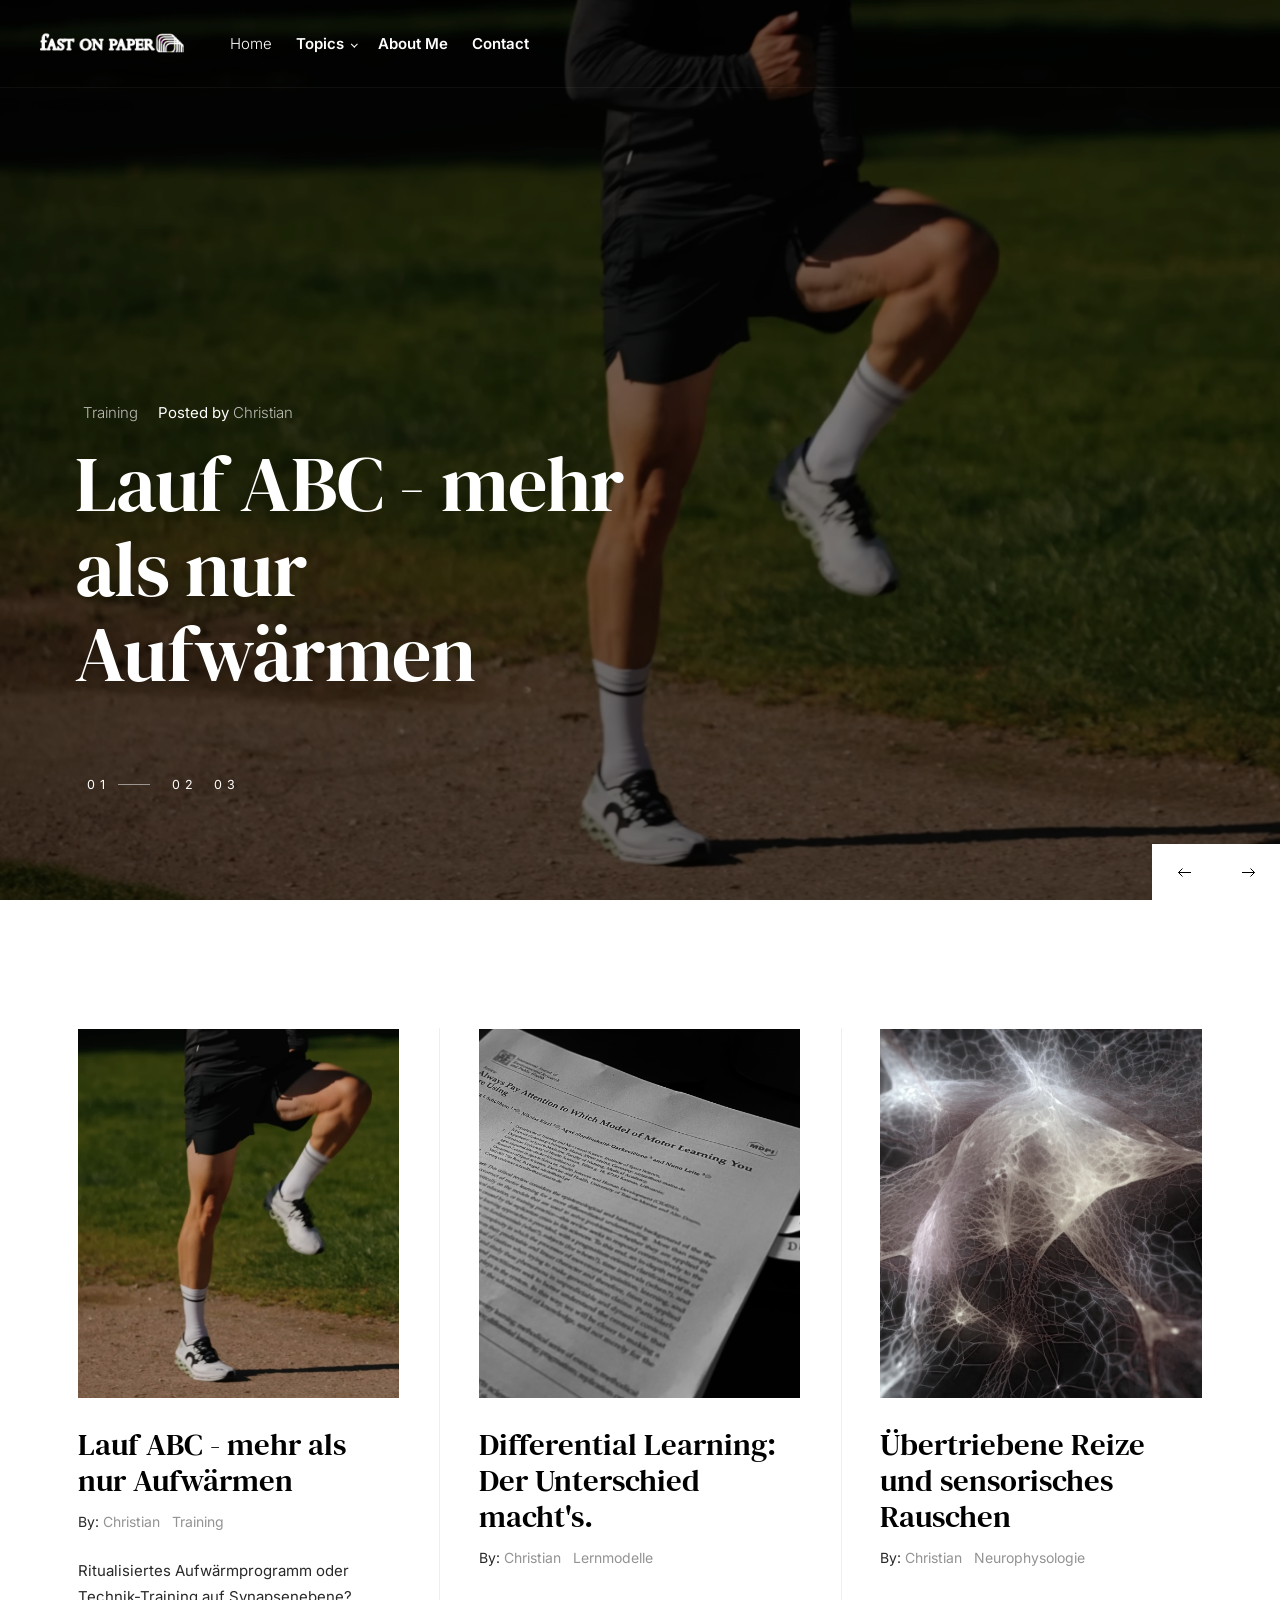
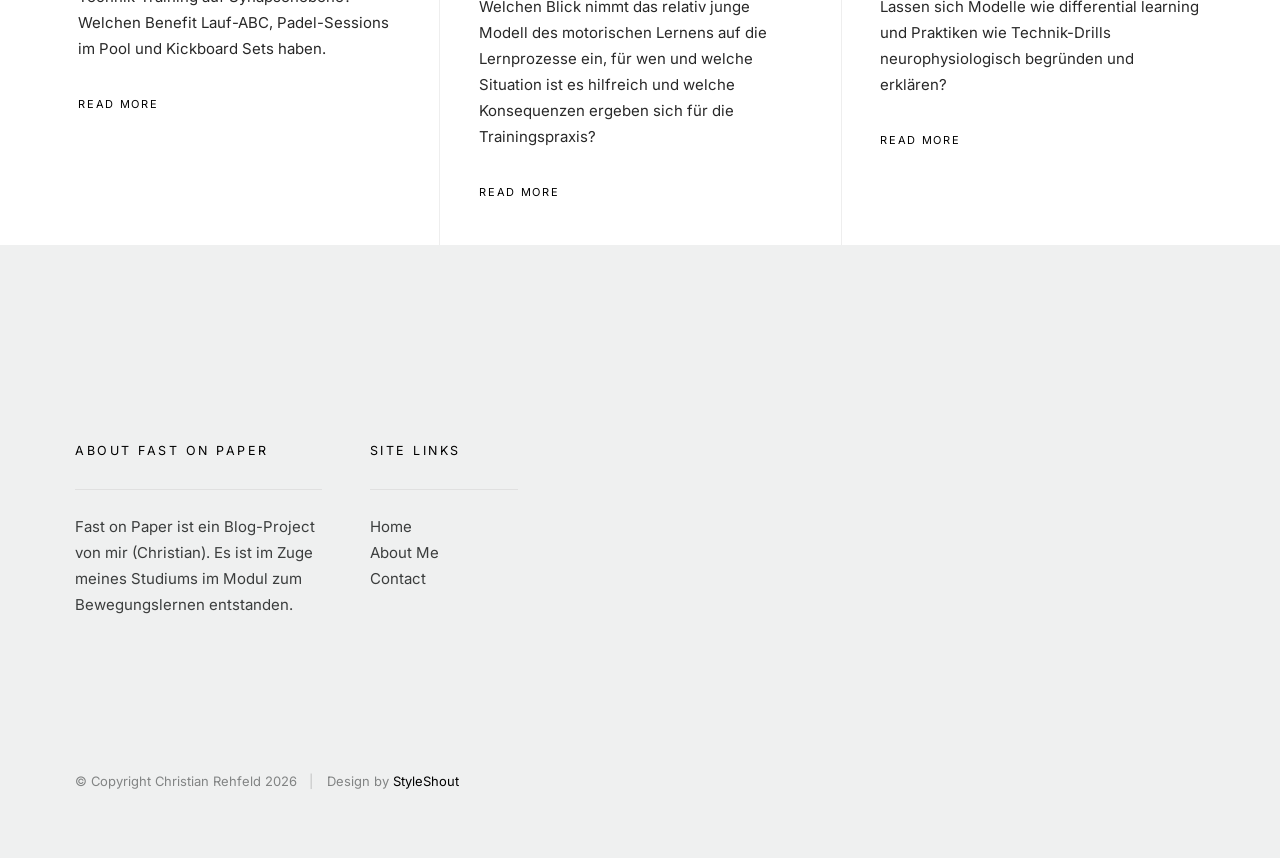
<file: index.html>
<!DOCTYPE html>
<html class="no-js" lang="en">
<head>

    <!--- basic page needs
    ================================================== -->
    <meta charset="utf-8">
    <title>Fast on Paper</title>
    <meta name="description" content="">
    <meta name="author" content="">

    <!-- mobile specific metas
    ================================================== -->
    <meta name="viewport" content="width=device-width, initial-scale=1">

    <!-- CSS
    ================================================== -->
    <link rel="stylesheet" href="css/vendor.css">
    <link rel="stylesheet" href="css/styles.css">

    <!-- script
    ================================================== -->
    <script src="js/modernizr.js"></script>
    <script defer src="js/fontawesome/all.min.js"></script>

    <!-- favicons
    ================================================== -->
    <link rel="apple-touch-icon" sizes="180x180" href="apple-touch-icon.png">
    <link rel="icon" type="image/png" sizes="32x32" href="favicon-32x32.png">
    <link rel="icon" type="image/png" sizes="16x16" href="favicon-16x16.png">
    <link rel="manifest" href="site.webmanifest">

</head>

<body id="top">


    <!-- preloader
    ================================================== -->
    <div id="preloader"> 
    	<div id="loader"></div>
    </div>


    <!-- header
    ================================================== -->
    <header class="s-header">

        <div class="s-header__logo">
            <a class="logo" href="index.html">
                <img src="images/fop_logo.svg" alt="Homepage">
            </a>
        </div>

        <div class="row s-header__navigation">

            <nav class="s-header__nav-wrap">

                <h3 class="s-header__nav-heading h6">Navigate to</h3>

                <ul class="s-header__nav">
                    <li class="current"><a href="index.html" title="">Home</a></li>
                    <li class="has-children">
                        <a href="#0" title="">Topics</a>
                        <ul class="sub-menu">
                            <li><a href="#">Lernmodelle</a></li>
                            <li><a href="#">Neurphysiologie</a></li>
                            <li><a href="#">Vorträge</a></li>
                        </ul>
                    </li>
                    <li><a href="about.html" title="">About Me</a></li>
                    <li><a href="contact.html" title="">Contact</a></li>
                </ul> <!-- end s-header__nav -->

                <a href="#0" title="Close Menu" class="s-header__overlay-close close-mobile-menu">Close</a>

            </nav> <!-- end s-header__nav-wrap -->

        </div> <!-- end s-header__navigation -->
<!--search section is currently hidden via css rule for s-header__search-trigger-->
        <a class="s-header__toggle-menu" href="#0" title="Menu"><span>Menu</span></a>

        <div class="s-header__search">

            <div class="s-header__search-inner">
                <div class="row wide">

                    <form role="search" method="get" class="s-header__search-form" action="#">
                        <label>
                            <span class="h-screen-reader-text">Search for:</span>
                            <input type="search" class="s-header__search-field" placeholder="Search for..." value="" name="s" title="Search for:" autocomplete="off">
                        </label>
                        <input type="submit" class="s-header__search-submit" value="Search"> 
                    </form>

                    <a href="#0" title="Close Search" class="s-header__overlay-close">Close</a>

                </div> <!-- end row -->
            </div> <!-- s-header__search-inner -->

        </div> <!-- end s-header__search wrap -->	

        <a class="s-header__search-trigger" href="#">
            <svg xmlns="http://www.w3.org/2000/svg" viewBox="0 0 17.982 17.983"><path fill="#010101" d="M12.622 13.611l-.209.163A7.607 7.607 0 017.7 15.399C3.454 15.399 0 11.945 0 7.7 0 3.454 3.454 0 7.7 0c4.245 0 7.699 3.454 7.699 7.7a7.613 7.613 0 01-1.626 4.714l-.163.209 4.372 4.371-.989.989-4.371-4.372zM7.7 1.399a6.307 6.307 0 00-6.3 6.3A6.307 6.307 0 007.7 14c3.473 0 6.3-2.827 6.3-6.3a6.308 6.308 0 00-6.3-6.301z"/></svg>
        </a>

    </header> <!-- end s-header -->


    <!-- hero
    ================================================== -->
    <section id="hero" class="s-hero">

        <div class="s-hero__slider">

            <div class="s-hero__slide">

                <div class="s-hero__slide-bg" style="background-image: url('images/herobg_abc.jpg');"></div>

                <div class="row s-hero__slide-content animate-this">
                    <div class="column">
                        <div class="s-hero__slide-meta">
                            <span class="cat-links">
                                <a href="#0">Training</a>
                            </span>
                            <span class="byline"> 
                                Posted by 
                                <span class="author">
                                    <a href="#0">Christian</a>
                                </span>
                            </span>
                        </div>
                        <h1 class="s-hero__slide-text">
                            <a href="blogpost01.html">
                                Lauf ABC - mehr als nur Aufwärmen
                            </a>
                        </h1>
                    </div>
                </div>

            </div> <!-- end s-hero__slide -->

            <div class="s-hero__slide">

                <div class="s-hero__slide-bg" style="background-image: url('images/herobg_model.jpg');"></div>

                <div class="row s-hero__slide-content animate-this">
                    <div class="column">
                        <div class="s-hero__slide-meta">
                            <span class="cat-links">
                                <a href="#0">Lernmodelle</a>
                            </span>
                            <span class="byline"> 
                                Posted by 
                                <span class="author">
                                    <a href="#0">Christian</a>
                                </span>
                            </span>
                        </div>
                        <h1 class="s-hero__slide-text">
                            <a href="#0">
                                Differential Learning: Der Unterschied macht's.
                            </a>
                        </h1>
                    </div>
                </div>

            </div> <!-- end s-hero__slide -->

            <div class="s-hero__slide">

                <div class="s-hero__slide-bg" style="background-image: url('images/herobg_neuro.jpg');"></div>

                <div class="row s-hero__slide-content animate-this">
                    <div class="column">
                        <div class="s-hero__slide-meta">
                            <span class="cat-links">
                                <a href="#0">Neurophysiologie</a>
                            </span>
                            <span class="byline"> 
                                Posted by 
                                <span class="author">
                                    <a href="#0">Christian</a>
                                </span>
                            </span>
                        </div>
                        <h1 class="s-hero__slide-text">
                            <a href="#0">
                                Übertriebene Reize und sensorisches Rauschen
                            </a>
                        </h1>
                    </div>
                </div>

            </div> <!-- end s-hero__slide -->

        </div> <!-- end s-hero__slider -->
<!--this section is currently hidden via css rule-->
        <div class="s-hero__social hide-on-mobile-small">
            <p>Follow</p>
            <span></span>
            <ul class="s-hero__social-icons">
                <li><a href="#0"><i class="fab fa-facebook-f" aria-hidden="true"></i></a></li>
                <li><a href="#0"><i class="fab fa-twitter" aria-hidden="true"></i></a></li>
                <li><a href="#0"><i class="fab fa-instagram" aria-hidden="true"></i></a></li>
                <li><a href="#0"><i class="fab fa-dribbble" aria-hidden="true"></i></a></li>
            </ul>
        </div> <!-- end s-hero__social -->

        <div class="nav-arrows s-hero__nav-arrows">
            <button class="s-hero__arrow-prev">
                <svg viewBox="0 0 15 15" xmlns="http://www.w3.org/2000/svg" width="15" height="15"><path d="M1.5 7.5l4-4m-4 4l4 4m-4-4H14" stroke="currentColor"></path></svg>
            </button>
            <button class="s-hero__arrow-next">
               <svg viewBox="0 0 15 15" xmlns="http://www.w3.org/2000/svg" width="15" height="15"><path d="M13.5 7.5l-4-4m4 4l-4 4m4-4H1" stroke="currentColor"></path></svg>
            </button>
        </div> <!-- end s-hero__arrows -->

    </section> <!-- end s-hero -->


    <!-- content
    ================================================== -->
    <section class="s-content s-content--no-top-padding">


        <!-- masonry
        ================================================== -->
        <div class="s-bricks">

            <div class="masonry">
                <div class="bricks-wrapper h-group">

                    <div class="grid-sizer"></div>

                    <div class="lines">
                        <span></span>
                        <span></span>
                        <span></span>
                    </div>

                    <article class="brick entry" data-aos="fade-up">
    
                        <div class="entry__thumb">
                            <a href="blogpost01.html" class="thumb-link">
                                <img src="images/thumbs/masonry/abc-600.jpg" 
                                     srcset="images/thumbs/masonry/abc-600.jpg 1x, images/thumbs/masonry/abc-1200.jpg 2x" alt="">
                            </a>
                        </div> <!-- end entry__thumb -->
    
                        <div class="entry__text">
                            <div class="entry__header">
                                <h1 class="entry__title"><a href="blogpost01.html">Lauf ABC - mehr als nur Aufwärmen</a></h1>
                                
                                <div class="entry__meta">
                                    <span class="byline">By:
                                        <span class='author'>
                                            <a href="#0">Christian</a>
                                    </span>
                                </span>
                                    <span class="cat-links">
                                        <a href="#0">Training</a>
                                    </span>
                                </div>
                            </div>
                            <div class="entry__excerpt">
                                <p>
                                Ritualisiertes Aufwärmprogramm oder Technik-Training auf Synapsenebene? Welchen Benefit Lauf-ABC, Padel-Sessions im Pool und Kickboard Sets haben.
                                </p>
                            </div>
                            <a class="entry__more-link" href="blogpost01.html">Read more</a>
                        </div> <!-- end entry__text -->
                    
                    </article> <!-- end article -->

                    <article class="brick entry" data-aos="fade-up">
        
                        <div class="entry__thumb">
                            <a href="blogpost00.html" class="thumb-link">
                                <img src="images/thumbs/masonry/journal-600.jpg" 
                                     srcset="images/thumbs/masonry/journal-600.jpg 1x, images/thumbs/masonry/journal-1200.jpg 2x" alt="">
                            </a>
                        </div> <!-- end entry__thumb -->
        
                        <div class="entry__text">
                            <div class="entry__header">
                                <h1 class="entry__title"><a href="blogpost00.html">Differential Learning: Der Unterschied macht's.</a></h1>
        
                                <div class="entry__meta">
                                    <span class="byline">By:
                                        <span class='author'>
                                            <a href="#0">Christian</a>
                                    </span>
                                </span>
                                    <span class="cat-links">
                                        <a href="#">Lernmodelle</a> 
                                    </span>
                                </div>
                            </div>
                            <div class="entry__excerpt">
                                <p>
                                Welchen Blick nimmt das relativ junge Modell des motorischen Lernens auf die Lernprozesse ein, für wen und welche Situation ist es hilfreich und welche Konsequenzen ergeben sich für die Trainingspraxis?
                                </p>
                            </div>
                            <a class="entry__more-link" href="blogpost00.html">Read More</a>
                        </div> <!-- end entry__text -->
        
                    </article> <!-- end entry -->

                    <article class="brick entry" data-aos="fade-up">
    
                        <div class="entry__thumb">
                            <a href="blogpost02.html" class="thumb-link">
                                <img src="images/thumbs/masonry/neuro-600.jpg" 
                                     srcset="images/thumbs/masonry/neuro-600.jpg 1x, images/thumbs/masonry/neuro-1200.jpg 2x" alt="">
                            </a>
                        </div> <!-- end entry__thumb -->
    
                        <div class="entry__text">
                            <div class="entry__header">
                                <h1 class="entry__title"><a href="blogpost02.html">Übertriebene Reize und sensorisches Rauschen</a></h1>
                                
                                <div class="entry__meta">
                                    <span class="byline">By:
                                        <span class='author'>
                                            <a href="#0">Christian</a>
                                    </span>
                                </span>
                                    <span class="cat-links">
                                        <a href="#0">Neurophysologie</a>
                                    </span>
                                </div>
                            </div>
                            <div class="entry__excerpt">
                                <p>
                                Lassen sich Modelle wie differential learning und Praktiken wie Technik-Drills neurophysiologisch begründen und erklären?
                                </p>
                            </div>
                            <a class="entry__more-link" href="blogpost02.html">Read more</a>
                        </div> <!-- end entry__text -->
                    
                    </article> <!-- end article -->
 
                </div> <!-- end brick-wrapper -->

            </div> <!-- end masonry -->
<!-- the following part is for multiple page setup (page 1 2 3 etc.) which i commented out as there is no use for it right now-->
            <!--
            <div class="row">
                <div class="column large-12">
                    <nav class="pgn">
                        <ul>
                            <li>
                                <span class="pgn__prev" href="#0">
                                    Prev
                                </span>
                            </li>
                            <li><a class="pgn__num" href="#0">1</a></li>
                            <li><span class="pgn__num current">2</span></li>
                            <li><a class="pgn__num" href="#0">3</a></li>
                            <li><a class="pgn__num" href="#0">4</a></li>
                            <li><a class="pgn__num" href="#0">5</a></li>
                            <li><span class="pgn__num dots">…</span></li>
                            <li><a class="pgn__num" href="#0">8</a></li>
                            <li>
                                <span class="pgn__next" href="#0">
                                    Next
                                </span>
                            </li>
                        </ul>-->
                   <!-- </nav> end pgn -->
                <!--</div> end column -->
            <!--</div> end row -->

        </div> <!-- end s-bricks -->

    </section> <!-- end s-content -->


    <!-- footer
    ================================================== -->
    <footer class="s-footer">

        <div class="s-footer__main">

            <div class="row">

                <div class="column large-3 medium-6 tab-12 s-footer__info">

                    <h5>About Fast on Paper</h5>

                    <p>
                    Fast on Paper ist ein Blog-Project von mir (Christian). Es ist im Zuge meines Studiums im Modul zum Bewegungslernen entstanden.  
                    </p>

                </div> <!-- end s-footer__info -->

                <div class="column large-2 medium-3 tab-6 s-footer__site-links">

                    <h5>Site Links</h5>

                    <ul>
                        <li><a href="index.html">Home</a></li>
                        <li><a href="about.html">About Me</a></li>
                        <li><a href="contact.html">Contact</a></li>
                    </ul>

                </div> <!-- end s-footer__site-links -->  

<!--this section is hidden via css rule right now-->
                <div class="column large-2 medium-3 tab-6 s-footer__social-links">

                    <h5>Follow Me</h5>

                    <ul>
                        <li><a href="#0">Twitter</a></li>
                        <li><a href="#0">Facebook</a></li>
                        <li><a href="#0">Dribbble</a></li>
                        <li><a href="#0">Pinterest</a></li>
                        <li><a href="#0">Instagram</a></li>
                    </ul>

                </div> <!-- end s-footer__social links --> 

<!--this section is hidden via css rule right now-->
                <div class="column large-3 medium-6 tab-12 s-footer__subscribe">

                    <h5>Sign Up for Newsletter</h5>

                    <p>Trag dich ein, um Updates zu Artikeln und dem Blog zu erhalten.</p>

                    <div class="subscribe-form">
                
                        <form id="mc-form" class="group" novalidate="true">

                            <input type="email" value="" name="dEmail" class="email" id="mc-email" placeholder="Your Email Address" required=""> 
                
                            <input type="submit" name="subscribe" value="subscribe" >
                
                            <label for="mc-email" class="subscribe-message"></label>
                
                        </form>

                    </div>

                </div> <!-- end s-footer__subscribe -->

            </div> <!-- end row -->

        </div> <!-- end s-footer__main -->

        <div class="s-footer__bottom">
            <div class="row">
                <div class="column">
                    <div class="ss-copyright">
                        <span>© Copyright Christian Rehfeld 2026</span> 
                        <span>Design by <a href="https://www.styleshout.com/">StyleShout</a></span>
                    </div> <!-- end ss-copyright -->
                </div>
            </div> 

            <div class="ss-go-top">
                <a class="smoothscroll" title="Back to Top" href="#top">
                    <svg viewBox="0 0 15 15" fill="none" xmlns="http://www.w3.org/2000/svg" width="15" height="15"><path d="M7.5 1.5l.354-.354L7.5.793l-.354.353.354.354zm-.354.354l4 4 .708-.708-4-4-.708.708zm0-.708l-4 4 .708.708 4-4-.708-.708zM7 1.5V14h1V1.5H7z" fill="currentColor"></path></svg>
                </a>
            </div> <!-- end ss-go-top -->
        </div> <!-- end s-footer__bottom -->

   </footer> <!-- end s-footer -->


    <!-- Java Script
    ================================================== -->
    <script src="js/jquery-3.5.0.min.js"></script>
    <script src="js/plugins.js"></script>
    <script src="js/main.js"></script>

</body>

</html>
</file>
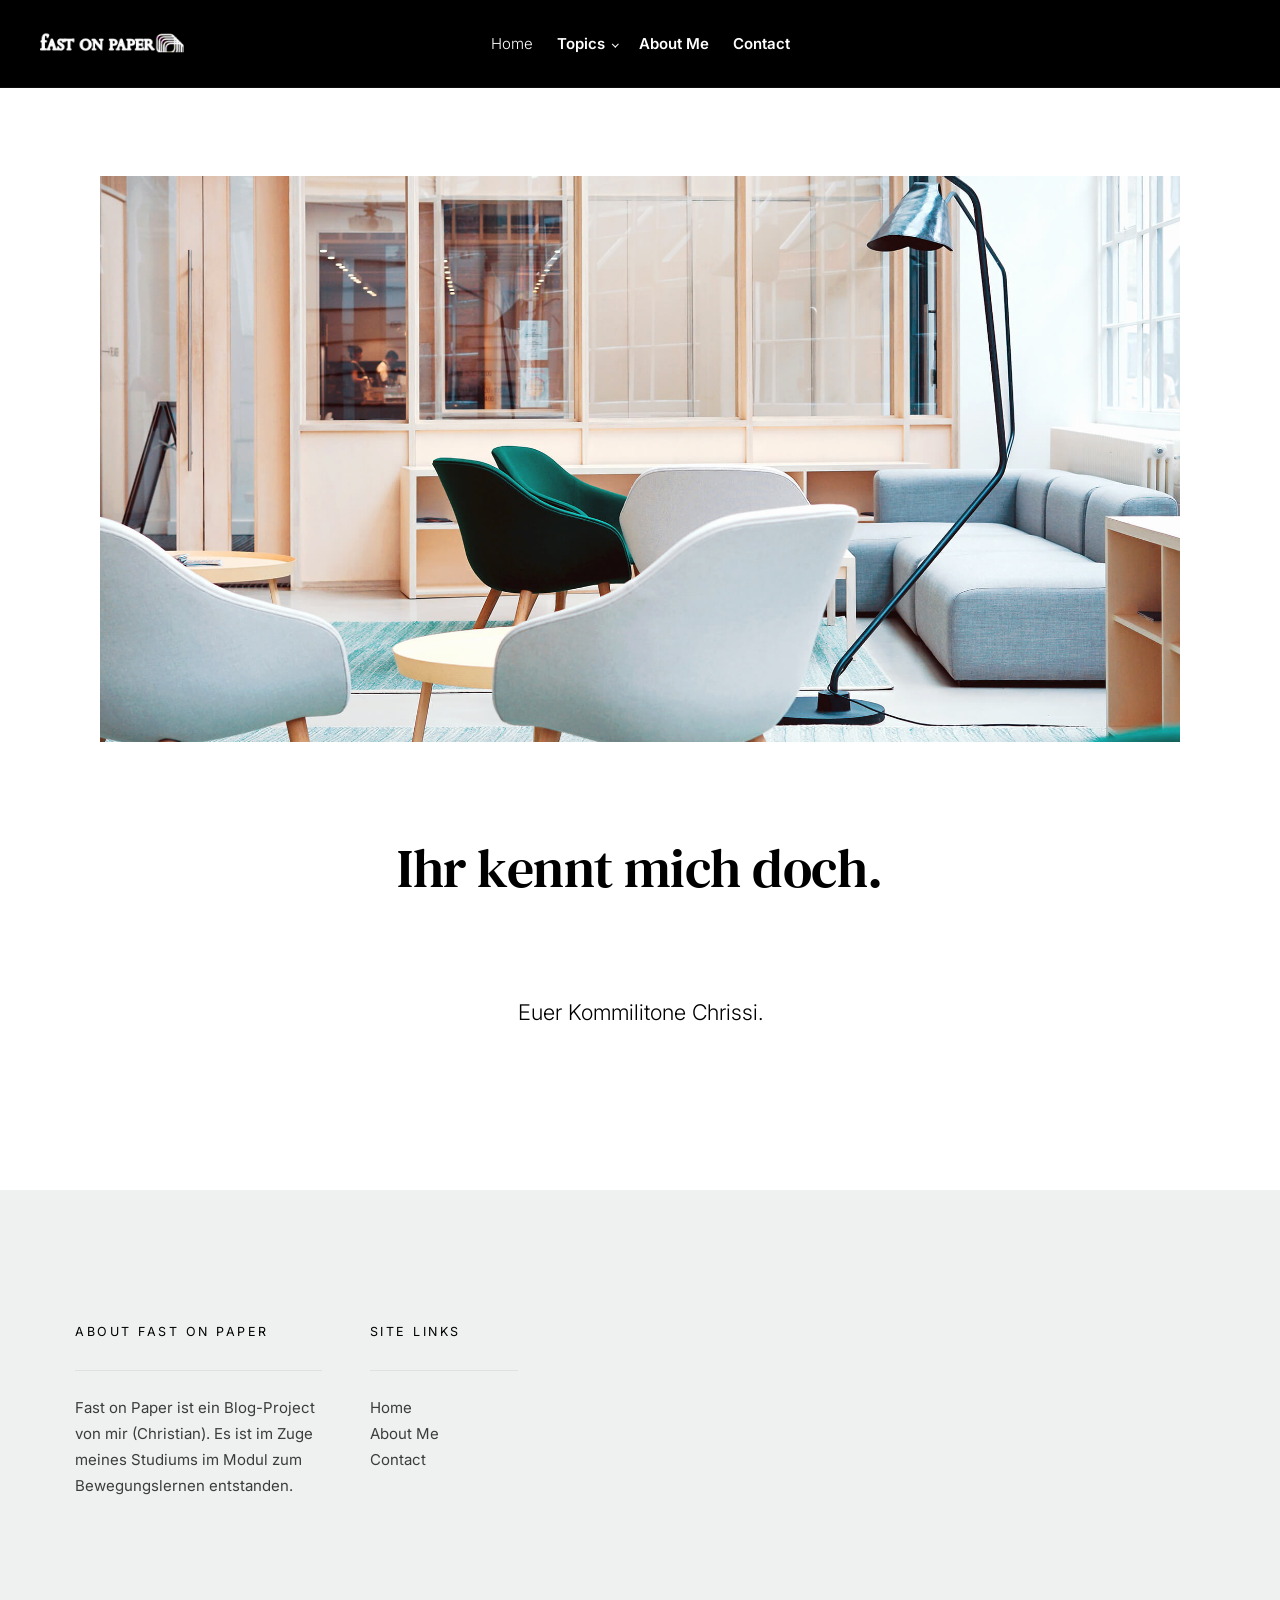
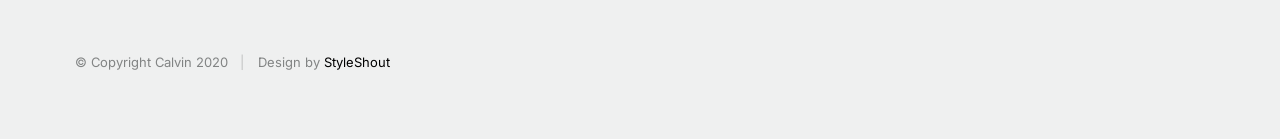
<file: about.html>
<!DOCTYPE html>
<html class="no-js" lang="en">
<head>

    <!--- basic page needs
    ================================================== -->
    <meta charset="utf-8">
    <title>About</title>
    <meta name="description" content="">
    <meta name="author" content="">

    <!-- mobile specific metas
    ================================================== -->
    <meta name="viewport" content="width=device-width, initial-scale=1">

    <!-- CSS
    ================================================== -->
    <link rel="stylesheet" href="css/vendor.css">
    <link rel="stylesheet" href="css/styles.css">

    <!-- script
    ================================================== -->
    <script src="js/modernizr.js"></script>
    <script defer src="js/fontawesome/all.min.js"></script>

    <!-- favicons
    ================================================== -->
    <link rel="apple-touch-icon" sizes="180x180" href="apple-touch-icon.png">
    <link rel="icon" type="image/png" sizes="32x32" href="favicon-32x32.png">
    <link rel="icon" type="image/png" sizes="16x16" href="favicon-16x16.png">
    <link rel="manifest" href="site.webmanifest">

</head>

<body id="top">


    <!-- preloader
    ================================================== -->
    <div id="preloader"> 
    	<div id="loader"></div>
    </div>


    <!-- header
    ================================================== -->
    <header class="s-header s-header--opaque">

        <div class="s-header__logo">
            <a class="logo" href="index.html">
                <img src="images/fop_logo.svg" alt="Homepage">
            </a>
        </div>

        <div class="row s-header__navigation">

            <nav class="s-header__nav-wrap">

                <h3 class="s-header__nav-heading h6">Navigate to</h3>

                <ul class="s-header__nav">
                    <li class="current"><a href="index.html" title="">Home</a></li>
                    <li class="has-children">
                        <a href="#0" title="">Topics</a>
                        <ul class="sub-menu">
                            <li><a href="#">Training</a></li>
                            <li><a href="#">Lernmodelle</a></li>
                            <li><a href="#">Neurophysiologie</a></li>  
                        </ul>
                    </li>
                    <li><a href="about.html" title="">About Me</a></li>
                    <li><a href="contact.html" title="">Contact</a></li>
                </ul> <!-- end s-header__nav -->

                <a href="#0" title="Close Menu" class="s-header__overlay-close close-mobile-menu">Close</a>

            </nav> <!-- end s-header__nav-wrap -->

        </div> <!-- end s-header__navigation -->

        <a class="s-header__toggle-menu" href="#0" title="Menu"><span>Menu</span></a>

        <div class="s-header__search">

            <div class="s-header__search-inner">
                <div class="row wide">

                    <form role="search" method="get" class="s-header__search-form" action="#">
                        <label>
                            <span class="h-screen-reader-text">Search for:</span>
                            <input type="search" class="s-header__search-field" placeholder="Search for..." value="" name="s" title="Search for:" autocomplete="off">
                        </label>
                        <input type="submit" class="s-header__search-submit" value="Search"> 
                    </form>

                    <a href="#0" title="Close Search" class="s-header__overlay-close">Close</a>

                </div> <!-- end row -->
            </div> <!-- s-header__search-inner -->

        </div> <!-- end s-header__search wrap -->	

        <a class="s-header__search-trigger" href="#">
            <svg xmlns="http://www.w3.org/2000/svg" viewBox="0 0 17.982 17.983"><path fill="#010101" d="M12.622 13.611l-.209.163A7.607 7.607 0 017.7 15.399C3.454 15.399 0 11.945 0 7.7 0 3.454 3.454 0 7.7 0c4.245 0 7.699 3.454 7.699 7.7a7.613 7.613 0 01-1.626 4.714l-.163.209 4.372 4.371-.989.989-4.371-4.372zM7.7 1.399a6.307 6.307 0 00-6.3 6.3A6.307 6.307 0 007.7 14c3.473 0 6.3-2.827 6.3-6.3a6.308 6.308 0 00-6.3-6.301z"/></svg>
        </a>

    </header> <!-- end s-header -->


    <!-- content
    ================================================== -->
    <section class="s-content">

        <div class="row">
            <div class="column large-12">

                <article class="s-content__entry">

                    <div class="s-content__media">
                        <img src="images/thumbs/about/about-1050.jpg" 
                                srcset="images/thumbs/about/about-2100.jpg 2100w, 
                                        images/thumbs/about/about-1050.jpg 1050w, 
                                        images/thumbs/about/about-525.jpg 525w" sizes="(max-width: 2100px) 100vw, 2100px" alt="">

                    </div> <!-- end s-content__media -->

                    <div class="s-content__entry-header">
                        <h1 class="s-content__title">Ihr kennt mich doch.</h1>
                    </div> <!-- end s-content__entry-header -->

                    <div class="s-content__primary">

                        <div class="s-content__page-content">

                            <p class="lead">
                            Euer Kommilitone Chrissi. 
                            </p>
                            
                           
                        </div> <!-- end s-entry__page-content -->

                    </div> <!-- end s-content__primary -->
                </article> <!-- end entry -->

            </div> <!-- end column -->
        </div> <!-- end row -->

    </section> <!-- end s-content -->


    <!-- footer
    ================================================== -->
    <footer class="s-footer">

        <div class="s-footer__main">

            <div class="row">

                <div class="column large-3 medium-6 tab-12 s-footer__info">

                    <h5>About Fast on Paper</h5>

                    <p>
                    Fast on Paper ist ein Blog-Project von mir (Christian). Es ist im Zuge meines Studiums im Modul zum Bewegungslernen entstanden.  
                    </p>

                </div> <!-- end s-footer__info -->

                <div class="column large-2 medium-3 tab-6 s-footer__site-links">

                    <h5>Site Links</h5>

                    <ul>
                        <li><a href="index.html">Home</a></li>
                        <li><a href="about.html">About Me</a></li>
                        <li><a href="contact.html">Contact</a></li>
                    </ul>

                </div> <!-- end s-footer__site-links -->  

<!--this section is hidden via css rule right now-->
                <div class="column large-2 medium-3 tab-6 s-footer__social-links">

                    <h5>Follow Me</h5>

                    <ul>
                        <li><a href="#0">Twitter</a></li>
                        <li><a href="#0">Facebook</a></li>
                        <li><a href="#0">Dribbble</a></li>
                        <li><a href="#0">Pinterest</a></li>
                        <li><a href="#0">Instagram</a></li>
                    </ul>

                </div> <!-- end s-footer__social links --> 

<!--this section is hidden via css rule right now-->
                <div class="column large-3 medium-6 tab-12 s-footer__subscribe">

                    <h5>Sign Up for Newsletter</h5>

                    <p>Trag dich ein, um Updates zu Artikeln und dem Blog zu erhalten.</p>

                    <div class="subscribe-form">
                
                        <form id="mc-form" class="group" novalidate="true">

                            <input type="email" value="" name="dEmail" class="email" id="mc-email" placeholder="Your Email Address" required=""> 
                
                            <input type="submit" name="subscribe" value="subscribe" >
                
                            <label for="mc-email" class="subscribe-message"></label>
                
                        </form>

                    </div>

                </div> <!-- end s-footer__subscribe -->

            </div> <!-- end row -->

        </div> <!-- end s-footer__main -->

        <div class="s-footer__bottom">
            <div class="row">
                <div class="column">
                    <div class="ss-copyright">
                        <span>© Copyright Calvin 2020</span> 
                        <span>Design by <a href="https://www.styleshout.com/">StyleShout</a></span>
                    </div> <!-- end ss-copyright -->
                </div>
            </div> 

            <div class="ss-go-top">
                <a class="smoothscroll" title="Back to Top" href="#top">
                    <svg viewBox="0 0 15 15" fill="none" xmlns="http://www.w3.org/2000/svg" width="15" height="15"><path d="M7.5 1.5l.354-.354L7.5.793l-.354.353.354.354zm-.354.354l4 4 .708-.708-4-4-.708.708zm0-.708l-4 4 .708.708 4-4-.708-.708zM7 1.5V14h1V1.5H7z" fill="currentColor"></path></svg>
                </a>
            </div> <!-- end ss-go-top -->
        </div> <!-- end s-footer__bottom -->

   </footer> <!-- end s-footer -->


    <!-- Java Script
    ================================================== -->
    <script src="js/jquery-3.5.0.min.js"></script>
    <script src="js/plugins.js"></script>
    <script src="js/main.js"></script>

</body>

</html>
</file>
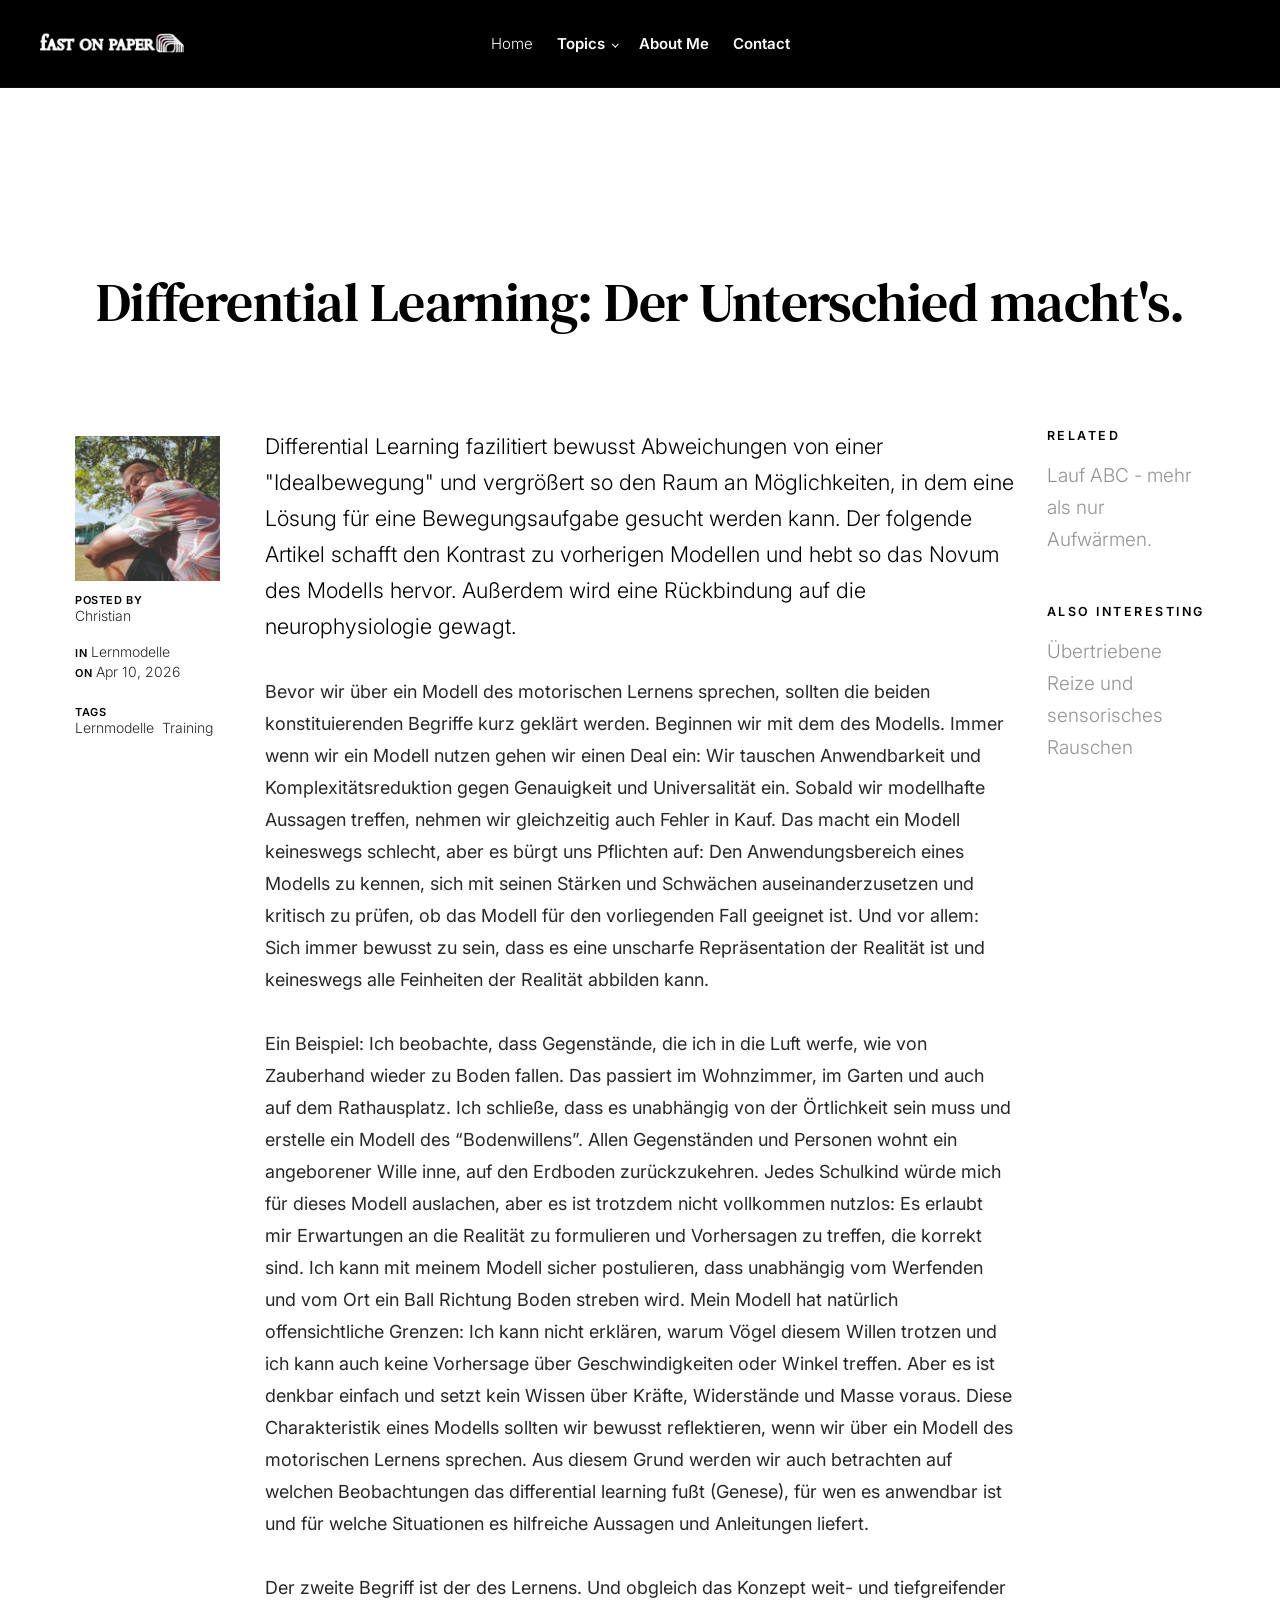
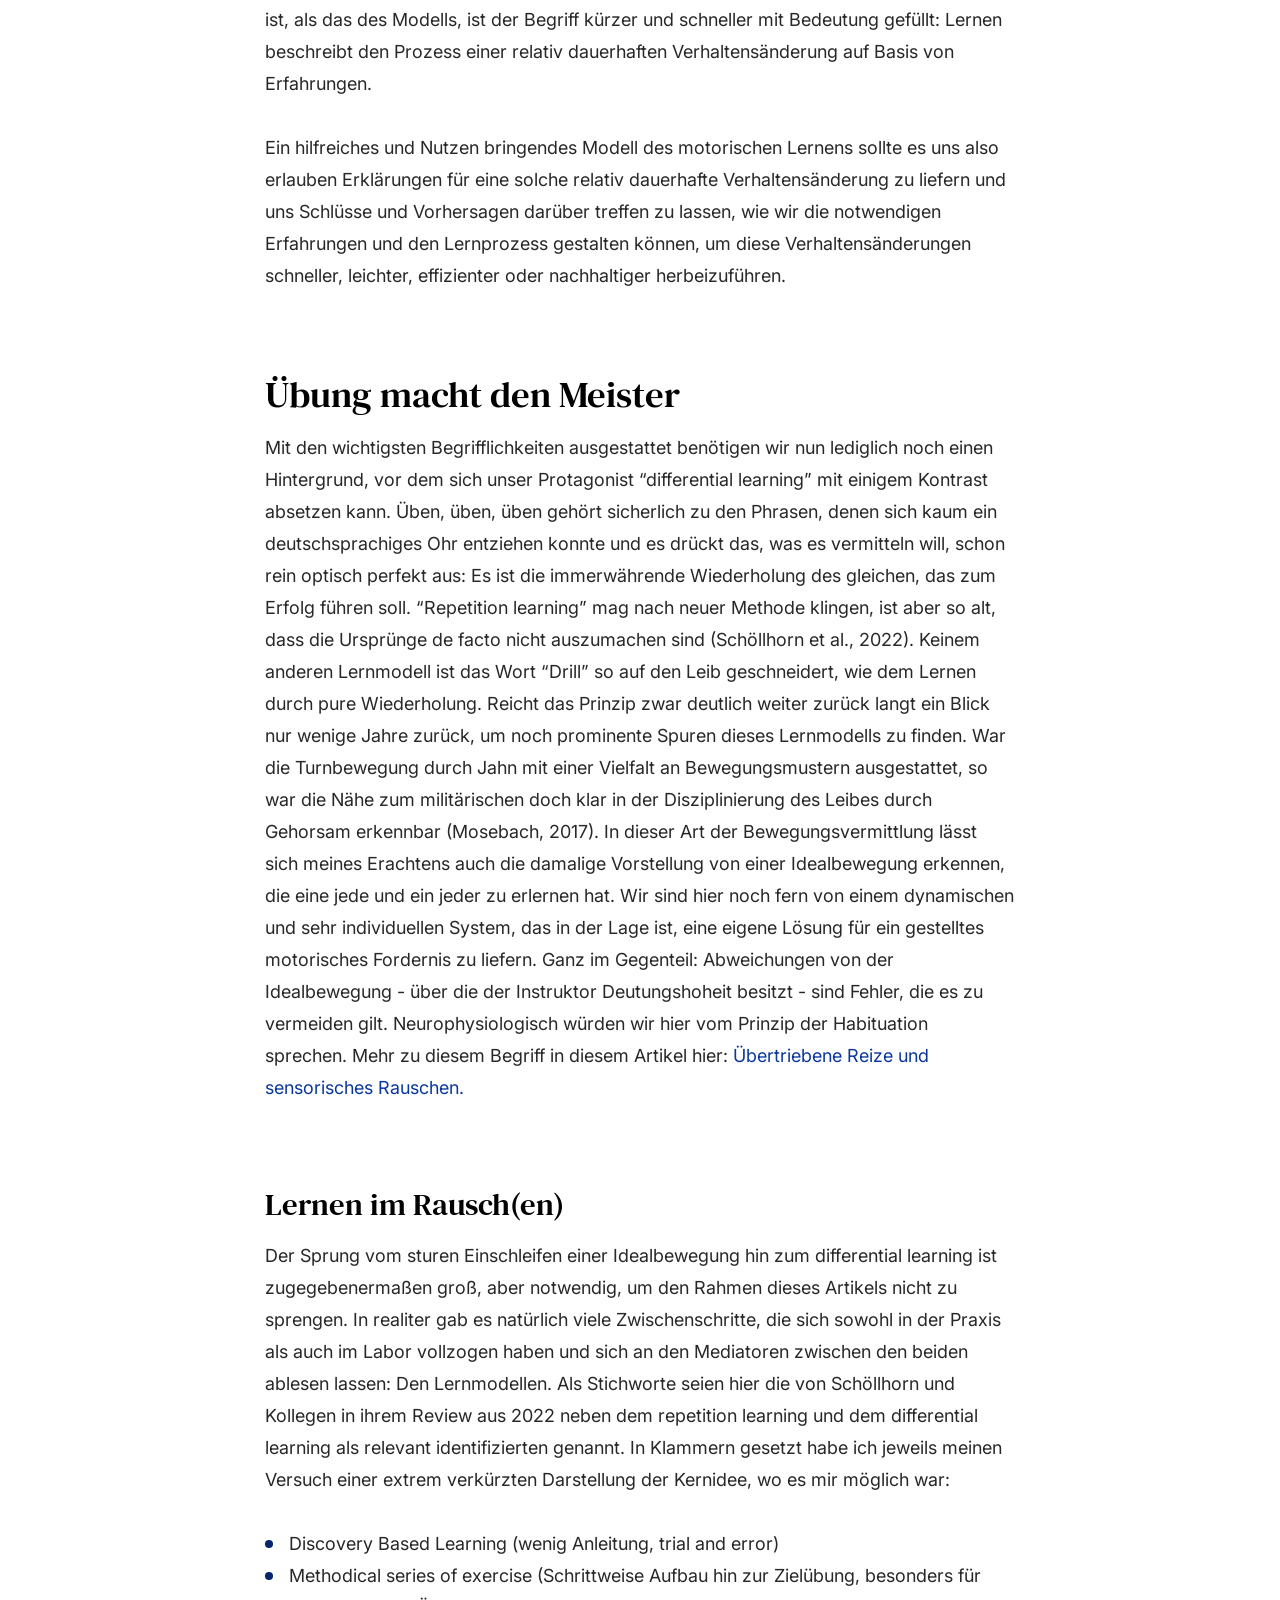
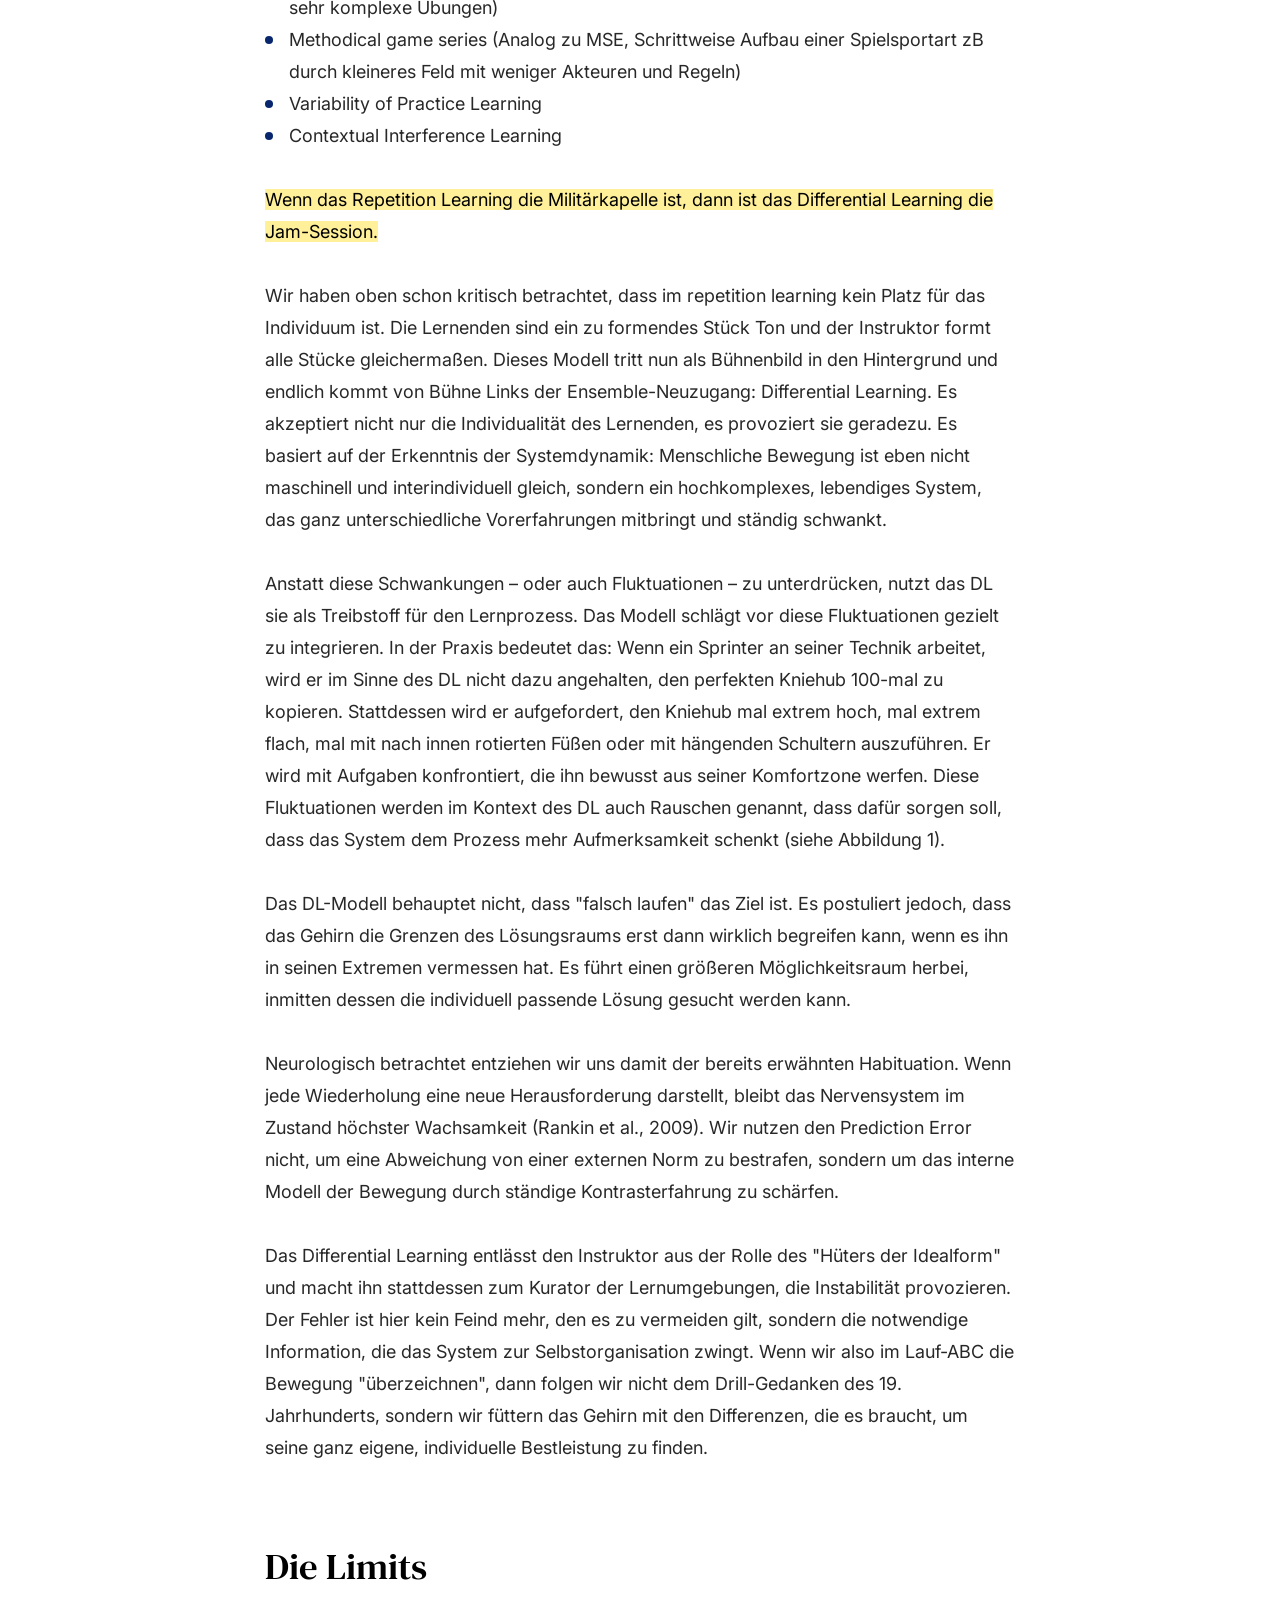
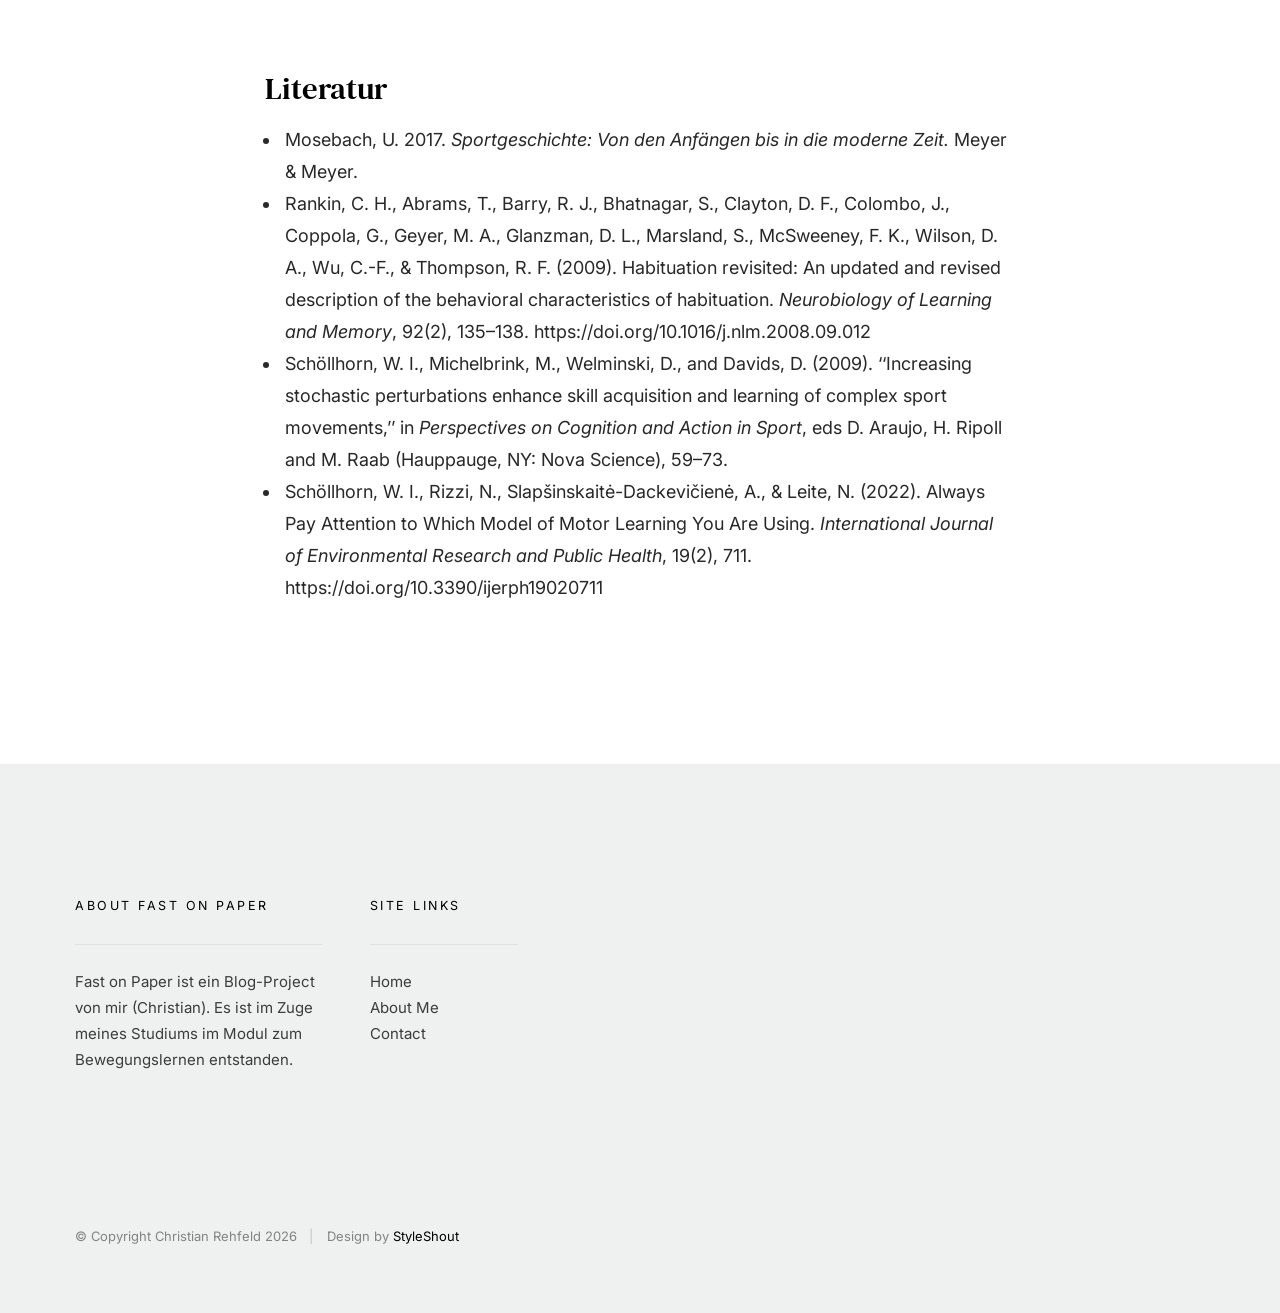
<file: blogpost00.html>
<!DOCTYPE html>
<html class="no-js" lang="en">
<head>

    <!--- basic page needs
    ================================================== -->
    <meta charset="utf-8">
    <title>FoP Blogpost</title>
    <meta name="description" content="">
    <meta name="author" content="">

    <!-- mobile specific metas
    ================================================== -->
    <meta name="viewport" content="width=device-width, initial-scale=1">

    <!-- CSS
    ================================================== -->
    <link rel="stylesheet" href="css/vendor.css">
    <link rel="stylesheet" href="css/styles.css">

    <!-- script
    ================================================== -->
    <script src="js/modernizr.js"></script>
    <script defer src="js/fontawesome/all.min.js"></script>

    <!-- favicons
    ================================================== -->
    <link rel="apple-touch-icon" sizes="180x180" href="apple-touch-icon.png">
    <link rel="icon" type="image/png" sizes="32x32" href="favicon-32x32.png">
    <link rel="icon" type="image/png" sizes="16x16" href="favicon-16x16.png">
    <link rel="manifest" href="site.webmanifest">

</head>

<body id="top">


    <!-- preloader
    ================================================== -->
    <div id="preloader"> 
    	<div id="loader"></div>
    </div>


    <!-- header
    ================================================== -->
    <header class="s-header s-header--opaque">

        <div class="s-header__logo">
            <a class="logo" href="index.html">
                <img src="images/fop_logo.svg" alt="Homepage">
            </a>
        </div>

        <div class="row s-header__navigation">

            <nav class="s-header__nav-wrap">

                <h3 class="s-header__nav-heading h6">Navigate to</h3>

                <ul class="s-header__nav">
                    <li class="current"><a href="index.html" title="">Home</a></li>
                    <li class="has-children">
                        <a href="#0" title="">Topics</a>
                        <ul class="sub-menu">
                            <li><a href="#">Training</a></li>
                            <li><a href="#">Lernmodelle</a></li>
                            <li><a href="#">Neurophysiologie</a></li>    
                        </ul>
                    </li>
                    <li><a href="about.html" title="">About Me</a></li>
                    <li><a href="contact.html" title="">Contact</a></li>
                </ul> <!-- end s-header__nav -->

                <a href="#0" title="Close Menu" class="s-header__overlay-close close-mobile-menu">Close</a>

            </nav> <!-- end s-header__nav-wrap -->

        </div> <!-- end s-header__navigation -->

        <a class="s-header__toggle-menu" href="#0" title="Menu"><span>Menu</span></a>

        <div class="s-header__search">

            <div class="s-header__search-inner">
                <div class="row wide">

                    <form role="search" method="get" class="s-header__search-form" action="#">
                        <label>
                            <span class="h-screen-reader-text">Search for:</span>
                            <input type="search" class="s-header__search-field" placeholder="Search for..." value="" name="s" title="Search for:" autocomplete="off">
                        </label>
                        <input type="submit" class="s-header__search-submit" value="Search"> 
                    </form>

                    <a href="#0" title="Close Search" class="s-header__overlay-close">Close</a>

                </div> <!-- end row -->
            </div> <!-- s-header__search-inner -->

        </div> <!-- end s-header__search wrap -->	

        <a class="s-header__search-trigger" href="#">
            <svg xmlns="http://www.w3.org/2000/svg" viewBox="0 0 17.982 17.983"><path fill="#010101" d="M12.622 13.611l-.209.163A7.607 7.607 0 017.7 15.399C3.454 15.399 0 11.945 0 7.7 0 3.454 3.454 0 7.7 0c4.245 0 7.699 3.454 7.699 7.7a7.613 7.613 0 01-1.626 4.714l-.163.209 4.372 4.371-.989.989-4.371-4.372zM7.7 1.399a6.307 6.307 0 00-6.3 6.3A6.307 6.307 0 007.7 14c3.473 0 6.3-2.827 6.3-6.3a6.308 6.308 0 00-6.3-6.301z"/></svg>
        </a>

    </header> <!-- end s-header -->


    <!-- content
    ================================================== -->
    <section class="s-content">

        <div class="row">
            <div class="column large-12">

                <article class="s-content__entry format-standard">
                    <!-- the following is the header pic of the blogpost and currently commented out ============================
                    <div class="s-content__media">
                        <div class="s-content__post-thumb">
                            <img src="images/thumbs/single/single-post-1050.jpg" 
                                 srcset="images/thumbs/single/single-post-2100.jpg 2100w, 
                                         images/thumbs/single/single-post-1050.jpg 1050w, 
                                         images/thumbs/single/single-post-525.jpg 525w" sizes="(max-width: 2100px) 100vw, 2100px" alt="">
                        </div>
                    </div> <!-- end s-content__media -->

                    <div class="s-content__entry-header">
                        <h1 class="s-content__title s-content__title--post">Differential Learning: Der Unterschied macht's.</h1>
                    </div> <!-- end s-content__entry-header -->

                    <div class="s-content__primary">

                        <div class="s-content__entry-content">

                            <p class="lead">
                            Differential Learning fazilitiert bewusst Abweichungen von einer "Idealbewegung" und vergrößert so den Raum an Möglichkeiten,
                            in dem eine Lösung für eine Bewegungsaufgabe gesucht werden kann. Der folgende Artikel schafft den Kontrast zu vorherigen Modellen und hebt
                            so das Novum des Modells hervor. Außerdem wird eine Rückbindung auf die neurophysiologie gewagt. </p> 
    
                            <p>
                            Bevor wir über ein Modell des motorischen Lernens sprechen, sollten die beiden konstituierenden Begriffe kurz geklärt werden. Beginnen wir mit dem des Modells. Immer wenn wir ein Modell nutzen gehen wir einen Deal ein: Wir tauschen Anwendbarkeit und Komplexitätsreduktion gegen Genauigkeit und Universalität ein. Sobald wir modellhafte Aussagen treffen, nehmen wir gleichzeitig auch Fehler in Kauf. Das macht ein Modell keineswegs schlecht, aber es bürgt uns Pflichten auf: Den Anwendungsbereich eines Modells zu kennen, sich mit seinen Stärken und Schwächen auseinanderzusetzen und kritisch zu prüfen, ob das Modell für den vorliegenden Fall geeignet ist. Und vor allem: Sich immer bewusst zu sein, dass es eine unscharfe Repräsentation der Realität ist und keineswegs alle Feinheiten der Realität abbilden kann. 
                            </p>

    
                            <p>
                            Ein Beispiel: Ich beobachte, dass Gegenstände, die ich in die Luft werfe, wie von Zauberhand wieder zu Boden fallen. Das passiert im Wohnzimmer, im Garten und auch auf dem Rathausplatz. Ich schließe, dass es unabhängig von der Örtlichkeit sein muss und erstelle ein Modell des “Bodenwillens”. Allen Gegenständen und Personen wohnt ein angeborener Wille inne, auf den Erdboden zurückzukehren. Jedes Schulkind würde mich für dieses Modell auslachen, aber es ist trotzdem nicht vollkommen nutzlos: Es erlaubt mir Erwartungen an die Realität zu formulieren und Vorhersagen zu treffen, die korrekt sind. Ich kann mit meinem Modell sicher postulieren, dass unabhängig vom Werfenden und vom Ort ein Ball Richtung Boden streben wird. Mein Modell hat natürlich offensichtliche Grenzen: Ich kann nicht erklären, warum Vögel diesem Willen trotzen und ich kann auch keine Vorhersage über Geschwindigkeiten oder Winkel treffen. Aber es ist denkbar einfach und setzt kein Wissen über Kräfte, Widerstände und Masse voraus. Diese Charakteristik eines Modells sollten wir bewusst reflektieren, wenn wir über ein Modell des motorischen Lernens sprechen. Aus diesem Grund werden wir auch betrachten auf welchen Beobachtungen das differential learning fußt (Genese), für wen es anwendbar ist und für welche Situationen es hilfreiche Aussagen und Anleitungen liefert. 
                            </p>

                            <p>
                            Der zweite Begriff ist der des Lernens. Und obgleich das Konzept weit- und tiefgreifender ist, als das des Modells, ist der Begriff kürzer und schneller mit Bedeutung gefüllt: Lernen beschreibt den Prozess einer relativ dauerhaften Verhaltensänderung auf Basis von Erfahrungen.
                            </p>

                            <p>
                            Ein hilfreiches und Nutzen bringendes Modell des motorischen Lernens sollte es uns also erlauben Erklärungen für eine solche relativ dauerhafte Verhaltensänderung zu liefern und uns Schlüsse und Vorhersagen darüber treffen zu lassen, wie wir die notwendigen Erfahrungen und den Lernprozess gestalten können, um diese Verhaltensänderungen schneller, leichter, effizienter oder nachhaltiger herbeizuführen. 
                            </p>
    
                            <h2>Übung macht den Meister</h2>
    
                            <p>
                            Mit den wichtigsten Begrifflichkeiten ausgestattet benötigen wir nun lediglich noch einen Hintergrund, vor dem sich unser Protagonist “differential learning” mit einigem Kontrast absetzen kann. Üben, üben, üben gehört sicherlich zu den Phrasen, denen sich kaum ein deutschsprachiges Ohr entziehen konnte und es drückt das, was es vermitteln will,  schon rein optisch perfekt aus: Es ist die immerwährende Wiederholung des gleichen, das zum Erfolg führen soll. “Repetition learning” mag nach neuer Methode klingen, ist aber so alt, dass die Ursprünge de facto nicht auszumachen sind (Schöllhorn et al., 2022). Keinem anderen Lernmodell ist das Wort “Drill” so auf den Leib geschneidert, wie dem Lernen durch pure Wiederholung. Reicht das Prinzip zwar deutlich weiter zurück langt ein Blick nur wenige Jahre zurück, um noch prominente Spuren dieses Lernmodells zu finden. War die Turnbewegung durch Jahn mit einer Vielfalt an Bewegungsmustern ausgestattet, so war die Nähe zum militärischen doch klar in der Disziplinierung des Leibes durch Gehorsam erkennbar (Mosebach, 2017). In dieser Art der Bewegungsvermittlung lässt sich meines Erachtens auch die damalige Vorstellung von einer Idealbewegung erkennen, die eine jede und ein jeder zu erlernen hat. Wir sind hier noch fern von einem dynamischen und sehr individuellen System, das in der Lage ist, eine eigene Lösung für ein gestelltes motorisches Fordernis zu liefern. Ganz im Gegenteil: Abweichungen von der Idealbewegung - über die der Instruktor Deutungshoheit besitzt - sind Fehler, die es zu vermeiden gilt. Neurophysiologisch würden wir hier vom Prinzip der Habituation sprechen. Mehr zu diesem Begriff in diesem Artikel hier: <a href="blogpost02.html">Übertriebene Reize und sensorisches Rauschen.</a>
                            </p>
    
                            <h3>Lernen im Rausch(en)</h3>
    
                            <p>
                            Der Sprung vom sturen Einschleifen einer Idealbewegung hin zum differential learning ist zugegebenermaßen groß, aber notwendig, um den Rahmen dieses Artikels nicht zu sprengen. In realiter gab es natürlich viele Zwischenschritte, die sich sowohl in der Praxis als auch im Labor vollzogen haben und sich an den Mediatoren zwischen den beiden ablesen lassen: Den Lernmodellen. Als Stichworte seien hier die von Schöllhorn und Kollegen in ihrem Review aus 2022 neben dem repetition learning und dem differential learning als relevant identifizierten genannt. In Klammern gesetzt habe ich jeweils meinen Versuch einer extrem verkürzten Darstellung der Kernidee, wo es mir möglich war:
                            </p>

                            <ul class="disc">
                                <li>Discovery Based Learning (wenig Anleitung, trial and error)</li>
                                <li>Methodical series of exercise (Schrittweise Aufbau hin zur Zielübung, besonders für sehr komplexe Übungen)</li>
                                <li>Methodical game series (Analog zu MSE, Schrittweise Aufbau einer Spielsportart zB durch kleineres Feld mit weniger Akteuren und Regeln)</li>
                                <li>Variability of Practice Learning</li>
                                <li>Contextual Interference Learning </li>
                            </ul>
    
                            <p>
                            <mark>Wenn das Repetition Learning die Militärkapelle ist, dann ist das Differential Learning die Jam-Session.</mark>
                            </p>
                                
    
                            <p>
                            Wir haben oben schon kritisch betrachtet, dass im repetition learning kein Platz für das Individuum ist. Die Lernenden sind ein zu formendes Stück Ton und der Instruktor formt alle Stücke gleichermaßen. Dieses Modell tritt nun als Bühnenbild in den Hintergrund und endlich kommt von Bühne Links der Ensemble-Neuzugang: Differential Learning. Es akzeptiert nicht nur die Individualität des Lernenden, es provoziert sie geradezu. Es basiert auf der Erkenntnis der Systemdynamik: Menschliche Bewegung ist eben nicht maschinell und interindividuell gleich, sondern ein hochkomplexes, lebendiges System, das ganz unterschiedliche Vorerfahrungen mitbringt und ständig schwankt.
                            </p>

                            <p>
                            Anstatt diese Schwankungen – oder auch Fluktuationen – zu unterdrücken, nutzt das DL sie als Treibstoff für den Lernprozess. Das Modell schlägt vor diese Fluktuationen gezielt zu integrieren. In der Praxis bedeutet das: Wenn ein Sprinter an seiner Technik arbeitet, wird er im Sinne des DL nicht dazu angehalten, den perfekten Kniehub 100-mal zu kopieren. Stattdessen wird er aufgefordert, den Kniehub mal extrem hoch, mal extrem flach, mal mit nach innen rotierten Füßen oder mit hängenden Schultern auszuführen. Er wird mit Aufgaben konfrontiert, die ihn bewusst aus seiner Komfortzone werfen. Diese Fluktuationen werden im Kontext des DL auch Rauschen genannt, dass dafür sorgen soll, dass das System dem Prozess mehr Aufmerksamkeit schenkt (siehe Abbildung 1).
                            </p>

                            <p>
                            Das DL-Modell behauptet nicht, dass "falsch laufen" das Ziel ist. Es postuliert jedoch, dass das Gehirn die Grenzen des Lösungsraums erst dann wirklich begreifen kann, wenn es ihn in seinen Extremen vermessen hat. Es führt einen größeren Möglichkeitsraum herbei, inmitten dessen die individuell passende Lösung gesucht werden kann.
                            </p>

                            <p>
                            Neurologisch betrachtet entziehen wir uns damit der bereits erwähnten Habituation. Wenn jede Wiederholung eine neue Herausforderung darstellt, bleibt das Nervensystem im Zustand höchster Wachsamkeit (Rankin et al., 2009). Wir nutzen den Prediction Error nicht, um eine Abweichung von einer externen Norm zu bestrafen, sondern um das interne Modell der Bewegung durch ständige Kontrasterfahrung zu schärfen.
                            </p>

                            <p>
                            Das Differential Learning entlässt den Instruktor aus der Rolle des "Hüters der Idealform" und macht ihn stattdessen zum Kurator der Lernumgebungen, die Instabilität provozieren. Der Fehler ist hier kein Feind mehr, den es zu vermeiden gilt, sondern die notwendige Information, die das System zur Selbstorganisation zwingt. Wenn wir also im Lauf-ABC die Bewegung "überzeichnen", dann folgen wir nicht dem Drill-Gedanken des 19. Jahrhunderts, sondern wir füttern das Gehirn mit den Differenzen, die es braucht, um seine ganz eigene, individuelle Bestleistung zu finden.
                            </p>

                            <h2>Die Limits</h2>

                            <p></p>

                            <h3>Literatur</h3>
                            <ul>
                                <li>Mosebach, U. 2017. <em>Sportgeschichte: Von den Anfängen bis in die moderne Zeit.</em> Meyer & Meyer.</li>
                                <li>Rankin, C. H., Abrams, T., Barry, R. J., Bhatnagar, S., Clayton, D. F., Colombo, J., Coppola, G., Geyer, M. A., Glanzman, D. L., Marsland, S., McSweeney, F. K., Wilson, D. A., Wu, C.-F., & Thompson, R. F. (2009). Habituation revisited: An updated and revised description of the behavioral characteristics of habituation. <em>Neurobiology of Learning and Memory</em>, 92(2), 135–138. https://doi.org/10.1016/j.nlm.2008.09.012 </li>
                                <li>Schöllhorn, W. I., Michelbrink, M., Welminski, D., and Davids, D. (2009). ‘‘Increasing stochastic perturbations enhance skill acquisition and learning of complex sport movements,’’ in <em>Perspectives on Cognition and Action in Sport</em>, eds D. Araujo, H. Ripoll and M. Raab (Hauppauge, NY: Nova Science), 59–73.</li>
                                <li>Schöllhorn, W. I., Rizzi, N., Slapšinskaitė-Dackevičienė, A., & Leite, N. (2022). Always Pay Attention to Which Model of Motor Learning You Are Using. <em>International Journal of Environmental Research and Public Health</em>, 19(2), 711. https://doi.org/10.3390/ijerph19020711</li>
                            </ul>

                        </div> <!-- end s-entry__entry-content -->

                        <!--=========================================================
                        Change category links and tags, maybe author info and pic when posting-->
                        
                        <div class="s-content__entry-meta">

                            <div class="entry-author meta-blk">
                                <div class="author-avatar">
                                    <img class="avatar" src="images/avatars/author_chris.jpg" alt="">
                                </div>
                                <div class="byline">
                                    <span class="bytext">Posted By</span>
                                    <a href="#0">Christian</a>
                                </div>
                            </div>

                            <div class="meta-bottom">
                                
                                <div class="entry-cat-links meta-blk">
                                    <div class="cat-links">
                                        <span>In</span> 
                                        <a href="#0">Lernmodelle</a>
                                    </div>

                                    <span>On</span>
                                    Apr 10, 2026
                                </div>

                                <div class="entry-tags meta-blk">
                                    <span class="tagtext">Tags</span>
                                    <a href="#">Lernmodelle</a>
                                    <a href="#">Training</a>
                                </div>

                            </div>

                        </div> <!-- s-content__entry-meta -->

                        <div class="s-content__pagenav">
                            <div class="prev-nav">
                                <a href="blogpost01.html" rel="prev">
                                    <span>Related</span>
                                    Lauf ABC - mehr als nur Aufwärmen. 
                                </a>
                            </div>
                            <div class="next-nav">
                                <a href="blogpost02.html" rel="next">
                                    <span>Also interesting</span>
                                    Übertriebene Reize und sensorisches Rauschen
                                </a>
                            </div>
                         </div> <!-- end s-content__pagenav -->

                    </div> <!-- end s-content__primary -->
                </article> <!-- end entry -->

            </div> <!-- end column -->
        </div> <!-- end row -->


        <!-- comments this section is currently hidden via css rule
        ================================================== -->
        <div class="comments-wrap">

            <div id="comments" class="row">
                <div class="column large-12">

                    <h3>5 Comments</h3>

                    <!-- START commentlist -->
                    <ol class="commentlist">

                        <li class="depth-1 comment">

                            <div class="comment__avatar">
                                <img class="avatar" src="images/avatars/user-01.jpg" alt="" width="50" height="50">
                            </div>

                            <div class="comment__content">

                                <div class="comment__info">
                                    <div class="comment__author">Itachi Uchiha</div>

                                    <div class="comment__meta">
                                        <div class="comment__time">Oct 05, 2020</div>
                                        <div class="comment__reply">
                                            <a class="comment-reply-link" href="#0">Reply</a>
                                        </div>
                                    </div>
                                </div>

                                <div class="comment__text">
                                <p>Adhuc quaerendum est ne, vis ut harum tantas noluisse, id suas iisque mei. Nec te inani ponderum vulputate,
                                facilisi expetenda has et. Iudico dictas scriptorem an vim, ei alia mentitum est, ne has voluptua praesent.</p>
                                </div>

                            </div>

                        </li> <!-- end comment level 1 -->

                        <li class="thread-alt depth-1 comment">

                            <div class="comment__avatar">
                                <img class="avatar" src="images/avatars/user-04.jpg" alt="" width="50" height="50">
                            </div>

                            <div class="comment__content">

                                <div class="comment__info">
                                    <div class="comment__author">John Doe</div>

                                    <div class="comment__meta">
                                        <div class="comment__time">Oct 05, 2020</div>
                                        <div class="comment__reply">
                                            <a class="comment-reply-link" href="#0">Reply</a>
                                        </div>
                                    </div>
                                </div>

                                <div class="comment__text">
                                <p>Sumo euismod dissentiunt ne sit, ad eos iudico qualisque adversarium, tota falli et mei. Esse euismod
                                urbanitas ut sed, et duo scaevola pericula splendide. Primis veritus contentiones nec ad, nec et
                                tantas semper delicatissimi.</p>
                                </div>

                            </div>

                            <ul class="children">

                                <li class="depth-2 comment">

                                    <div class="comment__avatar">
                                        <img class="avatar" src="images/avatars/user-03.jpg" alt="" width="50" height="50">
                                    </div>

                                    <div class="comment__content">

                                        <div class="comment__info">
                                            <div class="comment__author">Kakashi Hatake</div>

                                            <div class="comment__meta">
                                                <div class="comment__time">Oct 05, 2020</div>
                                                <div class="comment__reply">
                                                    <a class="comment-reply-link" href="#0">Reply</a>
                                                </div>
                                            </div>
                                        </div>

                                        <div class="comment__text">
                                            <p>Duis sed odio sit amet nibh vulputate
                                            cursus a sit amet mauris. Morbi accumsan ipsum velit. Duis sed odio sit amet nibh vulputate
                                            cursus a sit amet mauris</p>
                                        </div>

                                    </div>

                                    <ul class="children">

                                        <li class="depth-3 comment">

                                            <div class="comment__avatar">
                                                <img class="avatar" src="images/avatars/user-04.jpg" alt="" width="50" height="50">
                                            </div>

                                            <div class="comment__content">

                                                <div class="comment__info">
                                                    <div class="comment__author">John Doe</div>

                                                    <div class="comment__meta">
                                                        <div class="comment__time">Oct 04, 2020</div>
                                                        <div class="comment__reply">
                                                            <a class="comment-reply-link" href="#0">Reply</a>
                                                        </div>
                                                    </div>
                                                </div>

                                                <div class="comment__text">
                                                <p>Investigationes demonstraverunt lectores legere me lius quod ii legunt saepius. Claritas est
                                                etiam processus dynamicus, qui sequitur mutationem consuetudium lectorum.</p>
                                                </div>

                                            </div>

                                        </li>

                                    </ul>

                                </li>

                            </ul>

                        </li> <!-- end comment level 1 -->

                        <li class="depth-1 comment">

                            <div class="comment__avatar">
                                <img class="avatar" src="images/avatars/user-02.jpg" alt="" width="50" height="50">
                            </div>

                            <div class="comment__content">

                                <div class="comment__info">
                                    <div class="comment__author">Shikamaru Nara</div>

                                    <div class="comment__meta">
                                        <div class="comment__time">Oct 03, 2020</div>
                                        <div class="comment__reply">
                                            <a class="comment-reply-link" href="#0">Reply</a>
                                        </div>
                                    </div>
                                </div>

                                <div class="comment__text">
                                <p>Typi non habent claritatem insitam; est usus legentis in iis qui facit eorum claritatem.</p>
                                </div>

                            </div>

                        </li>  <!-- end comment level 1 -->

                    </ol>
                    <!-- END commentlist -->

                </div> <!-- end col-full -->
            </div> <!-- end comments -->


            <div class="row comment-respond">

                <!-- START respond -->
                <div id="respond" class="column">

                    <h3>
                    Add Comment 
                    <span>Your email address will not be published.</span>
                    </h3>

                    <form name="contactForm" id="contactForm" method="post" action="" autocomplete="off">
                        <fieldset>

                            <div class="form-field">
                                <input name="cName" id="cName" class="h-full-width h-remove-bottom" placeholder="Your Name" value="" type="text">
                            </div>

                            <div class="form-field">
                                <input name="cEmail" id="cEmail" class="h-full-width h-remove-bottom" placeholder="Your Email" value="" type="text">
                            </div>

                            <div class="form-field">
                                <input name="cWebsite" id="cWebsite" class="h-full-width h-remove-bottom" placeholder="Website" value="" type="text">
                            </div>

                            <div class="message form-field">
                                <textarea name="cMessage" id="cMessage" class="h-full-width" placeholder="Your Message"></textarea>
                            </div>

                            <br>
                            <input name="submit" id="submit" class="btn btn--primary btn-wide btn--large h-full-width" value="Add Comment" type="submit">

                        </fieldset>
                    </form> <!-- end form -->

                </div>
                <!-- END respond-->

            </div> <!-- end comment-respond -->

        </div> <!-- end comments-wrap -->


    </section> <!-- end s-content -->


    <!-- footer
    ================================================== -->
    <footer class="s-footer">

        <div class="s-footer__main">

            <div class="row">

                <div class="column large-3 medium-6 tab-12 s-footer__info">

                    <h5>About Fast on Paper</h5>

                    <p>
                    Fast on Paper ist ein Blog-Project von mir (Christian). Es ist im Zuge meines Studiums im Modul zum Bewegungslernen entstanden.  
                    </p>

                </div> <!-- end s-footer__info -->

                <div class="column large-2 medium-3 tab-6 s-footer__site-links">

                    <h5>Site Links</h5>

                    <ul>
                        <li><a href="index.html">Home</a></li>
                        <li><a href="about.html">About Me</a></li>
                        <li><a href="contact.html">Contact</a></li>
                    </ul>

                </div> <!-- end s-footer__site-links -->  

<!--this section is hidden via css rule right now-->
                <div class="column large-2 medium-3 tab-6 s-footer__social-links">

                    <h5>Follow Me</h5>

                    <ul>
                        <li><a href="#0">Twitter</a></li>
                        <li><a href="#0">Facebook</a></li>
                        <li><a href="#0">Dribbble</a></li>
                        <li><a href="#0">Pinterest</a></li>
                        <li><a href="#0">Instagram</a></li>
                    </ul>

                </div> <!-- end s-footer__social links --> 

<!--this section is hidden via css rule right now-->
                <div class="column large-3 medium-6 tab-12 s-footer__subscribe">

                    <h5>Sign Up for Newsletter</h5>

                    <p>Trag dich ein, um Updates zu Artikeln und dem Blog zu erhalten.</p>

                    <div class="subscribe-form">
                
                        <form id="mc-form" class="group" novalidate="true">

                            <input type="email" value="" name="dEmail" class="email" id="mc-email" placeholder="Your Email Address" required=""> 
                
                            <input type="submit" name="subscribe" value="subscribe" >
                
                            <label for="mc-email" class="subscribe-message"></label>
                
                        </form>

                    </div>

                </div> <!-- end s-footer__subscribe -->

            </div> <!-- end row -->

        </div> <!-- end s-footer__main -->

        <div class="s-footer__bottom">
            <div class="row">
                <div class="column">
                    <div class="ss-copyright">
                        <span>© Copyright Christian Rehfeld 2026</span> 
                        <span>Design by <a href="https://www.styleshout.com/">StyleShout</a></span>
                    </div> <!-- end ss-copyright -->
                </div>
            </div> 

            <div class="ss-go-top">
                <a class="smoothscroll" title="Back to Top" href="#top">
                    <svg viewBox="0 0 15 15" fill="none" xmlns="http://www.w3.org/2000/svg" width="15" height="15"><path d="M7.5 1.5l.354-.354L7.5.793l-.354.353.354.354zm-.354.354l4 4 .708-.708-4-4-.708.708zm0-.708l-4 4 .708.708 4-4-.708-.708zM7 1.5V14h1V1.5H7z" fill="currentColor"></path></svg>
                </a>
            </div> <!-- end ss-go-top -->
        </div> <!-- end s-footer__bottom -->

   </footer> <!-- end s-footer -->


    <!-- Java Script
    ================================================== -->
    <script src="js/jquery-3.5.0.min.js"></script>
    <script src="js/plugins.js"></script>
    <script src="js/main.js"></script>

</body>

</html>
</file>
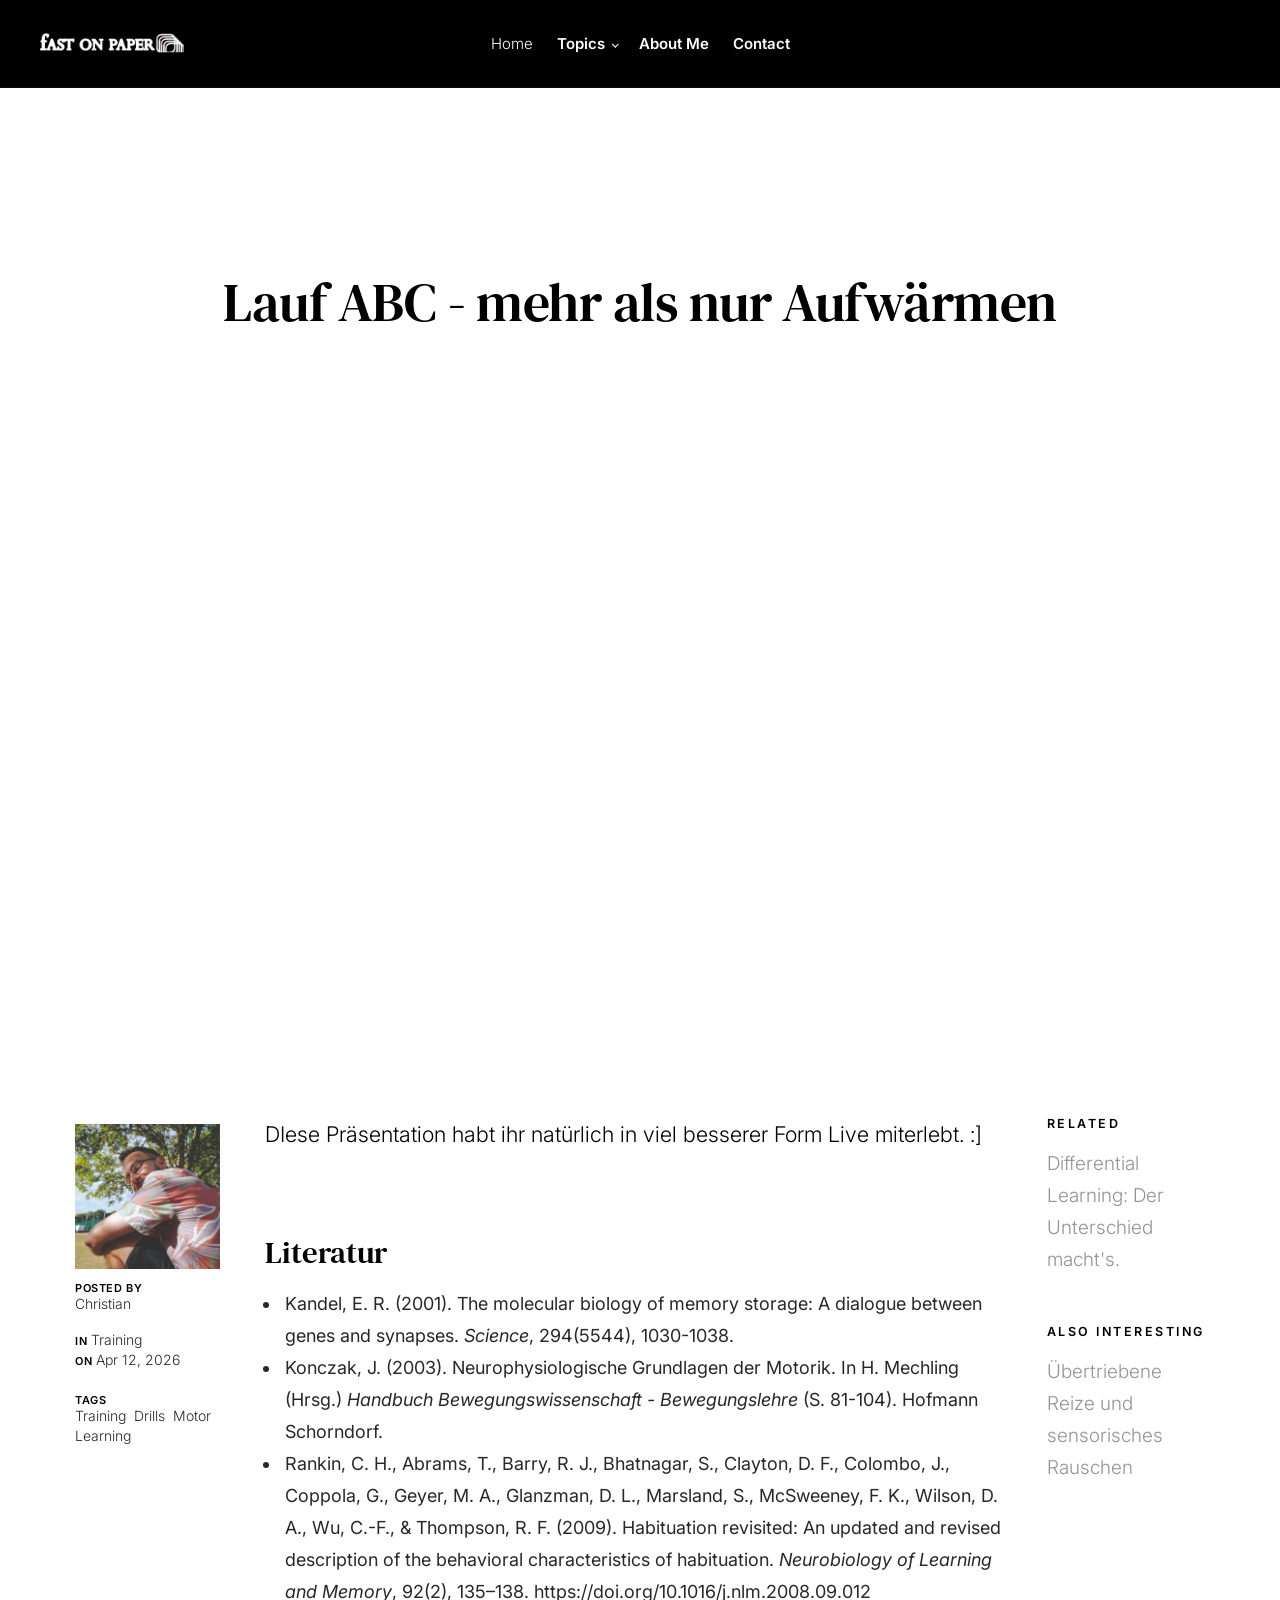
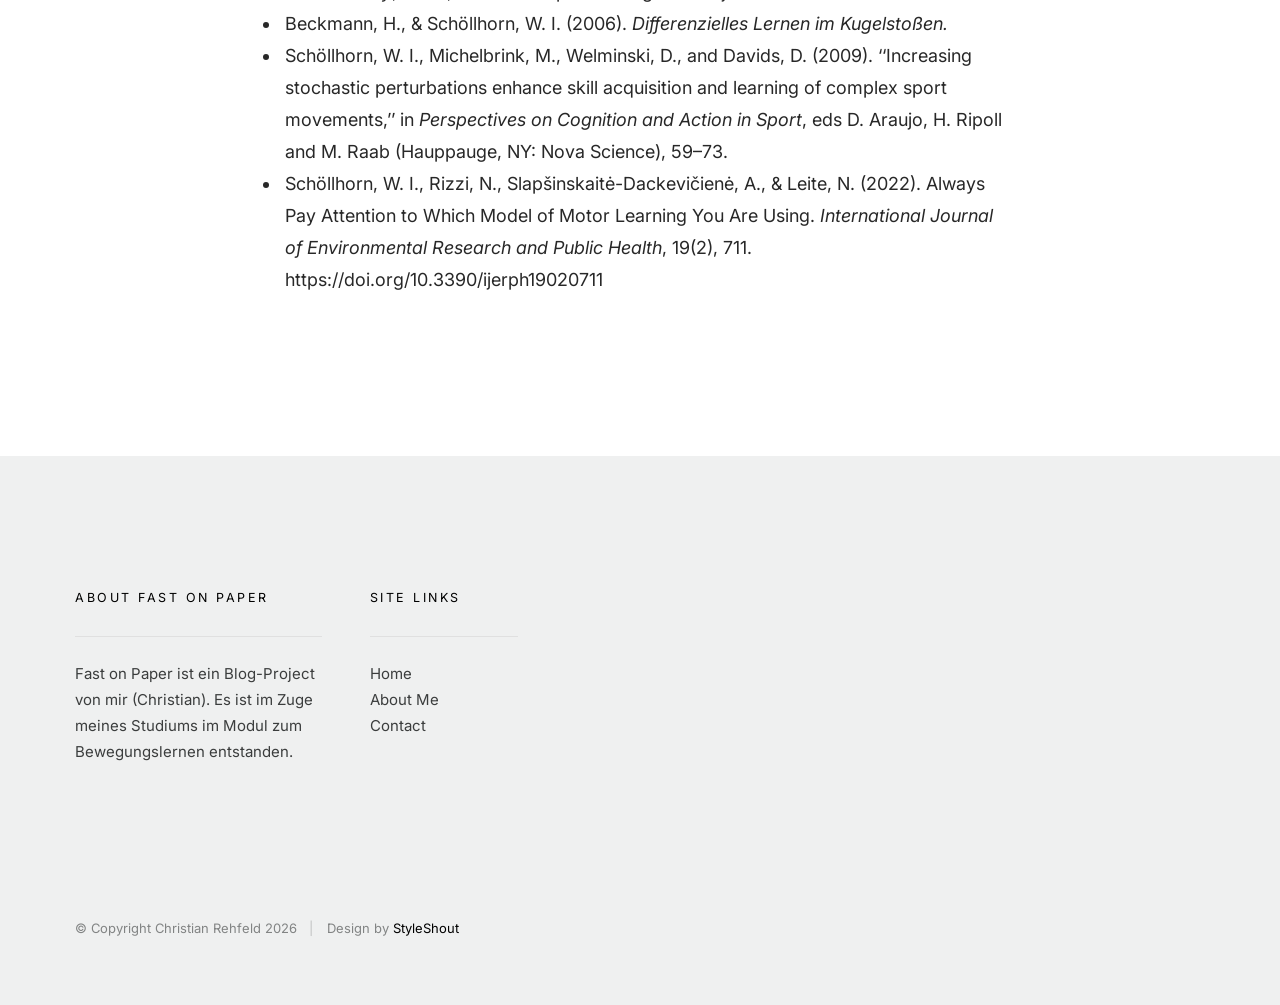
<file: blogpost01.html>
<!DOCTYPE html>
<html class="no-js" lang="en">
<head>

    <!--- basic page needs
    ================================================== -->
    <meta charset="utf-8">
    <title>FoP Blogpost</title>
    <meta name="description" content="">
    <meta name="author" content="">

    <!-- mobile specific metas
    ================================================== -->
    <meta name="viewport" content="width=device-width, initial-scale=1">

    <!-- CSS
    ================================================== -->
    <link rel="stylesheet" href="css/vendor.css">
    <link rel="stylesheet" href="css/styles.css">

    <!-- script
    ================================================== -->
    <script src="js/modernizr.js"></script>
    <script defer src="js/fontawesome/all.min.js"></script>

    <!-- favicons
    ================================================== -->
    <link rel="apple-touch-icon" sizes="180x180" href="apple-touch-icon.png">
    <link rel="icon" type="image/png" sizes="32x32" href="favicon-32x32.png">
    <link rel="icon" type="image/png" sizes="16x16" href="favicon-16x16.png">
    <link rel="manifest" href="site.webmanifest">

</head>

<body id="top">


    <!-- preloader
    ================================================== -->
    <div id="preloader"> 
    	<div id="loader"></div>
    </div>


    <!-- header
    ================================================== -->
    <header class="s-header s-header--opaque">

        <div class="s-header__logo">
            <a class="logo" href="index.html">
                <img src="images/fop_logo.svg" alt="Homepage">
            </a>
        </div>

        <div class="row s-header__navigation">

            <nav class="s-header__nav-wrap">

                <h3 class="s-header__nav-heading h6">Navigate to</h3>

                <ul class="s-header__nav">
                    <li class="current"><a href="index.html" title="">Home</a></li>
                    <li class="has-children">
                        <a href="#0" title="">Topics</a>
                        <ul class="sub-menu">
                            <li><a href="#">Training</a></li>
                            <li><a href="#">Lernmodelle</a></li>
                            <li><a href="#">Neurophysiologie</a></li>  
                        </ul>
                    </li>
                    <li><a href="about.html" title="">About Me</a></li>
                    <li><a href="contact.html" title="">Contact</a></li>
                </ul> <!-- end s-header__nav -->

                <a href="#0" title="Close Menu" class="s-header__overlay-close close-mobile-menu">Close</a>

            </nav> <!-- end s-header__nav-wrap -->

        </div> <!-- end s-header__navigation -->

        <a class="s-header__toggle-menu" href="#0" title="Menu"><span>Menu</span></a>

        <div class="s-header__search">

            <div class="s-header__search-inner">
                <div class="row wide">

                    <form role="search" method="get" class="s-header__search-form" action="#">
                        <label>
                            <span class="h-screen-reader-text">Search for:</span>
                            <input type="search" class="s-header__search-field" placeholder="Search for..." value="" name="s" title="Search for:" autocomplete="off">
                        </label>
                        <input type="submit" class="s-header__search-submit" value="Search"> 
                    </form>

                    <a href="#0" title="Close Search" class="s-header__overlay-close">Close</a>

                </div> <!-- end row -->
            </div> <!-- s-header__search-inner -->

        </div> <!-- end s-header__search wrap -->	

        <a class="s-header__search-trigger" href="#">
            <svg xmlns="http://www.w3.org/2000/svg" viewBox="0 0 17.982 17.983"><path fill="#010101" d="M12.622 13.611l-.209.163A7.607 7.607 0 017.7 15.399C3.454 15.399 0 11.945 0 7.7 0 3.454 3.454 0 7.7 0c4.245 0 7.699 3.454 7.699 7.7a7.613 7.613 0 01-1.626 4.714l-.163.209 4.372 4.371-.989.989-4.371-4.372zM7.7 1.399a6.307 6.307 0 00-6.3 6.3A6.307 6.307 0 007.7 14c3.473 0 6.3-2.827 6.3-6.3a6.308 6.308 0 00-6.3-6.301z"/></svg>
        </a>

    </header> <!-- end s-header -->


    <!-- content
    ================================================== -->
    <section class="s-content">

        <div class="row">
            <div class="column large-12">

                <article class="s-content__entry format-standard">
                <!-- headerpic is currently commented out    
                    <div class="s-content__media">
                        <div class="s-content__post-thumb">
                            <img src="images/thumbs/single/single-post-1050.jpg" 
                                 srcset="images/thumbs/single/single-post-2100.jpg 2100w, 
                                         images/thumbs/single/single-post-1050.jpg 1050w, 
                                         images/thumbs/single/single-post-525.jpg 525w" sizes="(max-width: 2100px) 100vw, 2100px" alt="">
                        </div>
                    </div> <!-- end s-content__media -->

                    <div class="s-content__entry-header">
                        <h1 class="s-content__title s-content__title--post">Lauf ABC - mehr als nur Aufwärmen</h1>
                    </div> <!-- end s-content__entry-header -->

                                        <div class="s-content__media">
                        <div class="s-content__post-thumb">
                            <div class="video-container">
                                <iframe width="1905" height="837" src="https://www.youtube.com/embed/PH5TeXdf9Ag" title="praesecut" frameborder="0" allow="accelerometer; autoplay; clipboard-write; encrypted-media; gyroscope; picture-in-picture; web-share" referrerpolicy="strict-origin-when-cross-origin" allowfullscreen></iframe>
                            </div>
                        </div>
                    </div> 

                    <div class="s-content__primary">

                        <div class="s-content__entry-content">

                            <p class="lead">
                            DIese Präsentation habt ihr natürlich in viel besserer Form Live miterlebt. :] </p> 
                            
                            
                            <h3>Literatur</h3>
                            
                            <ul>
                                <li>Kandel, E. R. (2001). The molecular biology of memory storage: A dialogue between genes and synapses. <em>Science</em>, 294(5544), 1030-1038.</li>
                                <li>Konczak, J. (2003). Neurophysiologische Grundlagen der Motorik. In H. Mechling (Hrsg.) <em>Handbuch Bewegungswissenschaft - Bewegungslehre</em> (S. 81-104). Hofmann Schorndorf.</li>
                                <li>Rankin, C. H., Abrams, T., Barry, R. J., Bhatnagar, S., Clayton, D. F., Colombo, J., Coppola, G., Geyer, M. A., Glanzman, D. L., Marsland, S., McSweeney, F. K., Wilson, D. A., Wu, C.-F., & Thompson, R. F. (2009). Habituation revisited: An updated and revised description of the behavioral characteristics of habituation. <em>Neurobiology of Learning and Memory</em>, 92(2), 135–138. https://doi.org/10.1016/j.nlm.2008.09.012 </li>
                                <li>Beckmann, H., & Schöllhorn, W. I. (2006). <em>Differenzielles Lernen im Kugelstoßen.</em></li>
                                <li>Schöllhorn, W. I., Michelbrink, M., Welminski, D., and Davids, D. (2009). ‘‘Increasing stochastic perturbations enhance skill acquisition and learning of complex sport movements,’’ in <em>Perspectives on Cognition and Action in Sport</em>, eds D. Araujo, H. Ripoll and M. Raab (Hauppauge, NY: Nova Science), 59–73.</li>
                                <li>Schöllhorn, W. I., Rizzi, N., Slapšinskaitė-Dackevičienė, A., & Leite, N. (2022). Always Pay Attention to Which Model of Motor Learning You Are Using. <em>International Journal of Environmental Research and Public Health</em>, 19(2), 711. https://doi.org/10.3390/ijerph19020711</li>
                            </ul>
                            
                        </div> <!-- end s-entry__entry-content -->

                        <!--=========================================================
                        Change category links and tags, maybe author info and pic when posting-->
                        
                        <div class="s-content__entry-meta">

                            <div class="entry-author meta-blk">
                                <div class="author-avatar">
                                    <img class="avatar" src="images/avatars/author_chris.jpg" alt="">
                                </div>
                                <div class="byline">
                                    <span class="bytext">Posted By</span>
                                    <a href="#0">Christian</a>
                                </div>
                            </div>

                            <div class="meta-bottom">
                                
                                <div class="entry-cat-links meta-blk">
                                    <div class="cat-links">
                                        <span>In</span> 
                                        <a href="#0">Training</a>
                                    </div>

                                    <span>On</span>
                                    Apr 12, 2026
                                </div>

                                <div class="entry-tags meta-blk">
                                    <span class="tagtext">Tags</span>
                                    <a href="#">Training</a>
                                    <a href="#">Drills</a>
                                    <a href="#">Motor Learning</a>
                                </div>

                            </div>

                        </div> <!-- s-content__entry-meta -->

                        <div class="s-content__pagenav">
                            <div class="prev-nav">
                                <a href="blogpost00.html" rel="prev">
                                    <span>Related</span>
                                    Differential Learning: Der Unterschied macht's.
                                </a>
                            </div>
                            <div class="next-nav">
                                <a href="blogpost02.html" rel="next">
                                    <span>Also interesting</span>
                                    Übertriebene Reize und sensorisches Rauschen
                                </a>
                            </div>
                         </div> <!-- end s-content__pagenav -->

                    </div> <!-- end s-content__primary -->
                </article> <!-- end entry -->

            </div> <!-- end column -->
        </div> <!-- end row -->


        <!-- comments this section is currently hidden via css rule
        ================================================== -->
        <div class="comments-wrap">

            <div id="comments" class="row">
                <div class="column large-12">

                    <h3>5 Comments</h3>

                    <!-- START commentlist -->
                    <ol class="commentlist">

                        <li class="depth-1 comment">

                            <div class="comment__avatar">
                                <img class="avatar" src="images/avatars/user-01.jpg" alt="" width="50" height="50">
                            </div>

                            <div class="comment__content">

                                <div class="comment__info">
                                    <div class="comment__author">Itachi Uchiha</div>

                                    <div class="comment__meta">
                                        <div class="comment__time">Oct 05, 2020</div>
                                        <div class="comment__reply">
                                            <a class="comment-reply-link" href="#0">Reply</a>
                                        </div>
                                    </div>
                                </div>

                                <div class="comment__text">
                                <p>Adhuc quaerendum est ne, vis ut harum tantas noluisse, id suas iisque mei. Nec te inani ponderum vulputate,
                                facilisi expetenda has et. Iudico dictas scriptorem an vim, ei alia mentitum est, ne has voluptua praesent.</p>
                                </div>

                            </div>

                        </li> <!-- end comment level 1 -->

                        <li class="thread-alt depth-1 comment">

                            <div class="comment__avatar">
                                <img class="avatar" src="images/avatars/user-04.jpg" alt="" width="50" height="50">
                            </div>

                            <div class="comment__content">

                                <div class="comment__info">
                                    <div class="comment__author">John Doe</div>

                                    <div class="comment__meta">
                                        <div class="comment__time">Oct 05, 2020</div>
                                        <div class="comment__reply">
                                            <a class="comment-reply-link" href="#0">Reply</a>
                                        </div>
                                    </div>
                                </div>

                                <div class="comment__text">
                                <p>Sumo euismod dissentiunt ne sit, ad eos iudico qualisque adversarium, tota falli et mei. Esse euismod
                                urbanitas ut sed, et duo scaevola pericula splendide. Primis veritus contentiones nec ad, nec et
                                tantas semper delicatissimi.</p>
                                </div>

                            </div>

                            <ul class="children">

                                <li class="depth-2 comment">

                                    <div class="comment__avatar">
                                        <img class="avatar" src="images/avatars/user-03.jpg" alt="" width="50" height="50">
                                    </div>

                                    <div class="comment__content">

                                        <div class="comment__info">
                                            <div class="comment__author">Kakashi Hatake</div>

                                            <div class="comment__meta">
                                                <div class="comment__time">Oct 05, 2020</div>
                                                <div class="comment__reply">
                                                    <a class="comment-reply-link" href="#0">Reply</a>
                                                </div>
                                            </div>
                                        </div>

                                        <div class="comment__text">
                                            <p>Duis sed odio sit amet nibh vulputate
                                            cursus a sit amet mauris. Morbi accumsan ipsum velit. Duis sed odio sit amet nibh vulputate
                                            cursus a sit amet mauris</p>
                                        </div>

                                    </div>

                                    <ul class="children">

                                        <li class="depth-3 comment">

                                            <div class="comment__avatar">
                                                <img class="avatar" src="images/avatars/user-04.jpg" alt="" width="50" height="50">
                                            </div>

                                            <div class="comment__content">

                                                <div class="comment__info">
                                                    <div class="comment__author">John Doe</div>

                                                    <div class="comment__meta">
                                                        <div class="comment__time">Oct 04, 2020</div>
                                                        <div class="comment__reply">
                                                            <a class="comment-reply-link" href="#0">Reply</a>
                                                        </div>
                                                    </div>
                                                </div>

                                                <div class="comment__text">
                                                <p>Investigationes demonstraverunt lectores legere me lius quod ii legunt saepius. Claritas est
                                                etiam processus dynamicus, qui sequitur mutationem consuetudium lectorum.</p>
                                                </div>

                                            </div>

                                        </li>

                                    </ul>

                                </li>

                            </ul>

                        </li> <!-- end comment level 1 -->

                        <li class="depth-1 comment">

                            <div class="comment__avatar">
                                <img class="avatar" src="images/avatars/user-02.jpg" alt="" width="50" height="50">
                            </div>

                            <div class="comment__content">

                                <div class="comment__info">
                                    <div class="comment__author">Shikamaru Nara</div>

                                    <div class="comment__meta">
                                        <div class="comment__time">Oct 03, 2020</div>
                                        <div class="comment__reply">
                                            <a class="comment-reply-link" href="#0">Reply</a>
                                        </div>
                                    </div>
                                </div>

                                <div class="comment__text">
                                <p>Typi non habent claritatem insitam; est usus legentis in iis qui facit eorum claritatem.</p>
                                </div>

                            </div>

                        </li>  <!-- end comment level 1 -->

                    </ol>
                    <!-- END commentlist -->

                </div> <!-- end col-full -->
            </div> <!-- end comments -->


            <div class="row comment-respond">

                <!-- START respond -->
                <div id="respond" class="column">

                    <h3>
                    Add Comment 
                    <span>Your email address will not be published.</span>
                    </h3>

                    <form name="contactForm" id="contactForm" method="post" action="" autocomplete="off">
                        <fieldset>

                            <div class="form-field">
                                <input name="cName" id="cName" class="h-full-width h-remove-bottom" placeholder="Your Name" value="" type="text">
                            </div>

                            <div class="form-field">
                                <input name="cEmail" id="cEmail" class="h-full-width h-remove-bottom" placeholder="Your Email" value="" type="text">
                            </div>

                            <div class="form-field">
                                <input name="cWebsite" id="cWebsite" class="h-full-width h-remove-bottom" placeholder="Website" value="" type="text">
                            </div>

                            <div class="message form-field">
                                <textarea name="cMessage" id="cMessage" class="h-full-width" placeholder="Your Message"></textarea>
                            </div>

                            <br>
                            <input name="submit" id="submit" class="btn btn--primary btn-wide btn--large h-full-width" value="Add Comment" type="submit">

                        </fieldset>
                    </form> <!-- end form -->

                </div>
                <!-- END respond-->

            </div> <!-- end comment-respond -->

        </div> <!-- end comments-wrap -->


    </section> <!-- end s-content -->


    <!-- footer
    ================================================== -->
    <footer class="s-footer">

        <div class="s-footer__main">

            <div class="row">

                <div class="column large-3 medium-6 tab-12 s-footer__info">

                    <h5>About Fast on Paper</h5>

                    <p>
                    Fast on Paper ist ein Blog-Project von mir (Christian). Es ist im Zuge meines Studiums im Modul zum Bewegungslernen entstanden.  
                    </p>

                </div> <!-- end s-footer__info -->

                <div class="column large-2 medium-3 tab-6 s-footer__site-links">

                    <h5>Site Links</h5>

                    <ul>
                        <li><a href="index.html">Home</a></li>
                        <li><a href="about.html">About Me</a></li>
                        <li><a href="contact.html">Contact</a></li>
                    </ul>

                </div> <!-- end s-footer__site-links -->  

<!--this section is hidden via css rule right now-->
                <div class="column large-2 medium-3 tab-6 s-footer__social-links">

                    <h5>Follow Me</h5>

                    <ul>
                        <li><a href="#0">Twitter</a></li>
                        <li><a href="#0">Facebook</a></li>
                        <li><a href="#0">Dribbble</a></li>
                        <li><a href="#0">Pinterest</a></li>
                        <li><a href="#0">Instagram</a></li>
                    </ul>

                </div> <!-- end s-footer__social links --> 

<!--this section is hidden via css rule right now-->
                <div class="column large-3 medium-6 tab-12 s-footer__subscribe">

                    <h5>Sign Up for Newsletter</h5>

                    <p>Trag dich ein, um Updates zu Artikeln und dem Blog zu erhalten.</p>

                    <div class="subscribe-form">
                
                        <form id="mc-form" class="group" novalidate="true">

                            <input type="email" value="" name="dEmail" class="email" id="mc-email" placeholder="Your Email Address" required=""> 
                
                            <input type="submit" name="subscribe" value="subscribe" >
                
                            <label for="mc-email" class="subscribe-message"></label>
                
                        </form>

                    </div>

                </div> <!-- end s-footer__subscribe -->

            </div> <!-- end row -->

        </div> <!-- end s-footer__main -->

        <div class="s-footer__bottom">
            <div class="row">
                <div class="column">
                    <div class="ss-copyright">
                        <span>© Copyright Christian Rehfeld 2026</span> 
                        <span>Design by <a href="https://www.styleshout.com/">StyleShout</a></span>
                    </div> <!-- end ss-copyright -->
                </div>
            </div> 

            <div class="ss-go-top">
                <a class="smoothscroll" title="Back to Top" href="#top">
                    <svg viewBox="0 0 15 15" fill="none" xmlns="http://www.w3.org/2000/svg" width="15" height="15"><path d="M7.5 1.5l.354-.354L7.5.793l-.354.353.354.354zm-.354.354l4 4 .708-.708-4-4-.708.708zm0-.708l-4 4 .708.708 4-4-.708-.708zM7 1.5V14h1V1.5H7z" fill="currentColor"></path></svg>
                </a>
            </div> <!-- end ss-go-top -->
        </div> <!-- end s-footer__bottom -->

   </footer> <!-- end s-footer -->


    <!-- Java Script
    ================================================== -->
    <script src="js/jquery-3.5.0.min.js"></script>
    <script src="js/plugins.js"></script>
    <script src="js/main.js"></script>

</body>

</html>
</file>
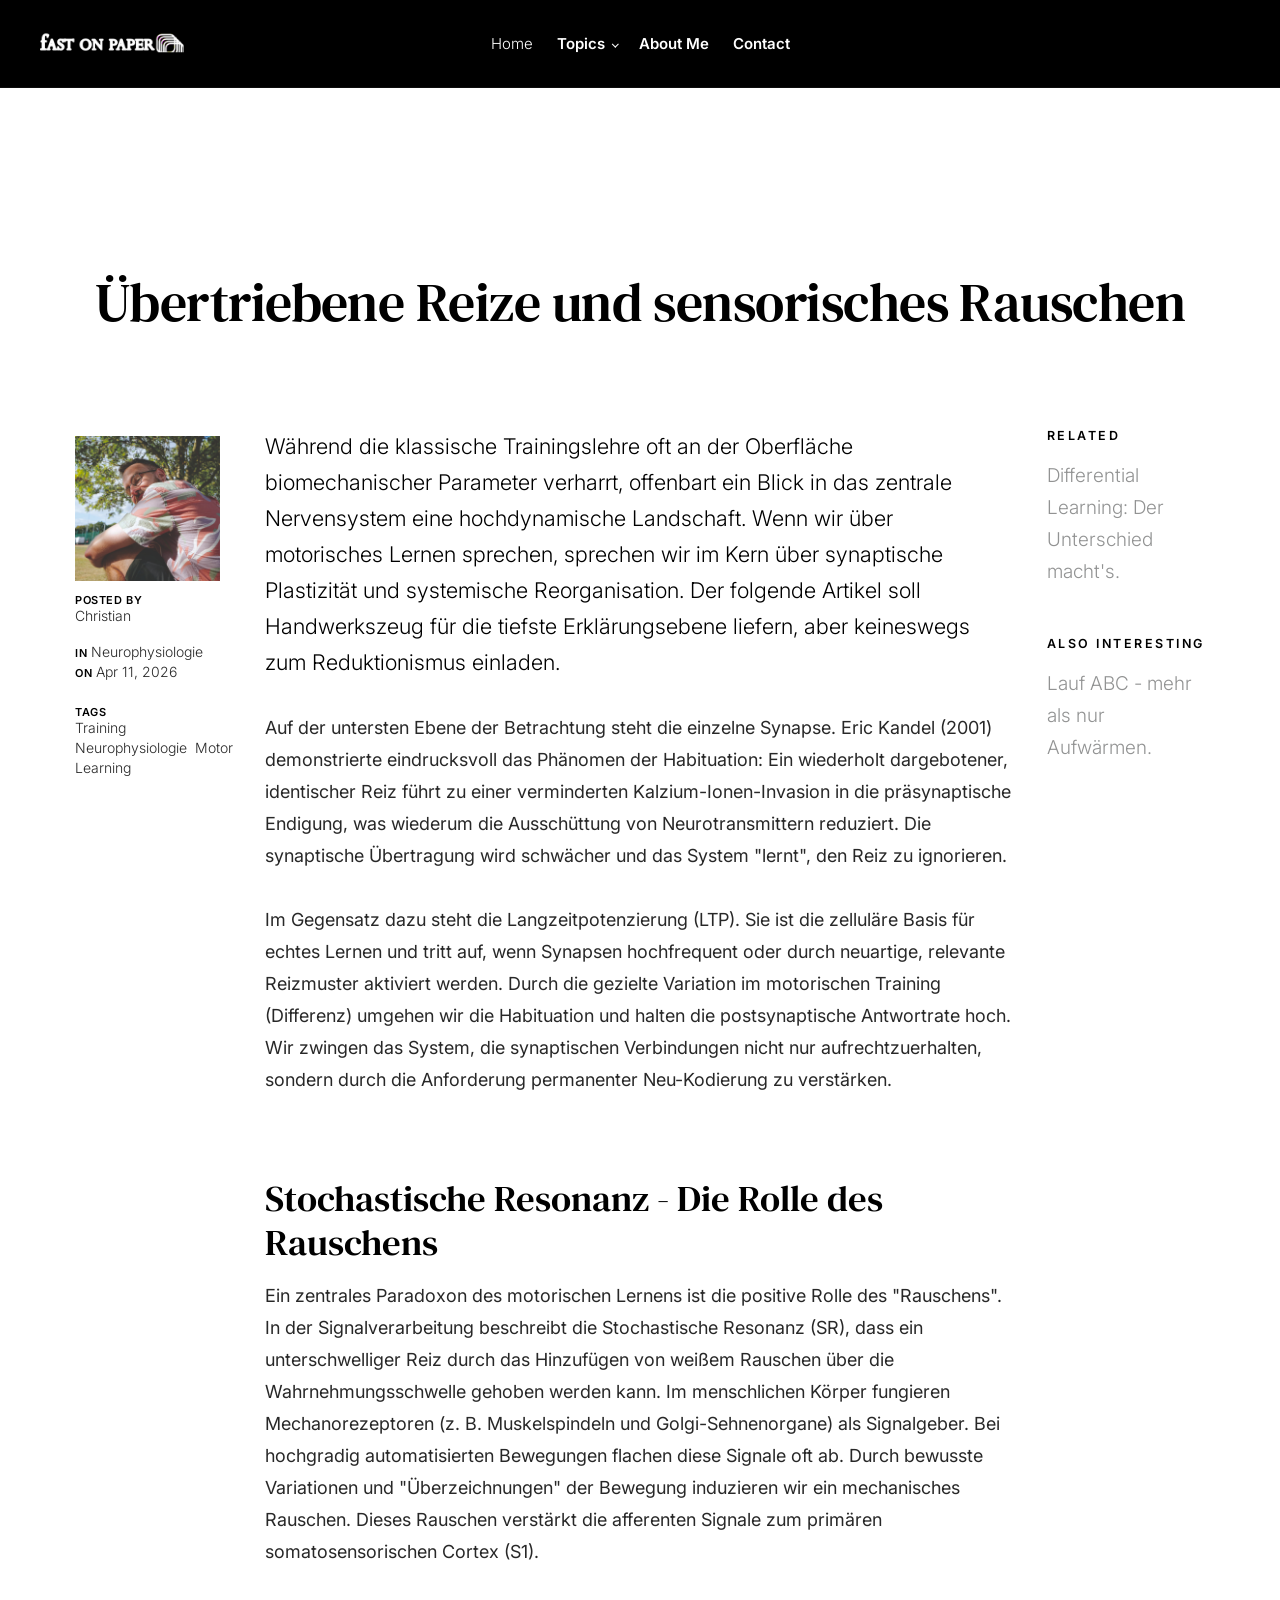
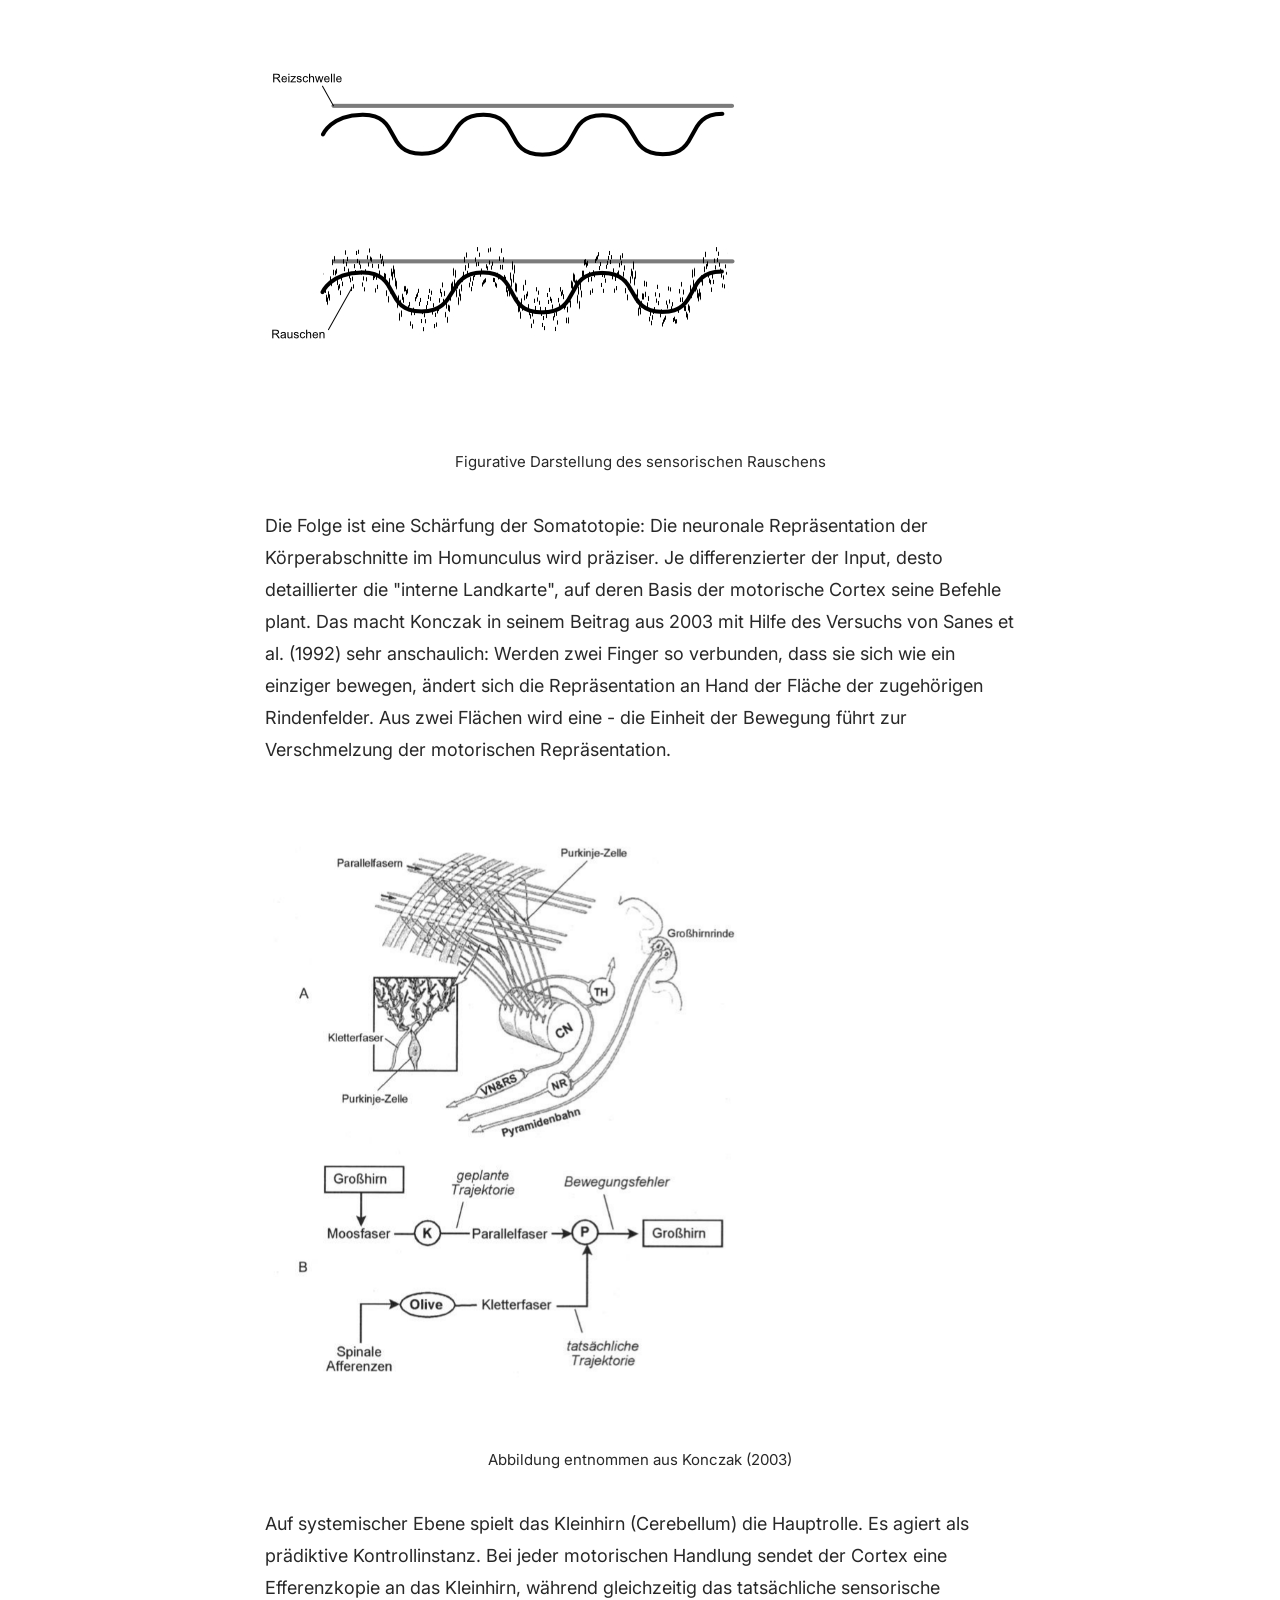
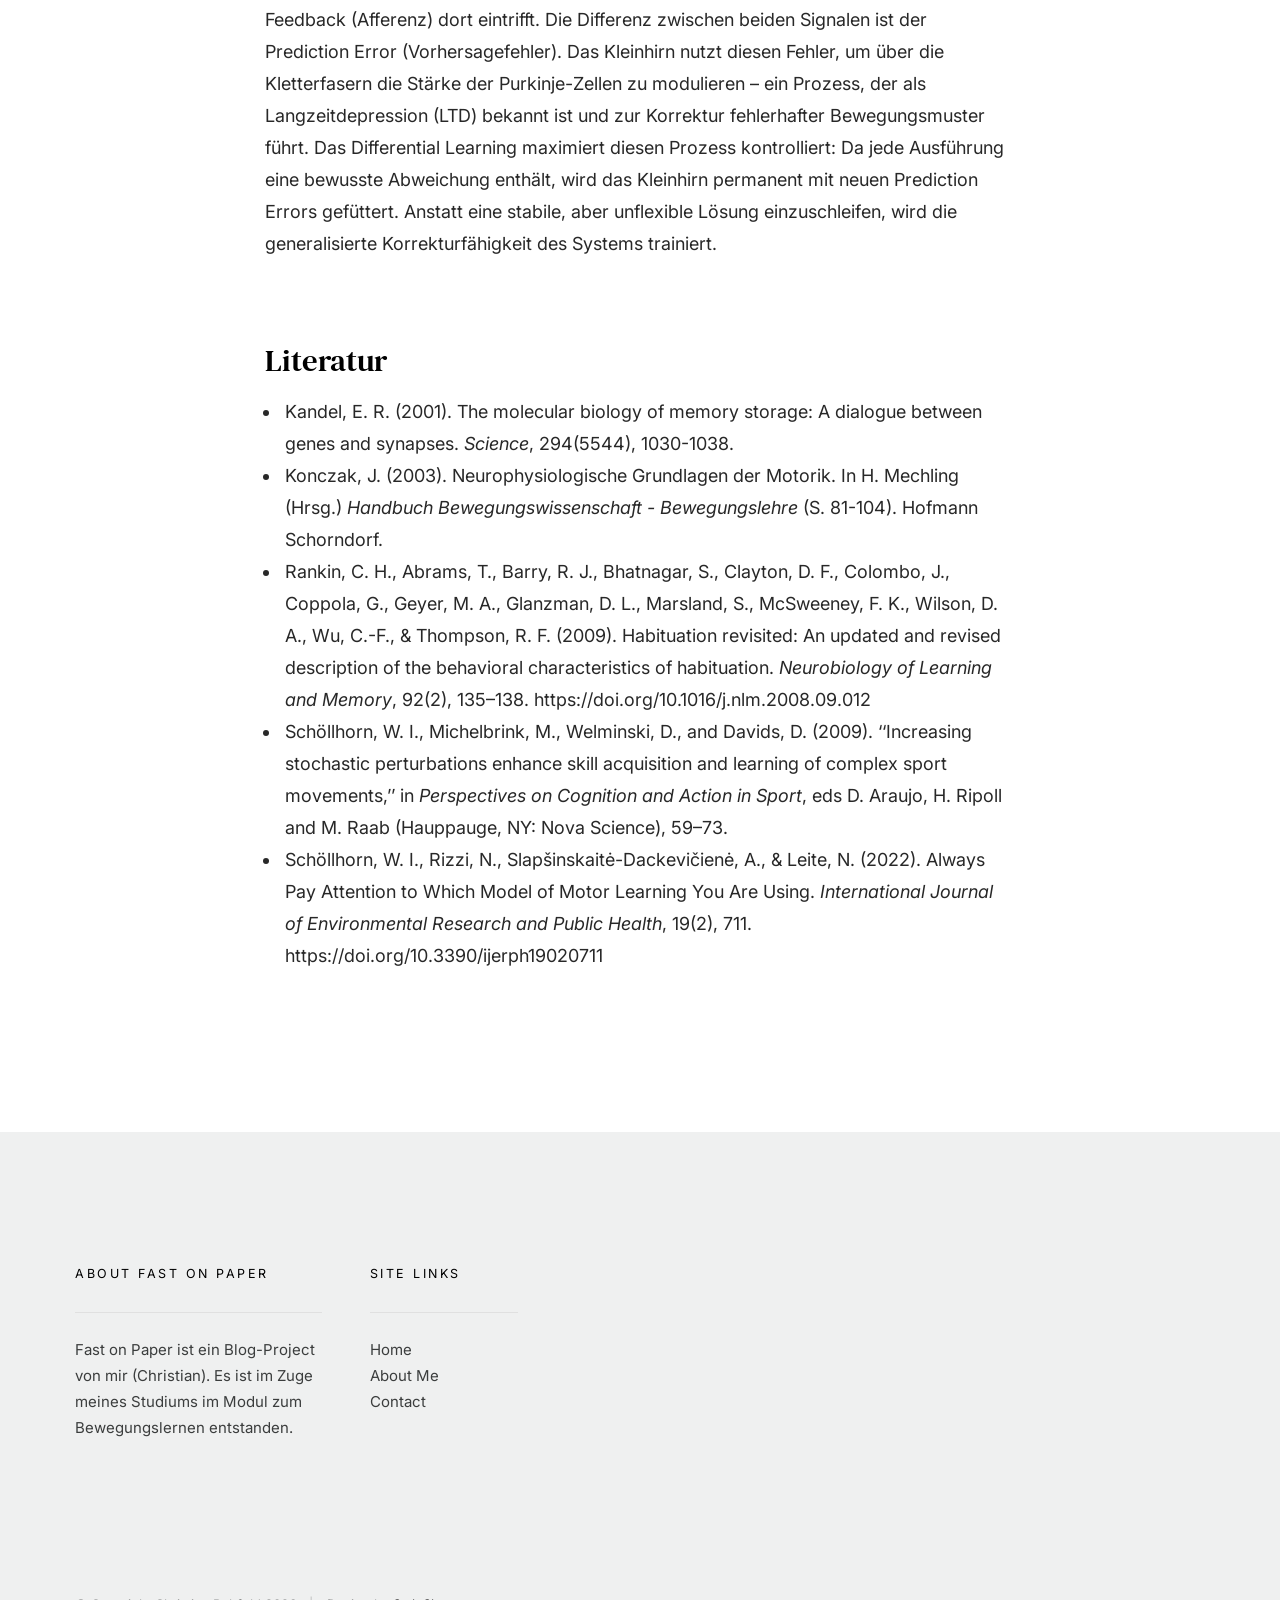
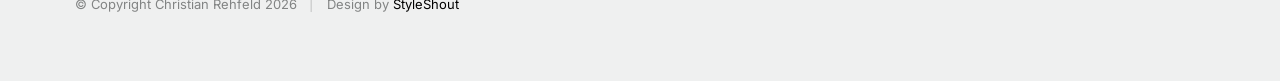
<file: blogpost02.html>
<!DOCTYPE html>
<html class="no-js" lang="en">
<head>

    <!--- basic page needs
    ================================================== -->
    <meta charset="utf-8">
    <title>FoP Blogpost</title>
    <meta name="description" content="">
    <meta name="author" content="">

    <!-- mobile specific metas
    ================================================== -->
    <meta name="viewport" content="width=device-width, initial-scale=1">

    <!-- CSS
    ================================================== -->
    <link rel="stylesheet" href="css/vendor.css">
    <link rel="stylesheet" href="css/styles.css">

    <!-- script
    ================================================== -->
    <script src="js/modernizr.js"></script>
    <script defer src="js/fontawesome/all.min.js"></script>

    <!-- favicons
    ================================================== -->
    <link rel="apple-touch-icon" sizes="180x180" href="apple-touch-icon.png">
    <link rel="icon" type="image/png" sizes="32x32" href="favicon-32x32.png">
    <link rel="icon" type="image/png" sizes="16x16" href="favicon-16x16.png">
    <link rel="manifest" href="site.webmanifest">

</head>

<body id="top">


    <!-- preloader
    ================================================== -->
    <div id="preloader"> 
    	<div id="loader"></div>
    </div>


    <!-- header
    ================================================== -->
    <header class="s-header s-header--opaque">

        <div class="s-header__logo">
            <a class="logo" href="index.html">
                <img src="images/fop_logo.svg" alt="Homepage">
            </a>
        </div>

        <div class="row s-header__navigation">

            <nav class="s-header__nav-wrap">

                <h3 class="s-header__nav-heading h6">Navigate to</h3>

                <ul class="s-header__nav">
                    <li class="current"><a href="index.html" title="">Home</a></li>
                    <li class="has-children">
                        <a href="#0" title="">Topics</a>
                        <ul class="sub-menu">
                            <li><a href="#">Training</a></li>
                            <li><a href="#">Lernmodelle</a></li>
                            <li><a href="#">Neurophysiologie</a></li>  
                        </ul>
                    </li>
                    <li><a href="about.html" title="">About Me</a></li>
                    <li><a href="contact.html" title="">Contact</a></li>
                </ul> <!-- end s-header__nav -->

                <a href="#0" title="Close Menu" class="s-header__overlay-close close-mobile-menu">Close</a>

            </nav> <!-- end s-header__nav-wrap -->

        </div> <!-- end s-header__navigation -->

        <a class="s-header__toggle-menu" href="#0" title="Menu"><span>Menu</span></a>

        <div class="s-header__search">

            <div class="s-header__search-inner">
                <div class="row wide">

                    <form role="search" method="get" class="s-header__search-form" action="#">
                        <label>
                            <span class="h-screen-reader-text">Search for:</span>
                            <input type="search" class="s-header__search-field" placeholder="Search for..." value="" name="s" title="Search for:" autocomplete="off">
                        </label>
                        <input type="submit" class="s-header__search-submit" value="Search"> 
                    </form>

                    <a href="#0" title="Close Search" class="s-header__overlay-close">Close</a>

                </div> <!-- end row -->
            </div> <!-- s-header__search-inner -->

        </div> <!-- end s-header__search wrap -->	

        <a class="s-header__search-trigger" href="#">
            <svg xmlns="http://www.w3.org/2000/svg" viewBox="0 0 17.982 17.983"><path fill="#010101" d="M12.622 13.611l-.209.163A7.607 7.607 0 017.7 15.399C3.454 15.399 0 11.945 0 7.7 0 3.454 3.454 0 7.7 0c4.245 0 7.699 3.454 7.699 7.7a7.613 7.613 0 01-1.626 4.714l-.163.209 4.372 4.371-.989.989-4.371-4.372zM7.7 1.399a6.307 6.307 0 00-6.3 6.3A6.307 6.307 0 007.7 14c3.473 0 6.3-2.827 6.3-6.3a6.308 6.308 0 00-6.3-6.301z"/></svg>
        </a>

    </header> <!-- end s-header -->


    <!-- content
    ================================================== -->
    <section class="s-content">

        <div class="row">
            <div class="column large-12">

                <article class="s-content__entry format-standard">
                    <!-- header pic currently commented out
                    <div class="s-content__media">
                        <div class="s-content__post-thumb">
                            <img src="images/thumbs/single/single-post-1050.jpg" 
                                 srcset="images/thumbs/single/single-post-2100.jpg 2100w, 
                                         images/thumbs/single/single-post-1050.jpg 1050w, 
                                         images/thumbs/single/single-post-525.jpg 525w" sizes="(max-width: 2100px) 100vw, 2100px" alt="">
                        </div>
                    </div> <!-- end s-content__media -->

                    <div class="s-content__entry-header">
                        <h1 class="s-content__title s-content__title--post">Übertriebene Reize und sensorisches Rauschen</h1>
                    </div> <!-- end s-content__entry-header -->

                    <div class="s-content__primary">

                        <div class="s-content__entry-content">

                            <p class="lead">
                            Während die klassische Trainingslehre oft an der Oberfläche biomechanischer Parameter verharrt, offenbart ein Blick in das zentrale Nervensystem eine hochdynamische Landschaft. Wenn wir über motorisches Lernen sprechen, sprechen wir im Kern über synaptische Plastizität und systemische Reorganisation. Der folgende Artikel soll Handwerkszeug für die tiefste Erklärungsebene liefern, aber keineswegs zum Reduktionismus einladen.</p> 
    
                            <p>
                            Auf der untersten Ebene der Betrachtung steht die einzelne Synapse. Eric Kandel (2001) demonstrierte eindrucksvoll das Phänomen der Habituation: Ein wiederholt dargebotener, identischer Reiz führt zu einer verminderten Kalzium-Ionen-Invasion in die präsynaptische Endigung, was wiederum die Ausschüttung von Neurotransmittern reduziert. Die synaptische Übertragung wird schwächer und das System "lernt", den Reiz zu ignorieren.
                            </p>
    
    
                            <p>
                            Im Gegensatz dazu steht die Langzeitpotenzierung (LTP). Sie ist die zelluläre Basis für echtes Lernen und tritt auf, wenn Synapsen hochfrequent oder durch neuartige, relevante Reizmuster aktiviert werden. Durch die gezielte Variation im motorischen Training (Differenz) umgehen wir die Habituation und halten die postsynaptische Antwortrate hoch. Wir zwingen das System, die synaptischen Verbindungen nicht nur aufrechtzuerhalten, sondern durch die Anforderung permanenter Neu-Kodierung zu verstärken.
                            </p>
    
                            <h2>Stochastische Resonanz - Die Rolle des Rauschens</h2>
    
                            <p>
                            Ein zentrales Paradoxon des motorischen Lernens ist die positive Rolle des "Rauschens". In der Signalverarbeitung beschreibt die Stochastische Resonanz (SR), dass ein unterschwelliger Reiz durch das Hinzufügen von weißem Rauschen über die Wahrnehmungsschwelle gehoben werden kann. Im menschlichen Körper fungieren Mechanorezeptoren (z. B. Muskelspindeln und Golgi-Sehnenorgane) als Signalgeber. Bei hochgradig automatisierten Bewegungen flachen diese Signale oft ab. Durch bewusste Variationen und "Überzeichnungen" der Bewegung induzieren wir ein mechanisches Rauschen. Dieses Rauschen verstärkt die afferenten Signale zum primären somatosensorischen Cortex (S1).</p> 
                            
                            <p>
                                <img src="images/stoch_reso-525.jpg">
                                <figcaption>Figurative Darstellung des sensorischen Rauschens</figcaption>
                            </p>
                            
                            <p>
                                Die Folge ist eine Schärfung der Somatotopie: Die neuronale Repräsentation der Körperabschnitte im Homunculus wird präziser. Je differenzierter der Input, desto detaillierter die "interne Landkarte", auf deren Basis der motorische Cortex seine Befehle plant. Das macht Konczak in seinem Beitrag aus 2003 mit Hilfe des Versuchs von Sanes et al. (1992) sehr anschaulich: Werden zwei Finger so verbunden, dass sie sich wie ein einziger bewegen, ändert sich die Repräsentation an Hand der Fläche der zugehörigen Rindenfelder. Aus zwei Flächen wird eine - die Einheit der Bewegung führt zur Verschmelzung der motorischen Repräsentation.</p>

                            <p>
                                <img src="images/motorlearningbasics.png"> 
                                <figcaption>Abbildung entnommen aus Konczak (2003)</figcaption>
                            </p>
    
                            <p>
                            Auf systemischer Ebene spielt das Kleinhirn (Cerebellum) die Hauptrolle. Es agiert als prädiktive Kontrollinstanz. Bei jeder motorischen Handlung sendet der Cortex eine Efferenzkopie an das Kleinhirn, während gleichzeitig das tatsächliche sensorische Feedback (Afferenz) dort eintrifft. Die Differenz zwischen beiden Signalen ist der Prediction Error (Vorhersagefehler). Das Kleinhirn nutzt diesen Fehler, um über die Kletterfasern die Stärke der Purkinje-Zellen zu modulieren – ein Prozess, der als Langzeitdepression (LTD) bekannt ist und zur Korrektur fehlerhafter Bewegungsmuster führt. Das Differential Learning maximiert diesen Prozess kontrolliert: Da jede Ausführung eine bewusste Abweichung enthält, wird das Kleinhirn permanent mit neuen Prediction Errors gefüttert. Anstatt eine stabile, aber unflexible Lösung einzuschleifen, wird die generalisierte Korrekturfähigkeit des Systems trainiert.</p>
    
                           
                            <h3>Literatur</h3>
                            <ul>
                                <li>Kandel, E. R. (2001). The molecular biology of memory storage: A dialogue between genes and synapses. <em>Science</em>, 294(5544), 1030-1038.</li>
                                <li>Konczak, J. (2003). Neurophysiologische Grundlagen der Motorik. In H. Mechling (Hrsg.) <em>Handbuch Bewegungswissenschaft - Bewegungslehre</em> (S. 81-104). Hofmann Schorndorf.</li>
                                <li>Rankin, C. H., Abrams, T., Barry, R. J., Bhatnagar, S., Clayton, D. F., Colombo, J., Coppola, G., Geyer, M. A., Glanzman, D. L., Marsland, S., McSweeney, F. K., Wilson, D. A., Wu, C.-F., & Thompson, R. F. (2009). Habituation revisited: An updated and revised description of the behavioral characteristics of habituation. <em>Neurobiology of Learning and Memory</em>, 92(2), 135–138. https://doi.org/10.1016/j.nlm.2008.09.012 </li>
                                <li>Schöllhorn, W. I., Michelbrink, M., Welminski, D., and Davids, D. (2009). ‘‘Increasing stochastic perturbations enhance skill acquisition and learning of complex sport movements,’’ in <em>Perspectives on Cognition and Action in Sport</em>, eds D. Araujo, H. Ripoll and M. Raab (Hauppauge, NY: Nova Science), 59–73.</li>
                                <li>Schöllhorn, W. I., Rizzi, N., Slapšinskaitė-Dackevičienė, A., & Leite, N. (2022). Always Pay Attention to Which Model of Motor Learning You Are Using. <em>International Journal of Environmental Research and Public Health</em>, 19(2), 711. https://doi.org/10.3390/ijerph19020711</li>
                            </ul>

                        </div> <!-- end s-entry__entry-content -->

                        <!--=========================================================
                        Change category links and tags, maybe author info and pic when posting-->
                        
                        <div class="s-content__entry-meta">

                            <div class="entry-author meta-blk">
                                <div class="author-avatar">
                                    <img class="avatar" src="images/avatars/author_chris.jpg" alt="">
                                </div>
                                <div class="byline">
                                    <span class="bytext">Posted By</span>
                                    <a href="#0">Christian</a>
                                </div>
                            </div>

                            <div class="meta-bottom">
                                
                                <div class="entry-cat-links meta-blk">
                                    <div class="cat-links">
                                        <span>In</span> 
                                        <a href="#0">Neurophysiologie</a>
                                    </div>

                                    <span>On</span>
                                    Apr 11, 2026
                                </div>

                                <div class="entry-tags meta-blk">
                                    <span class="tagtext">Tags</span>
                                    <a href="#">Training</a>
                                    <a href="#">Neurophysiologie</a>
                                    <a href="#">Motor Learning</a>
                                </div>

                            </div>

                        </div> <!-- s-content__entry-meta -->

                        <div class="s-content__pagenav">
                            <div class="prev-nav">
                                <a href="blogpost00.html" rel="prev">
                                    <span>Related</span>
                                    Differential Learning: Der Unterschied macht's. 
                                </a>
                            </div>
                            <div class="next-nav">
                                <a href="blogpost01.html" rel="next">
                                    <span>Also interesting</span>
                                    Lauf ABC - mehr als nur Aufwärmen.
                                </a>
                            </div>
                         </div> <!-- end s-content__pagenav -->

                    </div> <!-- end s-content__primary -->
                </article> <!-- end entry -->

            </div> <!-- end column -->
        </div> <!-- end row -->


        <!-- comments this section is currently hidden via css rule
        ================================================== -->
        <div class="comments-wrap">

            <div id="comments" class="row">
                <div class="column large-12">

                    <h3>5 Comments</h3>

                    <!-- START commentlist -->
                    <ol class="commentlist">

                        <li class="depth-1 comment">

                            <div class="comment__avatar">
                                <img class="avatar" src="images/avatars/user-01.jpg" alt="" width="50" height="50">
                            </div>

                            <div class="comment__content">

                                <div class="comment__info">
                                    <div class="comment__author">Itachi Uchiha</div>

                                    <div class="comment__meta">
                                        <div class="comment__time">Oct 05, 2020</div>
                                        <div class="comment__reply">
                                            <a class="comment-reply-link" href="#0">Reply</a>
                                        </div>
                                    </div>
                                </div>

                                <div class="comment__text">
                                <p>Adhuc quaerendum est ne, vis ut harum tantas noluisse, id suas iisque mei. Nec te inani ponderum vulputate,
                                facilisi expetenda has et. Iudico dictas scriptorem an vim, ei alia mentitum est, ne has voluptua praesent.</p>
                                </div>

                            </div>

                        </li> <!-- end comment level 1 -->

                        <li class="thread-alt depth-1 comment">

                            <div class="comment__avatar">
                                <img class="avatar" src="images/avatars/user-04.jpg" alt="" width="50" height="50">
                            </div>

                            <div class="comment__content">

                                <div class="comment__info">
                                    <div class="comment__author">John Doe</div>

                                    <div class="comment__meta">
                                        <div class="comment__time">Oct 05, 2020</div>
                                        <div class="comment__reply">
                                            <a class="comment-reply-link" href="#0">Reply</a>
                                        </div>
                                    </div>
                                </div>

                                <div class="comment__text">
                                <p>Sumo euismod dissentiunt ne sit, ad eos iudico qualisque adversarium, tota falli et mei. Esse euismod
                                urbanitas ut sed, et duo scaevola pericula splendide. Primis veritus contentiones nec ad, nec et
                                tantas semper delicatissimi.</p>
                                </div>

                            </div>

                            <ul class="children">

                                <li class="depth-2 comment">

                                    <div class="comment__avatar">
                                        <img class="avatar" src="images/avatars/user-03.jpg" alt="" width="50" height="50">
                                    </div>

                                    <div class="comment__content">

                                        <div class="comment__info">
                                            <div class="comment__author">Kakashi Hatake</div>

                                            <div class="comment__meta">
                                                <div class="comment__time">Oct 05, 2020</div>
                                                <div class="comment__reply">
                                                    <a class="comment-reply-link" href="#0">Reply</a>
                                                </div>
                                            </div>
                                        </div>

                                        <div class="comment__text">
                                            <p>Duis sed odio sit amet nibh vulputate
                                            cursus a sit amet mauris. Morbi accumsan ipsum velit. Duis sed odio sit amet nibh vulputate
                                            cursus a sit amet mauris</p>
                                        </div>

                                    </div>

                                    <ul class="children">

                                        <li class="depth-3 comment">

                                            <div class="comment__avatar">
                                                <img class="avatar" src="images/avatars/user-04.jpg" alt="" width="50" height="50">
                                            </div>

                                            <div class="comment__content">

                                                <div class="comment__info">
                                                    <div class="comment__author">John Doe</div>

                                                    <div class="comment__meta">
                                                        <div class="comment__time">Oct 04, 2020</div>
                                                        <div class="comment__reply">
                                                            <a class="comment-reply-link" href="#0">Reply</a>
                                                        </div>
                                                    </div>
                                                </div>

                                                <div class="comment__text">
                                                <p>Investigationes demonstraverunt lectores legere me lius quod ii legunt saepius. Claritas est
                                                etiam processus dynamicus, qui sequitur mutationem consuetudium lectorum.</p>
                                                </div>

                                            </div>

                                        </li>

                                    </ul>

                                </li>

                            </ul>

                        </li> <!-- end comment level 1 -->

                        <li class="depth-1 comment">

                            <div class="comment__avatar">
                                <img class="avatar" src="images/avatars/user-02.jpg" alt="" width="50" height="50">
                            </div>

                            <div class="comment__content">

                                <div class="comment__info">
                                    <div class="comment__author">Shikamaru Nara</div>

                                    <div class="comment__meta">
                                        <div class="comment__time">Oct 03, 2020</div>
                                        <div class="comment__reply">
                                            <a class="comment-reply-link" href="#0">Reply</a>
                                        </div>
                                    </div>
                                </div>

                                <div class="comment__text">
                                <p>Typi non habent claritatem insitam; est usus legentis in iis qui facit eorum claritatem.</p>
                                </div>

                            </div>

                        </li>  <!-- end comment level 1 -->

                    </ol>
                    <!-- END commentlist -->

                </div> <!-- end col-full -->
            </div> <!-- end comments -->


            <div class="row comment-respond">

                <!-- START respond -->
                <div id="respond" class="column">

                    <h3>
                    Add Comment 
                    <span>Your email address will not be published.</span>
                    </h3>

                    <form name="contactForm" id="contactForm" method="post" action="" autocomplete="off">
                        <fieldset>

                            <div class="form-field">
                                <input name="cName" id="cName" class="h-full-width h-remove-bottom" placeholder="Your Name" value="" type="text">
                            </div>

                            <div class="form-field">
                                <input name="cEmail" id="cEmail" class="h-full-width h-remove-bottom" placeholder="Your Email" value="" type="text">
                            </div>

                            <div class="form-field">
                                <input name="cWebsite" id="cWebsite" class="h-full-width h-remove-bottom" placeholder="Website" value="" type="text">
                            </div>

                            <div class="message form-field">
                                <textarea name="cMessage" id="cMessage" class="h-full-width" placeholder="Your Message"></textarea>
                            </div>

                            <br>
                            <input name="submit" id="submit" class="btn btn--primary btn-wide btn--large h-full-width" value="Add Comment" type="submit">

                        </fieldset>
                    </form> <!-- end form -->

                </div>
                <!-- END respond-->

            </div> <!-- end comment-respond -->

        </div> <!-- end comments-wrap -->


    </section> <!-- end s-content -->


    <!-- footer
    ================================================== -->
    <footer class="s-footer">

        <div class="s-footer__main">

            <div class="row">

                <div class="column large-3 medium-6 tab-12 s-footer__info">

                    <h5>About Fast on Paper</h5>

                    <p>
                    Fast on Paper ist ein Blog-Project von mir (Christian). Es ist im Zuge meines Studiums im Modul zum Bewegungslernen entstanden.  
                    </p>

                </div> <!-- end s-footer__info -->

                <div class="column large-2 medium-3 tab-6 s-footer__site-links">

                    <h5>Site Links</h5>

                    <ul>
                        <li><a href="index.html">Home</a></li>
                        <li><a href="about.html">About Me</a></li>
                        <li><a href="contact.html">Contact</a></li>
                    </ul>

                </div> <!-- end s-footer__site-links -->  

<!--this section is hidden via css rule right now-->
                <div class="column large-2 medium-3 tab-6 s-footer__social-links">

                    <h5>Follow Me</h5>

                    <ul>
                        <li><a href="#0">Twitter</a></li>
                        <li><a href="#0">Facebook</a></li>
                        <li><a href="#0">Dribbble</a></li>
                        <li><a href="#0">Pinterest</a></li>
                        <li><a href="#0">Instagram</a></li>
                    </ul>

                </div> <!-- end s-footer__social links --> 

<!--this section is hidden via css rule right now-->
                <div class="column large-3 medium-6 tab-12 s-footer__subscribe">

                    <h5>Sign Up for Newsletter</h5>

                    <p>Trag dich ein, um Updates zu Artikeln und dem Blog zu erhalten.</p>

                    <div class="subscribe-form">
                
                        <form id="mc-form" class="group" novalidate="true">

                            <input type="email" value="" name="dEmail" class="email" id="mc-email" placeholder="Your Email Address" required=""> 
                
                            <input type="submit" name="subscribe" value="subscribe" >
                
                            <label for="mc-email" class="subscribe-message"></label>
                
                        </form>

                    </div>

                </div> <!-- end s-footer__subscribe -->

            </div> <!-- end row -->

        </div> <!-- end s-footer__main -->

        <div class="s-footer__bottom">
            <div class="row">
                <div class="column">
                    <div class="ss-copyright">
                        <span>© Copyright Christian Rehfeld 2026</span> 
                        <span>Design by <a href="https://www.styleshout.com/">StyleShout</a></span>
                    </div> <!-- end ss-copyright -->
                </div>
            </div> 

            <div class="ss-go-top">
                <a class="smoothscroll" title="Back to Top" href="#top">
                    <svg viewBox="0 0 15 15" fill="none" xmlns="http://www.w3.org/2000/svg" width="15" height="15"><path d="M7.5 1.5l.354-.354L7.5.793l-.354.353.354.354zm-.354.354l4 4 .708-.708-4-4-.708.708zm0-.708l-4 4 .708.708 4-4-.708-.708zM7 1.5V14h1V1.5H7z" fill="currentColor"></path></svg>
                </a>
            </div> <!-- end ss-go-top -->
        </div> <!-- end s-footer__bottom -->

   </footer> <!-- end s-footer -->


    <!-- Java Script
    ================================================== -->
    <script src="js/jquery-3.5.0.min.js"></script>
    <script src="js/plugins.js"></script>
    <script src="js/main.js"></script>

</body>

</html>
</file>
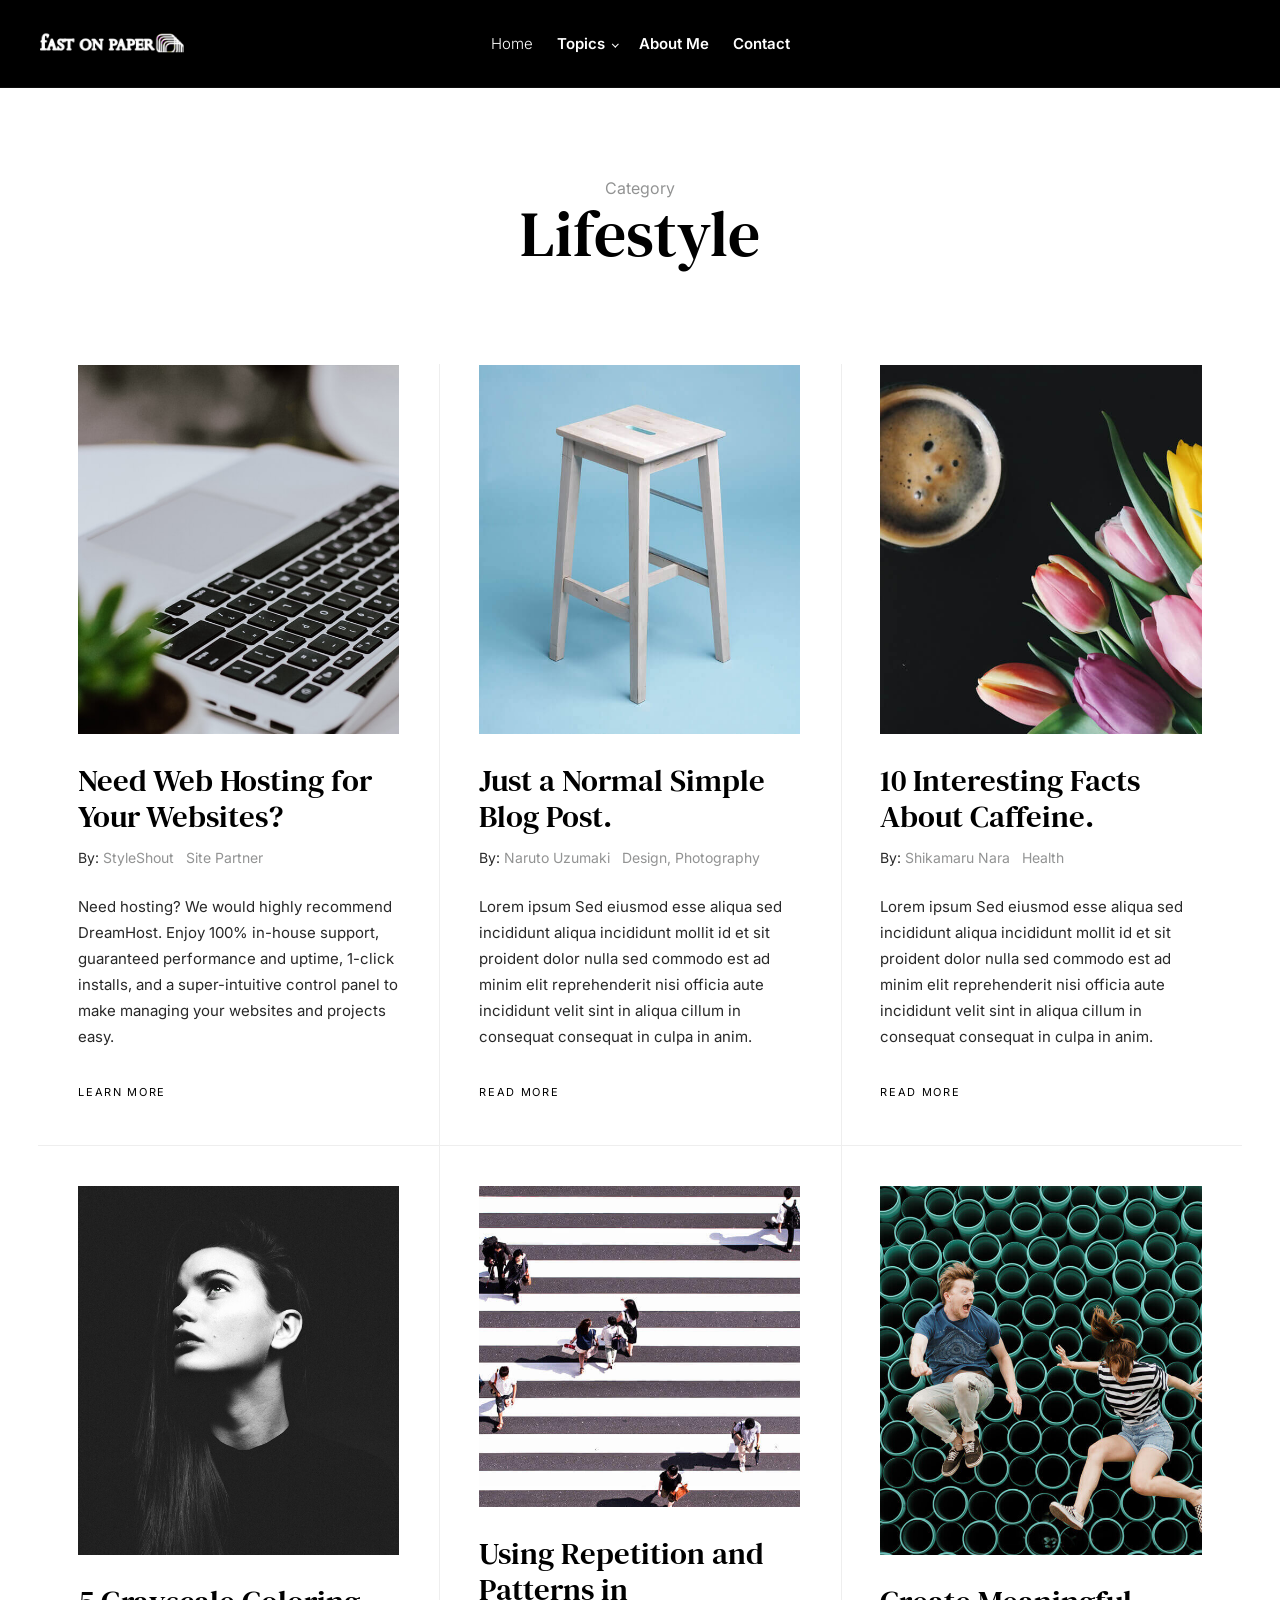
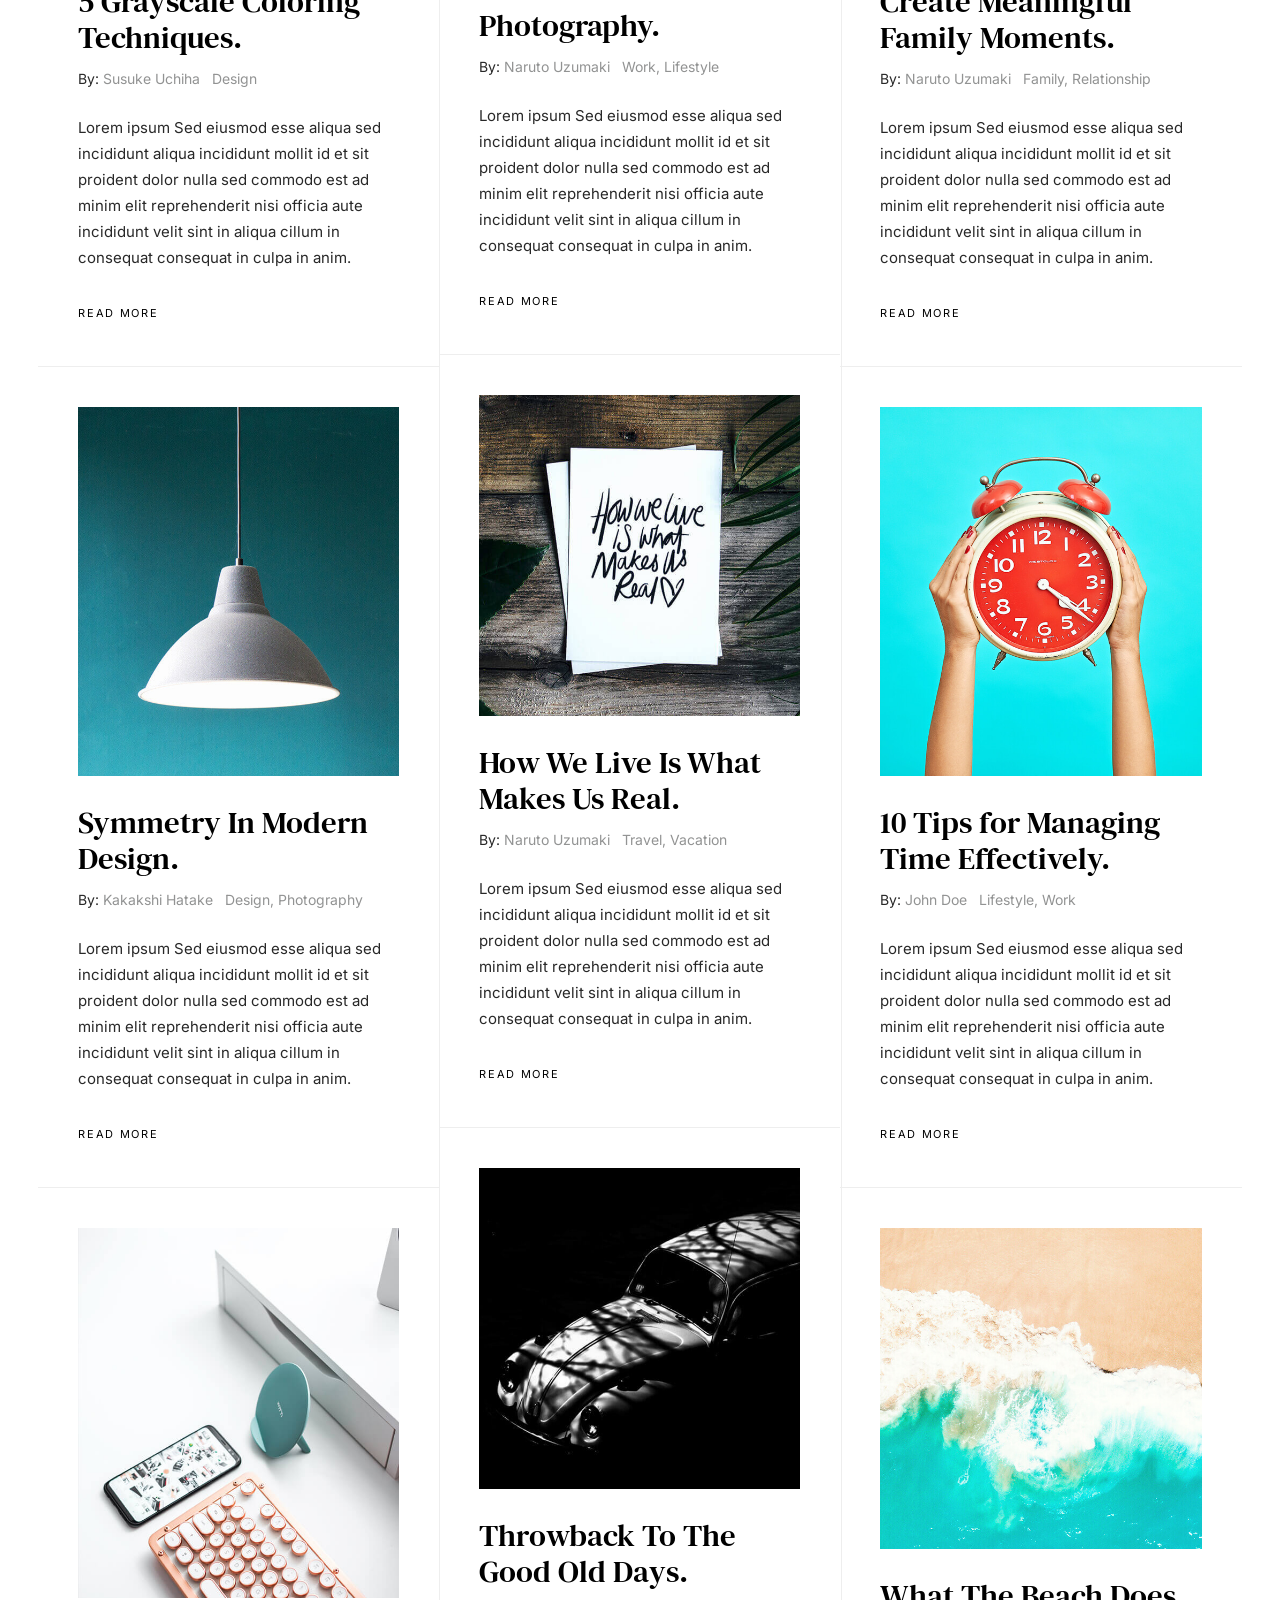
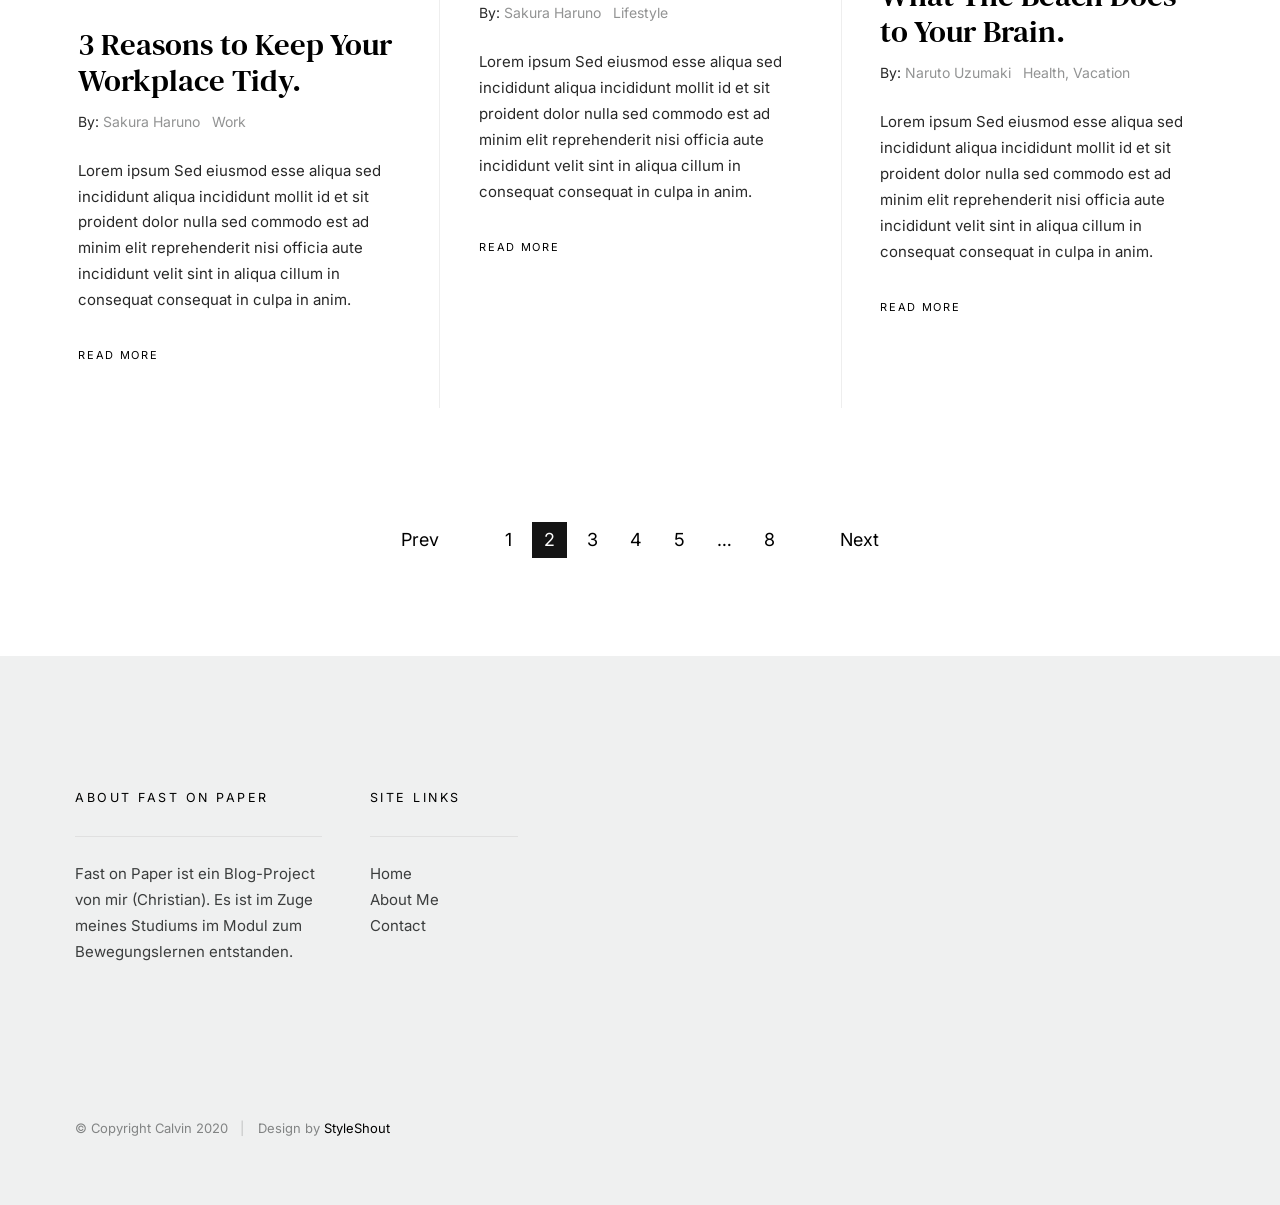
<file: category.html>
<!DOCTYPE html>
<html class="no-js" lang="en">
<head>

    <!--- basic page needs
    ================================================== -->
    <meta charset="utf-8">
    <title>Category</title>
    <meta name="description" content="">
    <meta name="author" content="">

    <!-- mobile specific metas
    ================================================== -->
    <meta name="viewport" content="width=device-width, initial-scale=1">

    <!-- CSS
    ================================================== -->
    <link rel="stylesheet" href="css/vendor.css">
    <link rel="stylesheet" href="css/styles.css">

    <!-- script
    ================================================== -->
    <script src="js/modernizr.js"></script>
    <script defer src="js/fontawesome/all.min.js"></script>

    <!-- favicons
    ================================================== -->
    <link rel="apple-touch-icon" sizes="180x180" href="apple-touch-icon.png">
    <link rel="icon" type="image/png" sizes="32x32" href="favicon-32x32.png">
    <link rel="icon" type="image/png" sizes="16x16" href="favicon-16x16.png">
    <link rel="manifest" href="site.webmanifest">

</head>

<body id="top">


    <!-- preloader
    ================================================== -->
    <div id="preloader"> 
    	<div id="loader"></div>
    </div>


    <!-- header
    ================================================== -->
    <header class="s-header s-header--opaque">

        <div class="s-header__logo">
            <a class="logo" href="index.html">
                <img src="images/fop_logo.svg" alt="Homepage">
            </a>
        </div>

        <div class="row s-header__navigation">

            <nav class="s-header__nav-wrap">

                <h3 class="s-header__nav-heading h6">Navigate to</h3>

                <ul class="s-header__nav">
                    <li class="current"><a href="index.html" title="">Home</a></li>
                    <li class="has-children">
                        <a href="#0" title="">Topics</a>
                        <ul class="sub-menu">
                            <li><a href="#">Training</a></li>
                            <li><a href="#">Lernmodelle</a></li>
                            <li><a href="#">Neurophysiologie</a></li>  
                        </ul>
                    </li>
                    <li><a href="about.html" title="">About Me</a></li>
                    <li><a href="contact.html" title="">Contact</a></li>
                </ul> <!-- end s-header__nav -->

                <a href="#0" title="Close Menu" class="s-header__overlay-close close-mobile-menu">Close</a>

            </nav> <!-- end s-header__nav-wrap -->

        </div> <!-- end s-header__navigation -->

        <a class="s-header__toggle-menu" href="#0" title="Menu"><span>Menu</span></a>

        <div class="s-header__search">

            <div class="s-header__search-inner">
                <div class="row wide">

                    <form role="search" method="get" class="s-header__search-form" action="#">
                        <label>
                            <span class="h-screen-reader-text">Search for:</span>
                            <input type="search" class="s-header__search-field" placeholder="Search for..." value="" name="s" title="Search for:" autocomplete="off">
                        </label>
                        <input type="submit" class="s-header__search-submit" value="Search"> 
                    </form>

                    <a href="#0" title="Close Search" class="s-header__overlay-close">Close</a>

                </div> <!-- end row -->
            </div> <!-- s-header__search-inner -->

        </div> <!-- end s-header__search wrap -->	

        <a class="s-header__search-trigger" href="#">
            <svg xmlns="http://www.w3.org/2000/svg" viewBox="0 0 17.982 17.983"><path fill="#010101" d="M12.622 13.611l-.209.163A7.607 7.607 0 017.7 15.399C3.454 15.399 0 11.945 0 7.7 0 3.454 3.454 0 7.7 0c4.245 0 7.699 3.454 7.699 7.7a7.613 7.613 0 01-1.626 4.714l-.163.209 4.372 4.371-.989.989-4.371-4.372zM7.7 1.399a6.307 6.307 0 00-6.3 6.3A6.307 6.307 0 007.7 14c3.473 0 6.3-2.827 6.3-6.3a6.308 6.308 0 00-6.3-6.301z"/></svg>
        </a>

    </header> <!-- end s-header -->


    <!-- content
    ================================================== -->
    <section class="s-content">


        <!-- page header
        ================================================== -->
        <div class="s-pageheader">
            <div class="row">
                <div class="column large-12">
                    <h1 class="page-title">
                        <span class="page-title__small-type">Category</span>
                        Lifestyle
                    </h1>
                </div>
            </div>
        </div> <!-- end s-pageheader-->
        

        <!-- masonry
        ================================================== -->
        <div class="s-bricks s-bricks--half-top-padding">

            <div class="masonry">
                <div class="bricks-wrapper h-group">

                    <div class="grid-sizer"></div>

                    <div class="lines">
                        <span></span>
                        <span></span>
                        <span></span>
                    </div>

                    <article class="brick entry" data-aos="fade-up">
    
                        <div class="entry__thumb">
                            <a href="single-standard.html" class="thumb-link">
                                <img src="images/thumbs/masonry/macbook-600.jpg" 
                                     srcset="images/thumbs/masonry/macbook-600.jpg 1x, images/thumbs/masonry/macbook-1200.jpg 2x" alt="">
                            </a>
                        </div> <!-- end entry__thumb -->
    
                        <div class="entry__text">
                            <div class="entry__header">
                                <h1 class="entry__title"><a href="https://www.dreamhost.com/r.cgi?287326">Need Web Hosting for Your Websites?</a></h1>
                                
                                <div class="entry__meta">
                                    <span class="byline"">By:
                                        <span class='author'>
                                            <a href="https://www.dreamhost.com/r.cgi?287326">StyleShout</a>
                                    </span>
                                </span>
                                    <span class="cat-links">
                                        <a href="https://www.dreamhost.com/r.cgi?287326">Site Partner</a>
                                    </span>
                                </div>
                            </div>
                            <div class="entry__excerpt">
                                <p>
                                Need hosting? We would highly recommend DreamHost.
                                Enjoy 100% in-house support, guaranteed performance and uptime, 1-click installs, and a super-intuitive control panel to make managing your websites and projects easy.
                                </p>
                            </div>
                            <a class="entry__more-link" href="https://www.dreamhost.com/r.cgi?287326">Learn More</a>
                        </div> <!-- end entry__text -->
                    
                    </article> <!-- end article -->

                    <article class="brick entry" data-aos="fade-up">
        
                        <div class="entry__thumb">
                            <a href="single-standard.html" class="thumb-link">
                                <img src="images/thumbs/masonry/woodcraft-600.jpg" 
                                     srcset="images/thumbs/masonry/woodcraft-600.jpg 1x, images/thumbs/masonry/woodcraft-1200.jpg 2x" alt="">
                            </a>
                        </div> <!-- end entry__thumb -->
        
                        <div class="entry__text">
                            <div class="entry__header">
                                <h1 class="entry__title"><a href="single-standard.html">Just a Normal Simple Blog Post.</a></h1>
        
                                <div class="entry__meta">
                                    <span class="byline"">By:
                                        <span class='author'>
                                            <a href="#0">Naruto Uzumaki</a>
                                    </span>
                                </span>
                                    <span class="cat-links">
                                        <a href="#">Design</a> 
                                        <a href="#">Photography</a>
                                    </span>
                                </div>
                            </div>
                            <div class="entry__excerpt">
                                <p>
                                Lorem ipsum Sed eiusmod esse aliqua sed incididunt aliqua incididunt mollit id et sit proident dolor nulla sed commodo est ad minim elit reprehenderit nisi officia aute incididunt velit sint in aliqua cillum in consequat consequat in culpa in anim.
                                </p>
                            </div>
                            <a class="entry__more-link" href="#0">Read More</a>
                        </div> <!-- end entry__text -->
        
                    </article> <!-- end entry -->
    
                    <article class="brick entry" data-aos="fade-up">
    
                        <div class="entry__thumb">
                            <a href="single-standard.html" class="thumb-link">
                                <img src="images/thumbs/masonry/tulips-600.jpg" 
                                     srcset="images/thumbs/masonry/tulips-600.jpg 1x, images/thumbs/masonry/tulips-1200.jpg 2x" alt="">
                            </a>
                        </div>  <!-- end entry__thumb -->
    
                        <div class="entry__text">
                            <div class="entry__header">
                                <h1 class="entry__title"><a href="single-standard.html">10 Interesting Facts About Caffeine.</a></h1>
                                
                                <div class="entry__meta">
                                    <span class="byline"">By:
                                        <span class='author'>
                                            <a href="#0">Shikamaru Nara</a>
                                    </span>
                                </span>
                                    <span class="cat-links">
                                        <a href="#">Health</a>
                                    </span>
                                </div>
                            </div>
                            <div class="entry__excerpt">
                                <p>
                                Lorem ipsum Sed eiusmod esse aliqua sed incididunt aliqua incididunt mollit id et sit proident dolor nulla sed commodo est ad minim elit reprehenderit nisi officia aute incididunt velit sint in aliqua cillum in consequat consequat in culpa in anim.
                                </p>
                            </div>
                            <a class="entry__more-link" href="#0">Read More</a>
                        </div> <!-- end entry__text -->
                    
                    </article> <!-- end article -->

                    <article class="brick entry" data-aos="fade-up">
        
                        <div class="entry__thumb">
                            <a href="single-standard.html" class="thumb-link">
                                <img src="images/thumbs/masonry/grayscale-600.jpg" 
                                     srcset="images/thumbs/masonry/grayscale-600.jpg 1x, images/thumbs/masonry/grayscale-1200.jpg 2x" alt="">
                            </a>
                        </div> <!-- end entry__thumb -->
        
                        <div class="entry__text">
                            <div class="entry__header">
                                <h1 class="entry__title"><a href="single-standard.html">5  Grayscale Coloring Techniques.</a></h1>

                                <div class="entry__meta">
                                    <span class="byline"">By:
                                        <span class='author'>
                                            <a href="#0">Susuke Uchiha</a>
                                        </span>
                                    </span>
                                    <span class="cat-links">
                                        <a href="#">Design</a>
                                    </span>
                                </div>
                            </div>
                            <div class="entry__excerpt">
                                <p>
                                Lorem ipsum Sed eiusmod esse aliqua sed incididunt aliqua incididunt mollit id et sit proident dolor nulla sed commodo est ad minim elit reprehenderit nisi officia aute incididunt velit sint in aliqua cillum in consequat consequat in culpa in anim.
                                </p>
                            </div>
                            <a class="entry__more-link" href="#0">Read More</a>
                        </div> <!-- end entry__text -->
                        
                    </article> <!-- end article -->

                    <article class="brick entry" data-aos="fade-up">
    
                        <div class="entry__thumb">
                            <a href="single-standard.html" class="thumb-link">
                                <img src="images/thumbs/masonry/walk-600.jpg" 
                                     srcset="images/thumbs/masonry/walk-600.jpg 1x, images/thumbs/masonry/walk-1200.jpg 2x" alt="">
                            </a>
                        </div> <!-- end entry__thumb -->
    
                        <div class="entry__text">
                            <div class="entry__header">
                                <h1 class="entry__title"><a href="single-standard.html">Using Repetition and Patterns in Photography.</a></h1>
                                
                                <div class="entry__meta">
                                    <span class="byline"">By:
                                        <span class='author'>
                                            <a href="#0">Naruto Uzumaki</a>
                                    </span>
                                </span>
                                    <span class="cat-links">
                                        <a href="#">Work</a> 
                                        <a href="#">Lifestyle</a>
                                    </span>
                                </div>
                                
                            </div>
                            <div class="entry__excerpt">
                                <p>
                                Lorem ipsum Sed eiusmod esse aliqua sed incididunt aliqua incididunt mollit id et sit proident dolor nulla sed commodo est ad minim elit reprehenderit nisi officia aute incididunt velit sint in aliqua cillum in consequat consequat in culpa in anim.
                                </p>
                            </div>
                            <a class="entry__more-link" href="#0">Read More</a>
                        </div> <!-- end entry__text -->
                    
                    </article> <!-- end article -->
    
                    <article class="brick entry" data-aos="fade-up">
            
                        <div class="entry__thumb">
                            <a href="single-standard.html" class="thumb-link">
                                <img src="images/thumbs/masonry/jump-600.jpg" 
                                     srcset="images/thumbs/masonry/jump-600.jpg 1x, images/thumbs/masonry/jump-1200.jpg 2x" alt="">
                            </a>
                        </div> <!-- end entry__thumb -->
            
                        <div class="entry__text">
                            <div class="entry__header">
                                <h1 class="entry__title"><a href="single-standard.html">Create Meaningful Family Moments.</a></h1>
                                
                                <div class="entry__meta">
                                    <span class="byline"">By:
                                        <span class='author'>
                                            <a href="#0">Naruto Uzumaki</a>
                                    </span>
                                </span>
                                    <span class="cat-links">
                                        <a href="#">Family</a>
                                        <a href="#">Relationship</a>
                                    </span>
                                </div>
                            </div>
                            <div class="entry__excerpt">
                                <p>
                                Lorem ipsum Sed eiusmod esse aliqua sed incididunt aliqua incididunt mollit id et sit proident dolor nulla sed commodo est ad minim elit reprehenderit nisi officia aute incididunt velit sint in aliqua cillum in consequat consequat in culpa in anim.
                                </p>
                            </div>
                            <a class="entry__more-link" href="#0">Read More</a>
                        </div> <!-- end entry__text -->
                            
                    </article> <!-- end article -->
    
                    <article class="brick entry" data-aos="fade-up">
    
                        <div class="entry__thumb">
                            <a href="single-standard.html" class="thumb-link">
                                <img src="images/thumbs/masonry/real-600.jpg" 
                                     srcset="images/thumbs/masonry/real-600.jpg 1x, images/thumbs/masonry/real-1200.jpg 2x" alt="">
                            </a>
                        </div> <!-- end entry__thumb -->
    
                        <div class="entry__text">
                            <div class="entry__header">
                                <h1 class="entry__title"><a href="single-standard.html">How We Live Is What Makes Us Real.</a></h1>
                                
                                <div class="entry__meta">
                                    <span class="byline"">By:
                                        <span class='author'>
                                            <a href="#0">Naruto Uzumaki</a>
                                    </span>
                                </span>
                                    <span class="cat-links">
                                        <a href="#">Travel</a> 
                                        <a href="#">Vacation</a>
                                    </span>
                                </div>
                            </div>
                            <div class="entry__excerpt">
                                <p>
                                Lorem ipsum Sed eiusmod esse aliqua sed incididunt aliqua incididunt mollit id et sit proident dolor nulla sed commodo est ad minim elit reprehenderit nisi officia aute incididunt velit sint in aliqua cillum in consequat consequat in culpa in anim.
                                </p>
                            </div>
                            <a class="entry__more-link" href="#0">Read More</a>
                        </div> <!-- end entry__text -->
                    
                    </article> <!-- end article -->
    
                    <article class="brick entry" data-aos="fade-up">
    
                        <div class="entry__thumb">
                            <a href="single-standard.html" class="thumb-link">
                                <img src="images/thumbs/masonry/lamp-600.jpg" 
                                     srcset="images/thumbs/masonry/lamp-600.jpg 1x, images/thumbs/masonry/lamp-1200.jpg 2x" alt="">
                            </a>
                        </div> <!-- end entry__thumb -->
    
                        <div class="entry__text">
                            <div class="entry__header">
                                <h1 class="entry__title"><a href="single-standard.html">Symmetry In Modern Design.</a></h1>
                                
                                <div class="entry__meta">
                                    <span class="byline"">By:
                                        <span class='author'>
                                            <a href="#0">Kakakshi Hatake</a>
                                    </span>
                                </span>
                                    <span class="cat-links">
                                        <a href="#">Design</a> 
                                        <a href="#">Photography</a>
                                    </span>
                                </div>
                            </div>
                            <div class="entry__excerpt">
                                <p>
                                Lorem ipsum Sed eiusmod esse aliqua sed incididunt aliqua incididunt mollit id et sit proident dolor nulla sed commodo est ad minim elit reprehenderit nisi officia aute incididunt velit sint in aliqua cillum in consequat consequat in culpa in anim.
                                </p>
                            </div>
                            <a class="entry__more-link" href="#0">Read More</a>
                        </div> <!-- end entry__text -->
                    
                    </article> <!-- end article -->

                    <article class="brick entry" data-aos="fade-up">
    
                        <div class="entry__thumb">
                            <a href="single-standard.html" class="thumb-link">
                                <img src="images/thumbs/masonry/clock-600.jpg" 
                                     srcset="images/thumbs/masonry/clock-600.jpg 1x, images/thumbs/masonry/clock-1200.jpg 2x" alt="">
                            </a>
                        </div> <!-- end entry__thumb -->
    
                        <div class="entry__text">
                            <div class="entry__header">
                                <h1 class="entry__title"><a href="single-standard.html">10 Tips for Managing Time Effectively.</a></h1>
    
                                <div class="entry__meta">
                                    <span class="byline"">By:
                                        <span class='author'>
                                            <a href="#0">John Doe</a>
                                    </span>
                                </span>
                                    <span class="cat-links">
                                        <a href="#">Lifestyle</a>
                                        <a href="#">Work</a>
                                    </span>
                                </div>
                            </div>
                            <div class="entry__excerpt">
                                <p>
                                Lorem ipsum Sed eiusmod esse aliqua sed incididunt aliqua incididunt mollit id et sit proident dolor nulla sed commodo est ad minim elit reprehenderit nisi officia aute incididunt velit sint in aliqua cillum in consequat consequat in culpa in anim.
                                </p>
                            </div>
                            <a class="entry__more-link" href="#0">Read More</a>
                        </div> <!-- end entry__text -->
                    
                    </article> <!-- end article -->

                    <article class="brick entry" data-aos="fade-up">
    
                        <div class="entry__thumb">
                            <a href="single-standard.html" class="thumb-link">
                                <img src="images/thumbs/masonry/beetle-600.jpg" 
                                     srcset="images/thumbs/masonry/beetle-600.jpg 1x, images/thumbs/masonry/beetle-1200.jpg 2x" alt="">
                            </a>
                        </div> <!-- end entry__thumb -->
    
                        <div class="entry__text">
                            <div class="entry__header">
                                <h1 class="entry__title"><a href="single-standard.html">Throwback To The Good Old Days.</a></h1>
                                
                                <div class="entry__meta">
                                    <span class="byline"">By:
                                        <span class='author'>
                                            <a href="#0">Sakura Haruno</a>
                                    </span>
                                </span>
                                    <span class="cat-links">
                                        <a href="#">Lifestyle</a>
                                    </span>
                                </div>
                            </div>
                            <div class="entry__excerpt">
                                <p>
                                Lorem ipsum Sed eiusmod esse aliqua sed incididunt aliqua incididunt mollit id et sit proident dolor nulla sed commodo est ad minim elit reprehenderit nisi officia aute incididunt velit sint in aliqua cillum in consequat consequat in culpa in anim.
                                </p>
                            </div>
                            <a class="entry__more-link" href="#0">Read More</a>
                        </div> <!-- end entry__text -->
                    
                    </article> <!-- end article -->

                    <article class="brick entry" data-aos="fade-up">
    
                        <div class="entry__thumb">
                            <a href="single-standard.html" class="thumb-link">
                                <img src="images/thumbs/masonry/phone-and-keyboard-600.jpg" 
                                     srcset="images/thumbs/masonry/phone-and-keyboard-600.jpg 1x, images/thumbs/masonry/phone-and-keyboard-1200.jpg 2x" alt="">
                            </a>
                        </div> <!-- end entry__thumb -->
    
                        <div class="entry__text">
                            <div class="entry__header">
                                <h1 class="entry__title"><a href="single-standard.html">3 Reasons to Keep Your Workplace Tidy.</a></h1>
                                
                                <div class="entry__meta">
                                    <span class="byline"">By:
                                        <span class='author'>
                                            <a href="#0">Sakura Haruno</a>
                                    </span>
                                </span>
                                    <span class="cat-links">
                                        <a href="#">Work</a>
                                    </span>
                                </div>
                            </div>
                            <div class="entry__excerpt">
                                <p>
                                Lorem ipsum Sed eiusmod esse aliqua sed incididunt aliqua incididunt mollit id et sit proident dolor nulla sed commodo est ad minim elit reprehenderit nisi officia aute incididunt velit sint in aliqua cillum in consequat consequat in culpa in anim.
                                </p>
                            </div>
                            <a class="entry__more-link" href="#0">Read More</a>
                        </div> <!-- end entry__text -->
                    
                    </article> <!-- end article -->

                    <article class="brick entry" data-aos="fade-up">
    
                        <div class="entry__thumb">
                            <a href="single-standard.html" class="thumb-link">
                                <img src="images/thumbs/masonry/seashore-600.jpg" 
                                     srcset="images/thumbs/masonry/seashore-600.jpg 1x, images/thumbs/masonry/seashore-1200.jpg 2x" alt="">
                            </a>
                        </div> <!-- end entry__thumb -->
    
                        <div class="entry__text">
                            <div class="entry__header">
                                <h1 class="entry__title"><a href="single-standard.html">What The Beach Does to Your Brain.</a></h1>
                                
                                <div class="entry__meta">
                                    <span class="byline"">By:
                                        <span class='author'>
                                            <a href="#0">Naruto Uzumaki</a>
                                    </span>
                                </span>
                                    <span class="cat-links">
                                        <a href="#">Health</a> 
                                        <a href="#">Vacation</a>
                                    </span>
                                </div>
                            </div>
                            <div class="entry__excerpt">
                                <p>
                                Lorem ipsum Sed eiusmod esse aliqua sed incididunt aliqua incididunt mollit id et sit proident dolor nulla sed commodo est ad minim elit reprehenderit nisi officia aute incididunt velit sint in aliqua cillum in consequat consequat in culpa in anim.
                                </p>
                            </div>
                            <a class="entry__more-link" href="#0">Read More</a>
                        </div> <!-- end entry__text -->
                    
                    </article> <!-- end article -->

                </div> <!-- end brick-wrapper -->

            </div> <!-- end masonry -->

            <div class="row">
                <div class="column large-12">
                    <nav class="pgn">
                        <ul>
                            <li>
                                <span class="pgn__prev" href="#0">
                                    Prev
                                </span>
                            </li>
                            <li><a class="pgn__num" href="#0">1</a></li>
                            <li><span class="pgn__num current">2</span></li>
                            <li><a class="pgn__num" href="#0">3</a></li>
                            <li><a class="pgn__num" href="#0">4</a></li>
                            <li><a class="pgn__num" href="#0">5</a></li>
                            <li><span class="pgn__num dots">…</span></li>
                            <li><a class="pgn__num" href="#0">8</a></li>
                            <li>
                                <span class="pgn__next" href="#0">
                                    Next
                                </span>
                            </li>
                        </ul>
                    </nav> <!-- end pgn -->
                </div> <!-- end column -->
            </div> <!-- end row -->

        </div> <!-- end s-bricks -->

    </section> <!-- end s-content -->


    <!-- footer
    ================================================== -->
    <footer class="s-footer">

        <div class="s-footer__main">

            <div class="row">

                <div class="column large-3 medium-6 tab-12 s-footer__info">

                    <h5>About Fast on Paper</h5>

                    <p>
                    Fast on Paper ist ein Blog-Project von mir (Christian). Es ist im Zuge meines Studiums im Modul zum Bewegungslernen entstanden.  
                    </p>

                </div> <!-- end s-footer__info -->

                <div class="column large-2 medium-3 tab-6 s-footer__site-links">

                    <h5>Site Links</h5>

                    <ul>
                        <li><a href="index.html">Home</a></li>
                        <li><a href="about.html">About Me</a></li>
                        <li><a href="contact.html">Contact</a></li>
                    </ul>

                </div> <!-- end s-footer__site-links -->  

<!--this section is hidden via css rule right now-->
                <div class="column large-2 medium-3 tab-6 s-footer__social-links">

                    <h5>Follow Me</h5>

                    <ul>
                        <li><a href="#0">Twitter</a></li>
                        <li><a href="#0">Facebook</a></li>
                        <li><a href="#0">Dribbble</a></li>
                        <li><a href="#0">Pinterest</a></li>
                        <li><a href="#0">Instagram</a></li>
                    </ul>

                </div> <!-- end s-footer__social links --> 

<!--this section is hidden via css rule right now-->
                <div class="column large-3 medium-6 tab-12 s-footer__subscribe">

                    <h5>Sign Up for Newsletter</h5>

                    <p>Trag dich ein, um Updates zu Artikeln und dem Blog zu erhalten.</p>

                    <div class="subscribe-form">
                
                        <form id="mc-form" class="group" novalidate="true">

                            <input type="email" value="" name="dEmail" class="email" id="mc-email" placeholder="Your Email Address" required=""> 
                
                            <input type="submit" name="subscribe" value="subscribe" >
                
                            <label for="mc-email" class="subscribe-message"></label>
                
                        </form>

                    </div>

                </div> <!-- end s-footer__subscribe -->

            </div> <!-- end row -->

        </div> <!-- end s-footer__main -->

        <div class="s-footer__bottom">
            <div class="row">
                <div class="column">
                    <div class="ss-copyright">
                        <span>© Copyright Calvin 2020</span> 
                        <span>Design by <a href="https://www.styleshout.com/">StyleShout</a></span>
                    </div> <!-- end ss-copyright -->
                </div>
            </div> 

            <div class="ss-go-top">
                <a class="smoothscroll" title="Back to Top" href="#top">
                    <svg viewBox="0 0 15 15" fill="none" xmlns="http://www.w3.org/2000/svg" width="15" height="15"><path d="M7.5 1.5l.354-.354L7.5.793l-.354.353.354.354zm-.354.354l4 4 .708-.708-4-4-.708.708zm0-.708l-4 4 .708.708 4-4-.708-.708zM7 1.5V14h1V1.5H7z" fill="currentColor"></path></svg>
                </a>
            </div> <!-- end ss-go-top -->
        </div> <!-- end s-footer__bottom -->

   </footer> <!-- end s-footer -->


    <!-- Java Script
    ================================================== -->
    <script src="js/jquery-3.5.0.min.js"></script>
    <script src="js/plugins.js"></script>
    <script src="js/main.js"></script>

</body>

</html>
</file>
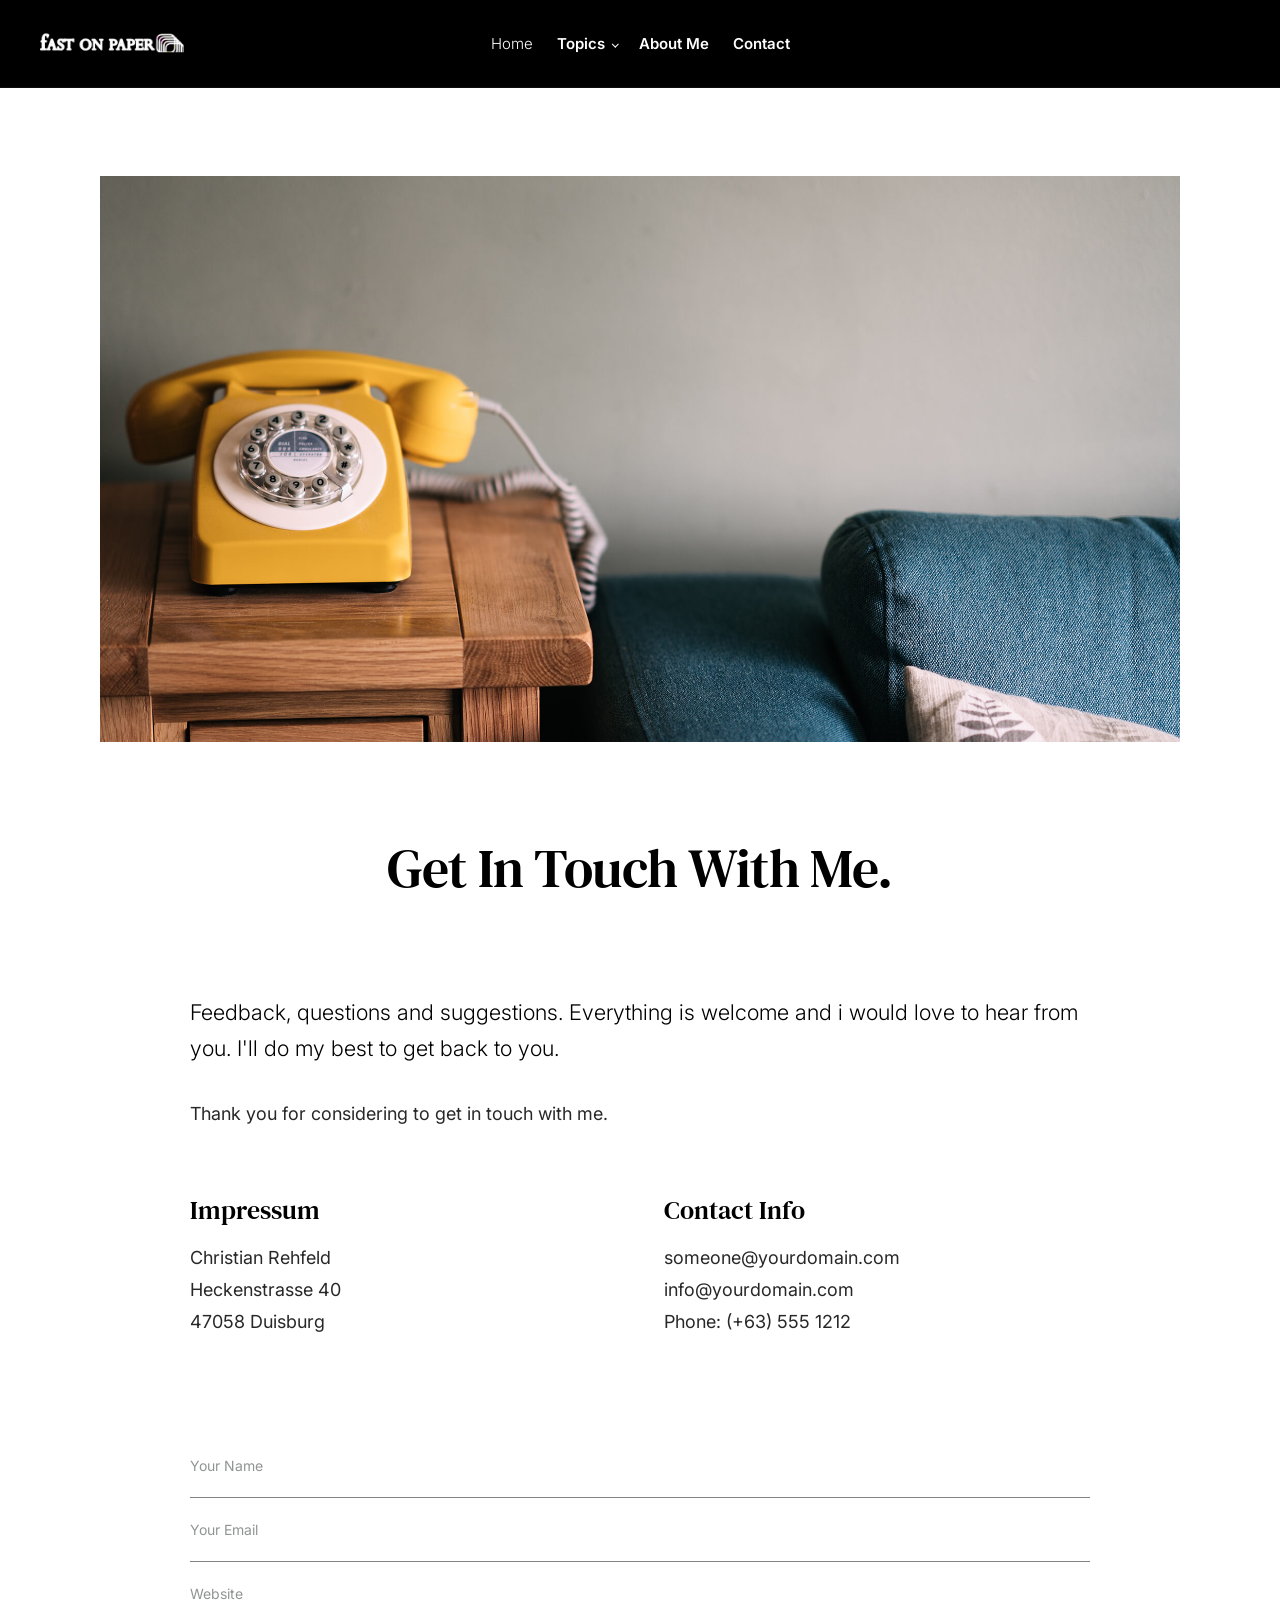
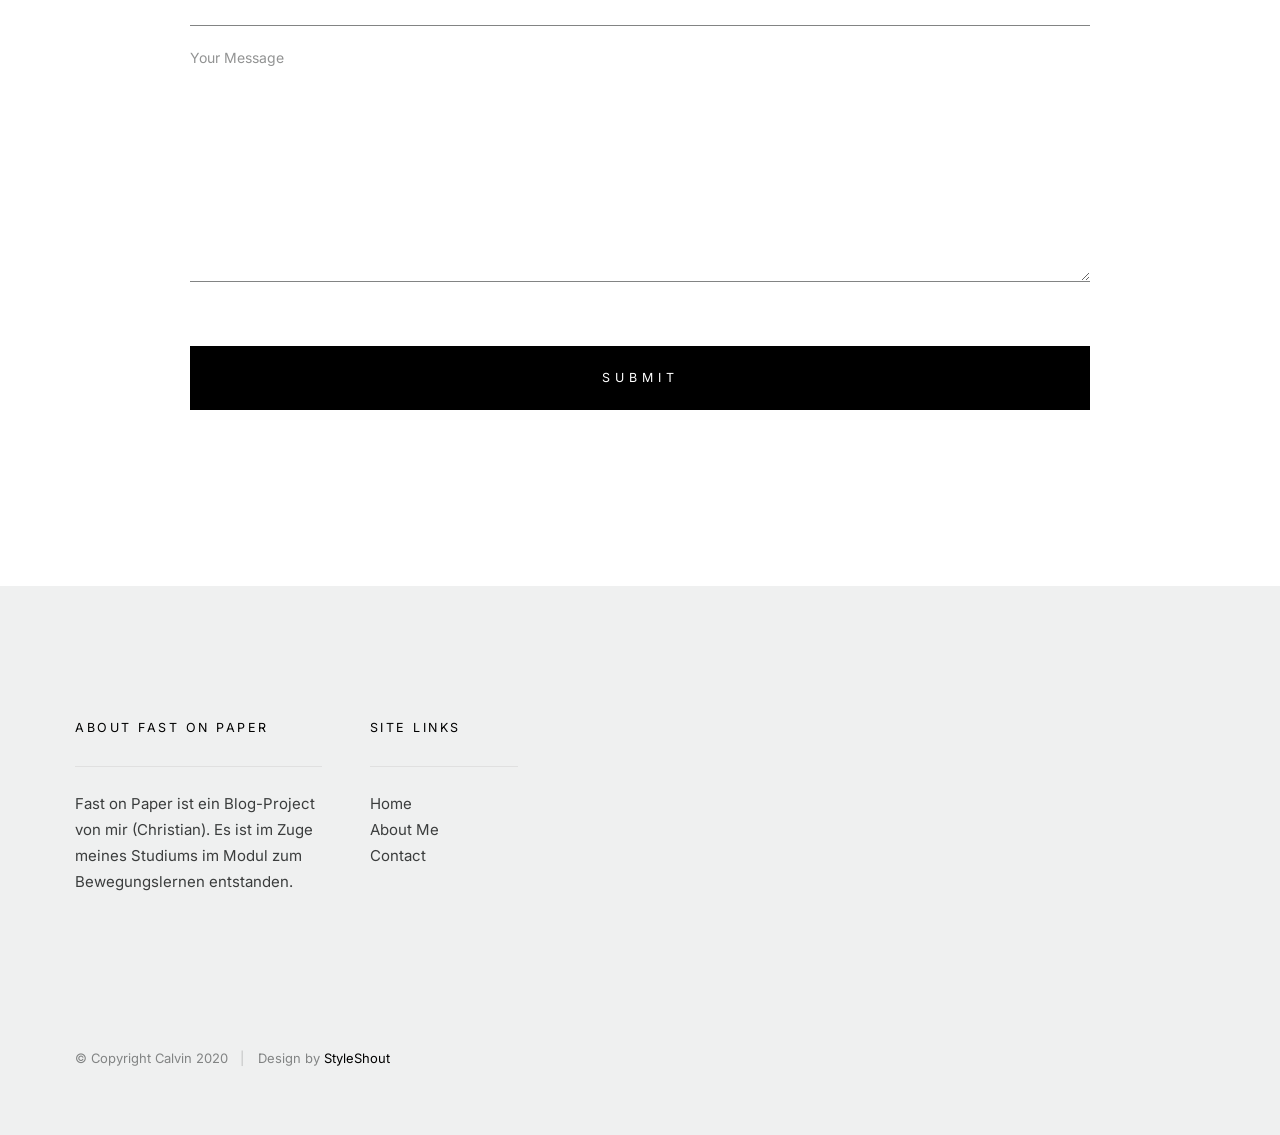
<file: contact.html>
<!DOCTYPE html>
<html class="no-js" lang="en">
<head>

    <!--- basic page needs
    ================================================== -->
    <meta charset="utf-8">
    <title>Contact</title>
    <meta name="description" content="">
    <meta name="author" content="">

    <!-- mobile specific metas
    ================================================== -->
    <meta name="viewport" content="width=device-width, initial-scale=1">

    <!-- CSS
    ================================================== -->
    <link rel="stylesheet" href="css/vendor.css">
    <link rel="stylesheet" href="css/styles.css">

    <!-- script
    ================================================== -->
    <script src="js/modernizr.js"></script>
    <script defer src="js/fontawesome/all.min.js"></script>

    <!-- favicons
    ================================================== -->
    <link rel="apple-touch-icon" sizes="180x180" href="apple-touch-icon.png">
    <link rel="icon" type="image/png" sizes="32x32" href="favicon-32x32.png">
    <link rel="icon" type="image/png" sizes="16x16" href="favicon-16x16.png">
    <link rel="manifest" href="site.webmanifest">

</head>

<body id="top">


    <!-- preloader
    ================================================== -->
    <div id="preloader"> 
    	<div id="loader"></div>
    </div>


    <!-- header
    ================================================== -->
    <header class="s-header s-header--opaque">

        <div class="s-header__logo">
            <a class="logo" href="index.html">
                <img src="images/fop_logo.svg" alt="Homepage">
            </a>
        </div>

        <div class="row s-header__navigation">

            <nav class="s-header__nav-wrap">

                <h3 class="s-header__nav-heading h6">Navigate to</h3>

                <ul class="s-header__nav">
                    <li class="current"><a href="index.html" title="">Home</a></li>
                    <li class="has-children">
                        <a href="#0" title="">Topics</a>
                        <ul class="sub-menu">
                            <li><a href="#">Training</a></li>
                            <li><a href="#">Lernmodelle</a></li>
                            <li><a href="#">Neurophysiologie</a></li>  
                        </ul>
                    </li>
                    <li><a href="about.html" title="">About Me</a></li>
                    <li><a href="contact.html" title="">Contact</a></li>
                </ul> <!-- end s-header__nav -->

                <a href="#0" title="Close Menu" class="s-header__overlay-close close-mobile-menu">Close</a>

            </nav> <!-- end s-header__nav-wrap -->

        </div> <!-- end s-header__navigation -->

        <a class="s-header__toggle-menu" href="#0" title="Menu"><span>Menu</span></a>

        <div class="s-header__search">

            <div class="s-header__search-inner">
                <div class="row wide">

                    <form role="search" method="get" class="s-header__search-form" action="#">
                        <label>
                            <span class="h-screen-reader-text">Search for:</span>
                            <input type="search" class="s-header__search-field" placeholder="Search for..." value="" name="s" title="Search for:" autocomplete="off">
                        </label>
                        <input type="submit" class="s-header__search-submit" value="Search"> 
                    </form>

                    <a href="#0" title="Close Search" class="s-header__overlay-close">Close</a>

                </div> <!-- end row -->
            </div> <!-- s-header__search-inner -->

        </div> <!-- end s-header__search wrap -->	

        <a class="s-header__search-trigger" href="#">
            <svg xmlns="http://www.w3.org/2000/svg" viewBox="0 0 17.982 17.983"><path fill="#010101" d="M12.622 13.611l-.209.163A7.607 7.607 0 017.7 15.399C3.454 15.399 0 11.945 0 7.7 0 3.454 3.454 0 7.7 0c4.245 0 7.699 3.454 7.699 7.7a7.613 7.613 0 01-1.626 4.714l-.163.209 4.372 4.371-.989.989-4.371-4.372zM7.7 1.399a6.307 6.307 0 00-6.3 6.3A6.307 6.307 0 007.7 14c3.473 0 6.3-2.827 6.3-6.3a6.308 6.308 0 00-6.3-6.301z"/></svg>
        </a>

    </header> <!-- end s-header -->


    <!-- content
    ================================================== -->
    <section class="s-content">

        <div class="row">
            <div class="column large-12">

                <article class="s-content__entry">

                    <div class="s-content__media">
                        <img src="images/thumbs/contact/contact-1050.jpg" 
                                srcset="images/thumbs/contact/contact-2100.jpg 2100w, 
                                        images/thumbs/contact/contact-1050.jpg 1050w, 
                                        images/thumbs/contact/contact-525.jpg 525w" sizes="(max-width: 2100px) 100vw, 2100px" alt="">
                    </div> <!-- end s-content__media -->

                    <div class="s-content__entry-header">
                        <h1 class="s-content__title">Get In Touch With Me.</h1>
                    </div> <!-- end s-content__entry-header -->

                    <div class="s-content__primary">

                        <div class="s-content__page-content">

                            <p class="lead">
                            Feedback, questions and suggestions. Everything is welcome and i would love to hear from you. I'll do my best to get back to you.
                            </p> 

                            <p>
                            Thank you for considering to get in touch with me. 
                            </p>

                            <br>

                            <div class="row block-large-1-2 block-tab-full s-content__blocks">
                                <div class="column">
                                    <h4>Impressum</h4>
                                    <p>
                                    Christian Rehfeld<br>
                                    Heckenstrasse 40<br>
                                    47058 Duisburg<br>
                                    </p>
                                </div>

                                <div class="column">
                                    <h4>Contact Info</h4>
                                    <p>
                                    someone@yourdomain.com<br>
                                    info@yourdomain.com <br>
                                    Phone: (+63) 555 1212
                                    </p> 
                                </div>
                            </div> <!-- end s-content__blocks -->

                            <form name="cForm" id="cForm" class="s-content__form" method="post" action="">
                                <fieldset>

                                    <div class="form-field">
                                        <input name="cName" type="text" id="cName" class="h-full-width h-remove-bottom" placeholder="Your Name" value="">
                                    </div>

                                    <div class="form-field">
                                        <input name="cEmail" type="text" id="cEmail" class="h-full-width h-remove-bottom" placeholder="Your Email" value="">
                                    </div>

                                    <div class="form-field">
                                        <input name="cWebsite" type="text" id="cWebsite" class="h-full-width h-remove-bottom" placeholder="Website"  value="">
                                    </div>

                                    <div class="message form-field">
                                        <textarea name="cMessage" id="cMessage" class="h-full-width" placeholder="Your Message" ></textarea>
                                    </div>

                                    <br>
                                    <button type="submit" class="submit btn btn--primary h-full-width">Submit</button>

                                </fieldset>
                            </form> <!-- end form -->

                        </div> <!-- end s-entry__page-content -->

                    </div> <!-- end s-content__primary -->
                </article> <!-- end entry -->

            </div> <!-- end column -->
        </div> <!-- end row -->

    </section> <!-- end s-content -->


    <!-- footer
    ================================================== -->
    <footer class="s-footer">

        <div class="s-footer__main">

            <div class="row">

                <div class="column large-3 medium-6 tab-12 s-footer__info">

                    <h5>About Fast on Paper</h5>

                    <p>
                    Fast on Paper ist ein Blog-Project von mir (Christian). Es ist im Zuge meines Studiums im Modul zum Bewegungslernen entstanden.  
                    </p>

                </div> <!-- end s-footer__info -->

                <div class="column large-2 medium-3 tab-6 s-footer__site-links">

                    <h5>Site Links</h5>

                    <ul>
                        <li><a href="index.html">Home</a></li>
                        <li><a href="about.html">About Me</a></li>
                        <li><a href="contact.html">Contact</a></li>
                    </ul>

                </div> <!-- end s-footer__site-links -->  

<!--this section is hidden via css rule right now-->
                <div class="column large-2 medium-3 tab-6 s-footer__social-links">

                    <h5>Follow Me</h5>

                    <ul>
                        <li><a href="#0">Twitter</a></li>
                        <li><a href="#0">Facebook</a></li>
                        <li><a href="#0">Dribbble</a></li>
                        <li><a href="#0">Pinterest</a></li>
                        <li><a href="#0">Instagram</a></li>
                    </ul>

                </div> <!-- end s-footer__social links --> 

<!--this section is hidden via css rule right now-->
                <div class="column large-3 medium-6 tab-12 s-footer__subscribe">

                    <h5>Sign Up for Newsletter</h5>

                    <p>Trag dich ein, um Updates zu Artikeln und dem Blog zu erhalten.</p>

                    <div class="subscribe-form">
                
                        <form id="mc-form" class="group" novalidate="true">

                            <input type="email" value="" name="dEmail" class="email" id="mc-email" placeholder="Your Email Address" required=""> 
                
                            <input type="submit" name="subscribe" value="subscribe" >
                
                            <label for="mc-email" class="subscribe-message"></label>
                
                        </form>

                    </div>

                </div> <!-- end s-footer__subscribe -->

            </div> <!-- end row -->

        </div> <!-- end s-footer__main -->

        <div class="s-footer__bottom">
            <div class="row">
                <div class="column">
                    <div class="ss-copyright">
                        <span>© Copyright Calvin 2020</span> 
                        <span>Design by <a href="https://www.styleshout.com/">StyleShout</a></span>
                    </div> <!-- end ss-copyright -->
                </div>
            </div> 

            <div class="ss-go-top">
                <a class="smoothscroll" title="Back to Top" href="#top">
                    <svg viewBox="0 0 15 15" fill="none" xmlns="http://www.w3.org/2000/svg" width="15" height="15"><path d="M7.5 1.5l.354-.354L7.5.793l-.354.353.354.354zm-.354.354l4 4 .708-.708-4-4-.708.708zm0-.708l-4 4 .708.708 4-4-.708-.708zM7 1.5V14h1V1.5H7z" fill="currentColor"></path></svg>
                </a>
            </div> <!-- end ss-go-top -->
        </div> <!-- end s-footer__bottom -->

   </footer> <!-- end s-footer -->


    <!-- Java Script
    ================================================== -->
    <script src="js/jquery-3.5.0.min.js"></script>
    <script src="js/plugins.js"></script>
    <script src="js/main.js"></script>

</body>

</html>
</file>
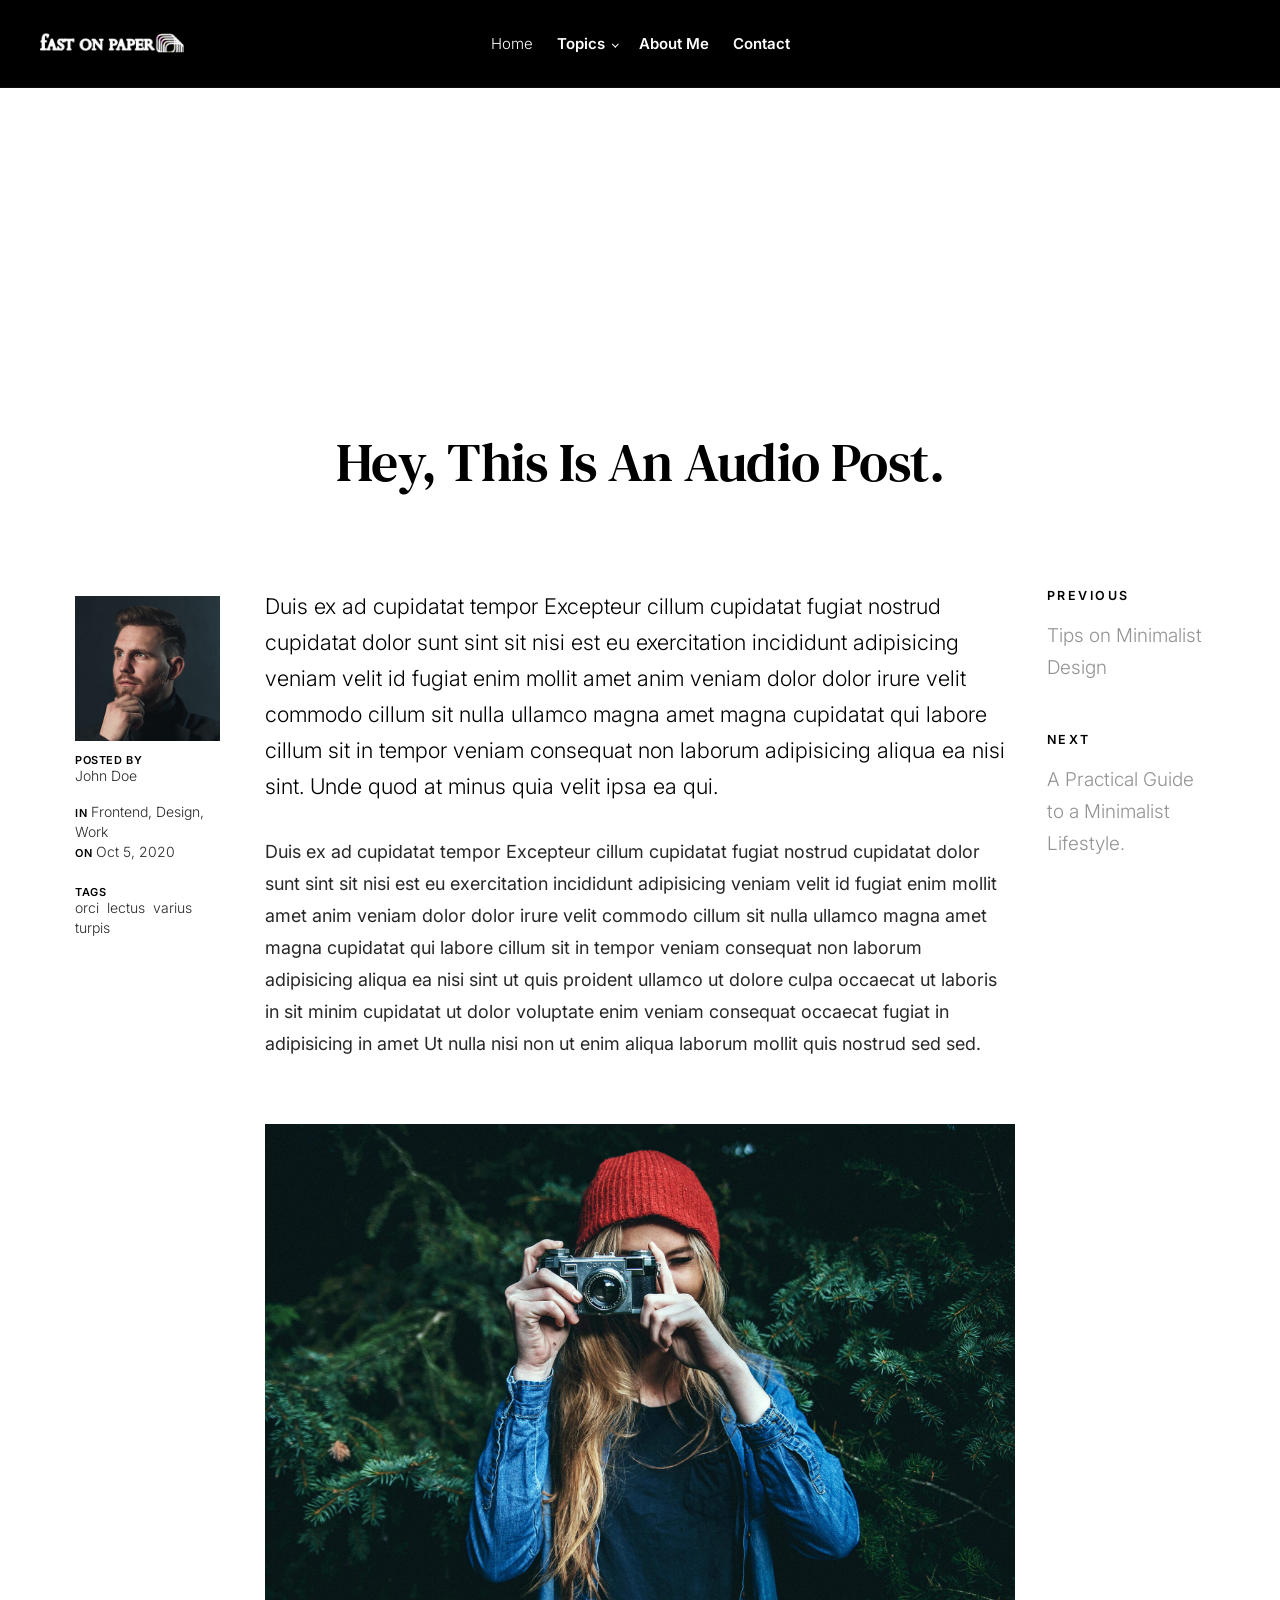
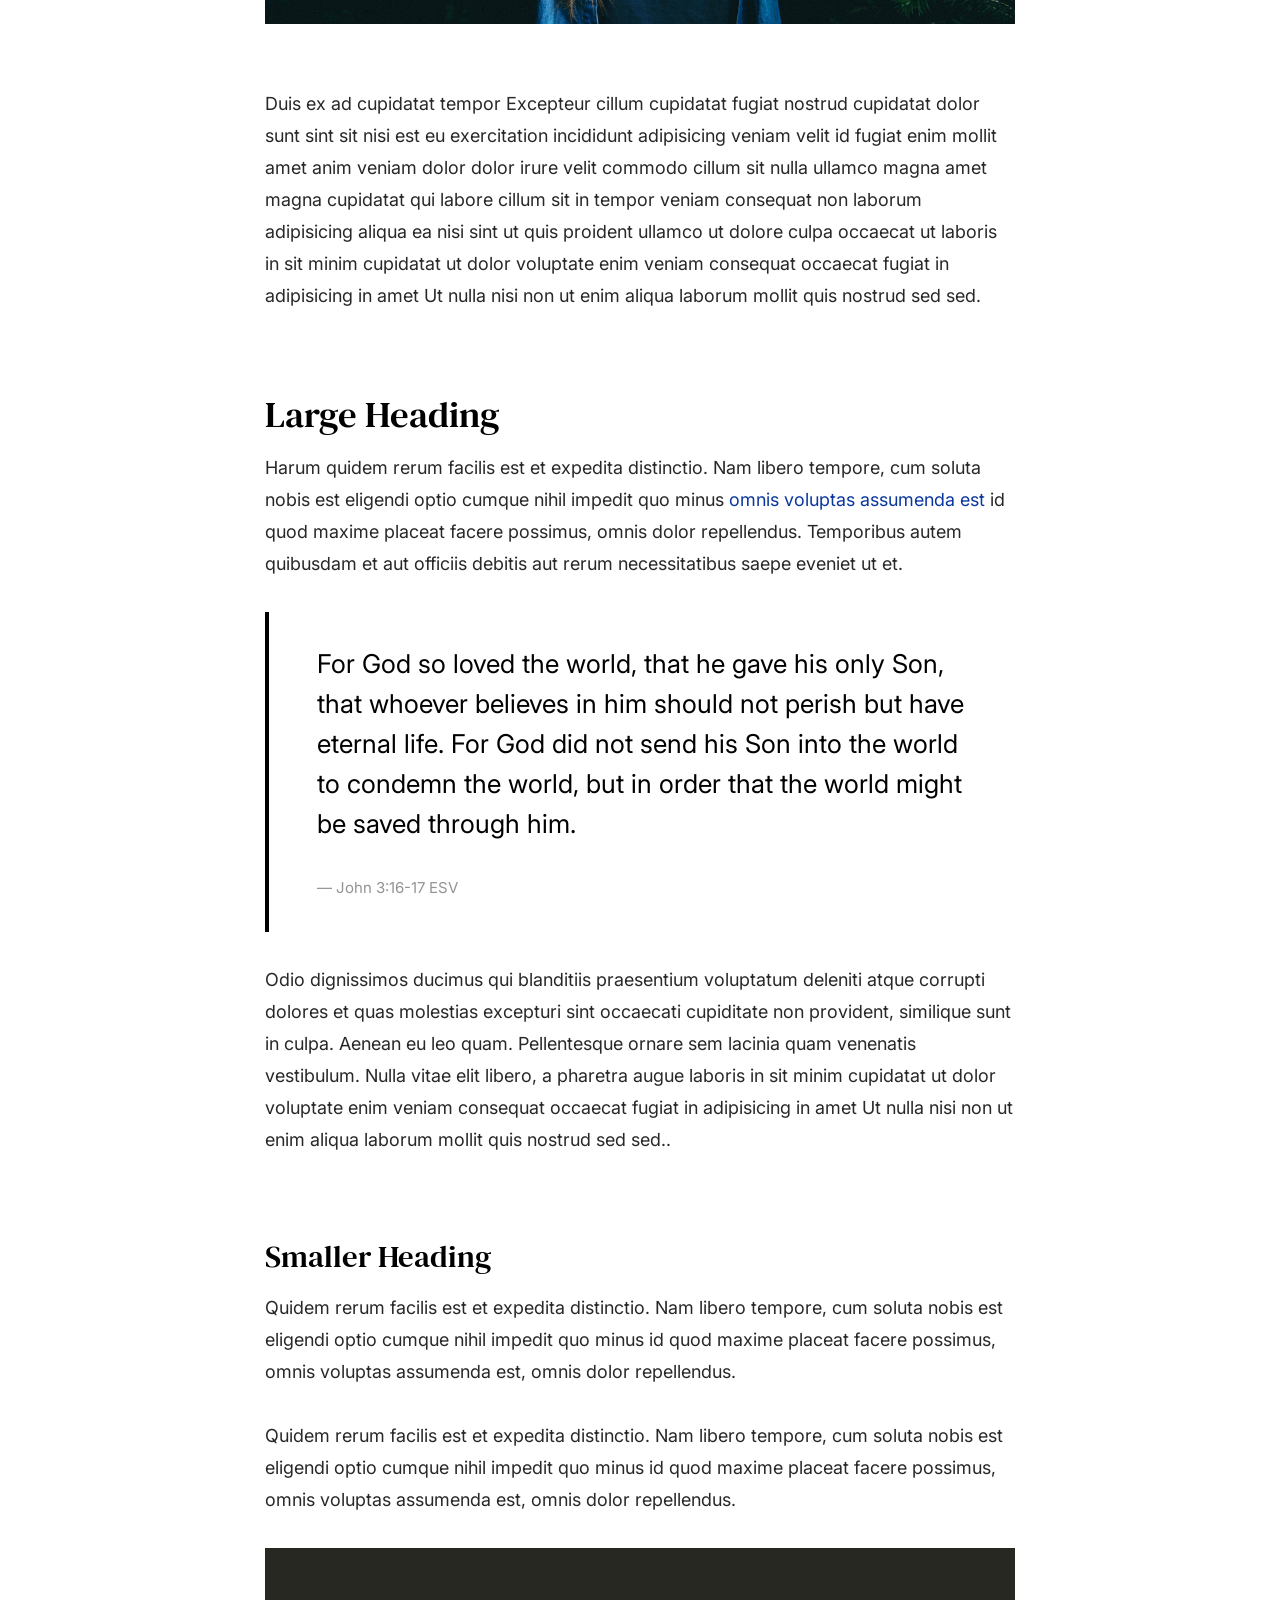
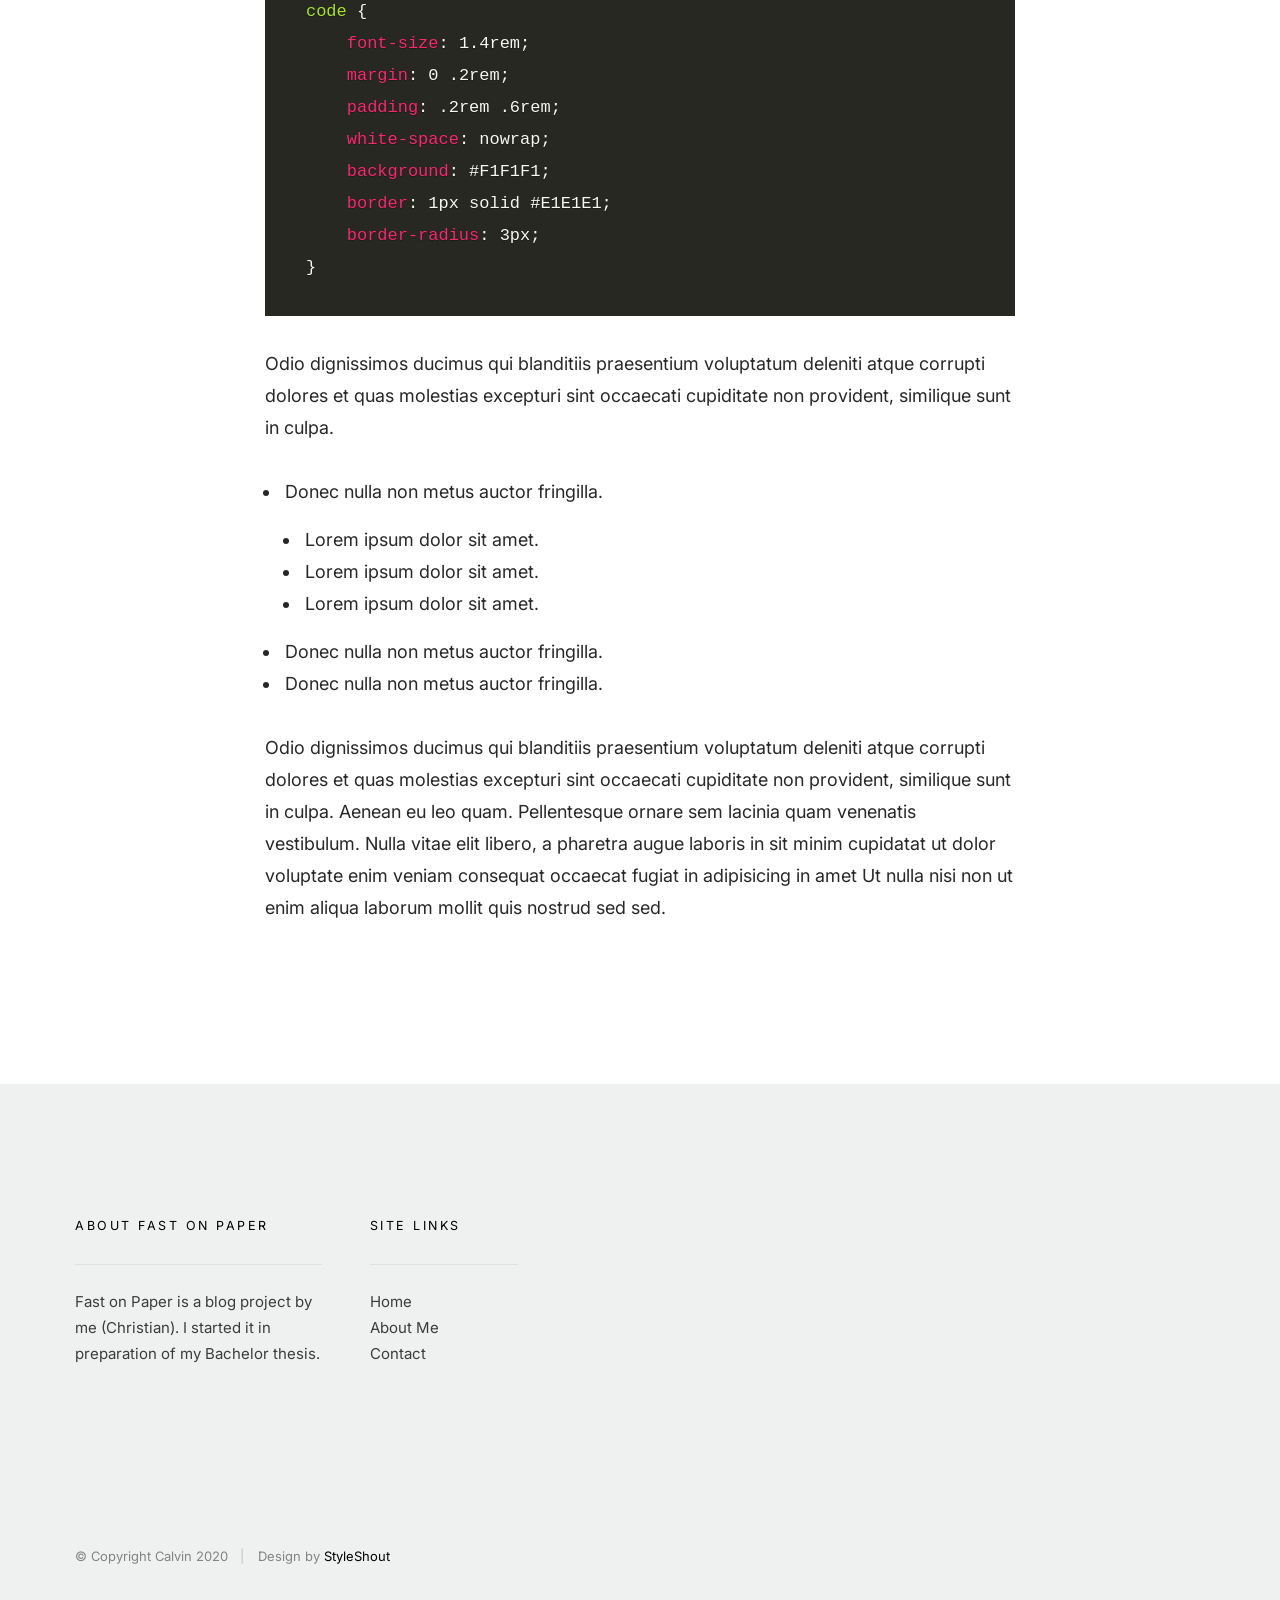
<file: single-audio.html>
<!DOCTYPE html>
<html class="no-js" lang="en">
<head>

    <!--- basic page needs
    ================================================== -->
    <meta charset="utf-8">
    <title>Audio Post - Calvin</title>
    <meta name="description" content="">
    <meta name="author" content="">

    <!-- mobile specific metas
    ================================================== -->
    <meta name="viewport" content="width=device-width, initial-scale=1">

    <!-- CSS
    ================================================== -->
    <link rel="stylesheet" href="css/vendor.css">
    <link rel="stylesheet" href="css/styles.css">

    <!-- script
    ================================================== -->
    <script src="js/modernizr.js"></script>
    <script defer src="js/fontawesome/all.min.js"></script>

    <!-- favicons
    ================================================== -->
    <link rel="apple-touch-icon" sizes="180x180" href="apple-touch-icon.png">
    <link rel="icon" type="image/png" sizes="32x32" href="favicon-32x32.png">
    <link rel="icon" type="image/png" sizes="16x16" href="favicon-16x16.png">
    <link rel="manifest" href="site.webmanifest">

</head>

<body id="top">


    <!-- preloader
    ================================================== -->
    <div id="preloader"> 
    	<div id="loader"></div>
    </div>


    <!-- header
    ================================================== -->
    <header class="s-header s-header--opaque">

        <div class="s-header__logo">
            <a class="logo" href="index.html">
                <img src="images/fop_logo.svg" alt="Homepage">
            </a>
        </div>

        <div class="row s-header__navigation">

            <nav class="s-header__nav-wrap">

                <h3 class="s-header__nav-heading h6">Navigate to</h3>

                <ul class="s-header__nav">
                    <li class="current"><a href="index.html" title="">Home</a></li>
                    <li class="has-children">
                        <a href="#0" title="">Topics</a>
                        <ul class="sub-menu">
                            <li><a href="category.html">Training</a></li>
                            <li><a href="category.html">Lernmodelle</a></li>
                            <li><a href="category.html">Neurophysiologie</a></li>  
                        </ul>
                    </li>
                    <li><a href="about.html" title="">About Me</a></li>
                    <li><a href="contact.html" title="">Contact</a></li>
                </ul> <!-- end s-header__nav -->

        </div> <!-- end s-header__navigation -->

        <a class="s-header__toggle-menu" href="#0" title="Menu"><span>Menu</span></a>

        <div class="s-header__search">

            <div class="s-header__search-inner">
                <div class="row wide">

                    <form role="search" method="get" class="s-header__search-form" action="#">
                        <label>
                            <span class="h-screen-reader-text">Search for:</span>
                            <input type="search" class="s-header__search-field" placeholder="Search for..." value="" name="s" title="Search for:" autocomplete="off">
                        </label>
                        <input type="submit" class="s-header__search-submit" value="Search"> 
                    </form>

                    <a href="#0" title="Close Search" class="s-header__overlay-close">Close</a>

                </div> <!-- end row -->
            </div> <!-- s-header__search-inner -->

        </div> <!-- end s-header__search wrap -->	

        <a class="s-header__search-trigger" href="#">
            <svg xmlns="http://www.w3.org/2000/svg" viewBox="0 0 17.982 17.983"><path fill="#010101" d="M12.622 13.611l-.209.163A7.607 7.607 0 017.7 15.399C3.454 15.399 0 11.945 0 7.7 0 3.454 3.454 0 7.7 0c4.245 0 7.699 3.454 7.699 7.7a7.613 7.613 0 01-1.626 4.714l-.163.209 4.372 4.371-.989.989-4.371-4.372zM7.7 1.399a6.307 6.307 0 00-6.3 6.3A6.307 6.307 0 007.7 14c3.473 0 6.3-2.827 6.3-6.3a6.308 6.308 0 00-6.3-6.301z"/></svg>
        </a>

    </header> <!-- end s-header -->


    <!-- content
    ================================================== -->
    <section class="s-content">

        <div class="row">
            <div class="column large-12">

                <article class="s-content__entry format-standard">

                    <div class="s-content__media">
                        <div class="s-content__post-thumb">
                            <iframe width="100%" height="166" scrolling="no" frameborder="no" allow="autoplay" src="https://w.soundcloud.com/player/?url=https%3A//api.soundcloud.com/tracks/80822997&color=%23dedede&auto_play=false&hide_related=false&show_comments=true&show_user=true&show_reposts=false&show_teaser=true"></iframe>
                        </div>
                    </div> <!-- end s-content__media -->

                    <div class="s-content__entry-header">
                        <h1 class="s-content__title s-content__title--post">Hey, This Is An Audio Post.</h1>
                    </div> <!-- end s-content__entry-header -->

                    <div class="s-content__primary">

                        <div class="s-content__entry-content">

                            <p class="lead">
                            Duis ex ad cupidatat tempor Excepteur cillum cupidatat fugiat nostrud cupidatat dolor 
                            sunt sint sit nisi est eu exercitation incididunt adipisicing veniam velit id fugiat 
                            enim mollit amet anim veniam dolor dolor irure velit commodo cillum sit nulla ullamco 
                            magna amet magna cupidatat qui labore cillum sit in tempor veniam consequat non laborum 
                            adipisicing aliqua ea nisi sint. Unde quod at minus quia velit ipsa ea qui. </p> 
    
                            <p>
                            Duis ex ad cupidatat tempor Excepteur cillum cupidatat fugiat nostrud cupidatat dolor 
                            sunt sint sit nisi est eu exercitation incididunt adipisicing veniam velit id fugiat 
                            enim mollit amet anim veniam dolor dolor irure velit commodo cillum sit nulla ullamco 
                            magna amet magna cupidatat qui labore cillum sit in tempor veniam consequat non laborum 
                            adipisicing aliqua ea nisi sint ut quis proident ullamco ut dolore culpa occaecat ut 
                            laboris in sit minim cupidatat ut dolor voluptate enim veniam consequat occaecat fugiat 
                            in adipisicing in amet Ut nulla nisi non ut enim aliqua laborum mollit quis nostrud sed sed.
                            </p>
    
                            <p>
                                <img src="images/sample-1050.jpg" 
                                        srcset="images/sample-2100.jpg 2100w, 
                                                images/sample-1050.jpg 1050w, 
                                                images/sample-525.jpg 525w" sizes="(max-width: 2100px) 100vw, 2100px" alt="">
                            </p>
    
                            <p>
                            Duis ex ad cupidatat tempor Excepteur cillum cupidatat fugiat nostrud cupidatat dolor 
                            sunt sint sit nisi est eu exercitation incididunt adipisicing veniam velit id fugiat 
                            enim mollit amet anim veniam dolor dolor irure velit commodo cillum sit nulla ullamco 
                            magna amet magna cupidatat qui labore cillum sit in tempor veniam consequat non laborum 
                            adipisicing aliqua ea nisi sint ut quis proident ullamco ut dolore culpa occaecat ut 
                            laboris in sit minim cupidatat ut dolor voluptate enim veniam consequat occaecat fugiat 
                            in adipisicing in amet Ut nulla nisi non ut enim aliqua laborum mollit quis nostrud sed sed.
                            </p>
    
                            <h2>Large Heading</h2>
    
                            <p>
                            Harum quidem rerum facilis est et expedita distinctio. Nam libero tempore, cum soluta 
                            nobis est eligendi optio cumque nihil impedit quo minus <a href="http://#">omnis voluptas assumenda est</a> 
                            id quod maxime placeat facere possimus, omnis dolor repellendus. Temporibus autem quibusdam et 
                            aut officiis debitis aut rerum necessitatibus saepe eveniet ut et.</p>
    
                            <blockquote>
                                <p>
                                For God so loved the world, that he gave his only Son, that whoever believes in 
                                him should not perish but have eternal life. For God did not send his Son into 
                                the world to condemn the world, but in order that the world might be 
                                saved through him.
                                </p>
                                <cite>John 3:16-17 ESV</cite>
                            </blockquote>
    
                            <p>
                            Odio dignissimos ducimus qui blanditiis praesentium voluptatum deleniti atque corrupti dolores 
                            et quas molestias excepturi sint occaecati cupiditate non provident, similique sunt in culpa. 
                            Aenean eu leo quam. Pellentesque ornare sem lacinia quam venenatis vestibulum. Nulla vitae elit 
                            libero, a pharetra augue laboris in sit minim cupidatat ut dolor voluptate enim veniam consequat 
                            occaecat fugiat in adipisicing in amet Ut nulla nisi non ut enim aliqua laborum mollit quis nostrud sed sed..</p>
    
                            <h3>Smaller Heading</h3>
    
                            <p>
                            Quidem rerum facilis est et expedita distinctio. Nam libero tempore, cum soluta nobis est 
                            eligendi optio cumque nihil impedit quo minus id quod maxime placeat facere possimus, omnis voluptas 
                            assumenda est, omnis dolor repellendus.
                            </p>
    
                            <p>
                            Quidem rerum facilis est et expedita distinctio. Nam libero tempore, cum soluta nobis est 
                            eligendi optio cumque nihil impedit quo minus id quod maxime placeat facere possimus, omnis voluptas 
                            assumenda est, omnis dolor repellendus.
                            </p>
                            
<pre><code class="language-css">
    code {
        font-size: 1.4rem;
        margin: 0 .2rem;
        padding: .2rem .6rem;
        white-space: nowrap;
        background: #F1F1F1;
        border: 1px solid #E1E1E1;	
        border-radius: 3px;
    }
</code></pre>
                                
                            <p>
                            Odio dignissimos ducimus qui blanditiis praesentium voluptatum deleniti atque corrupti dolores et 
                            quas molestias excepturi sint occaecati cupiditate non provident, similique sunt in culpa.</p>
    
                            <ul>
                                <li>Donec nulla non metus auctor fringilla.
                                    <ul>
                                        <li>Lorem ipsum dolor sit amet.</li>
                                        <li>Lorem ipsum dolor sit amet.</li>
                                        <li>Lorem ipsum dolor sit amet.</li>
                                    </ul>
                                </li>
                                <li>Donec nulla non metus auctor fringilla.</li>
                                <li>Donec nulla non metus auctor fringilla.</li>
                            </ul>
    
                            <p>
                            Odio dignissimos ducimus qui blanditiis praesentium voluptatum deleniti atque corrupti dolores et quas 
                            molestias excepturi sint occaecati cupiditate non provident, similique sunt in culpa. Aenean eu leo quam. 
                            Pellentesque ornare sem lacinia quam venenatis vestibulum. Nulla vitae elit libero, a pharetra augue 
                            laboris in sit minim cupidatat ut dolor voluptate enim veniam consequat occaecat fugiat in adipisicing 
                            in amet Ut nulla nisi non ut enim aliqua laborum mollit quis nostrud sed sed.
                            </p>

                        </div> <!-- end s-entry__entry-content -->

                        <div class="s-content__entry-meta">

                            <div class="entry-author meta-blk">
                                <div class="author-avatar">
                                    <img class="avatar" src="images/avatars/user-06.jpg" alt="">
                                </div>
                                <div class="byline">
                                    <span class="bytext">Posted By</span>
                                    <a href="#0">John Doe</a>
                                </div>
                            </div>

                            <div class="meta-bottom">
                                
                                <div class="entry-cat-links meta-blk">
                                    <div class="cat-links">
                                        <span>In</span> 
                                        <a href="#0">Frontend</a>
                                        <a href="#0">Design</a>
                                        <a href="#0">Work</a>
                                    </div>

                                    <span>On</span>
                                    Oct 5, 2020
                                </div>

                                <div class="entry-tags meta-blk">
                                    <span class="tagtext">Tags</span>
                                    <a href="#">orci</a>
                                    <a href="#">lectus</a>
                                    <a href="#">varius</a>
                                    <a href="#">turpis</a>
                                </div>

                            </div>

                        </div> <!-- s-content__entry-meta -->

                        <div class="s-content__pagenav">
                            <div class="prev-nav">
                                <a href="#" rel="prev">
                                    <span>Previous</span>
                                    Tips on Minimalist Design 
                                </a>
                            </div>
                            <div class="next-nav">
                                <a href="#" rel="next">
                                    <span>Next</span>
                                    A Practical Guide to a Minimalist Lifestyle.
                                </a>
                            </div>
                         </div> <!-- end s-content__pagenav -->

                    </div> <!-- end s-content__primary -->
                </article> <!-- end entry -->

            </div> <!-- end column -->
        </div> <!-- end row -->


        <!-- comments
        ================================================== -->
        <div class="comments-wrap">

            <div id="comments" class="row">
                <div class="column large-12">

                    <h3>5 Comments</h3>

                    <!-- START commentlist -->
                    <ol class="commentlist">

                        <li class="depth-1 comment">

                            <div class="comment__avatar">
                                <img class="avatar" src="images/avatars/user-01.jpg" alt="" width="50" height="50">
                            </div>

                            <div class="comment__content">

                                <div class="comment__info">
                                    <div class="comment__author">Itachi Uchiha</div>

                                    <div class="comment__meta">
                                        <div class="comment__time">Oct 05, 2020</div>
                                        <div class="comment__reply">
                                            <a class="comment-reply-link" href="#0">Reply</a>
                                        </div>
                                    </div>
                                </div>

                                <div class="comment__text">
                                <p>Adhuc quaerendum est ne, vis ut harum tantas noluisse, id suas iisque mei. Nec te inani ponderum vulputate,
                                facilisi expetenda has et. Iudico dictas scriptorem an vim, ei alia mentitum est, ne has voluptua praesent.</p>
                                </div>

                            </div>

                        </li> <!-- end comment level 1 -->

                        <li class="thread-alt depth-1 comment">

                            <div class="comment__avatar">
                                <img class="avatar" src="images/avatars/user-04.jpg" alt="" width="50" height="50">
                            </div>

                            <div class="comment__content">

                                <div class="comment__info">
                                    <div class="comment__author">John Doe</div>

                                    <div class="comment__meta">
                                        <div class="comment__time">Oct 05, 2020</div>
                                        <div class="comment__reply">
                                            <a class="comment-reply-link" href="#0">Reply</a>
                                        </div>
                                    </div>
                                </div>

                                <div class="comment__text">
                                <p>Sumo euismod dissentiunt ne sit, ad eos iudico qualisque adversarium, tota falli et mei. Esse euismod
                                urbanitas ut sed, et duo scaevola pericula splendide. Primis veritus contentiones nec ad, nec et
                                tantas semper delicatissimi.</p>
                                </div>

                            </div>

                            <ul class="children">

                                <li class="depth-2 comment">

                                    <div class="comment__avatar">
                                        <img class="avatar" src="images/avatars/user-03.jpg" alt="" width="50" height="50">
                                    </div>

                                    <div class="comment__content">

                                        <div class="comment__info">
                                            <div class="comment__author">Kakashi Hatake</div>

                                            <div class="comment__meta">
                                                <div class="comment__time">Oct 05, 2020</div>
                                                <div class="comment__reply">
                                                    <a class="comment-reply-link" href="#0">Reply</a>
                                                </div>
                                            </div>
                                        </div>

                                        <div class="comment__text">
                                            <p>Duis sed odio sit amet nibh vulputate
                                            cursus a sit amet mauris. Morbi accumsan ipsum velit. Duis sed odio sit amet nibh vulputate
                                            cursus a sit amet mauris</p>
                                        </div>

                                    </div>

                                    <ul class="children">

                                        <li class="depth-3 comment">

                                            <div class="comment__avatar">
                                                <img class="avatar" src="images/avatars/user-04.jpg" alt="" width="50" height="50">
                                            </div>

                                            <div class="comment__content">

                                                <div class="comment__info">
                                                    <div class="comment__author">John Doe</div>

                                                    <div class="comment__meta">
                                                        <div class="comment__time">Oct 04, 2020</div>
                                                        <div class="comment__reply">
                                                            <a class="comment-reply-link" href="#0">Reply</a>
                                                        </div>
                                                    </div>
                                                </div>

                                                <div class="comment__text">
                                                <p>Investigationes demonstraverunt lectores legere me lius quod ii legunt saepius. Claritas est
                                                etiam processus dynamicus, qui sequitur mutationem consuetudium lectorum.</p>
                                                </div>

                                            </div>

                                        </li>

                                    </ul>

                                </li>

                            </ul>

                        </li> <!-- end comment level 1 -->

                        <li class="depth-1 comment">

                            <div class="comment__avatar">
                                <img class="avatar" src="images/avatars/user-02.jpg" alt="" width="50" height="50">
                            </div>

                            <div class="comment__content">

                                <div class="comment__info">
                                    <div class="comment__author">Shikamaru Nara</div>

                                    <div class="comment__meta">
                                        <div class="comment__time">Oct 03, 2020</div>
                                        <div class="comment__reply">
                                            <a class="comment-reply-link" href="#0">Reply</a>
                                        </div>
                                    </div>
                                </div>

                                <div class="comment__text">
                                <p>Typi non habent claritatem insitam; est usus legentis in iis qui facit eorum claritatem.</p>
                                </div>

                            </div>

                        </li>  <!-- end comment level 1 -->

                    </ol>
                    <!-- END commentlist -->

                </div> <!-- end col-full -->
            </div> <!-- end comments -->


            <div class="row comment-respond">

                <!-- START respond -->
                <div id="respond" class="column">

                    <h3>
                    Add Comment 
                    <span>Your email address will not be published.</span>
                    </h3>

                    <form name="contactForm" id="contactForm" method="post" action="" autocomplete="off">
                        <fieldset>

                            <div class="form-field">
                                <input name="cName" id="cName" class="h-full-width h-remove-bottom" placeholder="Your Name" value="" type="text">
                            </div>

                            <div class="form-field">
                                <input name="cEmail" id="cEmail" class="h-full-width h-remove-bottom" placeholder="Your Email" value="" type="text">
                            </div>

                            <div class="form-field">
                                <input name="cWebsite" id="cWebsite" class="h-full-width h-remove-bottom" placeholder="Website" value="" type="text">
                            </div>

                            <div class="message form-field">
                                <textarea name="cMessage" id="cMessage" class="h-full-width" placeholder="Your Message"></textarea>
                            </div>

                            <br>
                            <input name="submit" id="submit" class="btn btn--primary btn-wide btn--large h-full-width" value="Add Comment" type="submit">

                        </fieldset>
                    </form> <!-- end form -->

                </div>
                <!-- END respond-->

            </div> <!-- end comment-respond -->

        </div> <!-- end comments-wrap -->


    </section> <!-- end s-content -->


    <!-- footer
    ================================================== -->
    <footer class="s-footer">

        <div class="s-footer__main">

            <div class="row">

                <div class="column large-3 medium-6 tab-12 s-footer__info">

                    <h5>About Fast on Paper</h5>

                    <p>
                    Fast on Paper is a blog project by me (Christian). I started it in preparation of my Bachelor thesis.  
                    </p>

                </div> <!-- end s-footer__info -->

                <div class="column large-2 medium-3 tab-6 s-footer__site-links">

                    <h5>Site Links</h5>

                    <ul>
                        <li><a href="index.html">Home</a></li>
                        <li><a href="about.html">About Me</a></li>
                        <li><a href="contact.html">Contact</a></li>
                    </ul>

                </div> <!-- end s-footer__site-links -->  

<!--this section is hidden via css rule right now-->
                <div class="column large-2 medium-3 tab-6 s-footer__social-links">

                    <h5>Follow Me</h5>

                    <ul>
                        <li><a href="#0">Twitter</a></li>
                        <li><a href="#0">Facebook</a></li>
                        <li><a href="#0">Dribbble</a></li>
                        <li><a href="#0">Pinterest</a></li>
                        <li><a href="#0">Instagram</a></li>
                    </ul>

                </div> <!-- end s-footer__social links --> 

<!--this section is hidden via css rule right now-->
                <div class="column large-3 medium-6 tab-12 s-footer__subscribe">

                    <h5>Sign Up for Newsletter</h5>

                    <p>Trag dich ein, um Updates zu Artikeln und dem Blog zu erhalten.</p>

                    <div class="subscribe-form">
                
                        <form id="mc-form" class="group" novalidate="true">

                            <input type="email" value="" name="dEmail" class="email" id="mc-email" placeholder="Your Email Address" required=""> 
                
                            <input type="submit" name="subscribe" value="subscribe" >
                
                            <label for="mc-email" class="subscribe-message"></label>
                
                        </form>

                    </div>

                </div> <!-- end s-footer__subscribe -->

            </div> <!-- end row -->

        </div> <!-- end s-footer__main -->

        <div class="s-footer__bottom">
            <div class="row">
                <div class="column">
                    <div class="ss-copyright">
                        <span>© Copyright Calvin 2020</span> 
                        <span>Design by <a href="https://www.styleshout.com/">StyleShout</a></span>
                    </div> <!-- end ss-copyright -->
                </div>
            </div> 

            <div class="ss-go-top">
                <a class="smoothscroll" title="Back to Top" href="#top">
                    <svg viewBox="0 0 15 15" fill="none" xmlns="http://www.w3.org/2000/svg" width="15" height="15"><path d="M7.5 1.5l.354-.354L7.5.793l-.354.353.354.354zm-.354.354l4 4 .708-.708-4-4-.708.708zm0-.708l-4 4 .708.708 4-4-.708-.708zM7 1.5V14h1V1.5H7z" fill="currentColor"></path></svg>
                </a>
            </div> <!-- end ss-go-top -->
        </div> <!-- end s-footer__bottom -->

   </footer> <!-- end s-footer -->


    <!-- Java Script
    ================================================== -->
    <script src="js/jquery-3.5.0.min.js"></script>
    <script src="js/plugins.js"></script>
    <script src="js/main.js"></script>

</body>

</html>
</file>
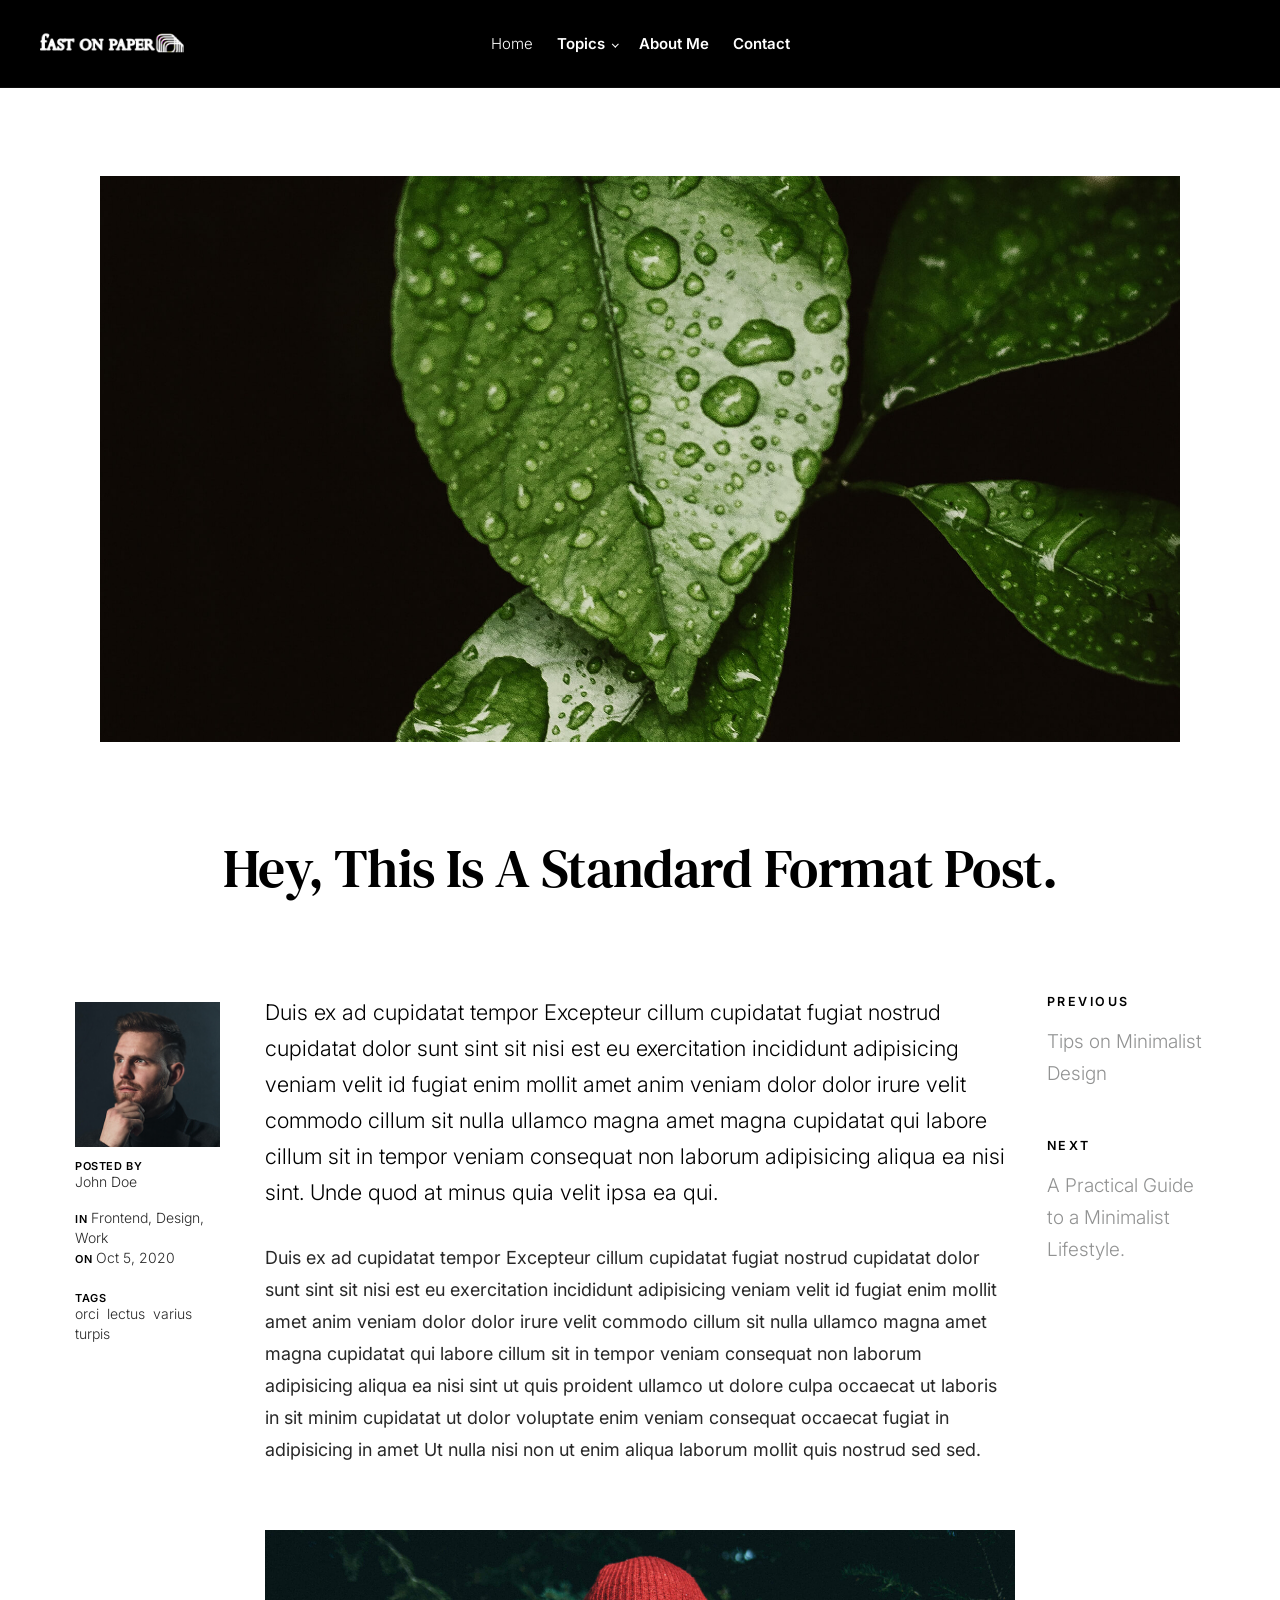
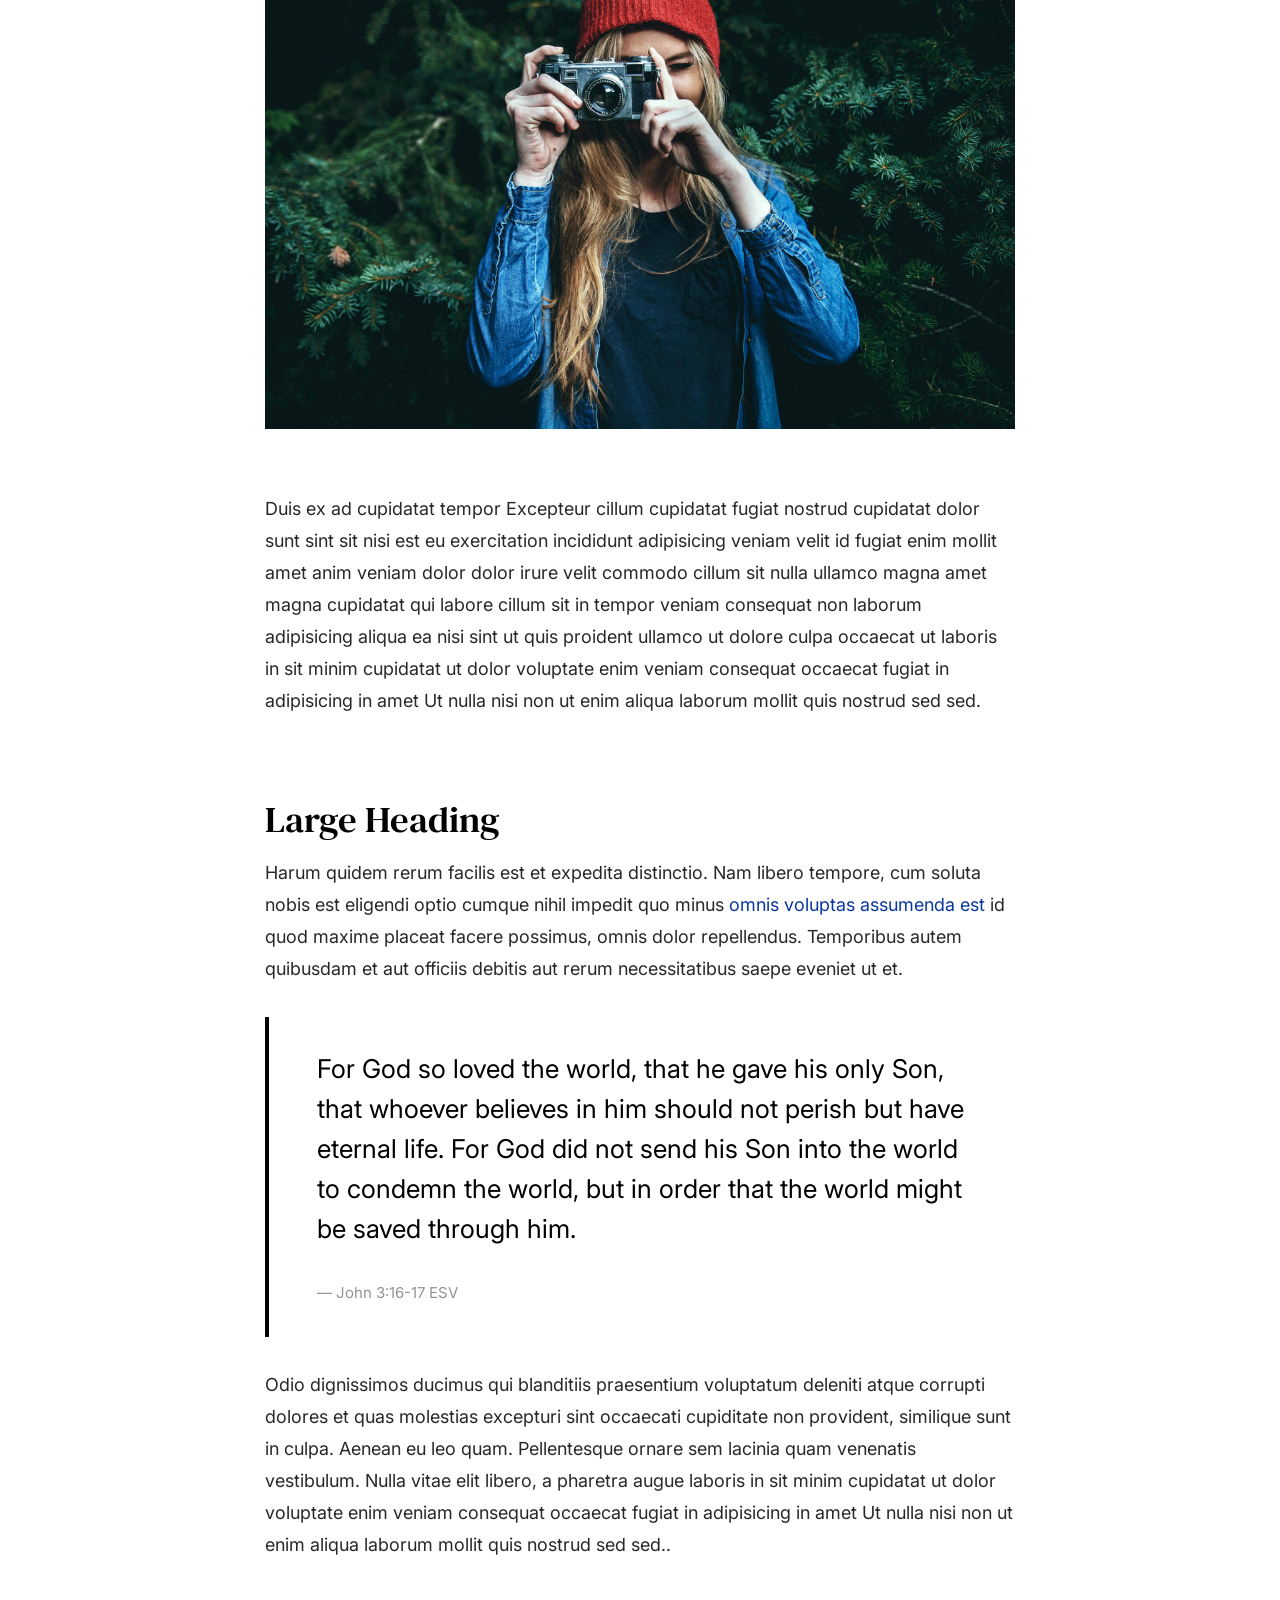
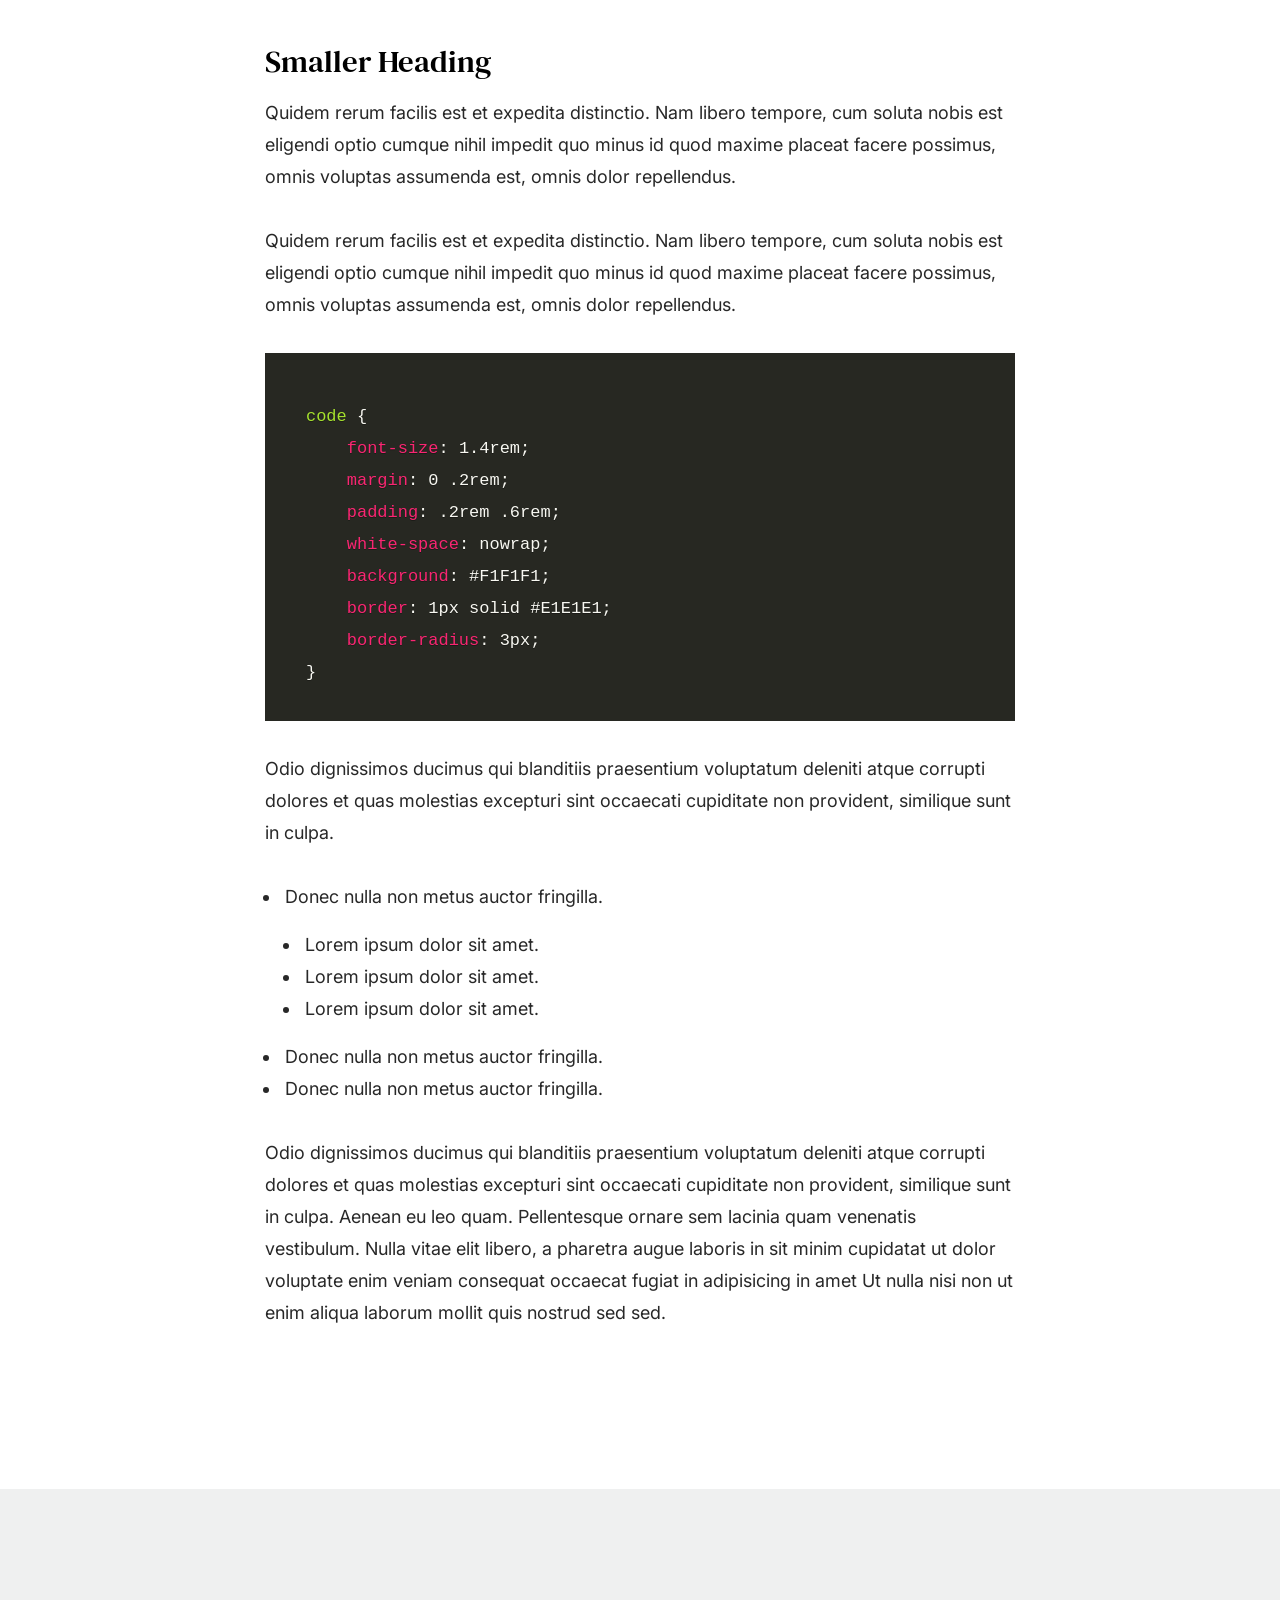
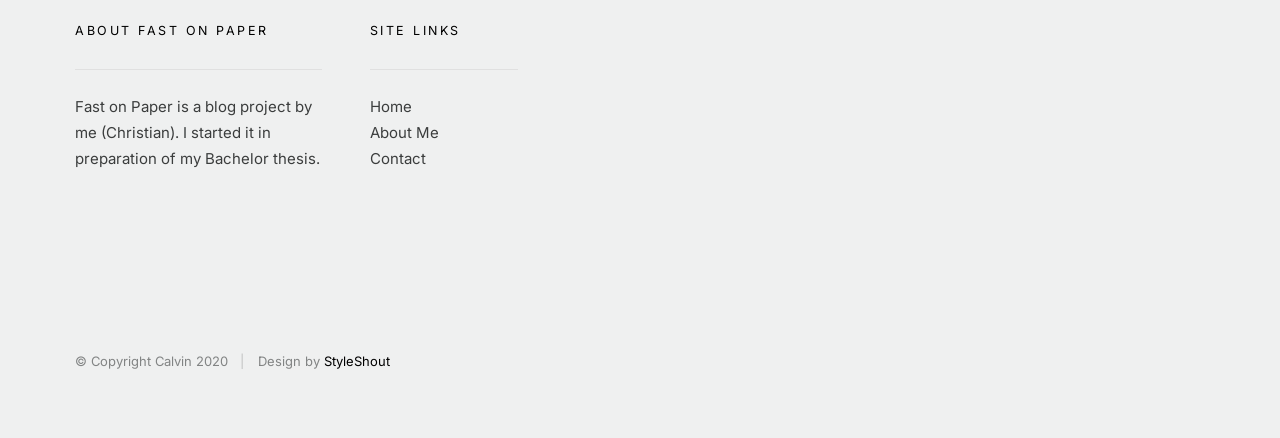
<file: single-standard.html>
<!DOCTYPE html>
<html class="no-js" lang="en">
<head>

    <!--- basic page needs
    ================================================== -->
    <meta charset="utf-8">
    <title>Standard Post - Calvin</title>
    <meta name="description" content="">
    <meta name="author" content="">

    <!-- mobile specific metas
    ================================================== -->
    <meta name="viewport" content="width=device-width, initial-scale=1">

    <!-- CSS
    ================================================== -->
    <link rel="stylesheet" href="css/vendor.css">
    <link rel="stylesheet" href="css/styles.css">

    <!-- script
    ================================================== -->
    <script src="js/modernizr.js"></script>
    <script defer src="js/fontawesome/all.min.js"></script>

    <!-- favicons
    ================================================== -->
    <link rel="apple-touch-icon" sizes="180x180" href="apple-touch-icon.png">
    <link rel="icon" type="image/png" sizes="32x32" href="favicon-32x32.png">
    <link rel="icon" type="image/png" sizes="16x16" href="favicon-16x16.png">
    <link rel="manifest" href="site.webmanifest">

</head>

<body id="top">


    <!-- preloader
    ================================================== -->
    <div id="preloader"> 
    	<div id="loader"></div>
    </div>


    <!-- header
    ================================================== -->
    <header class="s-header s-header--opaque">

        <div class="s-header__logo">
            <a class="logo" href="index.html">
                <img src="images/fop_logo.svg" alt="Homepage">
            </a>
        </div>

        <div class="row s-header__navigation">

            <nav class="s-header__nav-wrap">

                <h3 class="s-header__nav-heading h6">Navigate to</h3>

                <ul class="s-header__nav">
                    <li class="current"><a href="index.html" title="">Home</a></li>
                    <li class="has-children">
                        <a href="#0" title="">Topics</a>
                        <ul class="sub-menu">
                            <li><a href="category.html">Training</a></li>
                            <li><a href="category.html">Lernmodelle</a></li>
                            <li><a href="category.html">Neurophysiologie</a></li>  
                        </ul>
                    </li>
                    <li><a href="about.html" title="">About Me</a></li>
                    <li><a href="contact.html" title="">Contact</a></li>
                </ul> <!-- end s-header__nav -->

                <a href="#0" title="Close Menu" class="s-header__overlay-close close-mobile-menu">Close</a>

            </nav> <!-- end s-header__nav-wrap -->

        </div> <!-- end s-header__navigation -->

        <a class="s-header__toggle-menu" href="#0" title="Menu"><span>Menu</span></a>

        <div class="s-header__search">

            <div class="s-header__search-inner">
                <div class="row wide">

                    <form role="search" method="get" class="s-header__search-form" action="#">
                        <label>
                            <span class="h-screen-reader-text">Search for:</span>
                            <input type="search" class="s-header__search-field" placeholder="Search for..." value="" name="s" title="Search for:" autocomplete="off">
                        </label>
                        <input type="submit" class="s-header__search-submit" value="Search"> 
                    </form>

                    <a href="#0" title="Close Search" class="s-header__overlay-close">Close</a>

                </div> <!-- end row -->
            </div> <!-- s-header__search-inner -->

        </div> <!-- end s-header__search wrap -->	

        <a class="s-header__search-trigger" href="#">
            <svg xmlns="http://www.w3.org/2000/svg" viewBox="0 0 17.982 17.983"><path fill="#010101" d="M12.622 13.611l-.209.163A7.607 7.607 0 017.7 15.399C3.454 15.399 0 11.945 0 7.7 0 3.454 3.454 0 7.7 0c4.245 0 7.699 3.454 7.699 7.7a7.613 7.613 0 01-1.626 4.714l-.163.209 4.372 4.371-.989.989-4.371-4.372zM7.7 1.399a6.307 6.307 0 00-6.3 6.3A6.307 6.307 0 007.7 14c3.473 0 6.3-2.827 6.3-6.3a6.308 6.308 0 00-6.3-6.301z"/></svg>
        </a>

    </header> <!-- end s-header -->


    <!-- content
    ================================================== -->
    <section class="s-content">

        <div class="row">
            <div class="column large-12">

                <article class="s-content__entry format-standard">

                    <div class="s-content__media">
                        <div class="s-content__post-thumb">
                            <img src="images/thumbs/single/single-post-1050.jpg" 
                                 srcset="images/thumbs/single/single-post-2100.jpg 2100w, 
                                         images/thumbs/single/single-post-1050.jpg 1050w, 
                                         images/thumbs/single/single-post-525.jpg 525w" sizes="(max-width: 2100px) 100vw, 2100px" alt="">
                        </div>
                    </div> <!-- end s-content__media -->

                    <div class="s-content__entry-header">
                        <h1 class="s-content__title s-content__title--post">Hey, This Is A Standard Format Post.</h1>
                    </div> <!-- end s-content__entry-header -->

                    <div class="s-content__primary">

                        <div class="s-content__entry-content">

                            <p class="lead">
                            Duis ex ad cupidatat tempor Excepteur cillum cupidatat fugiat nostrud cupidatat dolor 
                            sunt sint sit nisi est eu exercitation incididunt adipisicing veniam velit id fugiat 
                            enim mollit amet anim veniam dolor dolor irure velit commodo cillum sit nulla ullamco 
                            magna amet magna cupidatat qui labore cillum sit in tempor veniam consequat non laborum 
                            adipisicing aliqua ea nisi sint. Unde quod at minus quia velit ipsa ea qui. </p> 
    
                            <p>
                            Duis ex ad cupidatat tempor Excepteur cillum cupidatat fugiat nostrud cupidatat dolor 
                            sunt sint sit nisi est eu exercitation incididunt adipisicing veniam velit id fugiat 
                            enim mollit amet anim veniam dolor dolor irure velit commodo cillum sit nulla ullamco 
                            magna amet magna cupidatat qui labore cillum sit in tempor veniam consequat non laborum 
                            adipisicing aliqua ea nisi sint ut quis proident ullamco ut dolore culpa occaecat ut 
                            laboris in sit minim cupidatat ut dolor voluptate enim veniam consequat occaecat fugiat 
                            in adipisicing in amet Ut nulla nisi non ut enim aliqua laborum mollit quis nostrud sed sed.
                            </p>
    
                            <p>
                                <img src="images/sample-1050.jpg" 
                                        srcset="images/sample-2100.jpg 2100w, 
                                                images/sample-1050.jpg 1050w, 
                                                images/sample-525.jpg 525w" sizes="(max-width: 2100px) 100vw, 2100px" alt="">
                            </p>
    
                            <p>
                            Duis ex ad cupidatat tempor Excepteur cillum cupidatat fugiat nostrud cupidatat dolor 
                            sunt sint sit nisi est eu exercitation incididunt adipisicing veniam velit id fugiat 
                            enim mollit amet anim veniam dolor dolor irure velit commodo cillum sit nulla ullamco 
                            magna amet magna cupidatat qui labore cillum sit in tempor veniam consequat non laborum 
                            adipisicing aliqua ea nisi sint ut quis proident ullamco ut dolore culpa occaecat ut 
                            laboris in sit minim cupidatat ut dolor voluptate enim veniam consequat occaecat fugiat 
                            in adipisicing in amet Ut nulla nisi non ut enim aliqua laborum mollit quis nostrud sed sed.
                            </p>
    
                            <h2>Large Heading</h2>
    
                            <p>
                            Harum quidem rerum facilis est et expedita distinctio. Nam libero tempore, cum soluta 
                            nobis est eligendi optio cumque nihil impedit quo minus <a href="http://#">omnis voluptas assumenda est</a> 
                            id quod maxime placeat facere possimus, omnis dolor repellendus. Temporibus autem quibusdam et 
                            aut officiis debitis aut rerum necessitatibus saepe eveniet ut et.</p>
    
                            <blockquote>
                                <p>
                                For God so loved the world, that he gave his only Son, that whoever believes in 
                                him should not perish but have eternal life. For God did not send his Son into 
                                the world to condemn the world, but in order that the world might be 
                                saved through him.
                                </p>
                                <cite>John 3:16-17 ESV</cite>
                            </blockquote>
    
                            <p>
                            Odio dignissimos ducimus qui blanditiis praesentium voluptatum deleniti atque corrupti dolores 
                            et quas molestias excepturi sint occaecati cupiditate non provident, similique sunt in culpa. 
                            Aenean eu leo quam. Pellentesque ornare sem lacinia quam venenatis vestibulum. Nulla vitae elit 
                            libero, a pharetra augue laboris in sit minim cupidatat ut dolor voluptate enim veniam consequat 
                            occaecat fugiat in adipisicing in amet Ut nulla nisi non ut enim aliqua laborum mollit quis nostrud sed sed..</p>
    
                            <h3>Smaller Heading</h3>
    
                            <p>
                            Quidem rerum facilis est et expedita distinctio. Nam libero tempore, cum soluta nobis est 
                            eligendi optio cumque nihil impedit quo minus id quod maxime placeat facere possimus, omnis voluptas 
                            assumenda est, omnis dolor repellendus.
                            </p>
    
                            <p>
                            Quidem rerum facilis est et expedita distinctio. Nam libero tempore, cum soluta nobis est 
                            eligendi optio cumque nihil impedit quo minus id quod maxime placeat facere possimus, omnis voluptas 
                            assumenda est, omnis dolor repellendus.
                            </p>
                            
<pre><code class="language-css">
    code {
        font-size: 1.4rem;
        margin: 0 .2rem;
        padding: .2rem .6rem;
        white-space: nowrap;
        background: #F1F1F1;
        border: 1px solid #E1E1E1;	
        border-radius: 3px;
    }
</code></pre>
                                
                            <p>
                            Odio dignissimos ducimus qui blanditiis praesentium voluptatum deleniti atque corrupti dolores et 
                            quas molestias excepturi sint occaecati cupiditate non provident, similique sunt in culpa.</p>
    
                            <ul>
                                <li>Donec nulla non metus auctor fringilla.
                                    <ul>
                                        <li>Lorem ipsum dolor sit amet.</li>
                                        <li>Lorem ipsum dolor sit amet.</li>
                                        <li>Lorem ipsum dolor sit amet.</li>
                                    </ul>
                                </li>
                                <li>Donec nulla non metus auctor fringilla.</li>
                                <li>Donec nulla non metus auctor fringilla.</li>
                            </ul>
    
                            <p>
                            Odio dignissimos ducimus qui blanditiis praesentium voluptatum deleniti atque corrupti dolores et quas 
                            molestias excepturi sint occaecati cupiditate non provident, similique sunt in culpa. Aenean eu leo quam. 
                            Pellentesque ornare sem lacinia quam venenatis vestibulum. Nulla vitae elit libero, a pharetra augue 
                            laboris in sit minim cupidatat ut dolor voluptate enim veniam consequat occaecat fugiat in adipisicing 
                            in amet Ut nulla nisi non ut enim aliqua laborum mollit quis nostrud sed sed.
                            </p>

                        </div> <!-- end s-entry__entry-content -->

                        <div class="s-content__entry-meta">

                            <div class="entry-author meta-blk">
                                <div class="author-avatar">
                                    <img class="avatar" src="images/avatars/user-06.jpg" alt="">
                                </div>
                                <div class="byline">
                                    <span class="bytext">Posted By</span>
                                    <a href="#0">John Doe</a>
                                </div>
                            </div>

                            <div class="meta-bottom">
                                
                                <div class="entry-cat-links meta-blk">
                                    <div class="cat-links">
                                        <span>In</span> 
                                        <a href="#0">Frontend</a>
                                        <a href="#0">Design</a>
                                        <a href="#0">Work</a>
                                    </div>

                                    <span>On</span>
                                    Oct 5, 2020
                                </div>

                                <div class="entry-tags meta-blk">
                                    <span class="tagtext">Tags</span>
                                    <a href="#">orci</a>
                                    <a href="#">lectus</a>
                                    <a href="#">varius</a>
                                    <a href="#">turpis</a>
                                </div>

                            </div>

                        </div> <!-- s-content__entry-meta -->

                        <div class="s-content__pagenav">
                            <div class="prev-nav">
                                <a href="#" rel="prev">
                                    <span>Previous</span>
                                    Tips on Minimalist Design 
                                </a>
                            </div>
                            <div class="next-nav">
                                <a href="#" rel="next">
                                    <span>Next</span>
                                    A Practical Guide to a Minimalist Lifestyle.
                                </a>
                            </div>
                         </div> <!-- end s-content__pagenav -->

                    </div> <!-- end s-content__primary -->
                </article> <!-- end entry -->

            </div> <!-- end column -->
        </div> <!-- end row -->


        <!-- comments
        ================================================== -->
        <div class="comments-wrap">

            <div id="comments" class="row">
                <div class="column large-12">

                    <h3>5 Comments</h3>

                    <!-- START commentlist -->
                    <ol class="commentlist">

                        <li class="depth-1 comment">

                            <div class="comment__avatar">
                                <img class="avatar" src="images/avatars/user-01.jpg" alt="" width="50" height="50">
                            </div>

                            <div class="comment__content">

                                <div class="comment__info">
                                    <div class="comment__author">Itachi Uchiha</div>

                                    <div class="comment__meta">
                                        <div class="comment__time">Oct 05, 2020</div>
                                        <div class="comment__reply">
                                            <a class="comment-reply-link" href="#0">Reply</a>
                                        </div>
                                    </div>
                                </div>

                                <div class="comment__text">
                                <p>Adhuc quaerendum est ne, vis ut harum tantas noluisse, id suas iisque mei. Nec te inani ponderum vulputate,
                                facilisi expetenda has et. Iudico dictas scriptorem an vim, ei alia mentitum est, ne has voluptua praesent.</p>
                                </div>

                            </div>

                        </li> <!-- end comment level 1 -->

                        <li class="thread-alt depth-1 comment">

                            <div class="comment__avatar">
                                <img class="avatar" src="images/avatars/user-04.jpg" alt="" width="50" height="50">
                            </div>

                            <div class="comment__content">

                                <div class="comment__info">
                                    <div class="comment__author">John Doe</div>

                                    <div class="comment__meta">
                                        <div class="comment__time">Oct 05, 2020</div>
                                        <div class="comment__reply">
                                            <a class="comment-reply-link" href="#0">Reply</a>
                                        </div>
                                    </div>
                                </div>

                                <div class="comment__text">
                                <p>Sumo euismod dissentiunt ne sit, ad eos iudico qualisque adversarium, tota falli et mei. Esse euismod
                                urbanitas ut sed, et duo scaevola pericula splendide. Primis veritus contentiones nec ad, nec et
                                tantas semper delicatissimi.</p>
                                </div>

                            </div>

                            <ul class="children">

                                <li class="depth-2 comment">

                                    <div class="comment__avatar">
                                        <img class="avatar" src="images/avatars/user-03.jpg" alt="" width="50" height="50">
                                    </div>

                                    <div class="comment__content">

                                        <div class="comment__info">
                                            <div class="comment__author">Kakashi Hatake</div>

                                            <div class="comment__meta">
                                                <div class="comment__time">Oct 05, 2020</div>
                                                <div class="comment__reply">
                                                    <a class="comment-reply-link" href="#0">Reply</a>
                                                </div>
                                            </div>
                                        </div>

                                        <div class="comment__text">
                                            <p>Duis sed odio sit amet nibh vulputate
                                            cursus a sit amet mauris. Morbi accumsan ipsum velit. Duis sed odio sit amet nibh vulputate
                                            cursus a sit amet mauris</p>
                                        </div>

                                    </div>

                                    <ul class="children">

                                        <li class="depth-3 comment">

                                            <div class="comment__avatar">
                                                <img class="avatar" src="images/avatars/user-04.jpg" alt="" width="50" height="50">
                                            </div>

                                            <div class="comment__content">

                                                <div class="comment__info">
                                                    <div class="comment__author">John Doe</div>

                                                    <div class="comment__meta">
                                                        <div class="comment__time">Oct 04, 2020</div>
                                                        <div class="comment__reply">
                                                            <a class="comment-reply-link" href="#0">Reply</a>
                                                        </div>
                                                    </div>
                                                </div>

                                                <div class="comment__text">
                                                <p>Investigationes demonstraverunt lectores legere me lius quod ii legunt saepius. Claritas est
                                                etiam processus dynamicus, qui sequitur mutationem consuetudium lectorum.</p>
                                                </div>

                                            </div>

                                        </li>

                                    </ul>

                                </li>

                            </ul>

                        </li> <!-- end comment level 1 -->

                        <li class="depth-1 comment">

                            <div class="comment__avatar">
                                <img class="avatar" src="images/avatars/user-02.jpg" alt="" width="50" height="50">
                            </div>

                            <div class="comment__content">

                                <div class="comment__info">
                                    <div class="comment__author">Shikamaru Nara</div>

                                    <div class="comment__meta">
                                        <div class="comment__time">Oct 03, 2020</div>
                                        <div class="comment__reply">
                                            <a class="comment-reply-link" href="#0">Reply</a>
                                        </div>
                                    </div>
                                </div>

                                <div class="comment__text">
                                <p>Typi non habent claritatem insitam; est usus legentis in iis qui facit eorum claritatem.</p>
                                </div>

                            </div>

                        </li>  <!-- end comment level 1 -->

                    </ol>
                    <!-- END commentlist -->

                </div> <!-- end col-full -->
            </div> <!-- end comments -->


            <div class="row comment-respond">

                <!-- START respond -->
                <div id="respond" class="column">

                    <h3>
                    Add Comment 
                    <span>Your email address will not be published.</span>
                    </h3>

                    <form name="contactForm" id="contactForm" method="post" action="" autocomplete="off">
                        <fieldset>

                            <div class="form-field">
                                <input name="cName" id="cName" class="h-full-width h-remove-bottom" placeholder="Your Name" value="" type="text">
                            </div>

                            <div class="form-field">
                                <input name="cEmail" id="cEmail" class="h-full-width h-remove-bottom" placeholder="Your Email" value="" type="text">
                            </div>

                            <div class="form-field">
                                <input name="cWebsite" id="cWebsite" class="h-full-width h-remove-bottom" placeholder="Website" value="" type="text">
                            </div>

                            <div class="message form-field">
                                <textarea name="cMessage" id="cMessage" class="h-full-width" placeholder="Your Message"></textarea>
                            </div>

                            <br>
                            <input name="submit" id="submit" class="btn btn--primary btn-wide btn--large h-full-width" value="Add Comment" type="submit">

                        </fieldset>
                    </form> <!-- end form -->

                </div>
                <!-- END respond-->

            </div> <!-- end comment-respond -->

        </div> <!-- end comments-wrap -->


    </section> <!-- end s-content -->


    <!-- footer
    ================================================== -->
    <footer class="s-footer">

        <div class="s-footer__main">

            <div class="row">

                <div class="column large-3 medium-6 tab-12 s-footer__info">

                    <h5>About Fast on Paper</h5>

                    <p>
                    Fast on Paper is a blog project by me (Christian). I started it in preparation of my Bachelor thesis.  
                    </p>

                </div> <!-- end s-footer__info -->

                <div class="column large-2 medium-3 tab-6 s-footer__site-links">

                    <h5>Site Links</h5>

                    <ul>
                        <li><a href="index.html">Home</a></li>
                        <li><a href="about.html">About Me</a></li>
                        <li><a href="contact.html">Contact</a></li>
                    </ul>

                </div> <!-- end s-footer__site-links -->  

<!--this section is hidden via css rule right now-->
                <div class="column large-2 medium-3 tab-6 s-footer__social-links">

                    <h5>Follow Me</h5>

                    <ul>
                        <li><a href="#0">Twitter</a></li>
                        <li><a href="#0">Facebook</a></li>
                        <li><a href="#0">Dribbble</a></li>
                        <li><a href="#0">Pinterest</a></li>
                        <li><a href="#0">Instagram</a></li>
                    </ul>

                </div> <!-- end s-footer__social links --> 

<!--this section is hidden via css rule right now-->
                <div class="column large-3 medium-6 tab-12 s-footer__subscribe">

                    <h5>Sign Up for Newsletter</h5>

                    <p>Trag dich ein, um Updates zu Artikeln und dem Blog zu erhalten.</p>

                    <div class="subscribe-form">
                
                        <form id="mc-form" class="group" novalidate="true">

                            <input type="email" value="" name="dEmail" class="email" id="mc-email" placeholder="Your Email Address" required=""> 
                
                            <input type="submit" name="subscribe" value="subscribe" >
                
                            <label for="mc-email" class="subscribe-message"></label>
                
                        </form>

                    </div>

                </div> <!-- end s-footer__subscribe -->

            </div> <!-- end row -->

        </div> <!-- end s-footer__main -->

        <div class="s-footer__bottom">
            <div class="row">
                <div class="column">
                    <div class="ss-copyright">
                        <span>© Copyright Calvin 2020</span> 
                        <span>Design by <a href="https://www.styleshout.com/">StyleShout</a></span>
                    </div> <!-- end ss-copyright -->
                </div>
            </div> 

            <div class="ss-go-top">
                <a class="smoothscroll" title="Back to Top" href="#top">
                    <svg viewBox="0 0 15 15" fill="none" xmlns="http://www.w3.org/2000/svg" width="15" height="15"><path d="M7.5 1.5l.354-.354L7.5.793l-.354.353.354.354zm-.354.354l4 4 .708-.708-4-4-.708.708zm0-.708l-4 4 .708.708 4-4-.708-.708zM7 1.5V14h1V1.5H7z" fill="currentColor"></path></svg>
                </a>
            </div> <!-- end ss-go-top -->
        </div> <!-- end s-footer__bottom -->

   </footer> <!-- end s-footer -->


    <!-- Java Script
    ================================================== -->
    <script src="js/jquery-3.5.0.min.js"></script>
    <script src="js/plugins.js"></script>
    <script src="js/main.js"></script>

</body>

</html>
</file>
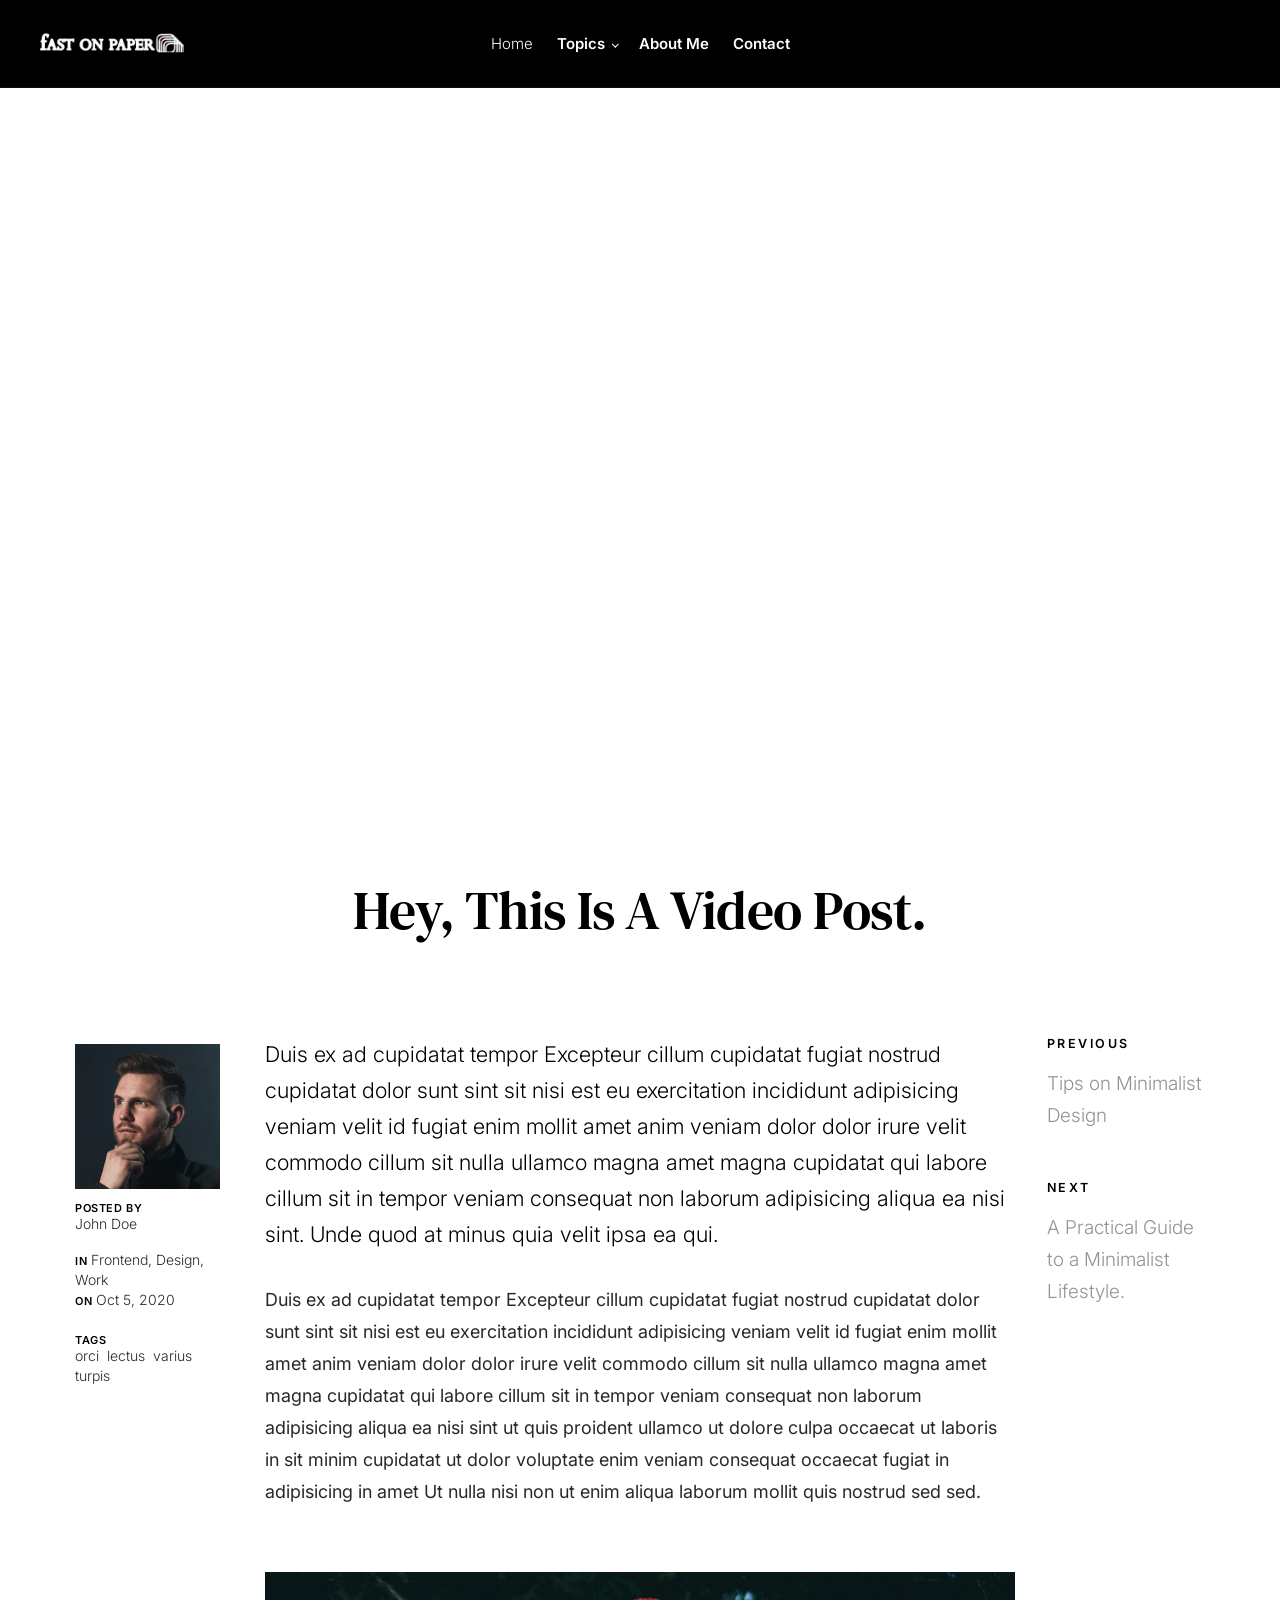
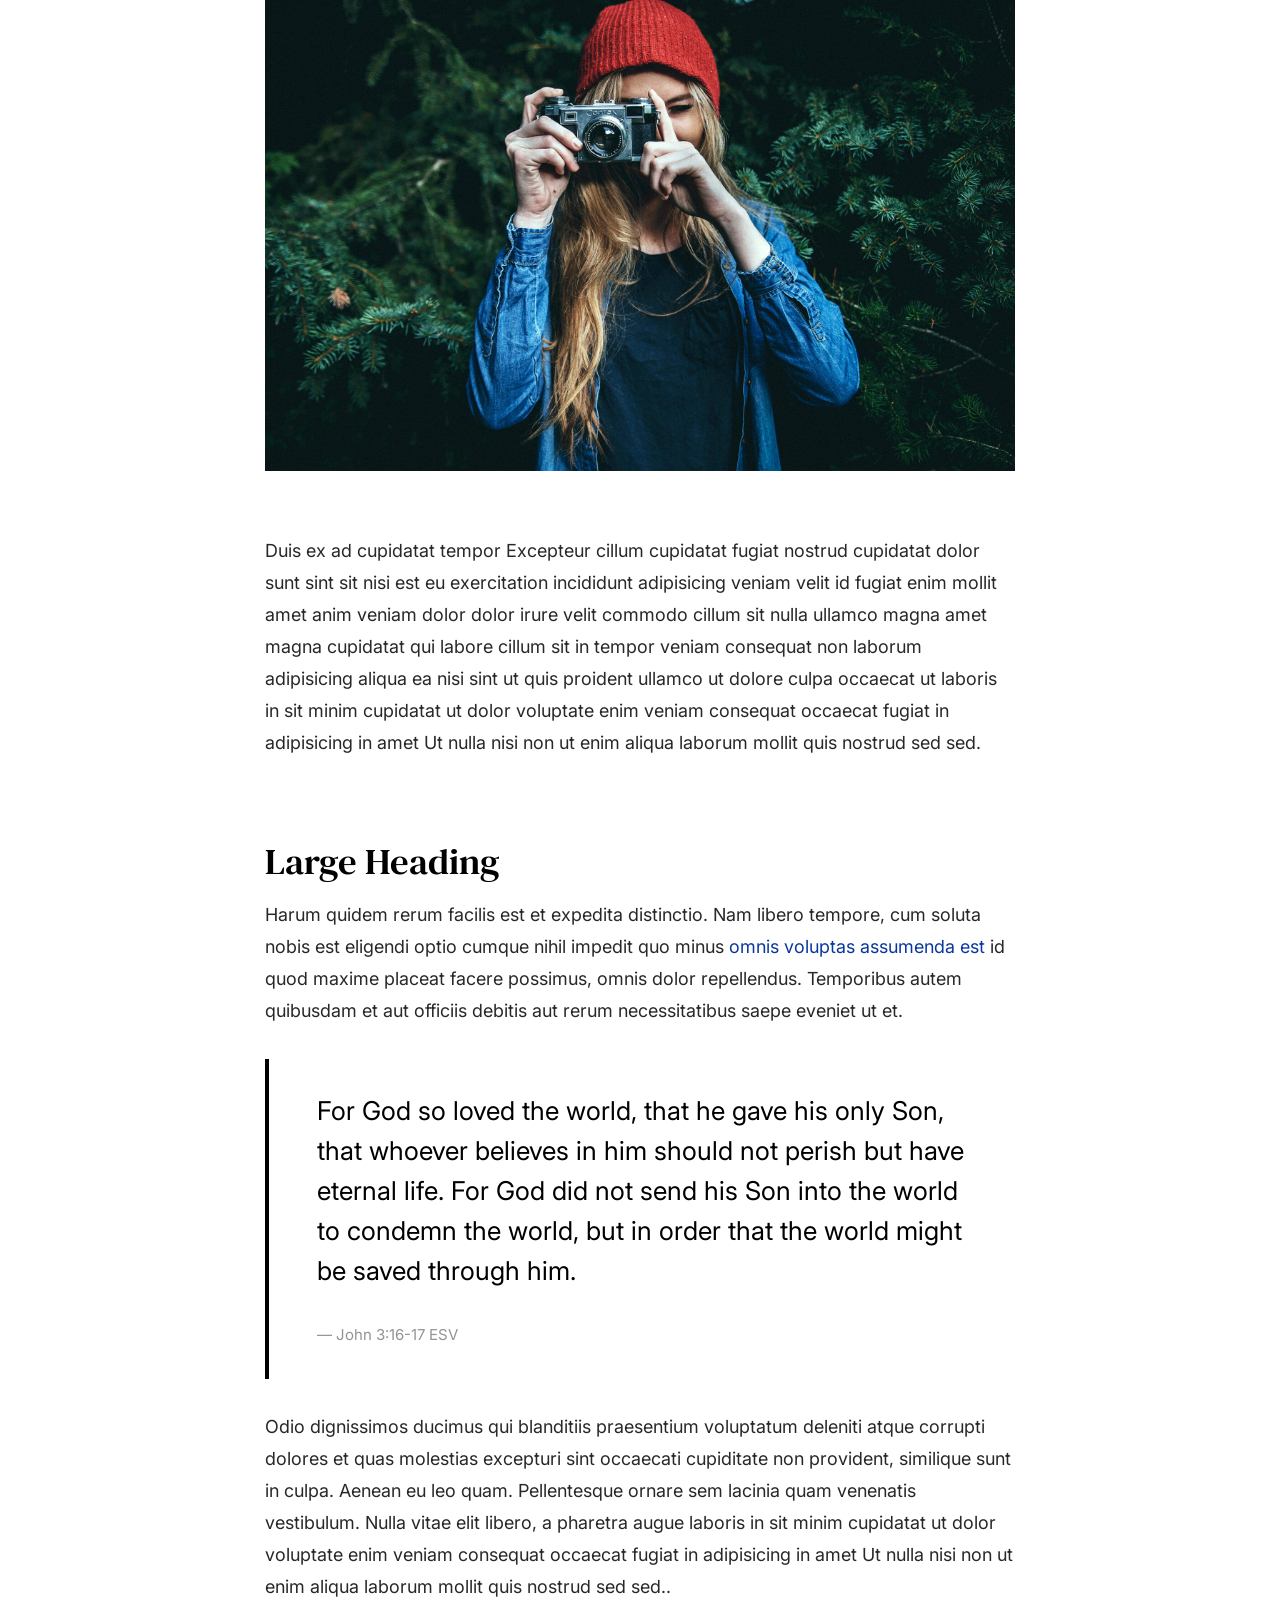
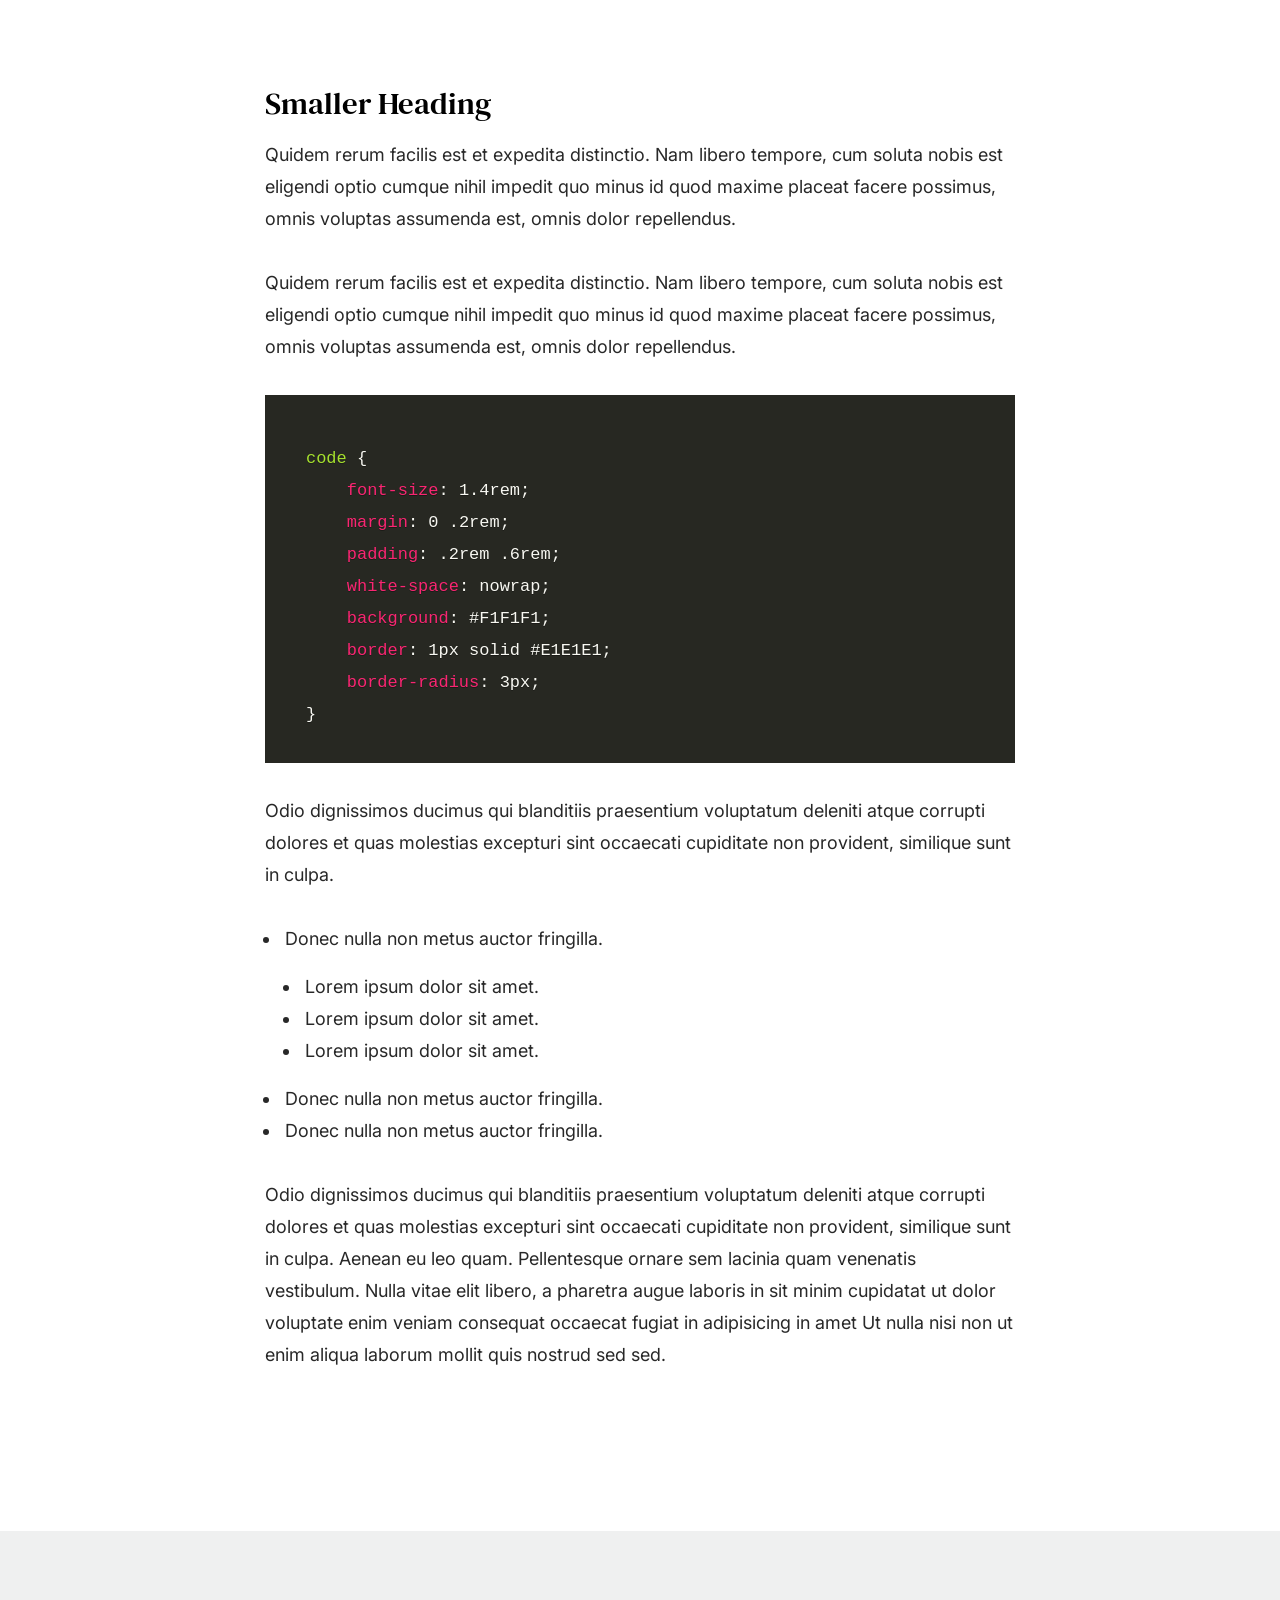
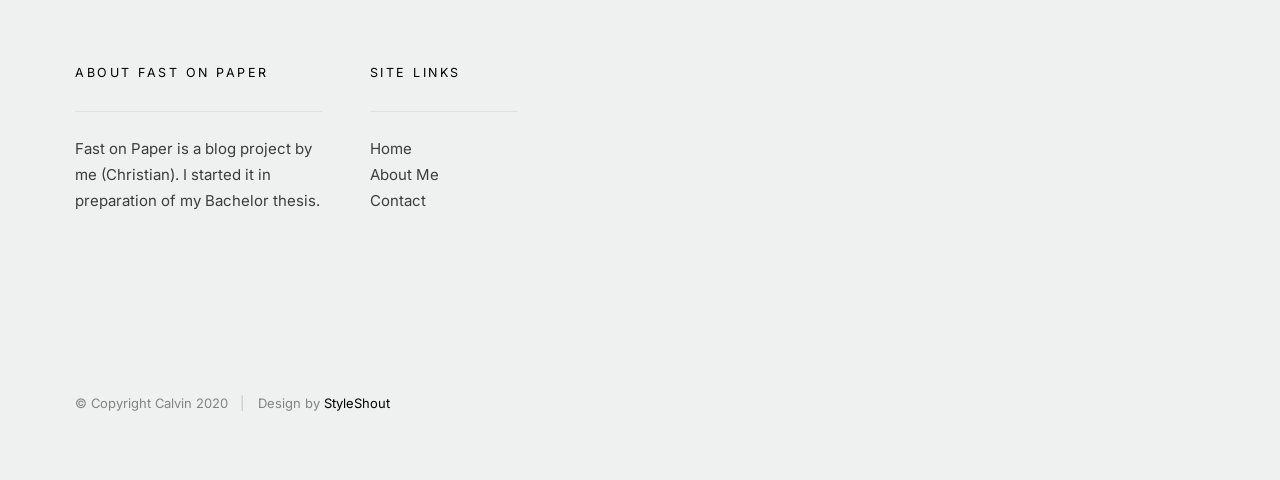
<file: single-video.html>
<!DOCTYPE html>
<html class="no-js" lang="en">
<head>

    <!--- basic page needs
    ================================================== -->
    <meta charset="utf-8">
    <title>Video Post - Calvin</title>
    <meta name="description" content="">
    <meta name="author" content="">

    <!-- mobile specific metas
    ================================================== -->
    <meta name="viewport" content="width=device-width, initial-scale=1">

    <!-- CSS
    ================================================== -->
    <link rel="stylesheet" href="css/vendor.css">
    <link rel="stylesheet" href="css/styles.css">

    <!-- script
    ================================================== -->
    <script src="js/modernizr.js"></script>
    <script defer src="js/fontawesome/all.min.js"></script>

    <!-- favicons
    ================================================== -->
    <link rel="apple-touch-icon" sizes="180x180" href="apple-touch-icon.png">
    <link rel="icon" type="image/png" sizes="32x32" href="favicon-32x32.png">
    <link rel="icon" type="image/png" sizes="16x16" href="favicon-16x16.png">
    <link rel="manifest" href="site.webmanifest">

</head>

<body id="top">


    <!-- preloader
    ================================================== -->
    <div id="preloader"> 
    	<div id="loader"></div>
    </div>


    <!-- header
    ================================================== -->
    <header class="s-header s-header--opaque">

        <div class="s-header__logo">
            <a class="logo" href="index.html">
                <img src="images/fop_logo.svg" alt="Homepage">
            </a>
        </div>

        <div class="row s-header__navigation">

            <nav class="s-header__nav-wrap">

                <h3 class="s-header__nav-heading h6">Navigate to</h3>

                <ul class="s-header__nav">
                    <li class="current"><a href="index.html" title="">Home</a></li>
                    <li class="has-children">
                        <a href="#0" title="">Topics</a>
                        <ul class="sub-menu">
                            <li><a href="category.html">Training</a></li>
                            <li><a href="category.html">Lernmodelle</a></li>
                            <li><a href="category.html">Neurophysiologie</a></li>  
                        </ul>
                    </li>
                    <li><a href="about.html" title="">About Me</a></li>
                    <li><a href="contact.html" title="">Contact</a></li>
                </ul> <!-- end s-header__nav -->

                <a href="#0" title="Close Menu" class="s-header__overlay-close close-mobile-menu">Close</a>

            </nav> <!-- end s-header__nav-wrap -->

        </div> <!-- end s-header__navigation -->

        <a class="s-header__toggle-menu" href="#0" title="Menu"><span>Menu</span></a>

        <div class="s-header__search">

            <div class="s-header__search-inner">
                <div class="row wide">

                    <form role="search" method="get" class="s-header__search-form" action="#">
                        <label>
                            <span class="h-screen-reader-text">Search for:</span>
                            <input type="search" class="s-header__search-field" placeholder="Search for..." value="" name="s" title="Search for:" autocomplete="off">
                        </label>
                        <input type="submit" class="s-header__search-submit" value="Search"> 
                    </form>

                    <a href="#0" title="Close Search" class="s-header__overlay-close">Close</a>

                </div> <!-- end row -->
            </div> <!-- s-header__search-inner -->

        </div> <!-- end s-header__search wrap -->	

        <a class="s-header__search-trigger" href="#">
            <svg xmlns="http://www.w3.org/2000/svg" viewBox="0 0 17.982 17.983"><path fill="#010101" d="M12.622 13.611l-.209.163A7.607 7.607 0 017.7 15.399C3.454 15.399 0 11.945 0 7.7 0 3.454 3.454 0 7.7 0c4.245 0 7.699 3.454 7.699 7.7a7.613 7.613 0 01-1.626 4.714l-.163.209 4.372 4.371-.989.989-4.371-4.372zM7.7 1.399a6.307 6.307 0 00-6.3 6.3A6.307 6.307 0 007.7 14c3.473 0 6.3-2.827 6.3-6.3a6.308 6.308 0 00-6.3-6.301z"/></svg>
        </a>

    </header> <!-- end s-header -->


    <!-- content
    ================================================== -->
    <section class="s-content">

        <div class="row">
            <div class="column large-12">

                <article class="s-content__entry format-standard">

                    <div class="s-content__media">
                        <div class="s-content__post-thumb">
                            <div class="video-container">
                                <iframe src="https://player.vimeo.com/video/117310401?color=339989&title=0&byline=0&portrait=0" width="640" height="360" frameborder="0" webkitallowfullscreen mozallowfullscreen allowfullscreen></iframe>
                            </div>
                        </div>
                    </div> <!-- end s-content__media -->

                    <div class="s-content__entry-header">
                        <h1 class="s-content__title s-content__title--post">Hey, This Is A Video Post.</h1>
                    </div> <!-- end s-content__entry-header -->

                    <div class="s-content__primary">

                        <div class="s-content__entry-content">

                            <p class="lead">
                            Duis ex ad cupidatat tempor Excepteur cillum cupidatat fugiat nostrud cupidatat dolor 
                            sunt sint sit nisi est eu exercitation incididunt adipisicing veniam velit id fugiat 
                            enim mollit amet anim veniam dolor dolor irure velit commodo cillum sit nulla ullamco 
                            magna amet magna cupidatat qui labore cillum sit in tempor veniam consequat non laborum 
                            adipisicing aliqua ea nisi sint. Unde quod at minus quia velit ipsa ea qui. </p> 
    
                            <p>
                            Duis ex ad cupidatat tempor Excepteur cillum cupidatat fugiat nostrud cupidatat dolor 
                            sunt sint sit nisi est eu exercitation incididunt adipisicing veniam velit id fugiat 
                            enim mollit amet anim veniam dolor dolor irure velit commodo cillum sit nulla ullamco 
                            magna amet magna cupidatat qui labore cillum sit in tempor veniam consequat non laborum 
                            adipisicing aliqua ea nisi sint ut quis proident ullamco ut dolore culpa occaecat ut 
                            laboris in sit minim cupidatat ut dolor voluptate enim veniam consequat occaecat fugiat 
                            in adipisicing in amet Ut nulla nisi non ut enim aliqua laborum mollit quis nostrud sed sed.
                            </p>
    
                            <p>
                                <img src="images/sample-1050.jpg" 
                                        srcset="images/sample-2100.jpg 2100w, 
                                                images/sample-1050.jpg 1050w, 
                                                images/sample-525.jpg 525w" sizes="(max-width: 2100px) 100vw, 2100px" alt="">
                            </p>
    
                            <p>
                            Duis ex ad cupidatat tempor Excepteur cillum cupidatat fugiat nostrud cupidatat dolor 
                            sunt sint sit nisi est eu exercitation incididunt adipisicing veniam velit id fugiat 
                            enim mollit amet anim veniam dolor dolor irure velit commodo cillum sit nulla ullamco 
                            magna amet magna cupidatat qui labore cillum sit in tempor veniam consequat non laborum 
                            adipisicing aliqua ea nisi sint ut quis proident ullamco ut dolore culpa occaecat ut 
                            laboris in sit minim cupidatat ut dolor voluptate enim veniam consequat occaecat fugiat 
                            in adipisicing in amet Ut nulla nisi non ut enim aliqua laborum mollit quis nostrud sed sed.
                            </p>
    
                            <h2>Large Heading</h2>
    
                            <p>
                            Harum quidem rerum facilis est et expedita distinctio. Nam libero tempore, cum soluta 
                            nobis est eligendi optio cumque nihil impedit quo minus <a href="http://#">omnis voluptas assumenda est</a> 
                            id quod maxime placeat facere possimus, omnis dolor repellendus. Temporibus autem quibusdam et 
                            aut officiis debitis aut rerum necessitatibus saepe eveniet ut et.</p>
    
                            <blockquote>
                                <p>
                                For God so loved the world, that he gave his only Son, that whoever believes in 
                                him should not perish but have eternal life. For God did not send his Son into 
                                the world to condemn the world, but in order that the world might be 
                                saved through him.
                                </p>
                                <cite>John 3:16-17 ESV</cite>
                            </blockquote>
    
                            <p>
                            Odio dignissimos ducimus qui blanditiis praesentium voluptatum deleniti atque corrupti dolores 
                            et quas molestias excepturi sint occaecati cupiditate non provident, similique sunt in culpa. 
                            Aenean eu leo quam. Pellentesque ornare sem lacinia quam venenatis vestibulum. Nulla vitae elit 
                            libero, a pharetra augue laboris in sit minim cupidatat ut dolor voluptate enim veniam consequat 
                            occaecat fugiat in adipisicing in amet Ut nulla nisi non ut enim aliqua laborum mollit quis nostrud sed sed..</p>
    
                            <h3>Smaller Heading</h3>
    
                            <p>
                            Quidem rerum facilis est et expedita distinctio. Nam libero tempore, cum soluta nobis est 
                            eligendi optio cumque nihil impedit quo minus id quod maxime placeat facere possimus, omnis voluptas 
                            assumenda est, omnis dolor repellendus.
                            </p>
    
                            <p>
                            Quidem rerum facilis est et expedita distinctio. Nam libero tempore, cum soluta nobis est 
                            eligendi optio cumque nihil impedit quo minus id quod maxime placeat facere possimus, omnis voluptas 
                            assumenda est, omnis dolor repellendus.
                            </p>
                            
<pre><code class="language-css">
    code {
        font-size: 1.4rem;
        margin: 0 .2rem;
        padding: .2rem .6rem;
        white-space: nowrap;
        background: #F1F1F1;
        border: 1px solid #E1E1E1;	
        border-radius: 3px;
    }
</code></pre>
                                
                            <p>
                            Odio dignissimos ducimus qui blanditiis praesentium voluptatum deleniti atque corrupti dolores et 
                            quas molestias excepturi sint occaecati cupiditate non provident, similique sunt in culpa.</p>
    
                            <ul>
                                <li>Donec nulla non metus auctor fringilla.
                                    <ul>
                                        <li>Lorem ipsum dolor sit amet.</li>
                                        <li>Lorem ipsum dolor sit amet.</li>
                                        <li>Lorem ipsum dolor sit amet.</li>
                                    </ul>
                                </li>
                                <li>Donec nulla non metus auctor fringilla.</li>
                                <li>Donec nulla non metus auctor fringilla.</li>
                            </ul>
    
                            <p>
                            Odio dignissimos ducimus qui blanditiis praesentium voluptatum deleniti atque corrupti dolores et quas 
                            molestias excepturi sint occaecati cupiditate non provident, similique sunt in culpa. Aenean eu leo quam. 
                            Pellentesque ornare sem lacinia quam venenatis vestibulum. Nulla vitae elit libero, a pharetra augue 
                            laboris in sit minim cupidatat ut dolor voluptate enim veniam consequat occaecat fugiat in adipisicing 
                            in amet Ut nulla nisi non ut enim aliqua laborum mollit quis nostrud sed sed.
                            </p>

                        </div> <!-- end s-entry__entry-content -->

                        <div class="s-content__entry-meta">

                            <div class="entry-author meta-blk">
                                <div class="author-avatar">
                                    <img class="avatar" src="images/avatars/user-06.jpg" alt="">
                                </div>
                                <div class="byline">
                                    <span class="bytext">Posted By</span>
                                    <a href="#0">John Doe</a>
                                </div>
                            </div>

                            <div class="meta-bottom">
                                
                                <div class="entry-cat-links meta-blk">
                                    <div class="cat-links">
                                        <span>In</span> 
                                        <a href="#0">Frontend</a>
                                        <a href="#0">Design</a>
                                        <a href="#0">Work</a>
                                    </div>

                                    <span>On</span>
                                    Oct 5, 2020
                                </div>

                                <div class="entry-tags meta-blk">
                                    <span class="tagtext">Tags</span>
                                    <a href="#">orci</a>
                                    <a href="#">lectus</a>
                                    <a href="#">varius</a>
                                    <a href="#">turpis</a>
                                </div>

                            </div>

                        </div> <!-- s-content__entry-meta -->

                        <div class="s-content__pagenav">
                            <div class="prev-nav">
                                <a href="#" rel="prev">
                                    <span>Previous</span>
                                    Tips on Minimalist Design 
                                </a>
                            </div>
                            <div class="next-nav">
                                <a href="#" rel="next">
                                    <span>Next</span>
                                    A Practical Guide to a Minimalist Lifestyle.
                                </a>
                            </div>
                         </div> <!-- end s-content__pagenav -->

                    </div> <!-- end s-content__primary -->
                </article> <!-- end entry -->

            </div> <!-- end column -->
        </div> <!-- end row -->


        <!-- comments
        ================================================== -->
        <div class="comments-wrap">

            <div id="comments" class="row">
                <div class="column large-12">

                    <h3>5 Comments</h3>

                    <!-- START commentlist -->
                    <ol class="commentlist">

                        <li class="depth-1 comment">

                            <div class="comment__avatar">
                                <img class="avatar" src="images/avatars/user-01.jpg" alt="" width="50" height="50">
                            </div>

                            <div class="comment__content">

                                <div class="comment__info">
                                    <div class="comment__author">Itachi Uchiha</div>

                                    <div class="comment__meta">
                                        <div class="comment__time">Oct 05, 2020</div>
                                        <div class="comment__reply">
                                            <a class="comment-reply-link" href="#0">Reply</a>
                                        </div>
                                    </div>
                                </div>

                                <div class="comment__text">
                                <p>Adhuc quaerendum est ne, vis ut harum tantas noluisse, id suas iisque mei. Nec te inani ponderum vulputate,
                                facilisi expetenda has et. Iudico dictas scriptorem an vim, ei alia mentitum est, ne has voluptua praesent.</p>
                                </div>

                            </div>

                        </li> <!-- end comment level 1 -->

                        <li class="thread-alt depth-1 comment">

                            <div class="comment__avatar">
                                <img class="avatar" src="images/avatars/user-04.jpg" alt="" width="50" height="50">
                            </div>

                            <div class="comment__content">

                                <div class="comment__info">
                                    <div class="comment__author">John Doe</div>

                                    <div class="comment__meta">
                                        <div class="comment__time">Oct 05, 2020</div>
                                        <div class="comment__reply">
                                            <a class="comment-reply-link" href="#0">Reply</a>
                                        </div>
                                    </div>
                                </div>

                                <div class="comment__text">
                                <p>Sumo euismod dissentiunt ne sit, ad eos iudico qualisque adversarium, tota falli et mei. Esse euismod
                                urbanitas ut sed, et duo scaevola pericula splendide. Primis veritus contentiones nec ad, nec et
                                tantas semper delicatissimi.</p>
                                </div>

                            </div>

                            <ul class="children">

                                <li class="depth-2 comment">

                                    <div class="comment__avatar">
                                        <img class="avatar" src="images/avatars/user-03.jpg" alt="" width="50" height="50">
                                    </div>

                                    <div class="comment__content">

                                        <div class="comment__info">
                                            <div class="comment__author">Kakashi Hatake</div>

                                            <div class="comment__meta">
                                                <div class="comment__time">Oct 05, 2020</div>
                                                <div class="comment__reply">
                                                    <a class="comment-reply-link" href="#0">Reply</a>
                                                </div>
                                            </div>
                                        </div>

                                        <div class="comment__text">
                                            <p>Duis sed odio sit amet nibh vulputate
                                            cursus a sit amet mauris. Morbi accumsan ipsum velit. Duis sed odio sit amet nibh vulputate
                                            cursus a sit amet mauris</p>
                                        </div>

                                    </div>

                                    <ul class="children">

                                        <li class="depth-3 comment">

                                            <div class="comment__avatar">
                                                <img class="avatar" src="images/avatars/user-04.jpg" alt="" width="50" height="50">
                                            </div>

                                            <div class="comment__content">

                                                <div class="comment__info">
                                                    <div class="comment__author">John Doe</div>

                                                    <div class="comment__meta">
                                                        <div class="comment__time">Oct 04, 2020</div>
                                                        <div class="comment__reply">
                                                            <a class="comment-reply-link" href="#0">Reply</a>
                                                        </div>
                                                    </div>
                                                </div>

                                                <div class="comment__text">
                                                <p>Investigationes demonstraverunt lectores legere me lius quod ii legunt saepius. Claritas est
                                                etiam processus dynamicus, qui sequitur mutationem consuetudium lectorum.</p>
                                                </div>

                                            </div>

                                        </li>

                                    </ul>

                                </li>

                            </ul>

                        </li> <!-- end comment level 1 -->

                        <li class="depth-1 comment">

                            <div class="comment__avatar">
                                <img class="avatar" src="images/avatars/user-02.jpg" alt="" width="50" height="50">
                            </div>

                            <div class="comment__content">

                                <div class="comment__info">
                                    <div class="comment__author">Shikamaru Nara</div>

                                    <div class="comment__meta">
                                        <div class="comment__time">Oct 03, 2020</div>
                                        <div class="comment__reply">
                                            <a class="comment-reply-link" href="#0">Reply</a>
                                        </div>
                                    </div>
                                </div>

                                <div class="comment__text">
                                <p>Typi non habent claritatem insitam; est usus legentis in iis qui facit eorum claritatem.</p>
                                </div>

                            </div>

                        </li>  <!-- end comment level 1 -->

                    </ol>
                    <!-- END commentlist -->

                </div> <!-- end col-full -->
            </div> <!-- end comments -->


            <div class="row comment-respond">

                <!-- START respond -->
                <div id="respond" class="column">

                    <h3>
                    Add Comment 
                    <span>Your email address will not be published.</span>
                    </h3>

                    <form name="contactForm" id="contactForm" method="post" action="" autocomplete="off">
                        <fieldset>

                            <div class="form-field">
                                <input name="cName" id="cName" class="h-full-width h-remove-bottom" placeholder="Your Name" value="" type="text">
                            </div>

                            <div class="form-field">
                                <input name="cEmail" id="cEmail" class="h-full-width h-remove-bottom" placeholder="Your Email" value="" type="text">
                            </div>

                            <div class="form-field">
                                <input name="cWebsite" id="cWebsite" class="h-full-width h-remove-bottom" placeholder="Website" value="" type="text">
                            </div>

                            <div class="message form-field">
                                <textarea name="cMessage" id="cMessage" class="h-full-width" placeholder="Your Message"></textarea>
                            </div>

                            <br>
                            <input name="submit" id="submit" class="btn btn--primary btn-wide btn--large h-full-width" value="Add Comment" type="submit">

                        </fieldset>
                    </form> <!-- end form -->

                </div>
                <!-- END respond-->

            </div> <!-- end comment-respond -->

        </div> <!-- end comments-wrap -->


    </section> <!-- end s-content -->


    <!-- footer
    ================================================== -->
    <footer class="s-footer">

        <div class="s-footer__main">

            <div class="row">

                <div class="column large-3 medium-6 tab-12 s-footer__info">

                    <h5>About Fast on Paper</h5>

                    <p>
                    Fast on Paper is a blog project by me (Christian). I started it in preparation of my Bachelor thesis.  
                    </p>

                </div> <!-- end s-footer__info -->

                <div class="column large-2 medium-3 tab-6 s-footer__site-links">

                    <h5>Site Links</h5>

                    <ul>
                        <li><a href="index.html">Home</a></li>
                        <li><a href="about.html">About Me</a></li>
                        <li><a href="contact.html">Contact</a></li>
                    </ul>

                </div> <!-- end s-footer__site-links -->  

<!--this section is hidden via css rule right now-->
                <div class="column large-2 medium-3 tab-6 s-footer__social-links">

                    <h5>Follow Me</h5>

                    <ul>
                        <li><a href="#0">Twitter</a></li>
                        <li><a href="#0">Facebook</a></li>
                        <li><a href="#0">Dribbble</a></li>
                        <li><a href="#0">Pinterest</a></li>
                        <li><a href="#0">Instagram</a></li>
                    </ul>

                </div> <!-- end s-footer__social links --> 

<!--this section is hidden via css rule right now-->
                <div class="column large-3 medium-6 tab-12 s-footer__subscribe">

                    <h5>Sign Up for Newsletter</h5>

                    <p>Trag dich ein, um Updates zu Artikeln und dem Blog zu erhalten.</p>

                    <div class="subscribe-form">
                
                        <form id="mc-form" class="group" novalidate="true">

                            <input type="email" value="" name="dEmail" class="email" id="mc-email" placeholder="Your Email Address" required=""> 
                
                            <input type="submit" name="subscribe" value="subscribe" >
                
                            <label for="mc-email" class="subscribe-message"></label>
                
                        </form>

                    </div>

                </div> <!-- end s-footer__subscribe -->

            </div> <!-- end row -->

        </div> <!-- end s-footer__main -->

        <div class="s-footer__bottom">
            <div class="row">
                <div class="column">
                    <div class="ss-copyright">
                        <span>© Copyright Calvin 2020</span> 
                        <span>Design by <a href="https://www.styleshout.com/">StyleShout</a></span>
                    </div> <!-- end ss-copyright -->
                </div>
            </div> 

            <div class="ss-go-top">
                <a class="smoothscroll" title="Back to Top" href="#top">
                    <svg viewBox="0 0 15 15" fill="none" xmlns="http://www.w3.org/2000/svg" width="15" height="15"><path d="M7.5 1.5l.354-.354L7.5.793l-.354.353.354.354zm-.354.354l4 4 .708-.708-4-4-.708.708zm0-.708l-4 4 .708.708 4-4-.708-.708zM7 1.5V14h1V1.5H7z" fill="currentColor"></path></svg>
                </a>
            </div> <!-- end ss-go-top -->
        </div> <!-- end s-footer__bottom -->

   </footer> <!-- end s-footer -->


    <!-- Java Script
    ================================================== -->
    <script src="js/jquery-3.5.0.min.js"></script>
    <script src="js/plugins.js"></script>
    <script src="js/main.js"></script>

</body>

</html>
</file>
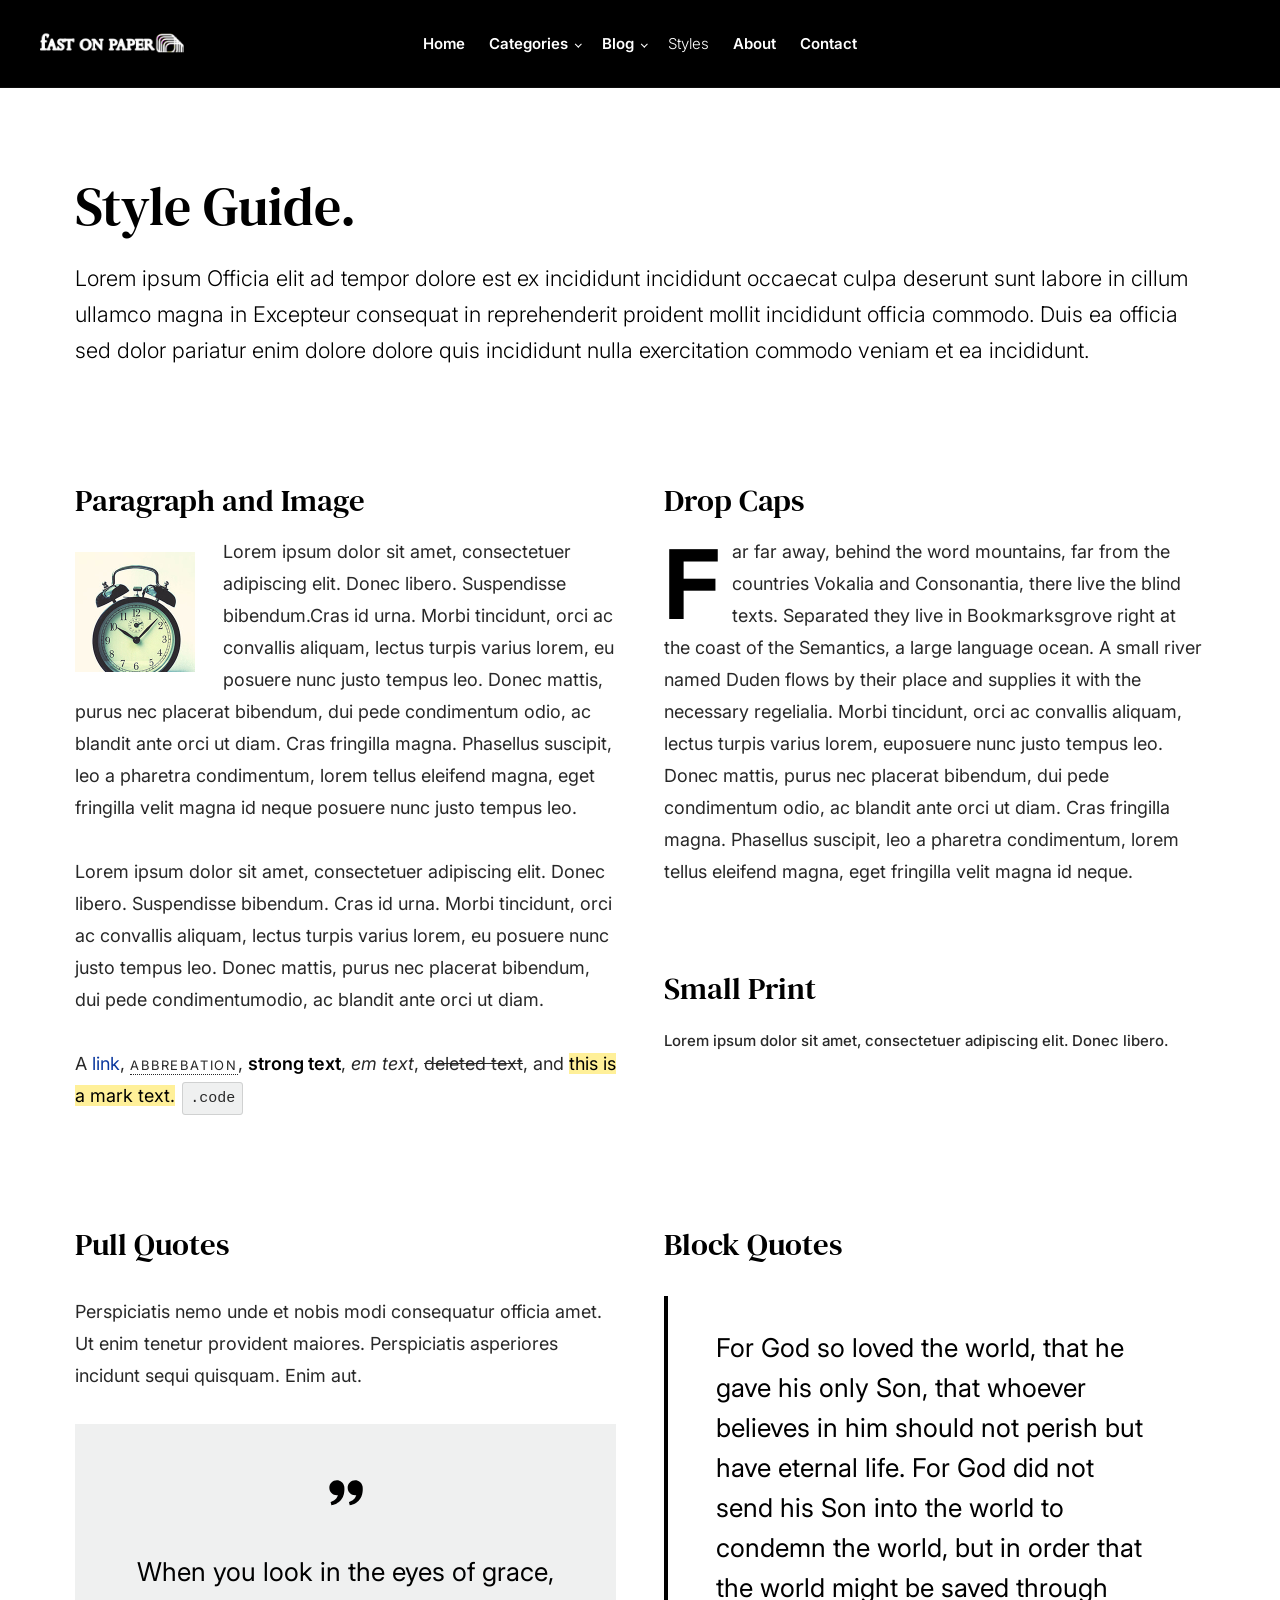
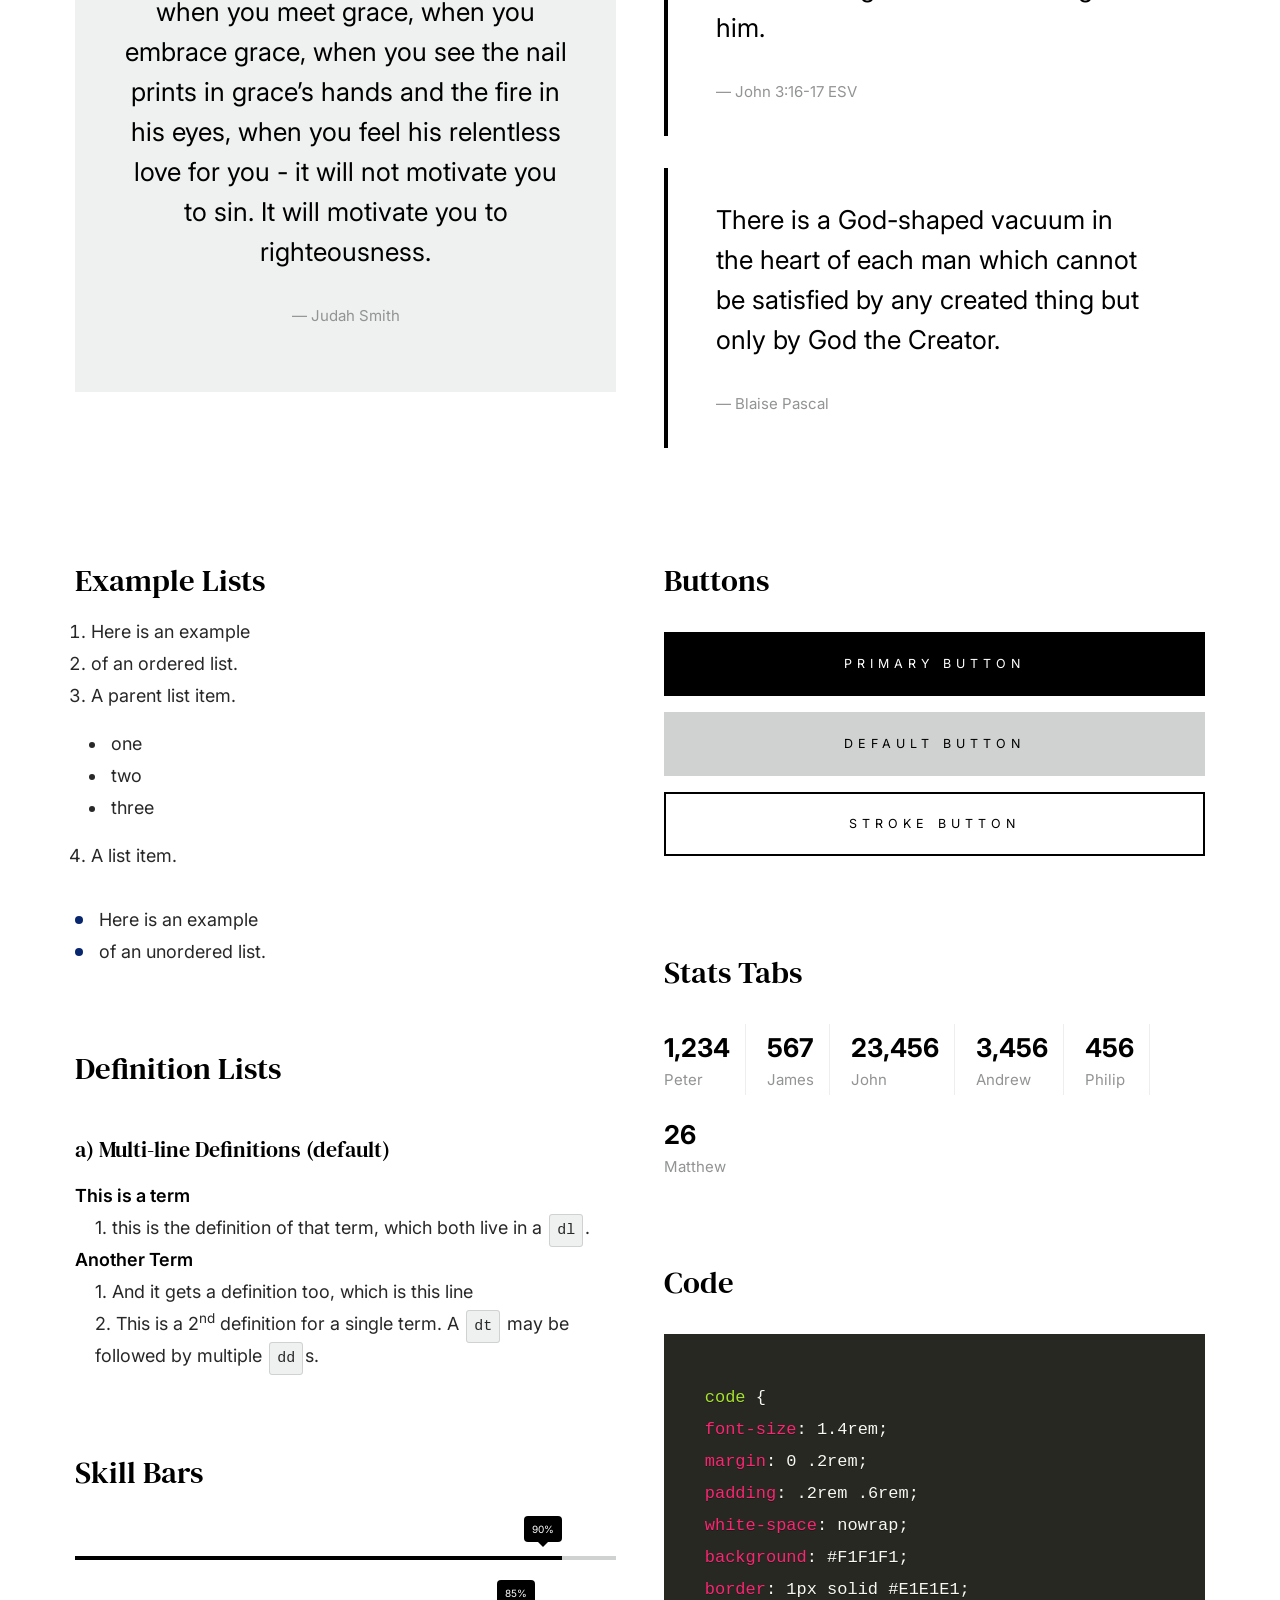
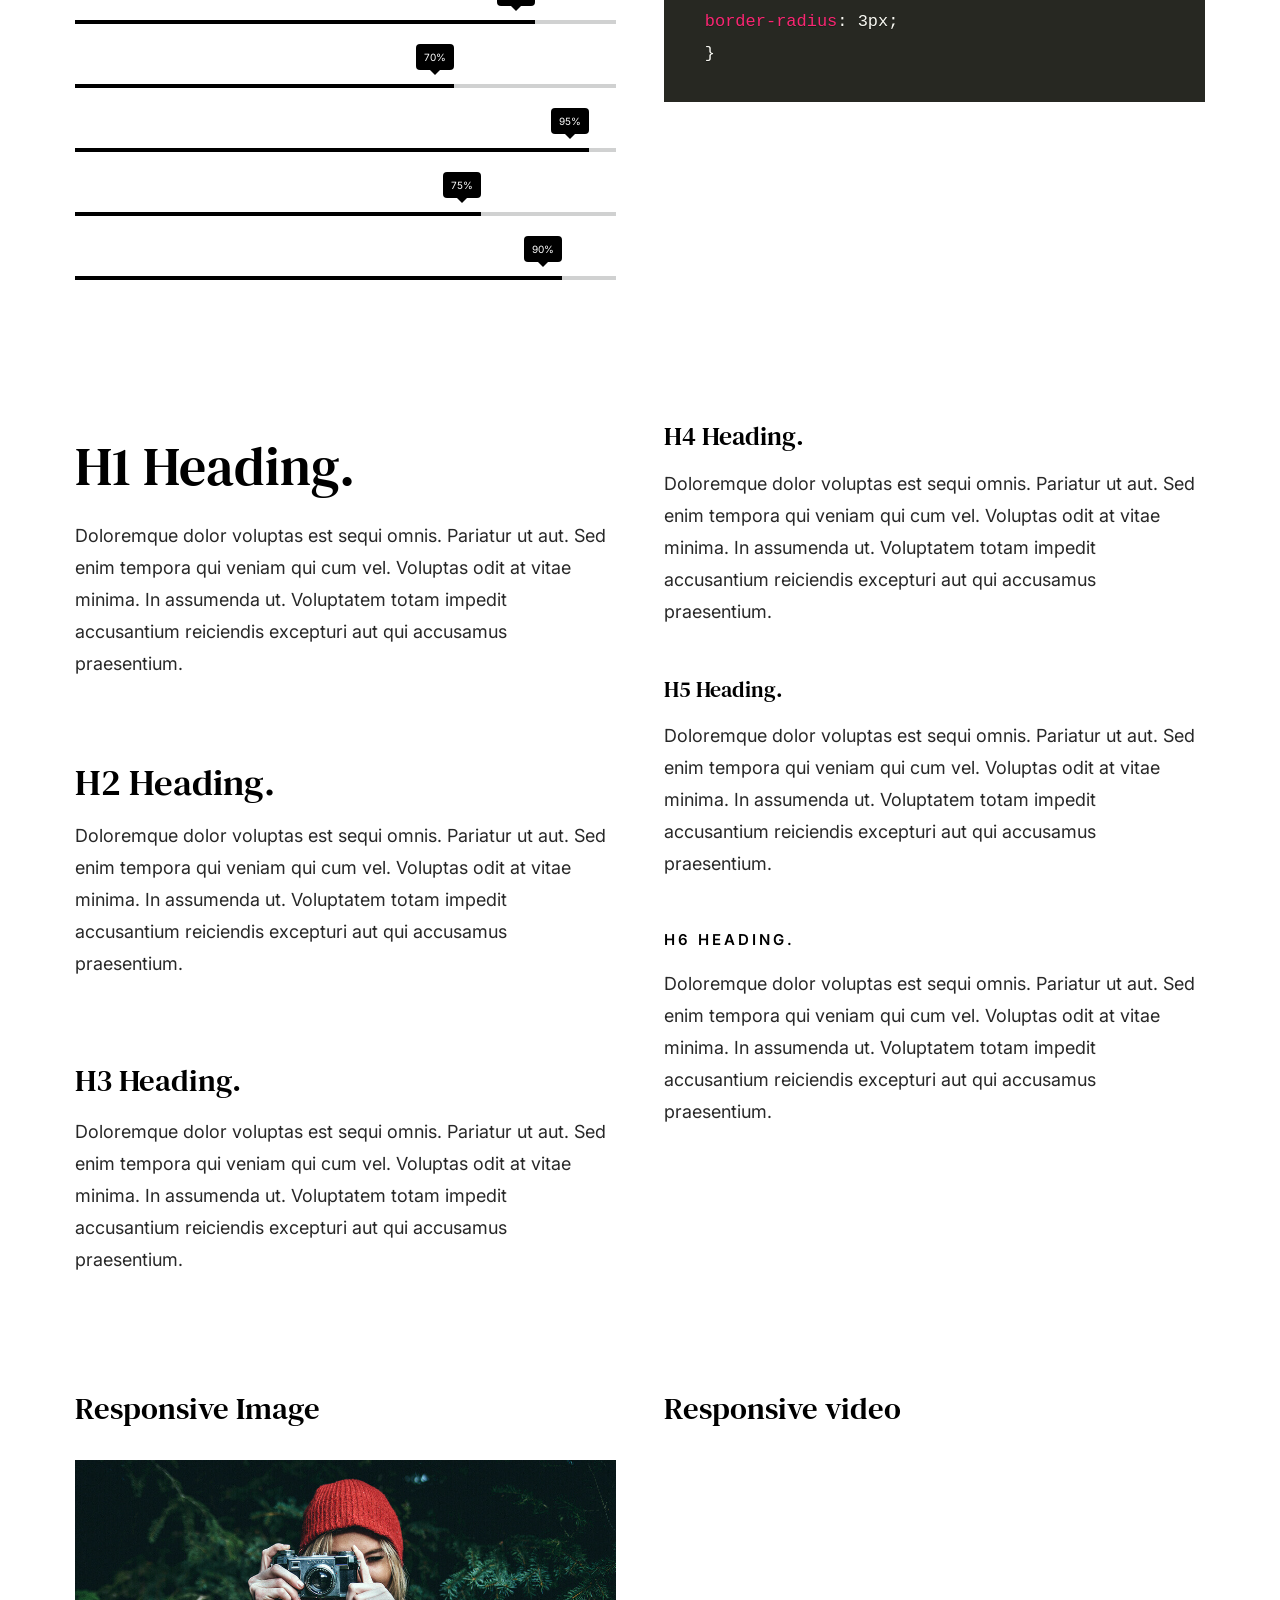
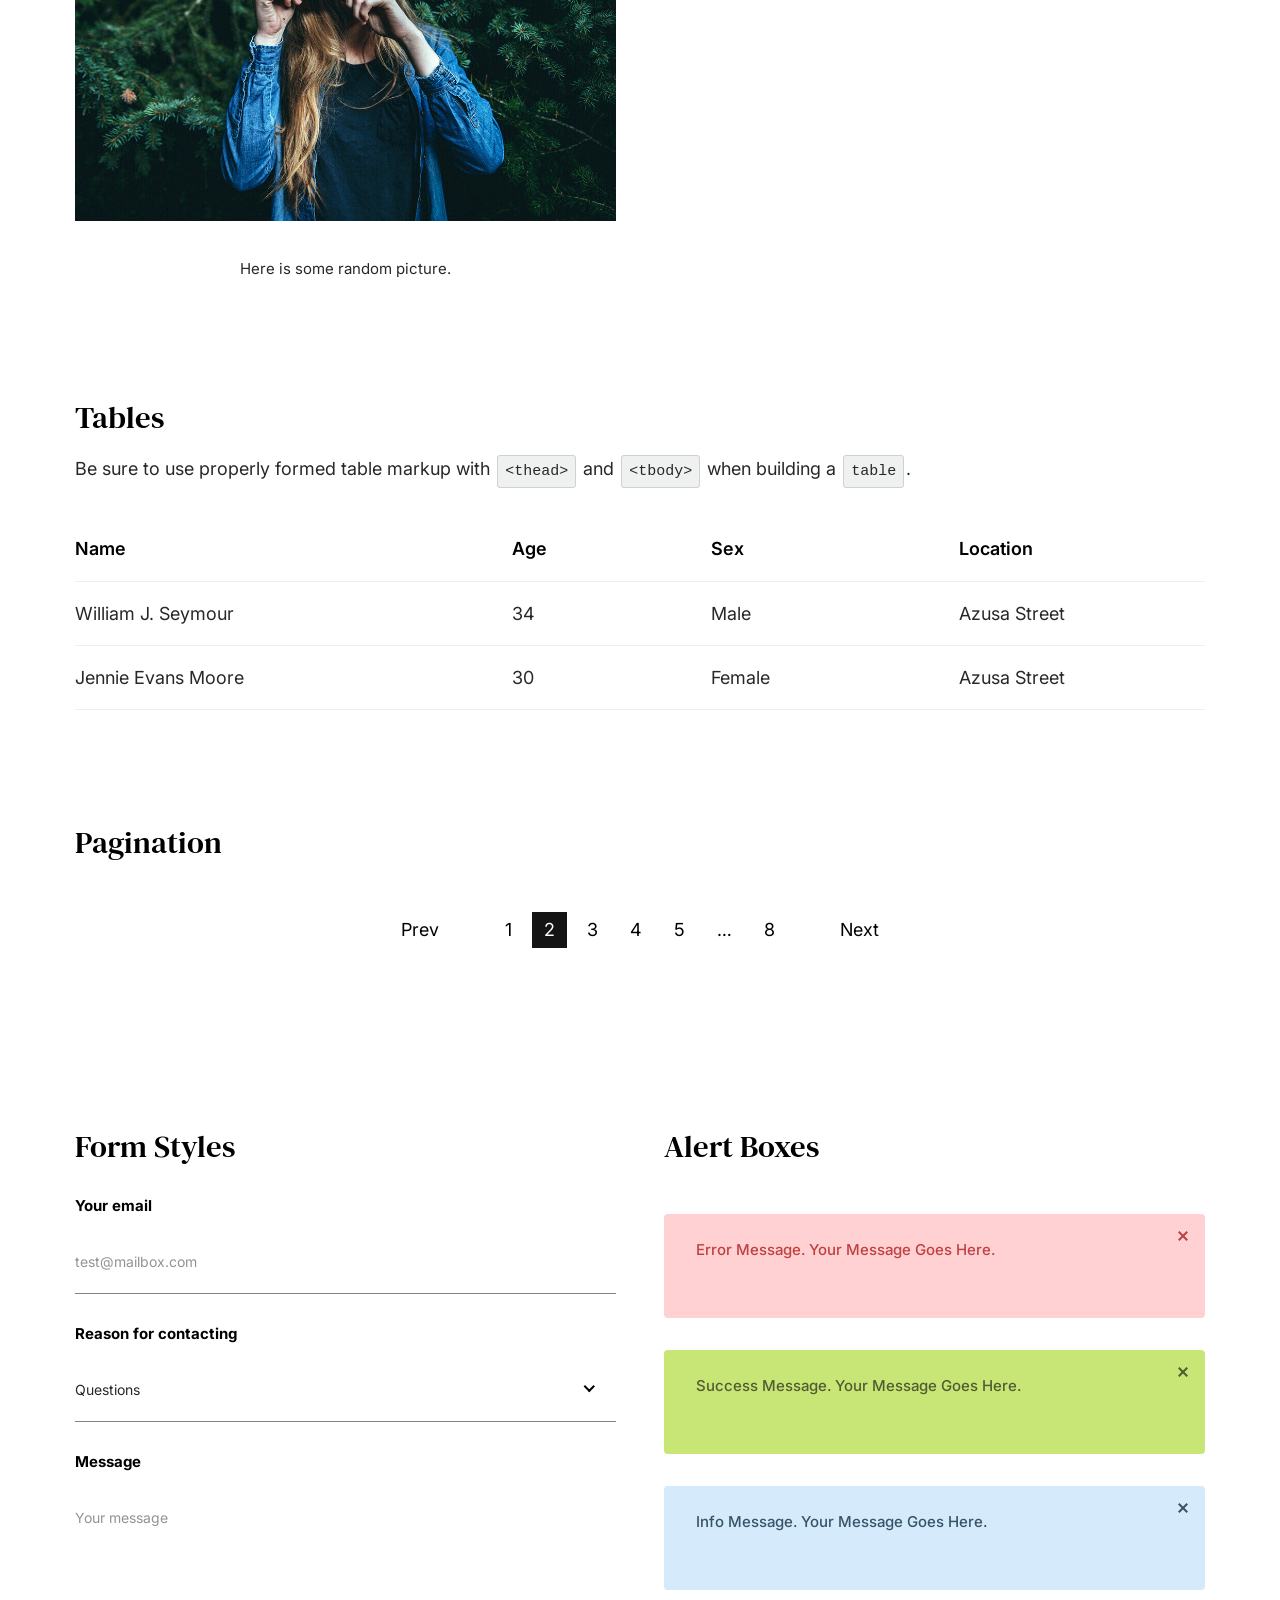
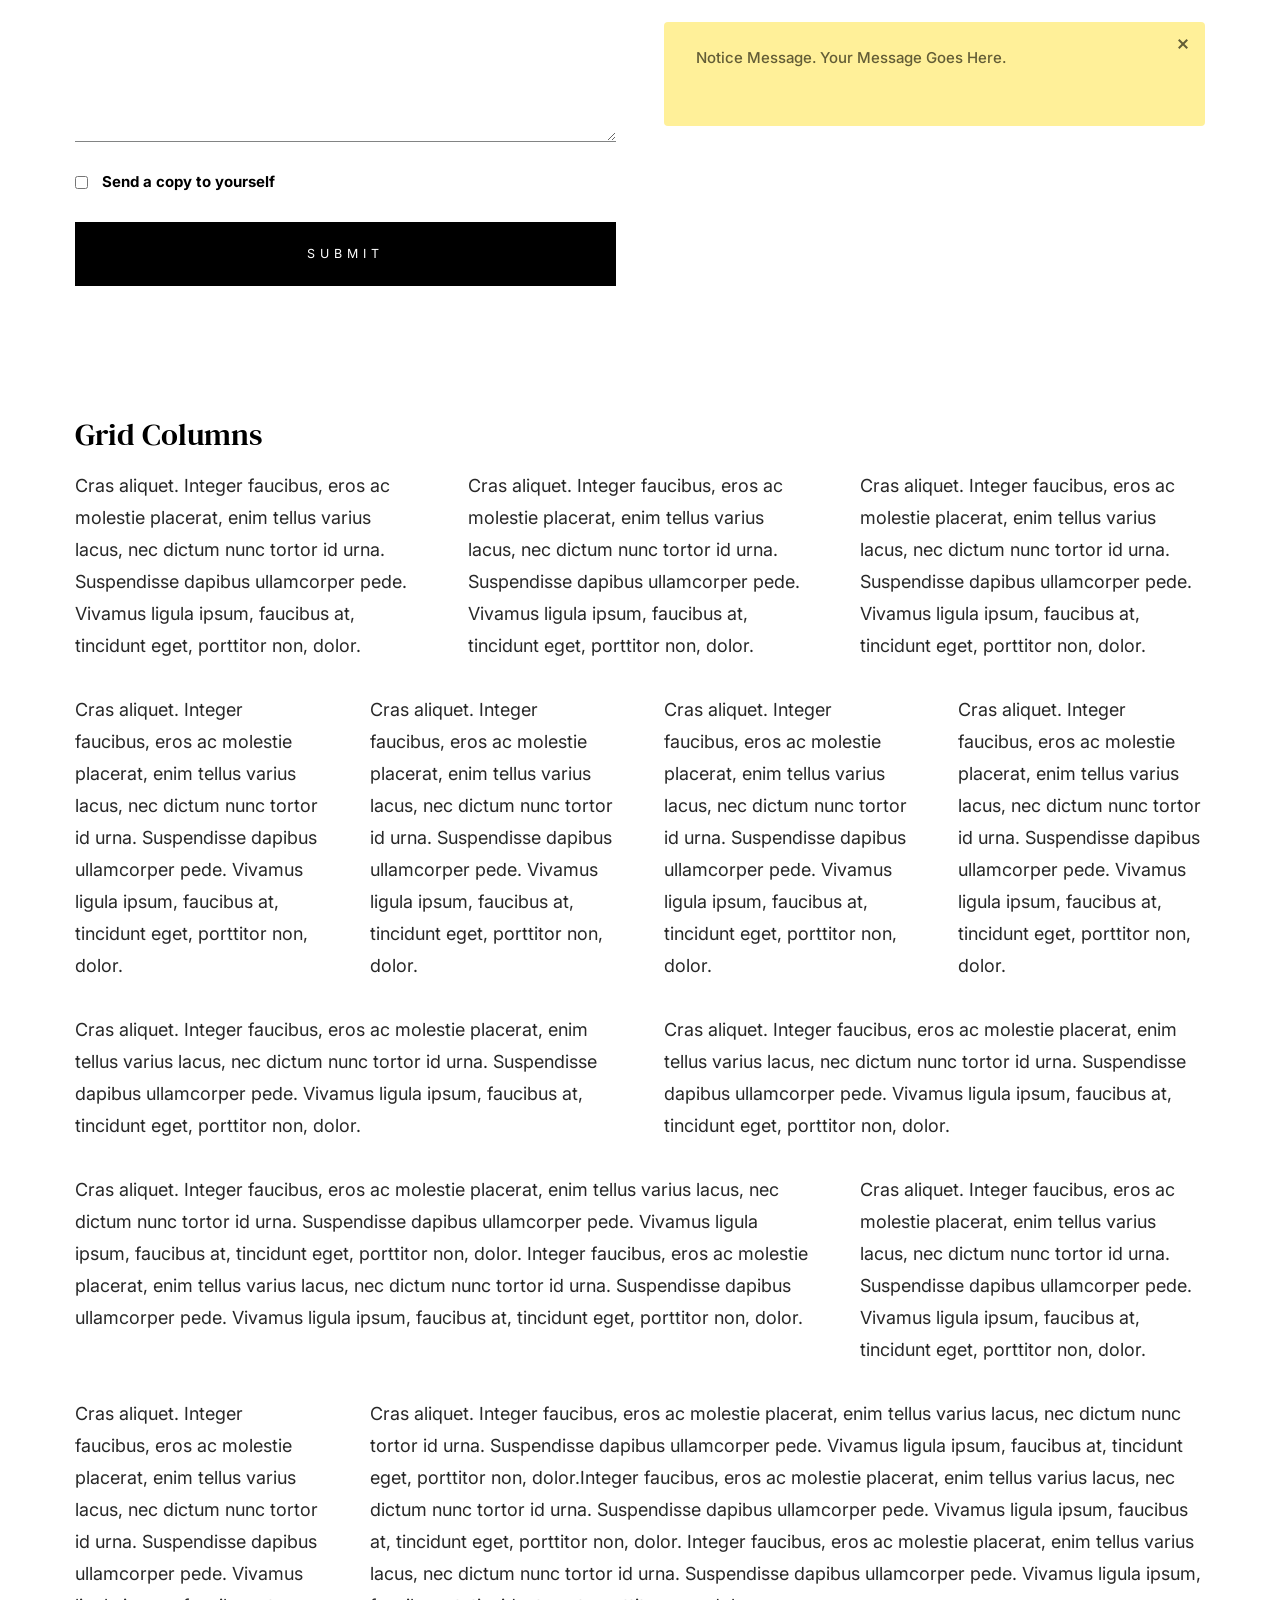
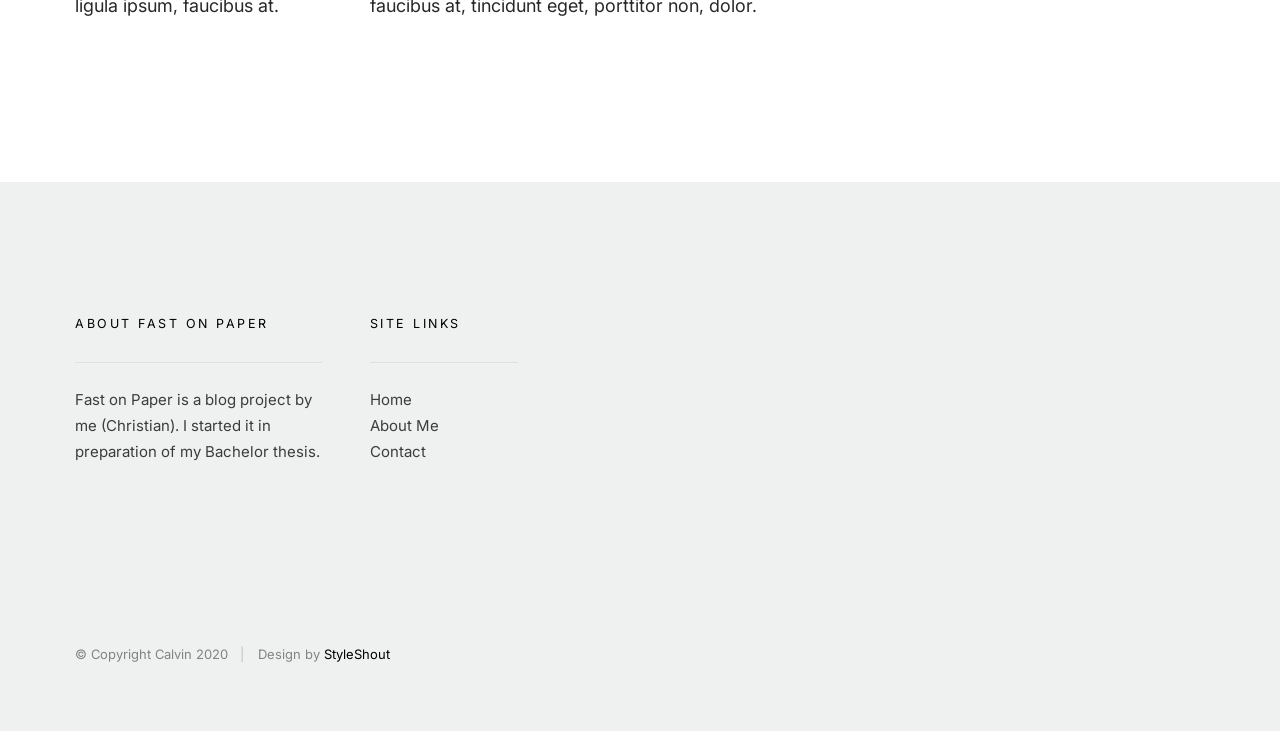
<file: styles.html>
<!DOCTYPE html>
<html class="no-js" lang="en">
<head>

    <!--- basic page needs
    ================================================== -->
    <meta charset="utf-8">
    <title>Style Guide - Calvin</title>
    <meta name="description" content="">
    <meta name="author" content="">

    <!-- mobile specific metas
    ================================================== -->
    <meta name="viewport" content="width=device-width, initial-scale=1">

    <!-- CSS
    ================================================== -->
    <link rel="stylesheet" href="css/vendor.css">
    <link rel="stylesheet" href="css/styles.css">

    <style type="text/css" media="screen">
        .s-styles {
            padding-bottom: var(--vspace-4);
        }
        .s-styles > .row {
            max-width: var(--width-max);
        }
        .s-styles .intro h1 {
            margin-top: 0;
        }
    </style>

    <!-- script
    ================================================== -->
    <script src="js/modernizr.js"></script>
    <script defer src="js/fontawesome/all.min.js"></script>

    <!-- favicons
    ================================================== -->
    <link rel="apple-touch-icon" sizes="180x180" href="apple-touch-icon.png">
    <link rel="icon" type="image/png" sizes="32x32" href="favicon-32x32.png">
    <link rel="icon" type="image/png" sizes="16x16" href="favicon-16x16.png">
    <link rel="manifest" href="site.webmanifest">

</head>

<body id="top">


    <!-- preloader
    ================================================== -->
    <div id="preloader"> 
    	<div id="loader"></div>
    </div>


    <!-- header
    ================================================== -->
    <header class="s-header s-header--opaque">

        <div class="s-header__logo">
            <a class="logo" href="index.html">
                <img src="images/fop_logo.svg" alt="Homepage">
            </a>
        </div>

        <div class="row s-header__navigation">

            <nav class="s-header__nav-wrap">

                <h3 class="s-header__nav-heading h6">Navigate to</h3>

                <ul class="s-header__nav">
                    <li><a href="index.html" title="">Home</a></li>
                    <li class="has-children">
                        <a href="#0" title="">Categories</a>
                        <ul class="sub-menu">
                            <li><a href="category.html">Design</a></li>
                            <li><a href="category.html">Lifestyle</a></li>
                            <li><a href="category.html">Photography</a></li>
                            <li><a href="category.html">Vacation</a></li>
                            <li><a href="category.html">Work</a></li>
                            <li><a href="category.html">Health</a></li>
                            <li><a href="category.html">Family</a></li>
                            <li><a href="category.html">Relationship</a></li>
                        </ul>
                    </li>
                    <li class="has-children">
                        <a href="#0" title="">Blog</a>
                        <ul class="sub-menu">
                            <li><a href="single-video.html">Video Post</a></li>
                            <li><a href="single-audio.html">Audio Post</a></li>
                            <li><a href="single-standard.html">Standard Post</a></li>
                        </ul>
                    </li>
                    <li class="current"><a href="styles.html" title="">Styles</a></li>
                    <li><a href="about.html" title="">About</a></li>
                    <li><a href="contact.html" title="">Contact</a></li>
                </ul> <!-- end s-header__nav -->

                <a href="#0" title="Close Menu" class="s-header__overlay-close close-mobile-menu">Close</a>

            </nav> <!-- end s-header__nav-wrap -->

        </div> <!-- end s-header__navigation -->

        <a class="s-header__toggle-menu" href="#0" title="Menu"><span>Menu</span></a>

        <div class="s-header__search">

            <div class="s-header__search-inner">
                <div class="row wide">

                    <form role="search" method="get" class="s-header__search-form" action="#">
                        <label>
                            <span class="h-screen-reader-text">Search for:</span>
                            <input type="search" class="s-header__search-field" placeholder="Search for..." value="" name="s" title="Search for:" autocomplete="off">
                        </label>
                        <input type="submit" class="s-header__search-submit" value="Search"> 
                    </form>

                    <a href="#0" title="Close Search" class="s-header__overlay-close">Close</a>

                </div> <!-- end row -->
            </div> <!-- s-header__search-inner -->

        </div> <!-- end s-header__search wrap -->	

        <a class="s-header__search-trigger" href="#">
            <svg xmlns="http://www.w3.org/2000/svg" viewBox="0 0 17.982 17.983"><path fill="#010101" d="M12.622 13.611l-.209.163A7.607 7.607 0 017.7 15.399C3.454 15.399 0 11.945 0 7.7 0 3.454 3.454 0 7.7 0c4.245 0 7.699 3.454 7.699 7.7a7.613 7.613 0 01-1.626 4.714l-.163.209 4.372 4.371-.989.989-4.371-4.372zM7.7 1.399a6.307 6.307 0 00-6.3 6.3A6.307 6.307 0 007.7 14c3.473 0 6.3-2.827 6.3-6.3a6.308 6.308 0 00-6.3-6.301z"/></svg>
        </a>

    </header> <!-- end s-header -->


    <!-- content
    ================================================== -->
    <section class="s-content">

        <section class="s-styles">
            
            <div class="row">

                <div class="column large-12 intro">

                    <h1>Style Guide.</h1>

                    <p class="lead">Lorem ipsum Officia elit ad tempor dolore est ex incididunt incididunt occaecat culpa deserunt 
                    sunt labore in cillum ullamco magna in Excepteur consequat in reprehenderit proident mollit incididunt officia commodo.
                    Duis ea officia sed dolor pariatur enim dolore dolore quis incididunt nulla exercitation commodo veniam et ea incididunt.
                    </p>

                    <!-- <hr class="fancy"> -->
                </div>

            </div> <!-- end row -->

            <div class="row">

                <div class="column large-6 tab-12">

                    <h3>Paragraph and Image</h3>

                    <p><a href="#"><img width="120" height="120" class="h-pull-left" alt="sample-image" src="images/sample-image.jpg"></a>
                    Lorem ipsum dolor sit amet, consectetuer adipiscing elit. Donec libero. Suspendisse bibendum.Cras id urna. Morbi 
                    tincidunt, orci ac convallis aliquam, lectus turpis varius lorem, eu posuere nunc justo tempus leo. Donec mattis, 
                    purus nec placerat bibendum, dui pede condimentum odio, ac blandit ante orci ut diam. Cras fringilla magna. 
                    Phasellus suscipit, leo a pharetra condimentum, lorem tellus eleifend magna, eget fringilla velit magna id 
                    neque posuere nunc justo tempus leo. </p>

                    <p>
                    Lorem ipsum dolor sit amet, consectetuer adipiscing elit. Donec libero. Suspendisse bibendum. Cras id urna. 
                    Morbi tincidunt, orci ac convallis aliquam, lectus turpis varius lorem, eu posuere nunc justo tempus leo. 
                    Donec mattis, purus nec placerat bibendum, dui pede condimentumodio, ac blandit ante orci ut diam.	
                    </p>

                    <p>A <a href="#">link</a>,
                    <abbr title="this really isn't a very good description">abbrebation</abbr>,
                    <strong>strong text</strong>,
                    <em>em text</em>,
                    <del>deleted text</del>, and
                    <mark>this is a mark text.</mark>
                    <code>.code</code>
                    </p>

                </div>

                <div class="column large-6 tab-12">

                    <h3>Drop Caps</h3>

                    <p class="drop-cap">Far far away, behind the word mountains, far from the countries Vokalia and Consonantia,
                    there live the blind texts. Separated they live in Bookmarksgrove right at the coast of the
                    Semantics, a large language ocean. A small river named Duden flows by their place and supplies it with the 
                    necessary regelialia. Morbi tincidunt, orci ac convallis aliquam, lectus turpis varius lorem, 
                    euposuere nunc justo tempus leo. Donec mattis, purus nec placerat bibendum, dui pede condimentum odio, 
                    ac blandit ante orci ut diam. Cras fringilla magna. Phasellus suscipit, leo a pharetra condimentum, 
                    lorem tellus eleifend magna, eget fringilla velit magna id neque.
                    </p>

                    <h3>Small Print</h3>

                    <p><small>Lorem ipsum dolor sit amet, consectetuer adipiscing elit. Donec libero.</small></p>
                    
                    

                </div>

            </div> <!-- end row -->

            <div class="row">

                <div class="column large-6 tab-12">

                    <h3 class="h-add-bottom">Pull Quotes</h3>

                    <p>
                    Perspiciatis nemo unde et nobis modi consequatur officia amet. Ut enim 
                    tenetur provident maiores. Perspiciatis asperiores incidunt sequi 
                    quisquam. Enim aut. 
                    </p>

                    <figure class="pull-quote">
                        <blockquote>
                            <p>
                            When you look in the eyes of grace, when you meet grace, 
                            when you embrace grace, when you see the nail prints in 
                            grace’s hands and the fire in his eyes, when you feel his 
                            relentless love for you - it will not motivate you to sin. 
                            It will motivate you to righteousness.
                            </p>

                            <footer>
                                <cite>Judah Smith</cite>
                            </footer>
                        </blockquote>
                    </figure>


                </div>

                <div class="column large-6 tab-12">

                    <h3 class="h-add-bottom">Block Quotes</h3>

                    <blockquote cite="http://where-i-got-my-info-from.com">
                        <p>
                        For God so loved the world, that he gave his only Son, that whoever believes in 
                        him should not perish but have eternal life. For God did not send his Son into 
                        the world to condemn the world, but in order that the world might be 
                        saved through him.
                        </p>

                        <footer>
                            <cite>
                                <a href="#0">John 3:16-17 ESV</a>
                            </cite>
                        </footer>

                    </blockquote>

                    <blockquote>
                        <p>There is a God-shaped vacuum in the heart of each man which cannot be satisfied 
                        by any created thing but only by God the Creator.</p>

                        <footer>
                            <cite>Blaise Pascal</cite>
                        </footer>

                    </blockquote>

                </div>

            </div> <!-- end row -->

            <div class="row">

                <div class="column large-6 tab-12">

                    <h3>Example Lists</h3>

                    <ol>
                        <li>Here is an example</li>
                        <li>of an ordered list.</li>
                        <li>A parent list item.
                            <ul>
                                <li>one</li>
                                <li>two</li>
                                <li>three</li>
                            </ul>
                            </li>
                            <li>A list item.</li>
                        </ol>

                    <ul class="disc">
                        <li>Here is an example</li>
                        <li>of an unordered list.</li>
                    </ul>

                    <h3>Definition Lists</h3>

                    <h5>a) Multi-line Definitions (default) </h5>

                    <dl class="dictionary-style">
                        <dt><strong>This is a term</strong></dt>
                            <dd>this is the definition of that term, which both live in a <code>dl</code>.</dd>
                        <dt><strong>Another Term</strong></dt>
                            <dd>And it gets a definition too, which is this line</dd>
                            <dd>This is a 2<sup>nd</sup> definition for a single term. A <code>dt</code> may be followed by multiple <code>dd</code>s.</dd>
                    </dl>

                    <h3 class="h-add-bottom">Skill Bars</h3>

                    <ul class="skill-bars">
                        <li>
                        <div class="progress percent90"><span>90%</span></div>
                        <strong>HTML</strong>
                        </li>
                        <li>
                        <div class="progress percent85"><span>85%</span></div>
                        <strong>CSS</strong>
                        </li>
                        <li>
                        <div class="progress percent70"><span>70%</span></div>
                        <strong>Javascript</strong>
                        </li>
                        <li>
                        <div class="progress percent95"><span>95%</span></div>
                        <strong>PHP</strong>
                        </li>
                        <li>
                        <div class="progress percent75"><span>75%</span></div>
                        <strong>Wordpress</strong>
                        </li>
                        <li>
                        <div class="progress percent90"><span>90%</span></div>
                        <strong>Node JS</strong>
                        </li>
                    </ul>

                </div>

                <div class="column large-6 tab-12">

                    <h3 class="h-add-bottom">Buttons</h3>

                    <p>
                        <a class="btn btn--primary h-full-width" href="#0">Primary Button</a>
                        <a class="btn h-full-width" href="#0">Default Button</a>
                        <a class="btn btn--stroke h-full-width" href="#0">Stroke Button</a>
                    </p>

                    <h3>Stats Tabs</h3>

                    <ul class="stats-tabs">
                        <li><a href="#0">1,234 <em>Peter</em></a></li>
                        <li><a href="#0">567 <em>James</em></a></li>
                        <li><a href="#0">23,456 <em>John</em></a></li>
                        <li><a href="#0">3,456 <em>Andrew</em></a></li>
                        <li><a href="#0">456 <em>Philip</em></a></li>
                        <li><a href="#0">26 <em>Matthew</em></a></li>
                    </ul>

                    <h3 class="h-add-bottom">Code</h3>

<pre><code class="language-css">
    code {
    font-size: 1.4rem;
    margin: 0 .2rem;
    padding: .2rem .6rem;
    white-space: nowrap;
    background: #F1F1F1;
    border: 1px solid #E1E1E1;	
    border-radius: 3px;
    }
</code></pre>

                </div>

            </div> <!-- end row -->

            <div class="row">

                <div class="column large-6 tab-12">
                        
                    <h1>H1 Heading.</h1>
                    <p>Doloremque dolor voluptas est sequi omnis. Pariatur ut aut. Sed enim tempora qui veniam qui cum vel. 
                    Voluptas odit at vitae minima. In assumenda ut. Voluptatem totam impedit accusantium reiciendis excepturi aut qui accusamus praesentium.</p>

                    <h2>H2 Heading.</h2>
                    <p>Doloremque dolor voluptas est sequi omnis. Pariatur ut aut. Sed enim tempora qui veniam qui cum vel. 
                    Voluptas odit at vitae minima. In assumenda ut. Voluptatem totam impedit accusantium reiciendis excepturi aut qui accusamus praesentium.</p>

                    <h3>H3 Heading.</h3>
                    <p>Doloremque dolor voluptas est sequi omnis. Pariatur ut aut. Sed enim tempora qui veniam qui cum vel. 
                    Voluptas odit at vitae minima. In assumenda ut. Voluptatem totam impedit accusantium reiciendis excepturi aut qui accusamus praesentium.</p>

                    
                </div>

                <div class="column large-6 tab-12">
                    <h4>H4 Heading.</h4>
                    <p>Doloremque dolor voluptas est sequi omnis. Pariatur ut aut. Sed enim tempora qui veniam qui cum vel. 
                    Voluptas odit at vitae minima. In assumenda ut. Voluptatem totam impedit accusantium reiciendis excepturi aut qui accusamus praesentium.</p>

                    <h5>H5 Heading.</h5>
                    <p>Doloremque dolor voluptas est sequi omnis. Pariatur ut aut. Sed enim tempora qui veniam qui cum vel. 
                    Voluptas odit at vitae minima. In assumenda ut. Voluptatem totam impedit accusantium reiciendis excepturi aut qui accusamus praesentium.</p>

                    <h6>H6 Heading.</h6>
                    <p>Doloremque dolor voluptas est sequi omnis. Pariatur ut aut. Sed enim tempora qui veniam qui cum vel. 
                    Voluptas odit at vitae minima. In assumenda ut. Voluptatem totam impedit accusantium reiciendis excepturi aut qui accusamus praesentium.</p>
        
                    
                </div>

            </div> <!-- end row -->

            <div class="row">

                <div class="column large-6 tab-12">

                    <h3 class="h-add-bottom">Responsive Image</h3>

                    <figure>
                        <img src="images/sample-525.jpg" 
                            srcset="images/sample-1050.jpg 1050w, 
                                    images/samaple-525.jpg 525w" 
                            sizes="(max-width: 1050px) 100vw, 1050px" alt="">

                        <figcaption>
                            Here is some random picture.
                        </figcaption>
                    </figure>

                </div>

                <div class="column large-6 tab-12">

                    <h3 class="h-add-bottom">Responsive video</h3>

                    <div class="video-container">
                    <iframe src="https://player.vimeo.com/video/14592941?color=00a650&title=0&byline=0&portrait=0" width="500" height="281" frameborder="0" webkitallowfullscreen mozallowfullscreen allowfullscreen></iframe> 
                    </div>

                </div>
                
            </div> <!-- end row -->

            <div class="row">

                <div class="column large-12">

                    <h3>Tables</h3>
                    <p>Be sure to use properly formed table markup with <code>&lt;thead&gt;</code> and <code>&lt;tbody&gt;</code> when building a <code>table</code>.</p>

                    <div class="table-responsive">

                        <table>
                                <thead>
                                <tr>
                                    <th>Name</th>
                                    <th>Age</th>
                                    <th>Sex</th>
                                    <th>Location</th>
                                </tr>
                                </thead>
                                <tbody>
                                <tr>
                                    <td>William J. Seymour</td>
                                    <td>34</td>
                                    <td>Male</td>
                                    <td>Azusa Street</td>
                                </tr>
                                <tr>
                                    <td>Jennie Evans Moore</td>
                                    <td>30</td>
                                    <td>Female</td>
                                    <td>Azusa Street</td>
                                </tr>
                                </tbody>
                        </table>

                    </div>

                </div>
                
            </div> <!-- end row -->

            <div class="row">

                <div class="column large-12">
                    <h3>Pagination</h3>

                    <nav class="pgn">
                        <ul>
                            <li>
                                <span class="pgn__prev" href="#0">
                                    Prev
                                </span>
                            </li>
                            <li><a class="pgn__num" href="#0">1</a></li>
                            <li><span class="pgn__num current">2</span></li>
                            <li><a class="pgn__num" href="#0">3</a></li>
                            <li><a class="pgn__num" href="#0">4</a></li>
                            <li><a class="pgn__num" href="#0">5</a></li>
                            <li><span class="pgn__num dots">…</span></li>
                            <li><a class="pgn__num" href="#0">8</a></li>
                            <li>
                                <span class="pgn__next" href="#0">
                                    Next
                                </span>
                            </li>
                        </ul>
                    </nav>
                </div>

            </div> <!-- end row -->

            <div class="row">

                <div class="column large-6 tab-12">

                    <h3 class="h-add-bottom">Form Styles</h3>

                    <form>
                        <div>
                            <label for="sampleInput">Your email</label>
                            <input class="h-full-width" type="email" placeholder="test@mailbox.com" id="sampleInput">
                        </div>
                        <div>
                            <label for="sampleRecipientInput">Reason for contacting</label>
                            <div class="ss-custom-select">
                                <select class="h-full-width" id="sampleRecipientInput">
                                    <option value="Option 1">Questions</option>
                                    <option value="Option 2">Report</option>
                                    <option value="Option 3">Others</option>
                                </select>
                            </div>
                        </div>
                        
                        <label for="exampleMessage">Message</label>
                        <textarea class="h-full-width" placeholder="Your message" id="exampleMessage"></textarea>

                        <label class="h-add-bottom">
                            <input type="checkbox">
                            <span class="label-text">Send a copy to yourself</span>
                        </label>
                    
                        <input class="btn--primary h-full-width" type="submit" value="Submit">
                    </form>

                </div>

                <div class="column large-6 tab-12">

                    <h3>Alert Boxes</h3>

                    <br>
                    
                    <div class="alert-box alert-box--error">
                        <p>Error Message. Your Message Goes Here.</p>
                        <span class="alert-box__close"></span>
                    </div><!-- end error -->
                            
                    <div class="alert-box alert-box--success">
                        <p>Success Message. Your Message Goes Here.</p>
                        <span class="alert-box__close"></span>
                    </div><!-- end success -->
                            
                    <div class="alert-box alert-box--info">
                        <p>Info Message. Your Message Goes Here.</p>
                        <span class="alert-box__close"></span>
                    </div><!-- end info -->
                            
                    <div class="alert-box alert-box--notice">
                        <p>Notice Message. Your Message Goes Here.</p>
                        <span class="alert-box__close"></span>
                    </div><!-- end notice -->
                
                </div>

            </div> <!-- end row -->

            <div class="row">

                <div class="large-12 column">
                <h3 class="half-bottom">Grid Columns</h3>
                </div>
    
            </div> <!-- Row End-->
    
            <!--<h4>1/3 Columns</h4>  -->
    
            <div class="row">
    
                <div class="large-4 mob-12 column">
                    <p>
                    Cras aliquet. Integer faucibus, eros ac molestie placerat, enim tellus varius lacus,
                    nec dictum nunc tortor id urna. Suspendisse dapibus ullamcorper pede. Vivamus ligula ipsum,
                    faucibus at, tincidunt eget, porttitor non, dolor. 
                    </p>
                </div>
    
                <div class="large-4 mob-12 column">
                    <p>
                    Cras aliquet. Integer faucibus, eros ac molestie placerat, enim tellus varius lacus,
                    nec dictum nunc tortor id urna. Suspendisse dapibus ullamcorper pede. Vivamus ligula ipsum,
                    faucibus at, tincidunt eget, porttitor non, dolor. 
                    </p>
                </div>
    
                <div class="large-4 mob-12 column">
                    <p>
                    Cras aliquet. Integer faucibus, eros ac molestie placerat, enim tellus varius lacus,
                    nec dictum nunc tortor id urna. Suspendisse dapibus ullamcorper pede. Vivamus ligula ipsum,
                    faucibus at, tincidunt eget, porttitor non, dolor. 
                    </p>
                </div>
    
            </div>
    
            <!--<h4>1/4 Columns</h4>  -->
    
            <div class="row">
    
                <div class="large-3 tab-6 mob-12 column">
                    <p>
                    Cras aliquet. Integer faucibus, eros ac molestie placerat, enim tellus varius lacus,
                    nec dictum nunc tortor id urna. Suspendisse dapibus ullamcorper pede. Vivamus ligula ipsum,
                    faucibus at, tincidunt eget, porttitor non, dolor. 
                    </p>
                </div>
    
                <div class="large-3 tab-6 mob-12 column">
                    <p>
                    Cras aliquet. Integer faucibus, eros ac molestie placerat, enim tellus varius lacus,
                    nec dictum nunc tortor id urna. Suspendisse dapibus ullamcorper pede. Vivamus ligula ipsum,
                    faucibus at, tincidunt eget, porttitor non, dolor. 
                    </p>
                </div>
    
                <div class="large-3 tab-6 mob-12 column">
                    <p>
                    Cras aliquet. Integer faucibus, eros ac molestie placerat, enim tellus varius lacus,
                    nec dictum nunc tortor id urna. Suspendisse dapibus ullamcorper pede. Vivamus ligula ipsum,
                    faucibus at, tincidunt eget, porttitor non, dolor. 
                    </p>
                </div>
    
                <div class="large-3 tab-6 mob-12 column">
                    <p>
                    Cras aliquet. Integer faucibus, eros ac molestie placerat, enim tellus varius lacus,
                    nec dictum nunc tortor id urna. Suspendisse dapibus ullamcorper pede. Vivamus ligula ipsum,
                    faucibus at, tincidunt eget, porttitor non, dolor. 
                    </p>
                </div>
    
            </div>
    
            <!--<h4>1/2 Columns</h4>  -->
    
            <div class="row">
    
                <div class="large-6 mob-12 column">
                    <p>
                    Cras aliquet. Integer faucibus, eros ac molestie placerat, enim tellus varius lacus,
                    nec dictum nunc tortor id urna. Suspendisse dapibus ullamcorper pede. Vivamus ligula ipsum,
                    faucibus at, tincidunt eget, porttitor non, dolor. 
                    </p>
                </div>
    
                <div class="large-6 mob-12 column">
                    <p>
                    Cras aliquet. Integer faucibus, eros ac molestie placerat, enim tellus varius lacus,
                    nec dictum nunc tortor id urna. Suspendisse dapibus ullamcorper pede. Vivamus ligula ipsum,
                    faucibus at, tincidunt eget, porttitor non, dolor. 
                    </p>
                </div>
    
            </div>
    
            <!--<h4>2/3 Columns</h4>  -->
    
            <div class="row">
    
                <div class="large-8 tab-7 mob-12 column">
                    <p>
                    Cras aliquet. Integer faucibus, eros ac molestie placerat, enim tellus varius lacus,
                    nec dictum nunc tortor id urna. Suspendisse dapibus ullamcorper pede. Vivamus ligula ipsum,
                    faucibus at, tincidunt eget, porttitor non, dolor. Integer faucibus, eros ac molestie placerat, enim tellus varius lacus,
                    nec dictum nunc tortor id urna. Suspendisse dapibus ullamcorper pede. Vivamus ligula ipsum,
                    faucibus at, tincidunt eget, porttitor non, dolor.
                    </p>
                </div>
    
                <div class="large-4 tab-5 mob-12 column">
                    <p>
                    Cras aliquet. Integer faucibus, eros ac molestie placerat, enim tellus varius lacus,
                    nec dictum nunc tortor id urna. Suspendisse dapibus ullamcorper pede. Vivamus ligula ipsum,
                    faucibus at, tincidunt eget, porttitor non, dolor. 
                    </p>
                </div>
    
            </div>
    
            <!--<h4>3/4 Columns</h4>  -->
    
            <div class="row">
    
                <div class="large-3 tab-5 mob-12 column">
                    <p>
                    Cras aliquet. Integer faucibus, eros ac molestie placerat, enim tellus varius lacus,
                    nec dictum nunc tortor id urna. Suspendisse dapibus ullamcorper pede. Vivamus ligula ipsum,
                    faucibus at. 
                    </p>
                </div>
    
                <div class="large-9 tab-7 mob-12 column">
                    <p>
                    Cras aliquet. Integer faucibus, eros ac molestie placerat, enim tellus varius lacus,
                    nec dictum nunc tortor id urna. Suspendisse dapibus ullamcorper pede. Vivamus ligula ipsum,
                    faucibus at, tincidunt eget, porttitor non, dolor.Integer faucibus, eros ac molestie placerat, enim tellus varius lacus,
                    nec dictum nunc tortor id urna. Suspendisse dapibus ullamcorper pede. Vivamus ligula ipsum,
                    faucibus at, tincidunt eget, porttitor non, dolor. Integer faucibus, eros ac molestie placerat, enim tellus varius lacus,
                    nec dictum nunc tortor id urna. Suspendisse dapibus ullamcorper pede. Vivamus ligula ipsum,
                    faucibus at, tincidunt eget, porttitor non, dolor.
                    </p>
                </div>
    
            </div> 

        </section> <!-- end s-styles -->

    </section> <!-- end s-content -->


    <!-- footer
    ================================================== -->
    <footer class="s-footer">

        <div class="s-footer__main">

            <div class="row">

                <div class="column large-3 medium-6 tab-12 s-footer__info">

                    <h5>About Fast on Paper</h5>

                    <p>
                    Fast on Paper is a blog project by me (Christian). I started it in preparation of my Bachelor thesis.  
                    </p>

                </div> <!-- end s-footer__info -->

                <div class="column large-2 medium-3 tab-6 s-footer__site-links">

                    <h5>Site Links</h5>

                    <ul>
                        <li><a href="index.html">Home</a></li>
                        <li><a href="about.html">About Me</a></li>
                        <li><a href="contact.html">Contact</a></li>
                    </ul>

                </div> <!-- end s-footer__site-links -->  

<!--this section is hidden via css rule right now-->
                <div class="column large-2 medium-3 tab-6 s-footer__social-links">

                    <h5>Follow Me</h5>

                    <ul>
                        <li><a href="#0">Twitter</a></li>
                        <li><a href="#0">Facebook</a></li>
                        <li><a href="#0">Dribbble</a></li>
                        <li><a href="#0">Pinterest</a></li>
                        <li><a href="#0">Instagram</a></li>
                    </ul>

                </div> <!-- end s-footer__social links --> 

<!--this section is hidden via css rule right now-->
                <div class="column large-3 medium-6 tab-12 s-footer__subscribe">

                    <h5>Sign Up for Newsletter</h5>

                    <p>Trag dich ein, um Updates zu Artikeln und dem Blog zu erhalten.</p>

                    <div class="subscribe-form">
                
                        <form id="mc-form" class="group" novalidate="true">

                            <input type="email" value="" name="dEmail" class="email" id="mc-email" placeholder="Your Email Address" required=""> 
                
                            <input type="submit" name="subscribe" value="subscribe" >
                
                            <label for="mc-email" class="subscribe-message"></label>
                
                        </form>

                    </div>

                </div> <!-- end s-footer__subscribe -->

            </div> <!-- end row -->

        </div> <!-- end s-footer__main -->

        <div class="s-footer__bottom">
            <div class="row">
                <div class="column">
                    <div class="ss-copyright">
                        <span>© Copyright Calvin 2020</span> 
                        <span>Design by <a href="https://www.styleshout.com/">StyleShout</a></span>
                    </div> <!-- end ss-copyright -->
                </div>
            </div> 

            <div class="ss-go-top">
                <a class="smoothscroll" title="Back to Top" href="#top">
                    <svg viewBox="0 0 15 15" fill="none" xmlns="http://www.w3.org/2000/svg" width="15" height="15"><path d="M7.5 1.5l.354-.354L7.5.793l-.354.353.354.354zm-.354.354l4 4 .708-.708-4-4-.708.708zm0-.708l-4 4 .708.708 4-4-.708-.708zM7 1.5V14h1V1.5H7z" fill="currentColor"></path></svg>
                </a>
            </div> <!-- end ss-go-top -->
        </div> <!-- end s-footer__bottom -->

   </footer> <!-- end s-footer -->


    <!-- Java Script
    ================================================== -->
    <script src="js/jquery-3.5.0.min.js"></script>
    <script src="js/plugins.js"></script>
    <script src="js/main.js"></script>

</body>

</html>
</file>
<file: css/vendor.css>
/* =================================================================== 
 *  Calvin Vendor/Third Party CSS
 *  Template Ver. 1.0.0 
 *  10-07-2020
 *  ------------------------------------------------------------------
 *
 *  TOC:
 *  # PrismJS 1.20.0
 *  # Animate On Scroll 
 *  # Slick Slider
 *
 * =================================================================== */

/* ===================================================================
 * # PrismJS 1.20.0
 *   https://prismjs.com/download.html#themes=prism-okaidia&languages=markup+css+clike+javascript+markup-templating+php 
 *   
 *   okaidia theme for JavaScript, CSS and HTML
 *   Loosely based on Monokai textmate theme by http://www.monokai.nl/
 *   @author ocodia
 * ------------------------------------------------------------------- */

code[class*="language-"], pre[class*="language-"] {
    color: #f8f8f2;
    background: none;
    text-shadow: 0 1px rgba(0, 0, 0, 0.3);
    font-family: var(--font-mono);
    font-size: calc(var(--text-size) * 0.9444);
    text-align: left;
    white-space: pre;
    word-spacing: normal;
    word-break: normal;
    word-wrap: normal;
    line-height: var(--vspace-1);
    -moz-tab-size: 4;
    -o-tab-size: 4;
    tab-size: 4;
    -webkit-hyphens: none;
    -ms-hyphens: none;
    hyphens: none;
}

/* Code blocks */

pre[class*="language-"] {
    padding: var(--vspace-0_5) 0 var(--vspace-1);
    margin: var(--vspace-1) 0;
    overflow: auto;
}

:not(pre)>code[class*="language-"], pre[class*="language-"] {
    background: #272822;
}

/* Inline code */

:not(pre)>code[class*="language-"] {
    padding: .1em;
    white-space: normal;
}

.token.comment, .token.prolog, .token.doctype, .token.cdata {
    color: slategray;
}

.token.punctuation {
    color: #f8f8f2;
}

.token.namespace {
    opacity: .7;
}

.token.property, .token.tag, .token.constant, .token.symbol, .token.deleted {
    color: #f92672;
}

.token.boolean, .token.number {
    color: #ae81ff;
}

.token.selector, .token.attr-name, .token.string, .token.char, .token.builtin, .token.inserted {
    color: #a6e22e;
}

.token.operator, .token.entity, .token.url, .language-css .token.string, .style .token.string, .token.variable {
    color: #f8f8f2;
}

.token.atrule, .token.attr-value, .token.function, .token.class-name {
    color: #e6db74;
}

.token.keyword {
    color: #66d9ef;
}

.token.regex, .token.important {
    color: #fd971f;
}

.token.important, .token.bold {
    font-weight: bold;
}

.token.italic {
    font-style: italic;
}

.token.entity {
    cursor: help;
}


/* ===================================================================
 * # Animate On Scroll 
 * https://michalsnik.github.io/aos/
 * ------------------------------------------------------------------- */

[data-aos][data-aos][data-aos-duration="50"], body[data-aos-duration="50"] [data-aos] {
    -webkit-transition-duration: 50ms;
    transition-duration: 50ms;
}

[data-aos][data-aos][data-aos-delay="50"], body[data-aos-delay="50"] [data-aos] {
    -webkit-transition-delay: 0;
    transition-delay: 0;
}

[data-aos][data-aos][data-aos-delay="50"].aos-animate, body[data-aos-delay="50"] [data-aos].aos-animate {
    -webkit-transition-delay: 50ms;
    transition-delay: 50ms;
}

[data-aos][data-aos][data-aos-duration="100"], body[data-aos-duration="100"] [data-aos] {
    -webkit-transition-duration: .1s;
    transition-duration: .1s;
}

[data-aos][data-aos][data-aos-delay="100"], body[data-aos-delay="100"] [data-aos] {
    -webkit-transition-delay: 0;
    transition-delay: 0;
}

[data-aos][data-aos][data-aos-delay="100"].aos-animate, body[data-aos-delay="100"] [data-aos].aos-animate {
    -webkit-transition-delay: .1s;
    transition-delay: .1s;
}

[data-aos][data-aos][data-aos-duration="150"], body[data-aos-duration="150"] [data-aos] {
    -webkit-transition-duration: .15s;
    transition-duration: .15s;
}

[data-aos][data-aos][data-aos-delay="150"], body[data-aos-delay="150"] [data-aos] {
    -webkit-transition-delay: 0;
    transition-delay: 0;
}

[data-aos][data-aos][data-aos-delay="150"].aos-animate, body[data-aos-delay="150"] [data-aos].aos-animate {
    -webkit-transition-delay: .15s;
    transition-delay: .15s;
}

[data-aos][data-aos][data-aos-duration="200"], body[data-aos-duration="200"] [data-aos] {
    -webkit-transition-duration: .2s;
    transition-duration: .2s;
}

[data-aos][data-aos][data-aos-delay="200"], body[data-aos-delay="200"] [data-aos] {
    -webkit-transition-delay: 0;
    transition-delay: 0;
}

[data-aos][data-aos][data-aos-delay="200"].aos-animate, body[data-aos-delay="200"] [data-aos].aos-animate {
    -webkit-transition-delay: .2s;
    transition-delay: .2s;
}

[data-aos][data-aos][data-aos-duration="250"], body[data-aos-duration="250"] [data-aos] {
    -webkit-transition-duration: .25s;
    transition-duration: .25s;
}

[data-aos][data-aos][data-aos-delay="250"], body[data-aos-delay="250"] [data-aos] {
    -webkit-transition-delay: 0;
    transition-delay: 0;
}

[data-aos][data-aos][data-aos-delay="250"].aos-animate, body[data-aos-delay="250"] [data-aos].aos-animate {
    -webkit-transition-delay: .25s;
    transition-delay: .25s;
}

[data-aos][data-aos][data-aos-duration="300"], body[data-aos-duration="300"] [data-aos] {
    -webkit-transition-duration: .3s;
    transition-duration: .3s;
}

[data-aos][data-aos][data-aos-delay="300"], body[data-aos-delay="300"] [data-aos] {
    -webkit-transition-delay: 0;
    transition-delay: 0;
}

[data-aos][data-aos][data-aos-delay="300"].aos-animate, body[data-aos-delay="300"] [data-aos].aos-animate {
    -webkit-transition-delay: .3s;
    transition-delay: .3s;
}

[data-aos][data-aos][data-aos-duration="350"], body[data-aos-duration="350"] [data-aos] {
    -webkit-transition-duration: .35s;
    transition-duration: .35s;
}

[data-aos][data-aos][data-aos-delay="350"], body[data-aos-delay="350"] [data-aos] {
    -webkit-transition-delay: 0;
    transition-delay: 0;
}

[data-aos][data-aos][data-aos-delay="350"].aos-animate, body[data-aos-delay="350"] [data-aos].aos-animate {
    -webkit-transition-delay: .35s;
    transition-delay: .35s;
}

[data-aos][data-aos][data-aos-duration="400"], body[data-aos-duration="400"] [data-aos] {
    -webkit-transition-duration: .4s;
    transition-duration: .4s;
}

[data-aos][data-aos][data-aos-delay="400"], body[data-aos-delay="400"] [data-aos] {
    -webkit-transition-delay: 0;
    transition-delay: 0;
}

[data-aos][data-aos][data-aos-delay="400"].aos-animate, body[data-aos-delay="400"] [data-aos].aos-animate {
    -webkit-transition-delay: .4s;
    transition-delay: .4s;
}

[data-aos][data-aos][data-aos-duration="450"], body[data-aos-duration="450"] [data-aos] {
    -webkit-transition-duration: .45s;
    transition-duration: .45s;
}

[data-aos][data-aos][data-aos-delay="450"], body[data-aos-delay="450"] [data-aos] {
    -webkit-transition-delay: 0;
    transition-delay: 0;
}

[data-aos][data-aos][data-aos-delay="450"].aos-animate, body[data-aos-delay="450"] [data-aos].aos-animate {
    -webkit-transition-delay: .45s;
    transition-delay: .45s;
}

[data-aos][data-aos][data-aos-duration="500"], body[data-aos-duration="500"] [data-aos] {
    -webkit-transition-duration: .5s;
    transition-duration: .5s;
}

[data-aos][data-aos][data-aos-delay="500"], body[data-aos-delay="500"] [data-aos] {
    -webkit-transition-delay: 0;
    transition-delay: 0;
}

[data-aos][data-aos][data-aos-delay="500"].aos-animate, body[data-aos-delay="500"] [data-aos].aos-animate {
    -webkit-transition-delay: .5s;
    transition-delay: .5s;
}

[data-aos][data-aos][data-aos-duration="550"], body[data-aos-duration="550"] [data-aos] {
    -webkit-transition-duration: .55s;
    transition-duration: .55s;
}

[data-aos][data-aos][data-aos-delay="550"], body[data-aos-delay="550"] [data-aos] {
    -webkit-transition-delay: 0;
    transition-delay: 0;
}

[data-aos][data-aos][data-aos-delay="550"].aos-animate, body[data-aos-delay="550"] [data-aos].aos-animate {
    -webkit-transition-delay: .55s;
    transition-delay: .55s;
}

[data-aos][data-aos][data-aos-duration="600"], body[data-aos-duration="600"] [data-aos] {
    -webkit-transition-duration: .6s;
    transition-duration: .6s;
}

[data-aos][data-aos][data-aos-delay="600"], body[data-aos-delay="600"] [data-aos] {
    -webkit-transition-delay: 0;
    transition-delay: 0;
}

[data-aos][data-aos][data-aos-delay="600"].aos-animate, body[data-aos-delay="600"] [data-aos].aos-animate {
    -webkit-transition-delay: .6s;
    transition-delay: .6s;
}

[data-aos][data-aos][data-aos-duration="650"], body[data-aos-duration="650"] [data-aos] {
    -webkit-transition-duration: .65s;
    transition-duration: .65s;
}

[data-aos][data-aos][data-aos-delay="650"], body[data-aos-delay="650"] [data-aos] {
    -webkit-transition-delay: 0;
    transition-delay: 0;
}

[data-aos][data-aos][data-aos-delay="650"].aos-animate, body[data-aos-delay="650"] [data-aos].aos-animate {
    -webkit-transition-delay: .65s;
    transition-delay: .65s;
}

[data-aos][data-aos][data-aos-duration="700"], body[data-aos-duration="700"] [data-aos] {
    -webkit-transition-duration: .7s;
    transition-duration: .7s;
}

[data-aos][data-aos][data-aos-delay="700"], body[data-aos-delay="700"] [data-aos] {
    -webkit-transition-delay: 0;
    transition-delay: 0;
}

[data-aos][data-aos][data-aos-delay="700"].aos-animate, body[data-aos-delay="700"] [data-aos].aos-animate {
    -webkit-transition-delay: .7s;
    transition-delay: .7s;
}

[data-aos][data-aos][data-aos-duration="750"], body[data-aos-duration="750"] [data-aos] {
    -webkit-transition-duration: .75s;
    transition-duration: .75s;
}

[data-aos][data-aos][data-aos-delay="750"], body[data-aos-delay="750"] [data-aos] {
    -webkit-transition-delay: 0;
    transition-delay: 0;
}

[data-aos][data-aos][data-aos-delay="750"].aos-animate, body[data-aos-delay="750"] [data-aos].aos-animate {
    -webkit-transition-delay: .75s;
    transition-delay: .75s;
}

[data-aos][data-aos][data-aos-duration="800"], body[data-aos-duration="800"] [data-aos] {
    -webkit-transition-duration: .8s;
    transition-duration: .8s;
}

[data-aos][data-aos][data-aos-delay="800"], body[data-aos-delay="800"] [data-aos] {
    -webkit-transition-delay: 0;
    transition-delay: 0;
}

[data-aos][data-aos][data-aos-delay="800"].aos-animate, body[data-aos-delay="800"] [data-aos].aos-animate {
    -webkit-transition-delay: .8s;
    transition-delay: .8s;
}

[data-aos][data-aos][data-aos-duration="850"], body[data-aos-duration="850"] [data-aos] {
    -webkit-transition-duration: .85s;
    transition-duration: .85s;
}

[data-aos][data-aos][data-aos-delay="850"], body[data-aos-delay="850"] [data-aos] {
    -webkit-transition-delay: 0;
    transition-delay: 0;
}

[data-aos][data-aos][data-aos-delay="850"].aos-animate, body[data-aos-delay="850"] [data-aos].aos-animate {
    -webkit-transition-delay: .85s;
    transition-delay: .85s;
}

[data-aos][data-aos][data-aos-duration="900"], body[data-aos-duration="900"] [data-aos] {
    -webkit-transition-duration: .9s;
    transition-duration: .9s;
}

[data-aos][data-aos][data-aos-delay="900"], body[data-aos-delay="900"] [data-aos] {
    -webkit-transition-delay: 0;
    transition-delay: 0;
}

[data-aos][data-aos][data-aos-delay="900"].aos-animate, body[data-aos-delay="900"] [data-aos].aos-animate {
    -webkit-transition-delay: .9s;
    transition-delay: .9s;
}

[data-aos][data-aos][data-aos-duration="950"], body[data-aos-duration="950"] [data-aos] {
    -webkit-transition-duration: .95s;
    transition-duration: .95s;
}

[data-aos][data-aos][data-aos-delay="950"], body[data-aos-delay="950"] [data-aos] {
    -webkit-transition-delay: 0;
    transition-delay: 0;
}

[data-aos][data-aos][data-aos-delay="950"].aos-animate, body[data-aos-delay="950"] [data-aos].aos-animate {
    -webkit-transition-delay: .95s;
    transition-delay: .95s;
}

[data-aos][data-aos][data-aos-duration="1000"], body[data-aos-duration="1000"] [data-aos] {
    -webkit-transition-duration: 1s;
    transition-duration: 1s;
}

[data-aos][data-aos][data-aos-delay="1000"], body[data-aos-delay="1000"] [data-aos] {
    -webkit-transition-delay: 0;
    transition-delay: 0;
}

[data-aos][data-aos][data-aos-delay="1000"].aos-animate, body[data-aos-delay="1000"] [data-aos].aos-animate {
    -webkit-transition-delay: 1s;
    transition-delay: 1s;
}

[data-aos][data-aos][data-aos-duration="1050"], body[data-aos-duration="1050"] [data-aos] {
    -webkit-transition-duration: 1.05s;
    transition-duration: 1.05s;
}

[data-aos][data-aos][data-aos-delay="1050"], body[data-aos-delay="1050"] [data-aos] {
    -webkit-transition-delay: 0;
    transition-delay: 0;
}

[data-aos][data-aos][data-aos-delay="1050"].aos-animate, body[data-aos-delay="1050"] [data-aos].aos-animate {
    -webkit-transition-delay: 1.05s;
    transition-delay: 1.05s;
}

[data-aos][data-aos][data-aos-duration="1100"], body[data-aos-duration="1100"] [data-aos] {
    -webkit-transition-duration: 1.1s;
    transition-duration: 1.1s;
}

[data-aos][data-aos][data-aos-delay="1100"], body[data-aos-delay="1100"] [data-aos] {
    -webkit-transition-delay: 0;
    transition-delay: 0;
}

[data-aos][data-aos][data-aos-delay="1100"].aos-animate, body[data-aos-delay="1100"] [data-aos].aos-animate {
    -webkit-transition-delay: 1.1s;
    transition-delay: 1.1s;
}

[data-aos][data-aos][data-aos-duration="1150"], body[data-aos-duration="1150"] [data-aos] {
    -webkit-transition-duration: 1.15s;
    transition-duration: 1.15s;
}

[data-aos][data-aos][data-aos-delay="1150"], body[data-aos-delay="1150"] [data-aos] {
    -webkit-transition-delay: 0;
    transition-delay: 0;
}

[data-aos][data-aos][data-aos-delay="1150"].aos-animate, body[data-aos-delay="1150"] [data-aos].aos-animate {
    -webkit-transition-delay: 1.15s;
    transition-delay: 1.15s;
}

[data-aos][data-aos][data-aos-duration="1200"], body[data-aos-duration="1200"] [data-aos] {
    -webkit-transition-duration: 1.2s;
    transition-duration: 1.2s;
}

[data-aos][data-aos][data-aos-delay="1200"], body[data-aos-delay="1200"] [data-aos] {
    -webkit-transition-delay: 0;
    transition-delay: 0;
}

[data-aos][data-aos][data-aos-delay="1200"].aos-animate, body[data-aos-delay="1200"] [data-aos].aos-animate {
    -webkit-transition-delay: 1.2s;
    transition-delay: 1.2s;
}

[data-aos][data-aos][data-aos-duration="1250"], body[data-aos-duration="1250"] [data-aos] {
    -webkit-transition-duration: 1.25s;
    transition-duration: 1.25s;
}

[data-aos][data-aos][data-aos-delay="1250"], body[data-aos-delay="1250"] [data-aos] {
    -webkit-transition-delay: 0;
    transition-delay: 0;
}

[data-aos][data-aos][data-aos-delay="1250"].aos-animate, body[data-aos-delay="1250"] [data-aos].aos-animate {
    -webkit-transition-delay: 1.25s;
    transition-delay: 1.25s;
}

[data-aos][data-aos][data-aos-duration="1300"], body[data-aos-duration="1300"] [data-aos] {
    -webkit-transition-duration: 1.3s;
    transition-duration: 1.3s;
}

[data-aos][data-aos][data-aos-delay="1300"], body[data-aos-delay="1300"] [data-aos] {
    -webkit-transition-delay: 0;
    transition-delay: 0;
}

[data-aos][data-aos][data-aos-delay="1300"].aos-animate, body[data-aos-delay="1300"] [data-aos].aos-animate {
    -webkit-transition-delay: 1.3s;
    transition-delay: 1.3s;
}

[data-aos][data-aos][data-aos-duration="1350"], body[data-aos-duration="1350"] [data-aos] {
    -webkit-transition-duration: 1.35s;
    transition-duration: 1.35s;
}

[data-aos][data-aos][data-aos-delay="1350"], body[data-aos-delay="1350"] [data-aos] {
    -webkit-transition-delay: 0;
    transition-delay: 0;
}

[data-aos][data-aos][data-aos-delay="1350"].aos-animate, body[data-aos-delay="1350"] [data-aos].aos-animate {
    -webkit-transition-delay: 1.35s;
    transition-delay: 1.35s;
}

[data-aos][data-aos][data-aos-duration="1400"], body[data-aos-duration="1400"] [data-aos] {
    -webkit-transition-duration: 1.4s;
    transition-duration: 1.4s;
}

[data-aos][data-aos][data-aos-delay="1400"], body[data-aos-delay="1400"] [data-aos] {
    -webkit-transition-delay: 0;
    transition-delay: 0;
}

[data-aos][data-aos][data-aos-delay="1400"].aos-animate, body[data-aos-delay="1400"] [data-aos].aos-animate {
    -webkit-transition-delay: 1.4s;
    transition-delay: 1.4s;
}

[data-aos][data-aos][data-aos-duration="1450"], body[data-aos-duration="1450"] [data-aos] {
    -webkit-transition-duration: 1.45s;
    transition-duration: 1.45s;
}

[data-aos][data-aos][data-aos-delay="1450"], body[data-aos-delay="1450"] [data-aos] {
    -webkit-transition-delay: 0;
    transition-delay: 0;
}

[data-aos][data-aos][data-aos-delay="1450"].aos-animate, body[data-aos-delay="1450"] [data-aos].aos-animate {
    -webkit-transition-delay: 1.45s;
    transition-delay: 1.45s;
}

[data-aos][data-aos][data-aos-duration="1500"], body[data-aos-duration="1500"] [data-aos] {
    -webkit-transition-duration: 1.5s;
    transition-duration: 1.5s;
}

[data-aos][data-aos][data-aos-delay="1500"], body[data-aos-delay="1500"] [data-aos] {
    -webkit-transition-delay: 0;
    transition-delay: 0;
}

[data-aos][data-aos][data-aos-delay="1500"].aos-animate, body[data-aos-delay="1500"] [data-aos].aos-animate {
    -webkit-transition-delay: 1.5s;
    transition-delay: 1.5s;
}

[data-aos][data-aos][data-aos-duration="1550"], body[data-aos-duration="1550"] [data-aos] {
    -webkit-transition-duration: 1.55s;
    transition-duration: 1.55s;
}

[data-aos][data-aos][data-aos-delay="1550"], body[data-aos-delay="1550"] [data-aos] {
    -webkit-transition-delay: 0;
    transition-delay: 0;
}

[data-aos][data-aos][data-aos-delay="1550"].aos-animate, body[data-aos-delay="1550"] [data-aos].aos-animate {
    -webkit-transition-delay: 1.55s;
    transition-delay: 1.55s;
}

[data-aos][data-aos][data-aos-duration="1600"], body[data-aos-duration="1600"] [data-aos] {
    -webkit-transition-duration: 1.6s;
    transition-duration: 1.6s;
}

[data-aos][data-aos][data-aos-delay="1600"], body[data-aos-delay="1600"] [data-aos] {
    -webkit-transition-delay: 0;
    transition-delay: 0;
}

[data-aos][data-aos][data-aos-delay="1600"].aos-animate, body[data-aos-delay="1600"] [data-aos].aos-animate {
    -webkit-transition-delay: 1.6s;
    transition-delay: 1.6s;
}

[data-aos][data-aos][data-aos-duration="1650"], body[data-aos-duration="1650"] [data-aos] {
    -webkit-transition-duration: 1.65s;
    transition-duration: 1.65s;
}

[data-aos][data-aos][data-aos-delay="1650"], body[data-aos-delay="1650"] [data-aos] {
    -webkit-transition-delay: 0;
    transition-delay: 0;
}

[data-aos][data-aos][data-aos-delay="1650"].aos-animate, body[data-aos-delay="1650"] [data-aos].aos-animate {
    -webkit-transition-delay: 1.65s;
    transition-delay: 1.65s;
}

[data-aos][data-aos][data-aos-duration="1700"], body[data-aos-duration="1700"] [data-aos] {
    -webkit-transition-duration: 1.7s;
    transition-duration: 1.7s;
}

[data-aos][data-aos][data-aos-delay="1700"], body[data-aos-delay="1700"] [data-aos] {
    -webkit-transition-delay: 0;
    transition-delay: 0;
}

[data-aos][data-aos][data-aos-delay="1700"].aos-animate, body[data-aos-delay="1700"] [data-aos].aos-animate {
    -webkit-transition-delay: 1.7s;
    transition-delay: 1.7s;
}

[data-aos][data-aos][data-aos-duration="1750"], body[data-aos-duration="1750"] [data-aos] {
    -webkit-transition-duration: 1.75s;
    transition-duration: 1.75s;
}

[data-aos][data-aos][data-aos-delay="1750"], body[data-aos-delay="1750"] [data-aos] {
    -webkit-transition-delay: 0;
    transition-delay: 0;
}

[data-aos][data-aos][data-aos-delay="1750"].aos-animate, body[data-aos-delay="1750"] [data-aos].aos-animate {
    -webkit-transition-delay: 1.75s;
    transition-delay: 1.75s;
}

[data-aos][data-aos][data-aos-duration="1800"], body[data-aos-duration="1800"] [data-aos] {
    -webkit-transition-duration: 1.8s;
    transition-duration: 1.8s;
}

[data-aos][data-aos][data-aos-delay="1800"], body[data-aos-delay="1800"] [data-aos] {
    -webkit-transition-delay: 0;
    transition-delay: 0;
}

[data-aos][data-aos][data-aos-delay="1800"].aos-animate, body[data-aos-delay="1800"] [data-aos].aos-animate {
    -webkit-transition-delay: 1.8s;
    transition-delay: 1.8s;
}

[data-aos][data-aos][data-aos-duration="1850"], body[data-aos-duration="1850"] [data-aos] {
    -webkit-transition-duration: 1.85s;
    transition-duration: 1.85s;
}

[data-aos][data-aos][data-aos-delay="1850"], body[data-aos-delay="1850"] [data-aos] {
    -webkit-transition-delay: 0;
    transition-delay: 0;
}

[data-aos][data-aos][data-aos-delay="1850"].aos-animate, body[data-aos-delay="1850"] [data-aos].aos-animate {
    -webkit-transition-delay: 1.85s;
    transition-delay: 1.85s;
}

[data-aos][data-aos][data-aos-duration="1900"], body[data-aos-duration="1900"] [data-aos] {
    -webkit-transition-duration: 1.9s;
    transition-duration: 1.9s;
}

[data-aos][data-aos][data-aos-delay="1900"], body[data-aos-delay="1900"] [data-aos] {
    -webkit-transition-delay: 0;
    transition-delay: 0;
}

[data-aos][data-aos][data-aos-delay="1900"].aos-animate, body[data-aos-delay="1900"] [data-aos].aos-animate {
    -webkit-transition-delay: 1.9s;
    transition-delay: 1.9s;
}

[data-aos][data-aos][data-aos-duration="1950"], body[data-aos-duration="1950"] [data-aos] {
    -webkit-transition-duration: 1.95s;
    transition-duration: 1.95s;
}

[data-aos][data-aos][data-aos-delay="1950"], body[data-aos-delay="1950"] [data-aos] {
    -webkit-transition-delay: 0;
    transition-delay: 0;
}

[data-aos][data-aos][data-aos-delay="1950"].aos-animate, body[data-aos-delay="1950"] [data-aos].aos-animate {
    -webkit-transition-delay: 1.95s;
    transition-delay: 1.95s;
}

[data-aos][data-aos][data-aos-duration="2000"], body[data-aos-duration="2000"] [data-aos] {
    -webkit-transition-duration: 2s;
    transition-duration: 2s;
}

[data-aos][data-aos][data-aos-delay="2000"], body[data-aos-delay="2000"] [data-aos] {
    -webkit-transition-delay: 0;
    transition-delay: 0;
}

[data-aos][data-aos][data-aos-delay="2000"].aos-animate, body[data-aos-delay="2000"] [data-aos].aos-animate {
    -webkit-transition-delay: 2s;
    transition-delay: 2s;
}

[data-aos][data-aos][data-aos-duration="2050"], body[data-aos-duration="2050"] [data-aos] {
    -webkit-transition-duration: 2.05s;
    transition-duration: 2.05s;
}

[data-aos][data-aos][data-aos-delay="2050"], body[data-aos-delay="2050"] [data-aos] {
    -webkit-transition-delay: 0;
    transition-delay: 0;
}

[data-aos][data-aos][data-aos-delay="2050"].aos-animate, body[data-aos-delay="2050"] [data-aos].aos-animate {
    -webkit-transition-delay: 2.05s;
    transition-delay: 2.05s;
}

[data-aos][data-aos][data-aos-duration="2100"], body[data-aos-duration="2100"] [data-aos] {
    -webkit-transition-duration: 2.1s;
    transition-duration: 2.1s;
}

[data-aos][data-aos][data-aos-delay="2100"], body[data-aos-delay="2100"] [data-aos] {
    -webkit-transition-delay: 0;
    transition-delay: 0;
}

[data-aos][data-aos][data-aos-delay="2100"].aos-animate, body[data-aos-delay="2100"] [data-aos].aos-animate {
    -webkit-transition-delay: 2.1s;
    transition-delay: 2.1s;
}

[data-aos][data-aos][data-aos-duration="2150"], body[data-aos-duration="2150"] [data-aos] {
    -webkit-transition-duration: 2.15s;
    transition-duration: 2.15s;
}

[data-aos][data-aos][data-aos-delay="2150"], body[data-aos-delay="2150"] [data-aos] {
    -webkit-transition-delay: 0;
    transition-delay: 0;
}

[data-aos][data-aos][data-aos-delay="2150"].aos-animate, body[data-aos-delay="2150"] [data-aos].aos-animate {
    -webkit-transition-delay: 2.15s;
    transition-delay: 2.15s;
}

[data-aos][data-aos][data-aos-duration="2200"], body[data-aos-duration="2200"] [data-aos] {
    -webkit-transition-duration: 2.2s;
    transition-duration: 2.2s;
}

[data-aos][data-aos][data-aos-delay="2200"], body[data-aos-delay="2200"] [data-aos] {
    -webkit-transition-delay: 0;
    transition-delay: 0;
}

[data-aos][data-aos][data-aos-delay="2200"].aos-animate, body[data-aos-delay="2200"] [data-aos].aos-animate {
    -webkit-transition-delay: 2.2s;
    transition-delay: 2.2s;
}

[data-aos][data-aos][data-aos-duration="2250"], body[data-aos-duration="2250"] [data-aos] {
    -webkit-transition-duration: 2.25s;
    transition-duration: 2.25s;
}

[data-aos][data-aos][data-aos-delay="2250"], body[data-aos-delay="2250"] [data-aos] {
    -webkit-transition-delay: 0;
    transition-delay: 0;
}

[data-aos][data-aos][data-aos-delay="2250"].aos-animate, body[data-aos-delay="2250"] [data-aos].aos-animate {
    -webkit-transition-delay: 2.25s;
    transition-delay: 2.25s;
}

[data-aos][data-aos][data-aos-duration="2300"], body[data-aos-duration="2300"] [data-aos] {
    -webkit-transition-duration: 2.3s;
    transition-duration: 2.3s;
}

[data-aos][data-aos][data-aos-delay="2300"], body[data-aos-delay="2300"] [data-aos] {
    -webkit-transition-delay: 0;
    transition-delay: 0;
}

[data-aos][data-aos][data-aos-delay="2300"].aos-animate, body[data-aos-delay="2300"] [data-aos].aos-animate {
    -webkit-transition-delay: 2.3s;
    transition-delay: 2.3s;
}

[data-aos][data-aos][data-aos-duration="2350"], body[data-aos-duration="2350"] [data-aos] {
    -webkit-transition-duration: 2.35s;
    transition-duration: 2.35s;
}

[data-aos][data-aos][data-aos-delay="2350"], body[data-aos-delay="2350"] [data-aos] {
    -webkit-transition-delay: 0;
    transition-delay: 0;
}

[data-aos][data-aos][data-aos-delay="2350"].aos-animate, body[data-aos-delay="2350"] [data-aos].aos-animate {
    -webkit-transition-delay: 2.35s;
    transition-delay: 2.35s;
}

[data-aos][data-aos][data-aos-duration="2400"], body[data-aos-duration="2400"] [data-aos] {
    -webkit-transition-duration: 2.4s;
    transition-duration: 2.4s;
}

[data-aos][data-aos][data-aos-delay="2400"], body[data-aos-delay="2400"] [data-aos] {
    -webkit-transition-delay: 0;
    transition-delay: 0;
}

[data-aos][data-aos][data-aos-delay="2400"].aos-animate, body[data-aos-delay="2400"] [data-aos].aos-animate {
    -webkit-transition-delay: 2.4s;
    transition-delay: 2.4s;
}

[data-aos][data-aos][data-aos-duration="2450"], body[data-aos-duration="2450"] [data-aos] {
    -webkit-transition-duration: 2.45s;
    transition-duration: 2.45s;
}

[data-aos][data-aos][data-aos-delay="2450"], body[data-aos-delay="2450"] [data-aos] {
    -webkit-transition-delay: 0;
    transition-delay: 0;
}

[data-aos][data-aos][data-aos-delay="2450"].aos-animate, body[data-aos-delay="2450"] [data-aos].aos-animate {
    -webkit-transition-delay: 2.45s;
    transition-delay: 2.45s;
}

[data-aos][data-aos][data-aos-duration="2500"], body[data-aos-duration="2500"] [data-aos] {
    -webkit-transition-duration: 2.5s;
    transition-duration: 2.5s;
}

[data-aos][data-aos][data-aos-delay="2500"], body[data-aos-delay="2500"] [data-aos] {
    -webkit-transition-delay: 0;
    transition-delay: 0;
}

[data-aos][data-aos][data-aos-delay="2500"].aos-animate, body[data-aos-delay="2500"] [data-aos].aos-animate {
    -webkit-transition-delay: 2.5s;
    transition-delay: 2.5s;
}

[data-aos][data-aos][data-aos-duration="2550"], body[data-aos-duration="2550"] [data-aos] {
    -webkit-transition-duration: 2.55s;
    transition-duration: 2.55s;
}

[data-aos][data-aos][data-aos-delay="2550"], body[data-aos-delay="2550"] [data-aos] {
    -webkit-transition-delay: 0;
    transition-delay: 0;
}

[data-aos][data-aos][data-aos-delay="2550"].aos-animate, body[data-aos-delay="2550"] [data-aos].aos-animate {
    -webkit-transition-delay: 2.55s;
    transition-delay: 2.55s;
}

[data-aos][data-aos][data-aos-duration="2600"], body[data-aos-duration="2600"] [data-aos] {
    -webkit-transition-duration: 2.6s;
    transition-duration: 2.6s;
}

[data-aos][data-aos][data-aos-delay="2600"], body[data-aos-delay="2600"] [data-aos] {
    -webkit-transition-delay: 0;
    transition-delay: 0;
}

[data-aos][data-aos][data-aos-delay="2600"].aos-animate, body[data-aos-delay="2600"] [data-aos].aos-animate {
    -webkit-transition-delay: 2.6s;
    transition-delay: 2.6s;
}

[data-aos][data-aos][data-aos-duration="2650"], body[data-aos-duration="2650"] [data-aos] {
    -webkit-transition-duration: 2.65s;
    transition-duration: 2.65s;
}

[data-aos][data-aos][data-aos-delay="2650"], body[data-aos-delay="2650"] [data-aos] {
    -webkit-transition-delay: 0;
    transition-delay: 0;
}

[data-aos][data-aos][data-aos-delay="2650"].aos-animate, body[data-aos-delay="2650"] [data-aos].aos-animate {
    -webkit-transition-delay: 2.65s;
    transition-delay: 2.65s;
}

[data-aos][data-aos][data-aos-duration="2700"], body[data-aos-duration="2700"] [data-aos] {
    -webkit-transition-duration: 2.7s;
    transition-duration: 2.7s;
}

[data-aos][data-aos][data-aos-delay="2700"], body[data-aos-delay="2700"] [data-aos] {
    -webkit-transition-delay: 0;
    transition-delay: 0;
}

[data-aos][data-aos][data-aos-delay="2700"].aos-animate, body[data-aos-delay="2700"] [data-aos].aos-animate {
    -webkit-transition-delay: 2.7s;
    transition-delay: 2.7s;
}

[data-aos][data-aos][data-aos-duration="2750"], body[data-aos-duration="2750"] [data-aos] {
    -webkit-transition-duration: 2.75s;
    transition-duration: 2.75s;
}

[data-aos][data-aos][data-aos-delay="2750"], body[data-aos-delay="2750"] [data-aos] {
    -webkit-transition-delay: 0;
    transition-delay: 0;
}

[data-aos][data-aos][data-aos-delay="2750"].aos-animate, body[data-aos-delay="2750"] [data-aos].aos-animate {
    -webkit-transition-delay: 2.75s;
    transition-delay: 2.75s;
}

[data-aos][data-aos][data-aos-duration="2800"], body[data-aos-duration="2800"] [data-aos] {
    -webkit-transition-duration: 2.8s;
    transition-duration: 2.8s;
}

[data-aos][data-aos][data-aos-delay="2800"], body[data-aos-delay="2800"] [data-aos] {
    -webkit-transition-delay: 0;
    transition-delay: 0;
}

[data-aos][data-aos][data-aos-delay="2800"].aos-animate, body[data-aos-delay="2800"] [data-aos].aos-animate {
    -webkit-transition-delay: 2.8s;
    transition-delay: 2.8s;
}

[data-aos][data-aos][data-aos-duration="2850"], body[data-aos-duration="2850"] [data-aos] {
    -webkit-transition-duration: 2.85s;
    transition-duration: 2.85s;
}

[data-aos][data-aos][data-aos-delay="2850"], body[data-aos-delay="2850"] [data-aos] {
    -webkit-transition-delay: 0;
    transition-delay: 0;
}

[data-aos][data-aos][data-aos-delay="2850"].aos-animate, body[data-aos-delay="2850"] [data-aos].aos-animate {
    -webkit-transition-delay: 2.85s;
    transition-delay: 2.85s;
}

[data-aos][data-aos][data-aos-duration="2900"], body[data-aos-duration="2900"] [data-aos] {
    -webkit-transition-duration: 2.9s;
    transition-duration: 2.9s;
}

[data-aos][data-aos][data-aos-delay="2900"], body[data-aos-delay="2900"] [data-aos] {
    -webkit-transition-delay: 0;
    transition-delay: 0;
}

[data-aos][data-aos][data-aos-delay="2900"].aos-animate, body[data-aos-delay="2900"] [data-aos].aos-animate {
    -webkit-transition-delay: 2.9s;
    transition-delay: 2.9s;
}

[data-aos][data-aos][data-aos-duration="2950"], body[data-aos-duration="2950"] [data-aos] {
    -webkit-transition-duration: 2.95s;
    transition-duration: 2.95s;
}

[data-aos][data-aos][data-aos-delay="2950"], body[data-aos-delay="2950"] [data-aos] {
    -webkit-transition-delay: 0;
    transition-delay: 0;
}

[data-aos][data-aos][data-aos-delay="2950"].aos-animate, body[data-aos-delay="2950"] [data-aos].aos-animate {
    -webkit-transition-delay: 2.95s;
    transition-delay: 2.95s;
}

[data-aos][data-aos][data-aos-duration="3000"], body[data-aos-duration="3000"] [data-aos] {
    -webkit-transition-duration: 3s;
    transition-duration: 3s;
}

[data-aos][data-aos][data-aos-delay="3000"], body[data-aos-delay="3000"] [data-aos] {
    -webkit-transition-delay: 0;
    transition-delay: 0;
}

[data-aos][data-aos][data-aos-delay="3000"].aos-animate, body[data-aos-delay="3000"] [data-aos].aos-animate {
    -webkit-transition-delay: 3s;
    transition-delay: 3s;
}

[data-aos][data-aos][data-aos-easing=linear], body[data-aos-easing=linear] [data-aos] {
    -webkit-transition-timing-function: cubic-bezier(0.25, 0.25, 0.75, 0.75);
    transition-timing-function: cubic-bezier(0.25, 0.25, 0.75, 0.75);
}

[data-aos][data-aos][data-aos-easing=ease], body[data-aos-easing=ease] [data-aos] {
    -webkit-transition-timing-function: ease;
    transition-timing-function: ease;
}

[data-aos][data-aos][data-aos-easing=ease-in], body[data-aos-easing=ease-in] [data-aos] {
    -webkit-transition-timing-function: ease-in;
    transition-timing-function: ease-in;
}

[data-aos][data-aos][data-aos-easing=ease-out], body[data-aos-easing=ease-out] [data-aos] {
    -webkit-transition-timing-function: ease-out;
    transition-timing-function: ease-out;
}

[data-aos][data-aos][data-aos-easing=ease-in-out], body[data-aos-easing=ease-in-out] [data-aos] {
    -webkit-transition-timing-function: ease-in-out;
    transition-timing-function: ease-in-out;
}

[data-aos][data-aos][data-aos-easing=ease-in-back], body[data-aos-easing=ease-in-back] [data-aos] {
    -webkit-transition-timing-function: cubic-bezier(0.6, -0.28, 0.735, 0.045);
    transition-timing-function: cubic-bezier(0.6, -0.28, 0.735, 0.045);
}

[data-aos][data-aos][data-aos-easing=ease-out-back], body[data-aos-easing=ease-out-back] [data-aos] {
    -webkit-transition-timing-function: cubic-bezier(0.175, 0.885, 0.32, 1.275);
    transition-timing-function: cubic-bezier(0.175, 0.885, 0.32, 1.275);
}

[data-aos][data-aos][data-aos-easing=ease-in-out-back], body[data-aos-easing=ease-in-out-back] [data-aos] {
    -webkit-transition-timing-function: cubic-bezier(0.68, -0.55, 0.265, 1.55);
    transition-timing-function: cubic-bezier(0.68, -0.55, 0.265, 1.55);
}

[data-aos][data-aos][data-aos-easing=ease-in-sine], body[data-aos-easing=ease-in-sine] [data-aos] {
    -webkit-transition-timing-function: cubic-bezier(0.47, 0, 0.745, 0.715);
    transition-timing-function: cubic-bezier(0.47, 0, 0.745, 0.715);
}

[data-aos][data-aos][data-aos-easing=ease-out-sine], body[data-aos-easing=ease-out-sine] [data-aos] {
    -webkit-transition-timing-function: cubic-bezier(0.39, 0.575, 0.565, 1);
    transition-timing-function: cubic-bezier(0.39, 0.575, 0.565, 1);
}

[data-aos][data-aos][data-aos-easing=ease-in-out-sine], body[data-aos-easing=ease-in-out-sine] [data-aos] {
    -webkit-transition-timing-function: cubic-bezier(0.445, 0.05, 0.55, 0.95);
    transition-timing-function: cubic-bezier(0.445, 0.05, 0.55, 0.95);
}

[data-aos][data-aos][data-aos-easing=ease-in-quad], body[data-aos-easing=ease-in-quad] [data-aos] {
    -webkit-transition-timing-function: cubic-bezier(0.55, 0.085, 0.68, 0.53);
    transition-timing-function: cubic-bezier(0.55, 0.085, 0.68, 0.53);
}

[data-aos][data-aos][data-aos-easing=ease-out-quad], body[data-aos-easing=ease-out-quad] [data-aos] {
    -webkit-transition-timing-function: cubic-bezier(0.25, 0.46, 0.45, 0.94);
    transition-timing-function: cubic-bezier(0.25, 0.46, 0.45, 0.94);
}

[data-aos][data-aos][data-aos-easing=ease-in-out-quad], body[data-aos-easing=ease-in-out-quad] [data-aos] {
    -webkit-transition-timing-function: cubic-bezier(0.455, 0.03, 0.515, 0.955);
    transition-timing-function: cubic-bezier(0.455, 0.03, 0.515, 0.955);
}

[data-aos][data-aos][data-aos-easing=ease-in-cubic], body[data-aos-easing=ease-in-cubic] [data-aos] {
    -webkit-transition-timing-function: cubic-bezier(0.55, 0.085, 0.68, 0.53);
    transition-timing-function: cubic-bezier(0.55, 0.085, 0.68, 0.53);
}

[data-aos][data-aos][data-aos-easing=ease-out-cubic], body[data-aos-easing=ease-out-cubic] [data-aos] {
    -webkit-transition-timing-function: cubic-bezier(0.25, 0.46, 0.45, 0.94);
    transition-timing-function: cubic-bezier(0.25, 0.46, 0.45, 0.94);
}

[data-aos][data-aos][data-aos-easing=ease-in-out-cubic], body[data-aos-easing=ease-in-out-cubic] [data-aos] {
    -webkit-transition-timing-function: cubic-bezier(0.455, 0.03, 0.515, 0.955);
    transition-timing-function: cubic-bezier(0.455, 0.03, 0.515, 0.955);
}

[data-aos][data-aos][data-aos-easing=ease-in-quart], body[data-aos-easing=ease-in-quart] [data-aos] {
    -webkit-transition-timing-function: cubic-bezier(0.55, 0.085, 0.68, 0.53);
    transition-timing-function: cubic-bezier(0.55, 0.085, 0.68, 0.53);
}

[data-aos][data-aos][data-aos-easing=ease-out-quart], body[data-aos-easing=ease-out-quart] [data-aos] {
    -webkit-transition-timing-function: cubic-bezier(0.25, 0.46, 0.45, 0.94);
    transition-timing-function: cubic-bezier(0.25, 0.46, 0.45, 0.94);
}

[data-aos][data-aos][data-aos-easing=ease-in-out-quart], body[data-aos-easing=ease-in-out-quart] [data-aos] {
    -webkit-transition-timing-function: cubic-bezier(0.455, 0.03, 0.515, 0.955);
    transition-timing-function: cubic-bezier(0.455, 0.03, 0.515, 0.955);
}

[data-aos^=fade][data-aos^=fade] {
    opacity: 0;
    -webkit-transition-property: opacity, -webkit-transform;
    transition-property: opacity, -webkit-transform;
    transition-property: opacity, transform;
    transition-property: opacity, transform, -webkit-transform;
}

[data-aos^=fade][data-aos^=fade].aos-animate {
    opacity: 1;
    -webkit-transform: translateZ(0);
    transform: translateZ(0);
}

[data-aos=fade-up] {
    -webkit-transform: translate3d(0, 100px, 0);
    transform: translate3d(0, 100px, 0);
}

[data-aos=fade-down] {
    -webkit-transform: translate3d(0, -100px, 0);
    transform: translate3d(0, -100px, 0);
}

[data-aos=fade-right] {
    -webkit-transform: translate3d(-100px, 0, 0);
    transform: translate3d(-100px, 0, 0);
}

[data-aos=fade-left] {
    -webkit-transform: translate3d(100px, 0, 0);
    transform: translate3d(100px, 0, 0);
}

[data-aos=fade-up-right] {
    -webkit-transform: translate3d(-100px, 100px, 0);
    transform: translate3d(-100px, 100px, 0);
}

[data-aos=fade-up-left] {
    -webkit-transform: translate3d(100px, 100px, 0);
    transform: translate3d(100px, 100px, 0);
}

[data-aos=fade-down-right] {
    -webkit-transform: translate3d(-100px, -100px, 0);
    transform: translate3d(-100px, -100px, 0);
}

[data-aos=fade-down-left] {
    -webkit-transform: translate3d(100px, -100px, 0);
    transform: translate3d(100px, -100px, 0);
}

[data-aos^=zoom][data-aos^=zoom] {
    opacity: 0;
    -webkit-transition-property: opacity, -webkit-transform;
    transition-property: opacity, -webkit-transform;
    transition-property: opacity, transform;
    transition-property: opacity, transform, -webkit-transform;
}

[data-aos^=zoom][data-aos^=zoom].aos-animate {
    opacity: 1;
    -webkit-transform: translateZ(0) scale(1);
    transform: translateZ(0) scale(1);
}

[data-aos=zoom-in] {
    -webkit-transform: scale(0.6);
    transform: scale(0.6);
}

[data-aos=zoom-in-up] {
    -webkit-transform: translate3d(0, 100px, 0) scale(0.6);
    transform: translate3d(0, 100px, 0) scale(0.6);
}

[data-aos=zoom-in-down] {
    -webkit-transform: translate3d(0, -100px, 0) scale(0.6);
    transform: translate3d(0, -100px, 0) scale(0.6);
}

[data-aos=zoom-in-right] {
    -webkit-transform: translate3d(-100px, 0, 0) scale(0.6);
    transform: translate3d(-100px, 0, 0) scale(0.6);
}

[data-aos=zoom-in-left] {
    -webkit-transform: translate3d(100px, 0, 0) scale(0.6);
    transform: translate3d(100px, 0, 0) scale(0.6);
}

[data-aos=zoom-out] {
    -webkit-transform: scale(1.2);
    transform: scale(1.2);
}

[data-aos=zoom-out-up] {
    -webkit-transform: translate3d(0, 100px, 0) scale(1.2);
    transform: translate3d(0, 100px, 0) scale(1.2);
}

[data-aos=zoom-out-down] {
    -webkit-transform: translate3d(0, -100px, 0) scale(1.2);
    transform: translate3d(0, -100px, 0) scale(1.2);
}

[data-aos=zoom-out-right] {
    -webkit-transform: translate3d(-100px, 0, 0) scale(1.2);
    transform: translate3d(-100px, 0, 0) scale(1.2);
}

[data-aos=zoom-out-left] {
    -webkit-transform: translate3d(100px, 0, 0) scale(1.2);
    transform: translate3d(100px, 0, 0) scale(1.2);
}

[data-aos^=slide][data-aos^=slide] {
    -webkit-transition-property: -webkit-transform;
    transition-property: -webkit-transform;
    transition-property: transform;
    transition-property: transform, -webkit-transform;
}

[data-aos^=slide][data-aos^=slide].aos-animate {
    -webkit-transform: translateZ(0);
    transform: translateZ(0);
}

[data-aos=slide-up] {
    -webkit-transform: translate3d(0, 100%, 0);
    transform: translate3d(0, 100%, 0);
}

[data-aos=slide-down] {
    -webkit-transform: translate3d(0, -100%, 0);
    transform: translate3d(0, -100%, 0);
}

[data-aos=slide-right] {
    -webkit-transform: translate3d(-100%, 0, 0);
    transform: translate3d(-100%, 0, 0);
}

[data-aos=slide-left] {
    -webkit-transform: translate3d(100%, 0, 0);
    transform: translate3d(100%, 0, 0);
}

[data-aos^=flip][data-aos^=flip] {
    -webkit-backface-visibility: hidden;
    backface-visibility: hidden;
    -webkit-transition-property: -webkit-transform;
    transition-property: -webkit-transform;
    transition-property: transform;
    transition-property: transform, -webkit-transform;
}

[data-aos=flip-left] {
    -webkit-transform: perspective(2500px) rotateY(-100deg);
    transform: perspective(2500px) rotateY(-100deg);
}

[data-aos=flip-left].aos-animate {
    -webkit-transform: perspective(2500px) rotateY(0);
    transform: perspective(2500px) rotateY(0);
}

[data-aos=flip-right] {
    -webkit-transform: perspective(2500px) rotateY(100deg);
    transform: perspective(2500px) rotateY(100deg);
}

[data-aos=flip-right].aos-animate {
    -webkit-transform: perspective(2500px) rotateY(0);
    transform: perspective(2500px) rotateY(0);
}

[data-aos=flip-up] {
    -webkit-transform: perspective(2500px) rotateX(-100deg);
    transform: perspective(2500px) rotateX(-100deg);
}

[data-aos=flip-up].aos-animate {
    -webkit-transform: perspective(2500px) rotateX(0);
    transform: perspective(2500px) rotateX(0);
}

[data-aos=flip-down] {
    -webkit-transform: perspective(2500px) rotateX(100deg);
    transform: perspective(2500px) rotateX(100deg);
}

[data-aos=flip-down].aos-animate {
    -webkit-transform: perspective(2500px) rotateX(0);
    transform: perspective(2500px) rotateX(0);
}

/* ===================================================================
 * # Slick Slider
 * http://kenwheeler.github.io/slick/
 * ------------------------------------------------------------------- */

/* Slider */
.slick-slider {
    position: relative;
    display: block;
    -webkit-box-sizing: border-box;
    box-sizing: border-box;
    -webkit-touch-callout: none;
    -webkit-user-select: none;
    -moz-user-select: none;
    -ms-user-select: none;
    user-select: none;
    -ms-touch-action: pan-y;
    touch-action: pan-y;
    -webkit-tap-highlight-color: transparent;
}

.slick-list {
    position: relative;
    overflow: hidden;
    display: block;
    margin: 0;
    padding: 0;
}

.slick-list:focus {
    outline: none;
}

.slick-list.dragging {
    cursor: pointer;
    cursor: hand;
}

.slick-slider .slick-track, .slick-slider .slick-list {
    -webkit-transform: translate3d(0, 0, 0);
    transform: translate3d(0, 0, 0);
}

.slick-track {
    position: relative;
    left: 0;
    top: 0;
    display: block;
    margin-left: auto;
    margin-right: auto;
}

.slick-track:before, .slick-track:after {
    content: "";
    display: table;
}

.slick-track:after {
    clear: both;
}

.slick-loading .slick-track {
    visibility: hidden;
}

.slick-slide {
    float: left;
    height: 100%;
    min-height: 1px;
    display: none;
}

[dir="rtl"] .slick-slide {
    float: right;
}

.slick-slide img {
    display: block;
}

.slick-slide.slick-loading img {
    display: none;
}

.slick-slide.dragging img {
    pointer-events: none;
}

.slick-initialized .slick-slide {
    display: block;
}

.slick-loading .slick-slide {
    visibility: hidden;
}

.slick-vertical .slick-slide {
    display: block;
    height: auto;
    border: 1px solid transparent;
}

.slick-arrow.slick-hidden {
    display: none;
}
</file>
<file: css/styles.css>
/* =================================================================== 
 * Calvin Main Stylesheet
 * Template Ver. 1.0.0
 * 10-07-2020
 * ------------------------------------------------------------------
 *
 * TOC:
 * # settings and variables
 *      ## fonts
 *      ## colors
 *      ## vertical spacing and typescale
 *      ## grid variables
 *  # normalize
 *  # basic/base setup styles
 *      ## media
 *      ## typography resets
 *      ## links
 *      ## inputs
 *  # Grid v3.0.0
 *      ## medium screen devices
 *      ## tablets
 *      ## mobile devices
 *      ## small mobile devices <= 400px
 *  # block grids
 *      ## block grids - medium screen devices
 *      ## block grids - tablets
 *      ## block grids - mobile devices 
 *      ## block grids - small mobile devices <= 400px
 *  # MISC
 *  # custom grid, block grid STACK breakpoints
 *  # base style overrides
 *      ## links
 *  # typography & general theme styles
 *      ## lists
 *      ## responsive video container
 *      ## floated image
 *      ## tables
 *      ## spacing
 *  # preloader
 *      ## page loaded
 *  # forms
 *      ## style placeholder text
 *      ## change autocomplete styles in Chrome 
 *  # buttons
 *  # additional components
 *      ## additional typo styles
 *      ## skillbars
 *      ## alert box
 *      ## pagination
 *  # common and reusable styles
 *      ## animation stuff
 *      ## close button for search & mobile nav
 *      ## bricks masonry
 *      ## masonry entries
 *  # site header
 *      ## header logo
 *      ## main navigation
 *      ## header-toggle
 *      ## header-search
 *      ## search triggers
 *  # hero
 *      ## hero slider
 *      ## hero social
 *      ## hero slider nav arrows
 *  # content wrap
 *      ## pageheader
 *      ## content media
 *      ## content entry header
 *      ## content primary
 *  # footer
 *      ## footer main
 *      ## footer bottom
 *      ## go top
 *  # blog styles and blog components
 *      ## blog comments 
 *
 * ------------------------------------------------------------------ */


/* ===================================================================
 * # settings and variables
 *
 * ------------------------------------------------------------------- */

/* ------------------------------------------------------------------- 
 * ## fonts
 * ------------------------------------------------------------------- */
@import url("https://fonts.googleapis.com/css2?family=DM+Serif+Display&family=DM+Serif+Text&family=Inter:wght@300;400;500;600;700&display=swap");

:root {
    --font-1: "Inter", sans-serif;
    --font-2: "DM Serif Text", serif;
    --font-3: "DM Serif Display", serif;

    /* monospace
     */
    --font-mono: Consolas, "Andale Mono", Courier, "Courier New", monospace;
}

/* ------------------------------------------------------------------- 
 * ## colors
 * ------------------------------------------------------------------- */
:root {

    /* color-1(#0A369D)
     * color-2(#C1292E)
     */
    --color-1: hsla(222, 88%, 33%, 1);
    --color-2: hsla(358, 65%, 46%, 1);

    /* theme color variations
     */
    --color-1-lighter: hsla(222, 88%, 53%, 1);
    --color-1-light  : hsla(222, 88%, 43%, 1);
    --color-1-dark   : hsla(222, 88%, 23%, 1);
    --color-1-darker : hsla(222, 88%, 13%, 1);
    --color-2-lighter: hsla(358, 65%, 66%, 1);
    --color-2-light  : hsla(358, 65%, 56%, 1);
    --color-2-dark   : hsla(358, 65%, 36%, 1);
    --color-2-darker : hsla(358, 65%, 26%, 1);

    /* feedback colors
     * color-error(#ffd1d2), color-success(#c8e675), 
     * color-info(#d7ecfb), color-notice(#fff099)
     */
    --color-error          : hsla(359, 100%, 91%, 1);
    --color-success        : hsla(76, 69%, 68%, 1);
    --color-info           : hsla(205, 82%, 91%, 1);
    --color-notice         : hsla(51, 100%, 80%, 1);
    --color-error-content  : hsla(359, 50%, 50%, 1);
    --color-success-content: hsla(76, 29%, 28%, 1);
    --color-info-content   : hsla(205, 32%, 31%, 1);
    --color-notice-content : hsla(51, 30%, 30%, 1);

    /* shades 
     * generated using 
     * Tint & Shade Generator 
     * (https://maketintsandshades.com/)
     */
    --color-black  : #000000;
    --color-gray-19: #0a0a0a;
    --color-gray-18: #141414;
    --color-gray-17: #1e1e1e;
    --color-gray-16: #282828;
    --color-gray-15: #323333;
    --color-gray-14: #3b3d3d;
    --color-gray-13: #454747;
    --color-gray-12: #4f5151;
    --color-gray-11: #595b5b;
    --color-gray-10: #636565;
    --color-gray-9 : #737474;
    --color-gray-8 : #828484;
    --color-gray-7 : #929393;
    --color-gray-6 : #a1a3a3;
    --color-gray-5 : #b1b2b2;
    --color-gray-4 : #c1c1c1;
    --color-gray-3 : #d0d1d1;
    --color-gray-2 : #e0e0e0;
    --color-gray-1 : #eff0f0;
    --color-white  : #ffffff;

    /* text
     */
    --color-text: var(--color-gray-16);
    --color-text-dark: var(--color-black);
    --color-text-light: var(--color-gray-7);
    --color-placeholder: var(--color-gray-7);

    /* buttons
     */
    --color-btn: var(--color-gray-3);
    --color-btn-text: var(--color-black);
    --color-btn-hover: var(--color-black);
    --color-btn-hover-text: var(--color-white);
    --color-btn-primary: var(--color-black);
    --color-btn-primary-text: var(--color-white);
    --color-btn-primary-hover: var(--color-gray-16);
    --color-btn-primary-hover-text: var(--color-white);
    --color-btn-stroke: var(--color-black);
    --color-btn-stroke-text: var(--color-black);
    --color-btn-stroke-hover: var(--color-black);
    --color-btn-stroke-hover-text: var(--color-white);

    /* others
     */
    --color-bg: var(--color-gray-1);
    --color-border: #eeeeee;
}

/* ------------------------------------------------------------------- 
 * ## vertical spacing and typescale
 * ------------------------------------------------------------------- */
:root {

    /* spacing
     * base font size: 18px 
     * vertical space unit : 32px
     */
    --base-size: 62.5%;
    --base-font-size: 1.8rem;
    --space: 3.2rem;

    /* vertical spacing 
     */
    --vspace-0_125: calc(0.125 * var(--space));
    --vspace-0_25 : calc(0.25 * var(--space));
    --vspace-0_5  : calc(0.5 * var(--space));
    --vspace-0_75 : calc(0.75 * var(--space));
    --vspace-0_875: calc(0.875 * var(--space));
    --vspace-1    : calc(var(--space));
    --vspace-1_25 : calc(1.25 * var(--space));
    --vspace-1_5  : calc(1.5 * var(--space));
    --vspace-1_75 : calc(1.75 * var(--space));
    --vspace-2    : calc(2 * var(--space));
    --vspace-2_5  : calc(2.5 * var(--space));
    --vspace-3    : calc(3 * var(--space));
    --vspace-3_5  : calc(3.5 * var(--space));
    --vspace-4    : calc(4 * var(--space));
    --vspace-4_5  : calc(4.5 * var(--space));
    --vspace-5    : calc(5 * var(--space));

    /* type scale
     * ratio 1:2 | base: 18px
     * -------------------------------------------------------
     *
     * --text-display-3 = (77.40px)
     * --text-display-2 = (64.50px)
     * --text-display-1 = (53.75px)
     * --text-xxxl      = (44.79px)
     * --text-xxl       = (37.32px)
     * --text-xl        = (31.10px)
     * --text-lg        = (25.92px)
     * --text-md        = (21.60px)
     * --text-size      = (18.00px) BASE
     * --text-sm        = (15.00px)
     * --text-xs        = (12.50px)
     *
     * -------------------------------------------------------
     */
    --text-scale-ratio: 1.2;
    --text-size       : var(--base-font-size);
    --text-xs         : calc((var(--text-size) / var(--text-scale-ratio)) / var(--text-scale-ratio));
    --text-sm         : calc(var(--text-xs) * var(--text-scale-ratio));
    --text-md         : calc(var(--text-sm) * var(--text-scale-ratio) * var(--text-scale-ratio));
    --text-lg         : calc(var(--text-md) * var(--text-scale-ratio));
    --text-xl         : calc(var(--text-lg) * var(--text-scale-ratio));
    --text-xxl        : calc(var(--text-xl) * var(--text-scale-ratio));
    --text-xxxl       : calc(var(--text-xxl) * var(--text-scale-ratio));
    --text-display-1  : calc(var(--text-xxxl) * var(--text-scale-ratio));
    --text-display-2  : calc(var(--text-display-1) * var(--text-scale-ratio));
    --text-display-3  : calc(var(--text-display-2) * var(--text-scale-ratio));

    /* default button height
     */
    --vspace-btn: var(--vspace-2);
}

/* on mobile devices below 600px
 */
@media screen and (max-width: 600px) {
    :root {
        --base-font-size: 1.7rem;
        --space: 2.8rem;
    }
}

/* ------------------------------------------------------------------- 
 * ## grid variables
 * ------------------------------------------------------------------- */
:root {

    /* widths for rows and containers
     */
    --width-full    : 100%;
    --width-max     : 1200px;
    --width-wide    : 1400px;
    --width-wider   : 1600px;
    --width-widest  : 1800px;
    --width-narrow  : 1000px;
    --width-narrower: 800px;
    --width-grid-max: var(--width-max);

    /* gutters
     */
    --gutter-lg : 2.4rem;
    --gutter-md : 2rem;
    --gutter-mob: 1rem;
}


/* ==========================================================================
 * # normalize
 * normalize.css v8.0.1 | MIT License |
 * github.com/necolas/normalize.css
 *
 * -------------------------------------------------------------------------- */

/* ------------------------------------------------------------------- 
 * ## document
 * ------------------------------------------------------------------- */

/* 1. Correct the line height in all browsers.
 * 2. Prevent adjustments of font size after orientation changes in iOS.*/

html {
    line-height: 1.15;
    /* 1 */
    -webkit-text-size-adjust: 100%;
    /* 2 */
}

/* ------------------------------------------------------------------- 
 * ## sections
 * ------------------------------------------------------------------- */

/* Remove the margin in all browsers. */

body {
    margin: 0;
}

/* Render the `main` element consistently in IE. */

main {
    display: block;
}

/* Correct the font size and margin on `h1` elements within `section` and
 * `article` contexts in Chrome, Firefox, and Safari. */

h1 {
    font-size: 2em;
    margin: 0.67em 0;
}

/* ------------------------------------------------------------------- 
 * ## grouping
 * ------------------------------------------------------------------- */

/* 1. Add the correct box sizing in Firefox.
 * 2. Show the overflow in Edge and IE. */

hr {
    -webkit-box-sizing: content-box;
    box-sizing: content-box;
    /* 1 */
    height: 0;
    /* 1 */
    overflow: visible;
    /* 2 */
}

/* 1. Correct the inheritance and scaling of font size in all browsers.
 * 2. Correct the odd `em` font sizing in all browsers. */

pre {
    font-family: monospace, monospace;
    /* 1 */
    font-size: 1em;
    /* 2 */
}

/* ------------------------------------------------------------------- 
 * ## text-level semantics
 * ------------------------------------------------------------------- */

/* Remove the gray background on active links in IE 10. */

a {
    background-color: transparent;
}

/* 1. Remove the bottom border in Chrome 57-
 * 2. Add the correct text decoration in Chrome, Edge, IE, Opera, and Safari. */

abbr[title] {
    border-bottom: none;
    /* 1 */
    text-decoration: underline;
    /* 2 */
    -webkit-text-decoration: underline dotted;
    text-decoration: underline dotted;
    /* 2 */
}

/* Add the correct font weight in Chrome, Edge, and Safari. */

b, strong {
    font-weight: bolder;
}

/* 1. Correct the inheritance and scaling of font size in all browsers.
 * 2. Correct the odd `em` font sizing in all browsers. */

code, kbd, samp {
    font-family: monospace, monospace;
    /* 1 */
    font-size: 1em;
    /* 2 */
}

/* Add the correct font size in all browsers. */

small {
    font-size: 80%;
}

/* Prevent `sub` and `sup` elements from affecting the line height in
 * all browsers. */

sub, sup {
    font-size: 75%;
    line-height: 0;
    position: relative;
    vertical-align: baseline;
}

sub {
    bottom: -0.25em;
}

sup {
    top: -0.5em;
}

/* ------------------------------------------------------------------- 
 * ## embedded content
 * ------------------------------------------------------------------- */

/* Remove the border on images inside links in IE 10. */

img {
    border-style: none;
}

/* ------------------------------------------------------------------- 
 * ## forms
 * ------------------------------------------------------------------- */

/* 1. Change the font styles in all browsers.
 * 2. Remove the margin in Firefox and Safari. */

button, input, optgroup, select, textarea {
    font-family: inherit;
    /* 1 */
    font-size: 100%;
    /* 1 */
    line-height: 1.15;
    /* 1 */
    margin: 0;
    /* 2 */
}

/* Show the overflow in IE.
 * 1. Show the overflow in Edge. */

button, input {
    /* 1 */
    overflow: visible;
}

/* Remove the inheritance of text transform in Edge, Firefox, and IE.
 * 1. Remove the inheritance of text transform in Firefox. */

button, select {
    /* 1 */
    text-transform: none;
}

/* Correct the inability to style clickable types in iOS and Safari. */

button, [type="button"], [type="reset"], [type="submit"] {
    -webkit-appearance: button;
}

/* Remove the inner border and padding in Firefox. */

button::-moz-focus-inner, [type="button"]::-moz-focus-inner, [type="reset"]::-moz-focus-inner, [type="submit"]::-moz-focus-inner {
    border-style: none;
    padding: 0;
}

/* Restore the focus styles unset by the previous rule. */

button:-moz-focusring, [type="button"]:-moz-focusring, [type="reset"]:-moz-focusring, [type="submit"]:-moz-focusring {
    outline: 1px dotted ButtonText;
}

/* Correct the padding in Firefox. */

fieldset {
    padding: 0.35em 0.75em 0.625em;
}

/* 1. Correct the text wrapping in Edge and IE.
 * 2. Correct the color inheritance from `fieldset` elements in IE.
 * 3. Remove the padding so developers are not caught out when they zero out
 *    `fieldset` elements in all browsers. */

legend {
    -webkit-box-sizing: border-box;
    box-sizing: border-box;
    /* 1 */
    color: inherit;
    /* 2 */
    display: table;
    /* 1 */
    max-width: 100%;
    /* 1 */
    padding: 0;
    /* 3 */
    white-space: normal;
    /* 1 */
}

/* Add the correct vertical alignment in Chrome, Firefox, and Opera. */

progress {
    vertical-align: baseline;
}

/* Remove the default vertical scrollbar in IE 10+. */

textarea {
    overflow: auto;
}

/* 1. Add the correct box sizing in IE 10.
 * 2. Remove the padding in IE 10. */

[type="checkbox"], [type="radio"] {
    -webkit-box-sizing: border-box;
    box-sizing: border-box;
    /* 1 */
    padding: 0;
    /* 2 */
}

/* Correct the cursor style of increment and decrement buttons in Chrome. */

[type="number"]::-webkit-inner-spin-button, [type="number"]::-webkit-outer-spin-button {
    height: auto;
}

/* 1. Correct the odd appearance in Chrome and Safari.
 * 2. Correct the outline style in Safari. */

[type="search"] {
    -webkit-appearance: textfield;
    /* 1 */
    outline-offset: -2px;
    /* 2 */
}

/* Remove the inner padding in Chrome and Safari on macOS. */

[type="search"]::-webkit-search-decoration {
    -webkit-appearance: none;
}

/* 1. Correct the inability to style clickable types in iOS and Safari.
 * 2. Change font properties to `inherit` in Safari. */

::-webkit-file-upload-button {
    -webkit-appearance: button;
    /* 1 */
    font: inherit;
    /* 2 */
}

/* ------------------------------------------------------------------- 
 * ## interactive
 * ------------------------------------------------------------------- */

/* Add the correct display in Edge, IE 10+, and Firefox. */

details {
    display: block;
}

/* Add the correct display in all browsers. */

summary {
    display: list-item;
}

/* ------------------------------------------------------------------- 
 * ## misc
 * ------------------------------------------------------------------- */

/* Add the correct display in IE 10+. */

template {
    display: none;
}

/* Add the correct display in IE 10. */

[hidden] {
    display: none;
}


/* ===================================================================
 * # basic/base setup styles
 *
 * ------------------------------------------------------------------- */
html {
    font-size: 62.5%;
    -webkit-box-sizing: border-box;
    box-sizing: border-box;
}

*, *::before, *::after {
    -webkit-box-sizing: inherit;
    box-sizing: inherit;
}

body {
    font-weight: normal;
    line-height: 1;
    word-wrap: break-word;
    -moz-font-smoothing: grayscale;
    -moz-osx-font-smoothing: grayscale;
    -webkit-font-smoothing: antialiased;
    -webkit-overflow-scrolling: touch;
    -webkit-text-size-adjust: none;
}

/* ------------------------------------------------------------------- 
 * ## media
 * ------------------------------------------------------------------- */
svg, img, video embed, iframe, object {
    max-width: 100%;
    height: auto;
}

/* ------------------------------------------------------------------- 
 * ## typography resets
 * ------------------------------------------------------------------- */
div, dl, dt, dd, ul, ol, li, h1, h2, h3, h4, h5, h6, pre, form, p, blockquote, th, td {
    margin: 0;
    padding: 0;
}

p {
    font-size: inherit;
    text-rendering: optimizeLegibility;
}

em, i {
    font-style: italic;
    line-height: inherit;
}

strong, b {
    font-weight: bold;
    line-height: inherit;
}

small {
    font-size: 60%;
    line-height: inherit;
}

ol, ul {
    list-style: none;
}

li {
    display: block;
}

/* ------------------------------------------------------------------- 
 * ## links
 * ------------------------------------------------------------------- */
a {
    text-decoration: none;
    line-height: inherit;
}

a img {
    border: none;
}

/* ------------------------------------------------------------------- 
 * ## inputs
 * ------------------------------------------------------------------- */
fieldset {
    margin: 0;
    padding: 0;
}

input[type="email"], 
input[type="number"], 
input[type="search"], 
input[type="text"], 
input[type="tel"], 
input[type="url"], 
input[type="password"], 
textarea {
    -webkit-appearance: none;
    -moz-appearance: none;
    appearance: none;
}


/* ===================================================================
 * # Grid v3.0.0
 *
 *   -----------------------------------------------------------------
 * - Grid breakpoints are based on MAXIMUM WIDTH media queries, 
 *   meaning they apply to that one breakpoint and ALL THOSE BELOW IT.
 * - Grid columns without a specified width will automatically layout 
 *   as equal width columns.
 * ------------------------------------------------------------------- */

/* rows
 * ------------------------------------- */
.row {
    width: 92%;
    max-width: var(--width-grid-max);
    margin: 0 auto;
    display: -ms-flexbox;
    display: -webkit-box;
    display: flex;
    -ms-flex-flow: row wrap;
    -webkit-box-orient: horizontal;
    -webkit-box-direction: normal;
    flex-flow: row wrap;
}

.row .row {
    width: auto;
    max-width: none;
    margin-left: calc(var(--gutter-lg) * -1);
    margin-right: calc(var(--gutter-lg) * -1);
}

/* columns
 * -------------------------------------- */
.column {
    -ms-flex: 1 1 0%;
    -webkit-box-flex: 1;
    flex: 1 1 0%;
    padding: 0 var(--gutter-lg);
}

.collapse>.column, .column.collapse {
    padding: 0;
}

/* flex row containers utility classes
 */
.row.row-wrap {
    -ms-flex-wrap: wrap;
    flex-wrap: wrap;
}

.row.row-nowrap {
    -ms-flex-wrap: none;
    flex-wrap: nowrap;
}

.row.row-y-top {
    -ms-flex-align: start;
    -webkit-box-align: start;
    align-items: flex-start;
}

.row.row-y-bottom {
    -ms-flex-align: end;
    -webkit-box-align: end;
    align-items: flex-end;
}

.row.row-y-center {
    -ms-flex-align: center;
    -webkit-box-align: center;
    align-items: center;
}

.row.row-stretch {
    -ms-flex-align: stretch;
    -webkit-box-align: stretch;
    align-items: stretch;
}

.row.row-baseline {
    -ms-flex-align: baseline;
    -webkit-box-align: baseline;
    align-items: baseline;
}

.row.row-x-left {
    -ms-flex-pack: start;
    -webkit-box-pack: start;
    justify-content: flex-start;
}

.row.row-x-right {
    -ms-flex-pack: end;
    -webkit-box-pack: end;
    justify-content: flex-end;
}

.row.row-x-center {
    -ms-flex-pack: center;
    -webkit-box-pack: center;
    justify-content: center;
}

/* flex item utility alignment classes
 */
.align-center {
    margin: auto;
    -webkit-align-self: center;
    -ms-flex-item-align: center;
    -ms-grid-row-align: center;
    align-self: center;
}

.align-left {
    margin-right: auto;
    -webkit-align-self: center;
    -ms-flex-item-align: center;
    -ms-grid-row-align: center;
    align-self: center;
}

.align-right {
    margin-left: auto;
    -webkit-align-self: center;
    -ms-flex-item-align: center;
    -ms-grid-row-align: center;
    align-self: center;
}

.align-x-center {
    margin-right: auto;
    margin-left: auto;
}

.align-x-left {
    margin-right: auto;
}

.align-x-right {
    margin-left: auto;
}

.align-y-center {
    -webkit-align-self: center;
    -ms-flex-item-align: center;
    -ms-grid-row-align: center;
    align-self: center;
}

.align-y-top {
    -webkit-align-self: flex-start;
    -ms-flex-item-align: start;
    align-self: flex-start;
}

.align-y-bottom {
    -webkit-align-self: flex-end;
    -ms-flex-item-align: end;
    align-self: flex-end;
}

/* large screen column widths 
 */
.large-1 {
    -ms-flex: 0 0 8.33333%;
    -webkit-box-flex: 0;
    flex: 0 0 8.33333%;
    max-width: 8.33333%;
}

.large-2 {
    -ms-flex: 0 0 16.66667%;
    -webkit-box-flex: 0;
    flex: 0 0 16.66667%;
    max-width: 16.66667%;
}

.large-3 {
    -ms-flex: 0 0 25%;
    -webkit-box-flex: 0;
    flex: 0 0 25%;
    max-width: 25%;
}

.large-4 {
    -ms-flex: 0 0 33.33333%;
    -webkit-box-flex: 0;
    flex: 0 0 33.33333%;
    max-width: 33.33333%;
}

.large-5 {
    -ms-flex: 0 0 41.66667%;
    -webkit-box-flex: 0;
    flex: 0 0 41.66667%;
    max-width: 41.66667%;
}

.large-6 {
    -ms-flex: 0 0 50%;
    -webkit-box-flex: 0;
    flex: 0 0 50%;
    max-width: 50%;
}

.large-7 {
    -ms-flex: 0 0 58.33333%;
    -webkit-box-flex: 0;
    flex: 0 0 58.33333%;
    max-width: 58.33333%;
}

.large-8 {
    -ms-flex: 0 0 66.66667%;
    -webkit-box-flex: 0;
    flex: 0 0 66.66667%;
    max-width: 66.66667%;
}

.large-9 {
    -ms-flex: 0 0 75%;
    -webkit-box-flex: 0;
    flex: 0 0 75%;
    max-width: 75%;
}

.large-10 {
    -ms-flex: 0 0 83.33333%;
    -webkit-box-flex: 0;
    flex: 0 0 83.33333%;
    max-width: 83.33333%;
}

.large-11 {
    -ms-flex: 0 0 91.66667%;
    -webkit-box-flex: 0;
    flex: 0 0 91.66667%;
    max-width: 91.66667%;
}

.large-12 {
    -ms-flex: 0 0 100%;
    -webkit-box-flex: 0;
    flex: 0 0 100%;
    max-width: 100%;
}

/* ------------------------------------------------------------------- 
 * ## medium screen devices
 * ------------------------------------------------------------------- */
@media screen and (max-width: 1200px) {
    .row .row {
        margin-left: calc(var(--gutter-md) * -1);
        margin-right: calc(var(--gutter-md) * -1);
    }
    .column {
        padding: 0 var(--gutter-md);
    }
    .medium-1 {
        -ms-flex: 0 0 8.33333%;
        -webkit-box-flex: 0;
        flex: 0 0 8.33333%;
        max-width: 8.33333%;
    }
    .medium-2 {
        -ms-flex: 0 0 16.66667%;
        -webkit-box-flex: 0;
        flex: 0 0 16.66667%;
        max-width: 16.66667%;
    }
    .medium-3 {
        -ms-flex: 0 0 25%;
        -webkit-box-flex: 0;
        flex: 0 0 25%;
        max-width: 25%;
    }
    .medium-4 {
        -ms-flex: 0 0 33.33333%;
        -webkit-box-flex: 0;
        flex: 0 0 33.33333%;
        max-width: 33.33333%;
    }
    .medium-5 {
        -ms-flex: 0 0 41.66667%;
        -webkit-box-flex: 0;
        flex: 0 0 41.66667%;
        max-width: 41.66667%;
    }
    .medium-6 {
        -ms-flex: 0 0 50%;
        -webkit-box-flex: 0;
        flex: 0 0 50%;
        max-width: 50%;
    }
    .medium-7 {
        -ms-flex: 0 0 58.33333%;
        -webkit-box-flex: 0;
        flex: 0 0 58.33333%;
        max-width: 58.33333%;
    }
    .medium-8 {
        -ms-flex: 0 0 66.66667%;
        -webkit-box-flex: 0;
        flex: 0 0 66.66667%;
        max-width: 66.66667%;
    }
    .medium-9 {
        -ms-flex: 0 0 75%;
        -webkit-box-flex: 0;
        flex: 0 0 75%;
        max-width: 75%;
    }
    .medium-10 {
        -ms-flex: 0 0 83.33333%;
        -webkit-box-flex: 0;
        flex: 0 0 83.33333%;
        max-width: 83.33333%;
    }
    .medium-11 {
        -ms-flex: 0 0 91.66667%;
        -webkit-box-flex: 0;
        flex: 0 0 91.66667%;
        max-width: 91.66667%;
    }
    .medium-12 {
        -ms-flex: 0 0 100%;
        -webkit-box-flex: 0;
        flex: 0 0 100%;
        max-width: 100%;
    }
}

/* ------------------------------------------------------------------- 
 * ## tablets
 * ------------------------------------------------------------------- */
@media screen and (max-width: 800px) {
    .row {
        width: 90%;
    }
    .tab-1 {
        -ms-flex: 0 0 8.33333%;
        -webkit-box-flex: 0;
        flex: 0 0 8.33333%;
        max-width: 8.33333%;
    }
    .tab-2 {
        -ms-flex: 0 0 16.66667%;
        -webkit-box-flex: 0;
        flex: 0 0 16.66667%;
        max-width: 16.66667%;
    }
    .tab-3 {
        -ms-flex: 0 0 25%;
        -webkit-box-flex: 0;
        flex: 0 0 25%;
        max-width: 25%;
    }
    .tab-4 {
        -ms-flex: 0 0 33.33333%;
        -webkit-box-flex: 0;
        flex: 0 0 33.33333%;
        max-width: 33.33333%;
    }
    .tab-5 {
        -ms-flex: 0 0 41.66667%;
        -webkit-box-flex: 0;
        flex: 0 0 41.66667%;
        max-width: 41.66667%;
    }
    .tab-6 {
        -ms-flex: 0 0 50%;
        -webkit-box-flex: 0;
        flex: 0 0 50%;
        max-width: 50%;
    }
    .tab-7 {
        -ms-flex: 0 0 58.33333%;
        -webkit-box-flex: 0;
        flex: 0 0 58.33333%;
        max-width: 58.33333%;
    }
    .tab-8 {
        -ms-flex: 0 0 66.66667%;
        -webkit-box-flex: 0;
        flex: 0 0 66.66667%;
        max-width: 66.66667%;
    }
    .tab-9 {
        -ms-flex: 0 0 75%;
        -webkit-box-flex: 0;
        flex: 0 0 75%;
        max-width: 75%;
    }
    .tab-10 {
        -ms-flex: 0 0 83.33333%;
        -webkit-box-flex: 0;
        flex: 0 0 83.33333%;
        max-width: 83.33333%;
    }
    .tab-11 {
        -ms-flex: 0 0 91.66667%;
        -webkit-box-flex: 0;
        flex: 0 0 91.66667%;
        max-width: 91.66667%;
    }
    .tab-12 {
        -ms-flex: 0 0 100%;
        -webkit-box-flex: 0;
        flex: 0 0 100%;
        max-width: 100%;
    }
    .hide-on-tablet {
        display: none;
    }
}

/* ------------------------------------------------------------------- 
 * ## mobile devices
 * ------------------------------------------------------------------- */
@media screen and (max-width: 600px) {
    .row {
        width: 100%;
        padding-left: 6vw;
        padding-right: 6vw;
    }
    .row .row {
        margin-left: calc(var(--gutter-mob) * -1);
        margin-right: calc(var(--gutter-mob) * -1);
        padding-left: 0;
        padding-right: 0;
    }
    .column {
        padding: 0 var(--gutter-mob);
    }
    .mob-1 {
        -ms-flex: 0 0 8.33333%;
        -webkit-box-flex: 0;
        flex: 0 0 8.33333%;
        max-width: 8.33333%;
    }
    .mob-2 {
        -ms-flex: 0 0 16.66667%;
        -webkit-box-flex: 0;
        flex: 0 0 16.66667%;
        max-width: 16.66667%;
    }
    .mob-3 {
        -ms-flex: 0 0 25%;
        -webkit-box-flex: 0;
        flex: 0 0 25%;
        max-width: 25%;
    }
    .mob-4 {
        -ms-flex: 0 0 33.33333%;
        -webkit-box-flex: 0;
        flex: 0 0 33.33333%;
        max-width: 33.33333%;
    }
    .mob-5 {
        -ms-flex: 0 0 41.66667%;
        -webkit-box-flex: 0;
        flex: 0 0 41.66667%;
        max-width: 41.66667%;
    }
    .mob-6 {
        -ms-flex: 0 0 50%;
        -webkit-box-flex: 0;
        flex: 0 0 50%;
        max-width: 50%;
    }
    .mob-7 {
        -ms-flex: 0 0 58.33333%;
        -webkit-box-flex: 0;
        flex: 0 0 58.33333%;
        max-width: 58.33333%;
    }
    .mob-8 {
        -ms-flex: 0 0 66.66667%;
        -webkit-box-flex: 0;
        flex: 0 0 66.66667%;
        max-width: 66.66667%;
    }
    .mob-9 {
        -ms-flex: 0 0 75%;
        -webkit-box-flex: 0;
        flex: 0 0 75%;
        max-width: 75%;
    }
    .mob-10 {
        -ms-flex: 0 0 83.33333%;
        -webkit-box-flex: 0;
        flex: 0 0 83.33333%;
        max-width: 83.33333%;
    }
    .mob-11 {
        -ms-flex: 0 0 91.66667%;
        -webkit-box-flex: 0;
        flex: 0 0 91.66667%;
        max-width: 91.66667%;
    }
    .mob-12 {
        -ms-flex: 0 0 100%;
        -webkit-box-flex: 0;
        flex: 0 0 100%;
        max-width: 100%;
    }
    .hide-on-mobile {
        display: none;
    }
}

/* ------------------------------------------------------------------- 
 * ## small mobile devices <= 400px
 * ------------------------------------------------------------------- */
@media screen and (max-width: 400px) {
    .row .row {
        margin-left: 0;
        margin-right: 0;
    }
    .column {
        -ms-flex: 0 0 100%;
        -webkit-box-flex: 0;
        flex: 0 0 100%;
        max-width: 100%;
        margin-left: 0;
        margin-right: 0;
        padding: 0;
    }
    .hide-on-mobile-small {
        display: none;
    }
}


/* ===================================================================
 * # block grids
 *
 * -------------------------------------------------------------------
 * Equally-sized columns define at parent/row level.
 * ------------------------------------------------------------------- */
.block-large-1-8>.column {
    -ms-flex: 0 0 12.5%;
    -webkit-box-flex: 0;
    flex: 0 0 12.5%;
    max-width: 12.5%;
}

.block-large-1-6>.column {
    -ms-flex: 0 0 16.66667%;
    -webkit-box-flex: 0;
    flex: 0 0 16.66667%;
    max-width: 16.66667%;
}

.block-large-1-5>.column {
    -ms-flex: 0 0 20%;
    -webkit-box-flex: 0;
    flex: 0 0 20%;
    max-width: 20%;
}

.block-large-1-4>.column {
    -ms-flex: 0 0 25%;
    -webkit-box-flex: 0;
    flex: 0 0 25%;
    max-width: 25%;
}

.block-large-1-3>.column {
    -ms-flex: 0 0 33.33333%;
    -webkit-box-flex: 0;
    flex: 0 0 33.33333%;
    max-width: 33.33333%;
}

.block-large-1-2>.column {
    -ms-flex: 0 0 50%;
    -webkit-box-flex: 0;
    flex: 0 0 50%;
    max-width: 50%;
}

.block-large-full>.column {
    -ms-flex: 0 0 100%;
    -webkit-box-flex: 0;
    flex: 0 0 100%;
    max-width: 100%;
}

/* ------------------------------------------------------------------- 
 * ## block grids - medium screen devices
 * ------------------------------------------------------------------- */
@media screen and (max-width: 1200px) {
    .block-medium-1-8>.column {
        -ms-flex: 0 0 12.5%;
        -webkit-box-flex: 0;
        flex: 0 0 12.5%;
        max-width: 12.5%;
    }
    .block-medium-1-6>.column {
        -ms-flex: 0 0 16.66667%;
        -webkit-box-flex: 0;
        flex: 0 0 16.66667%;
        max-width: 16.66667%;
    }
    .block-medium-1-5>.column {
        -ms-flex: 0 0 20%;
        -webkit-box-flex: 0;
        flex: 0 0 20%;
        max-width: 20%;
    }
    .block-medium-1-4>.column {
        -ms-flex: 0 0 25%;
        -webkit-box-flex: 0;
        flex: 0 0 25%;
        max-width: 25%;
    }
    .block-medium-1-3>.column {
        -ms-flex: 0 0 33.33333%;
        -webkit-box-flex: 0;
        flex: 0 0 33.33333%;
        max-width: 33.33333%;
    }
    .block-medium-1-2>.column {
        -ms-flex: 0 0 50%;
        -webkit-box-flex: 0;
        flex: 0 0 50%;
        max-width: 50%;
    }
    .block-medium-full>.column {
        -ms-flex: 0 0 100%;
        -webkit-box-flex: 0;
        flex: 0 0 100%;
        max-width: 100%;
    }
}

/* ------------------------------------------------------------------- 
 * ## block grids - tablets
 * ------------------------------------------------------------------- */
@media screen and (max-width: 800px) {
    .block-tab-1-8>.column {
        -ms-flex: 0 0 12.5%;
        -webkit-box-flex: 0;
        flex: 0 0 12.5%;
        max-width: 12.5%;
    }
    .block-tab-1-6>.column {
        -ms-flex: 0 0 16.66667%;
        -webkit-box-flex: 0;
        flex: 0 0 16.66667%;
        max-width: 16.66667%;
    }
    .block-tab-1-5>.column {
        -ms-flex: 0 0 20%;
        -webkit-box-flex: 0;
        flex: 0 0 20%;
        max-width: 20%;
    }
    .block-tab-1-4>.column {
        -ms-flex: 0 0 25%;
        -webkit-box-flex: 0;
        flex: 0 0 25%;
        max-width: 25%;
    }
    .block-tab-1-3>.column {
        -ms-flex: 0 0 33.33333%;
        -webkit-box-flex: 0;
        flex: 0 0 33.33333%;
        max-width: 33.33333%;
    }
    .block-tab-1-2>.column {
        -ms-flex: 0 0 50%;
        -webkit-box-flex: 0;
        flex: 0 0 50%;
        max-width: 50%;
    }
    .block-tab-full>.column {
        -ms-flex: 0 0 100%;
        -webkit-box-flex: 0;
        flex: 0 0 100%;
        max-width: 100%;
    }
}

/* ------------------------------------------------------------------- 
 * ## block grids - mobile devices 
 * ------------------------------------------------------------------- */
@media screen and (max-width: 600px) {
    .block-mob-1-8>.column {
        -ms-flex: 0 0 12.5%;
        -webkit-box-flex: 0;
        flex: 0 0 12.5%;
        max-width: 12.5%;
    }
    .block-mob-1-6>.column {
        -ms-flex: 0 0 16.66667%;
        -webkit-box-flex: 0;
        flex: 0 0 16.66667%;
        max-width: 16.66667%;
    }
    .block-mob-1-5>.column {
        -ms-flex: 0 0 20%;
        -webkit-box-flex: 0;
        flex: 0 0 20%;
        max-width: 20%;
    }
    .block-mob-1-4>.column {
        -ms-flex: 0 0 25%;
        -webkit-box-flex: 0;
        flex: 0 0 25%;
        max-width: 25%;
    }
    .block-mob-1-3>.column {
        -ms-flex: 0 0 33.33333%;
        -webkit-box-flex: 0;
        flex: 0 0 33.33333%;
        max-width: 33.33333%;
    }
    .block-mob-1-2>.column {
        -ms-flex: 0 0 50%;
        -webkit-box-flex: 0;
        flex: 0 0 50%;
        max-width: 50%;
    }
    .block-mob-full>.column {
        -ms-flex: 0 0 100%;
        -webkit-box-flex: 0;
        flex: 0 0 100%;
        max-width: 100%;
    }
}

/* ------------------------------------------------------------------- 
 * ## block grids - small mobile devices <= 400px
 * ------------------------------------------------------------------- */
@media screen and (max-width: 400px) {
    .stack>.column {
        -ms-flex: 0 0 100%;
        -webkit-box-flex: 0;
        flex: 0 0 100%;
        max-width: 100%;
        margin-left: 0;
        margin-right: 0;
        padding: 0;
    }
}


/* ===================================================================
 * # MISC
 *
 * ------------------------------------------------------------------- */
.h-group:after {
    content: "";
    display: table;
    clear: both;
}

/* misc helper classes
 */
.is-hidden {
    display: none;
}

.is-invisible {
    visibility: hidden;
}

.h-screen-reader-text {
    clip: rect(1px, 1px, 1px, 1px);
    -webkit-clip-path: inset(50%);
    clip-path: inset(50%);
    height: 1px;
    width: 1px;
    margin: -1px;
    overflow: hidden;
    padding: 0;
    border: 0;
    position: absolute;
}

.h-antialiased {
    -webkit-font-smoothing: antialiased;
    -moz-osx-font-smoothing: grayscale;
}

.h-overflow-hidden {
    overflow: hidden;
}

.h-remove-top {
    margin-top: 0;
}

.h-remove-bottom {
    margin-bottom: 0;
}

.h-add-half-bottom {
    margin-bottom: var(--vspace-0_5) !important;
}

.h-add-bottom {
    margin-bottom: var(--vspace-1) !important;
}

.h-no-border {
    border: none;
}

.h-full-width {
    width: 100%;
}

.h-text-center {
    text-align: center;
}

.h-text-left {
    text-align: left;
}

.h-text-right {
    text-align: right;
}

.h-pull-left {
    float: left;
}

.h-pull-right {
    float: right;
}


/* ===================================================================
 * # custom grid, block grid STACK breakpoints
 *
 * ------------------------------------------------------------------- */
@media screen and (max-width: 1000px) {
    .w-1000-stack, .block-1000-stack>.column {
        -ms-flex: 0 0 100%;
        -webkit-box-flex: 0;
        flex: 0 0 100%;
        max-width: 100%;
    }
}

@media screen and (max-width: 700px) {
    .w-700-stack, .block-700-stack>.column {
        -ms-flex: 0 0 100%;
        -webkit-box-flex: 0;
        flex: 0 0 100%;
        max-width: 100%;
    }
}

@media screen and (max-width: 500px) {
    .w-500-stack, .block-500-stack>.column {
        -ms-flex: 0 0 100%;
        -webkit-box-flex: 0;
        flex: 0 0 100%;
        max-width: 100%;
    }
}


/* ===================================================================
 * # base style overrides
 *
 * ------------------------------------------------------------------- */
html {
    font-size: var(--base-size);
}

html, body {
    height: 100%;
}

body {
    background: var(--color-bg);
    font-family: var(--font-1);
    font-size: var(--text-size);
    font-style: normal;
    font-weight: normal;
    line-height: var(--vspace-1);
    color: var(--color-text);
    margin: 0;
    padding: 0;
}

/* ------------------------------------------------------------------- 
 * ## links
 * ------------------------------------------------------------------- */
a {
    color: var(--color-1);
    -webkit-transition: all 0.3s ease-in-out;
    transition: all 0.3s ease-in-out;
}

a:hover, a:focus, a:active {
    color: var(--color-2);
}

a:hover, a:active {
    outline: 0;
}

/* ===================================================================
 * # typography & general theme styles
 * 
 * ------------------------------------------------------------------- */

/* type scale - ratio 1:2 | base: 18px
 * -------------------------------------------------------------------
 * --text-display-3 = (77.40px)
 * --text-display-2 = (64.50px)
 * --text-display-1 = (53.75px)
 * --text-xxxl      = (44.79px)
 * --text-xxl       = (37.32px)
 * --text-xl        = (31.10px)
 * --text-lg        = (25.92px)
 * --text-md        = (21.60px)
 * --text-size      = (18.00px) BASE
 * --text-sm        = (15.00px)
 * --text-xs        = (12.50px)
 * -------------------------------------------------------------------- */

h1, h2, h3, h4, h5, h6, .h1, .h2, .h3, .h4, .h5, .h6 {
    font-weight: 400;
    font-style: normal;
    color: var(--color-text-dark);
    -webkit-font-variant-ligatures: common-ligatures;
    font-variant-ligatures: common-ligatures;
    text-rendering: optimizeLegibility;
}

h1, h2, h3, h4, h5, .h1, .h2, .h3, .h4, .h5 {
    font-family: var(--font-2);
}

h6, .h6 {
    font-family: var(--font-1);
}

h1, .h1 {
    margin-top: var(--vspace-3);
    margin-bottom: var(--vspace-0_75);
}

h2, .h2, h3, .h3, h4, .h4 {
    margin-top: var(--vspace-2_5);
    margin-bottom: var(--vspace-0_5);
}

h5, .h5, h6, .h6 {
    margin-top: var(--vspace-1_5);
    margin-bottom: var(--vspace-0_5);
}

h1, .h1 {
    font-size: var(--text-display-1);
    line-height: calc(var(--vspace-1_75) + var(--vspace-0_125));
}

@media screen and (max-width: 600px) {
    h1, .h1 {
        font-size: var(--text-xxxl);
        line-height: var(--vspace-1_75);
    }
}

h2, .h2 {
    font-size: var(--text-xxl);
    line-height: calc(var(--vspace-1_25) + var(--vspace-0_125));
}

h3, .h3 {
    font-size: var(--text-xl);
    line-height: var(--vspace-1_25);
}

h4, .h4 {
    font-size: var(--text-lg);
    line-height: var(--vspace-1);
}

h5, .h5 {
    font-size: var(--text-md);
    line-height: calc(0.875 * var(--space));
}

h6, .h6 {
    font-size: var(--text-sm);
    font-weight: 600;
    line-height: var(--vspace-0_75);
    text-transform: uppercase;
    letter-spacing: .2em;
}

.lead, .attention-getter {
    font-weight: 300;
    font-size: var(--text-md);
    line-height: calc(1.125 * var(--space));
    color: var(--color-text-dark);
}

@media screen and (max-width: 400px) {
    .lead, .attention-getter {
        font-size: calc(var(--text-size) * 1.0556);
    }
}

figure img, p img {
    margin: 0;
    vertical-align: bottom;
}

em, i, strong, b {
    font-size: inherit;
    line-height: inherit;
}

em, i {
    font-family: var(--font-1);
    font-style: italic;
}

strong, b {
    font-family: var(--font-1);
    font-weight: 600;
    color: var(--color-text-dark);
}

small {
    font-size: var(--text-sm);
    font-weight: 500;
    line-height: var(--vspace-0_5);
}

blockquote {
    margin: 0 0 var(--vspace-1) 0;
    padding: var(--vspace-1) var(--vspace-1_5);
    border-left: 4px solid black;
    position: relative;
}

@media screen and (max-width: 400px) {
    blockquote {
        padding: var(--vspace-0_75) var(--vspace-0_75);
    }
}

blockquote p {
    font-family: var(--font-1);
    font-size: var(--text-lg);
    font-weight: 400;
    font-style: normal;
    line-height: var(--vspace-1_25);
    color: var(--color-text-dark);
    padding: 0;
}

blockquote cite {
    display: block;
    font-family: var(--font-1);
    font-weight: 400;
    font-size: var(--text-sm);
    line-height: var(--vspace-0_75);
    font-style: normal;
}

blockquote cite:before {
    content: "\2014 \0020";
}

blockquote cite, 
blockquote cite a, 
blockquote cite a:visited {
    color: var(--color-text-light);
    border: none;
}

figure {
    display: block;
    margin-left: 0;
    margin-right: 0;
}

figure img+figcaption {
    margin-top: var(--vspace-1);
}

figcaption {
    font-size: var(--text-sm);
    text-align: center;
    margin-bottom: 0;
}

var, kbd, samp, code, pre {
    font-family: var(--font-mono);
}

pre {
    padding: var(--vspace-0_75) var(--vspace-1) var(--vspace-1);
    background: var(--color-gray-1);
    overflow-x: auto;
}

code {
    font-size: var(--text-sm);
    line-height: 1.6rem;
    margin: 0 .2rem;
    padding: calc(((var(--vspace-1) - 1.6rem) / 2) - .1rem) calc(.8rem - .1rem);
    white-space: nowrap;
    background: var(--color-gray-1);
    border: 1px solid var(--color-gray-3);
    color: var(--color-text);
    border-radius: 3px;
}

pre>code {
    display: block;
    white-space: pre;
    line-height: var(--vspace-1);
    padding: 0;
    margin: 0;
    border: none;
}

del {
    text-decoration: line-through;
}

abbr {
    font-family: var(--font-1);
    font-weight: 400;
    font-variant: small-caps;
    text-transform: lowercase;
    letter-spacing: .1em;
}

abbr[title], dfn[title] {
    border-bottom: 1px dotted;
    cursor: help;
    text-decoration: none;
}

mark {
    background: var(--color-notice);
    color: var(--color-black);
}

hr {
    border: solid var(--color-border);
    border-width: .1rem 0 0;
    clear: both;
    margin: var(--vspace-2) 0 calc(var(--vspace-2) - .1rem);
    height: 0;
}

hr.fancy {
    border: none;
    margin: var(--vspace-2) 0;
    height: var(--vspace-1);
    text-align: center;
}

hr.fancy::before {
    content: "*****";
    letter-spacing: .3em;
}

/* ------------------------------------------------------------------- 
 * ## lists
 * ------------------------------------------------------------------- */
ol {
    list-style: decimal;
}

ul {
    list-style: disc;
}

li {
    display: list-item;
}

ol, ul {
    margin-left: 1.6rem;
}

ul li {
    padding-left: .4rem;
}

ul ul, ul ol, ol ol, ol ul {
    margin: 1.6rem 0 1.6rem 1.6rem;
}

ul.disc li {
    display: list-item;
    list-style: none;
    padding: 0 0 0 .8rem;
    position: relative;
}

ul.disc li::before {
    content: "";
    display: inline-block;
    width: var(--vspace-0_25);
    height: var(--vspace-0_25);
    border-radius: 50%;
    background: var(--color-1-dark);
    position: absolute;
    left: -.9em;
    top: .65em;
    vertical-align: middle;
}

dt {
    margin: 0;
    color: var(--color-1);
}

dd {
    margin: 0 0 0 2rem;
}

/* ------------------------------------------------------------------- 
 * ## responsive video container
 * ------------------------------------------------------------------- */
.video-container {
    position: relative;
    padding-bottom: 56.25%;
    height: 0;
    overflow: hidden;
}

.video-container iframe, 
.video-container object, 
.video-container embed, 
.video-container video {
    position: absolute;
    top: 0;
    left: 0;
    width: 100%;
    height: 100%;
}

/* ------------------------------------------------------------------- 
 * ## floated image
 * ------------------------------------------------------------------- */
img.h-pull-right {
    margin: var(--vspace-0_5) 0 var(--vspace-0_5) 2.8rem;
}

img.h-pull-left {
    margin: var(--vspace-0_5) 2.8rem var(--vspace-0_5) 0;
}

/* ------------------------------------------------------------------- 
 * ## tables
 * ------------------------------------------------------------------- */

table {
    border-width: 0;
    width: 100%;
    max-width: 100%;
    font-family: var(--font-1);
    border-collapse: collapse;
}

th, td {
    padding: var(--vspace-0_5) 3.2rem calc(var(--vspace-0_5) - .1rem);
    text-align: left;
    border-bottom: 1px solid var(--color-border);
}

th {
    padding: var(--vspace-0_5) 3.2rem;
    color: var(--color-text-dark);
    font-family: var(--font-1);
    font-weight: 600;
}

th:first-child, td:first-child {
    padding-left: 0;
}

th:last-child, td:last-child {
    padding-right: 0;
}

.table-responsive {
    overflow-x: auto;
    -webkit-overflow-scrolling: touch;
}

/* ------------------------------------------------------------------- 
 * ## spacing
 * ------------------------------------------------------------------- */
fieldset, button, .btn {
    margin-bottom: var(--vspace-0_5);
}

input, 
textarea, 
select, 
pre, 
blockquote, 
figure, 
figcaption, 
table, 
p, 
ul, 
ol, 
dl, 
form, 
img, 
.video-container, 
.ss-custom-select {
    margin-bottom: var(--vspace-1);
}


/* =================================================================== 
 * # preloader
 *
 * ------------------------------------------------------------------- */
#preloader {
    position: fixed;
    top: 0;
    left: 0;
    right: 0;
    bottom: 0;
    display: -ms-flexbox;
    display: -webkit-box;
    display: flex;
    -ms-flex-flow: row wrap;
    -webkit-box-orient: horizontal;
    -webkit-box-direction: normal;
    flex-flow: row wrap;
    -ms-flex-pack: center;
    -webkit-box-pack: center;
    justify-content: center;
    -ms-flex-line-pack: center;
    align-content: center;
    background: black;
    z-index: 500;
    height: 100vh;
    width: 100%;
    opacity: 1;
}

.no-js #preloader, .oldie #preloader {
    display: none;
}

#loader {
    width: var(--vspace-1_5);
    height: var(--vspace-1_5);
    padding: 0;
    opacity: 1;
}

#loader:before {
    content: "";
    border-top: 4px solid rgba(255, 255, 255, 0.15);
    border-right: 4px solid rgba(255, 255, 255, 0.15);
    border-bottom: 4px solid rgba(255, 255, 255, 0.15);
    border-left: 4px solid white;
    -webkit-animation: load 1.1s infinite linear;
    animation: load 1.1s infinite linear;
    display: block;
    border-radius: 50%;
    width: var(--vspace-1_5);
    height: var(--vspace-1_5);
}

@-webkit-keyframes load {
    0% {
        -webkit-transform: rotate(0deg);
        transform: rotate(0deg);
    }
    100% {
        -webkit-transform: rotate(360deg);
        transform: rotate(360deg);
    }
}

@keyframes load {
    0% {
        -webkit-transform: rotate(0deg);
        transform: rotate(0deg);
    }
    100% {
        -webkit-transform: rotate(360deg);
        transform: rotate(360deg);
    }
}

/* ------------------------------------------------------------------- 
 * ## page loaded
 * ------------------------------------------------------------------- */
.ss-loaded #preloader {
    opacity: 0;
    visibility: hidden;
    -webkit-transition: all .6s .9s ease-in-out;
    transition: all .6s .9s ease-in-out;
}

.ss-loaded #preloader #loader {
    opacity: 0;
    -webkit-transition: opacity .6s ease-in-out;
    transition: opacity .6s ease-in-out;
}


/* ===================================================================
 * # forms
 *
 * ------------------------------------------------------------------- */
fieldset {
    border: none;
}

input[type="email"], 
input[type="number"], 
input[type="search"], 
input[type="text"], 
input[type="tel"], 
input[type="url"], 
input[type="password"], 
textarea, 
select {
    --input-height: var(--vspace-2);
    --input-line-height: var(--vspace-1);
    --input-vpadding: calc((var(--input-height) - var(--input-line-height)) / 2);
    display: block;
    height: var(--input-height);
    padding: var(--input-vpadding) 0 calc(var(--input-vpadding) - .1rem);
    border: 0;
    outline: none;
    color: var(--color-text);
    font-family: var(--font-1);
    font-size: calc(var(--text-size) * 0.7778);
    line-height: var(--input-line-height);
    max-width: 100%;
    background: transparent;
    border-bottom: 1px solid var(--color-gray-8);
    -webkit-transition: all .3s ease-in-out;
    transition: all .3s ease-in-out;
}

.ss-custom-select {
    position: relative;
    padding: 0;
}

.ss-custom-select select {
    -webkit-appearance: none;
    -moz-appearance: none;
    appearance: none;
    text-indent: 0.01px;
    text-overflow: '';
    margin: 0;
    line-height: 3rem;
    vertical-align: middle;
}

.ss-custom-select select option {
    padding-left: 2rem;
    padding-right: 2rem;
}

.ss-custom-select select::-ms-expand {
    display: none;
}

.ss-custom-select::after {
    border-bottom: 2px solid var(--color-black);
    border-right: 2px solid var(--color-black);
    content: '';
    display: block;
    height: 8px;
    width: 8px;
    margin-top: -7px;
    pointer-events: none;
    position: absolute;
    right: 2.4rem;
    top: 50%;
    -webkit-transition: all 0.15s ease-in-out;
    transition: all 0.15s ease-in-out;
    -webkit-transform-origin: 66% 66%;
    transform-origin: 66% 66%;
    -webkit-transform: rotate(45deg);
    transform: rotate(45deg);
}

textarea {
    min-height: 25.6rem;
}

input[type="email"]:focus, 
input[type="number"]:focus, 
input[type="search"]:focus, 
input[type="text"]:focus, 
input[type="tel"]:focus, 
input[type="url"]:focus, 
input[type="password"]:focus, 
textarea:focus, 
select:focus {
    color: var(--color-black);
    border-bottom: 2px solid var(--color-black);
}

label, legend {
    font-family: var(--font-1);
    font-weight: 700;
    font-size: var(--text-sm);
    line-height: var(--vspace-0_5);
    margin-bottom: var(--vspace-0_5);
    color: var(--color-text-dark);
    display: block;
}

input[type="checkbox"], input[type="radio"] {
    display: inline;
}

label>.label-text {
    display: inline-block;
    margin-left: 1rem;
    font-family: var(--font-1);
    line-height: inherit;
}

label>input[type="checkbox"], label>input[type="radio"] {
    margin: 0;
    position: relative;
    top: .2rem;
}

/* ------------------------------------------------------------------- 
 * ## style placeholder text
 * ------------------------------------------------------------------- */
::-webkit-input-placeholder {
    /* WebKit, Blink, Edge */
    color: var(--color-placeholder);
}

:-ms-input-placeholder {
    /* Internet Explorer 10-11 */
    color: var(--color-placeholder);
}

::-ms-input-placeholder {
    /* Microsoft Edge */
    color: var(--color-placeholder);
}

::placeholder {
    /* Most modern browsers support this now. */
    color: var(--color-placeholder);
}

.placeholder {
    color: var(--color-placeholder) !important;
}

/* ------------------------------------------------------------------- 
 * ## change autocomplete styles in Chrome
 * ------------------------------------------------------------------- */
input:-webkit-autofill, 
input:-webkit-autofill:hover, 
input:-webkit-autofill:focus input:-webkit-autofill, 
textarea:-webkit-autofill, 
textarea:-webkit-autofill:hover textarea:-webkit-autofill:focus, 
select:-webkit-autofill, 
select:-webkit-autofill:hover, 
select:-webkit-autofill:focus {
    -webkit-text-fill-color: var(--color-1);
    -webkit-transition: background-color 5000s ease-in-out 0s;
    transition: background-color 5000s ease-in-out 0s;
}


/* ===================================================================
 * # buttons
 *
 * ------------------------------------------------------------------- */
.btn, 
button, 
input[type="submit"], 
input[type="reset"], 
input[type="button"] {
    --btn-height: var(--vspace-btn);
    display: inline-block;
    font-family: var(--font-1);
    font-weight: 400;
    font-size: var(--text-xs);
    text-transform: uppercase;
    letter-spacing: .4em;
    height: var(--btn-height);
    line-height: calc(var(--btn-height) - .4rem);
    padding: 0 3.2rem;
    margin: 0 .4rem 1.6rem 0;
    color: var(--color-btn-text);
    text-decoration: none;
    text-align: center;
    white-space: nowrap;
    cursor: pointer;
    -webkit-transition: all .3s;
    transition: all .3s;
    -webkit-font-smoothing: antialiased;
    -moz-osx-font-smoothing: grayscale;
    background-color: var(--color-btn);
    border: 0.2rem solid var(--color-btn);
}

.btn:hover, 
button:hover, 
input[type="submit"]:hover, 
input[type="reset"]:hover, 
input[type="button"]:hover, 
.btn:focus, button:focus, 
input[type="submit"]:focus, 
input[type="reset"]:focus, 
input[type="button"]:focus {
    background-color: var(--color-btn-hover);
    border-color: var(--color-btn-hover);
    color: var(--color-btn-hover-text);
    outline: 0;
}

/* button primary
 * ------------------------------------------------- */
.btn.btn--primary, 
button.btn--primary, 
input[type="submit"].btn--primary, 
input[type="reset"].btn--primary, 
input[type="button"].btn--primary {
    background: var(--color-btn-primary);
    border-color: var(--color-btn-primary);
    color: var(--color-btn-primary-text);
}

.btn.btn--primary:hover, 
button.btn--primary:hover, 
input[type="submit"].btn--primary:hover, 
input[type="reset"].btn--primary:hover, 
input[type="button"].btn--primary:hover, 
.btn.btn--primary:focus, 
button.btn--primary:focus, 
input[type="submit"].btn--primary:focus, 
input[type="reset"].btn--primary:focus, 
input[type="button"].btn--primary:focus {
    background: var(--color-btn-primary-hover);
    border-color: var(--color-btn-primary-hover);
    color: var(--color-btn-primary-hover-text);
}

/* button modifiers
 * ------------------------------------------------- */
.btn.h-full-width, button.h-full-width {
    width: 100%;
    margin-right: 0;
}

.btn--small, button.btn--small {
    --btn-height: calc(var(--vspace-btn) - 1.6rem);
}

.btn--medium, button.btn--medium {
    --btn-height: calc(var(--vspace-btn) + .8rem);
}

.btn--large, button.btn--large {
    --btn-height: calc(var(--vspace-btn) + 1.6rem);
}

.btn--stroke, button.btn--stroke {
    background: transparent !important;
    border: 0.2rem solid var(--color-btn-stroke);
    color: var(--color-btn-stroke-text);
}

.btn--stroke:hover, button.btn--stroke:hover {
    background: var(--color-btn-stroke-hover) !important;
    border: 0.2rem solid var(--color-btn-stroke-hover);
    color: var(--color-btn-stroke-hover-text);
}

.btn--pill, button.btn--pill {
    padding-left: 3.2rem !important;
    padding-right: 3.2rem !important;
    border-radius: 1000px !important;
}

button::-moz-focus-inner, input::-moz-focus-inner {
    border: 0;
    padding: 0;
}


/* =================================================================== 
 * # additional components
 *
 * ------------------------------------------------------------------- */

/* ------------------------------------------------------------------- 
 * ## additional typo styles
 * ------------------------------------------------------------------- */
.drop-cap:first-letter {
    float: left;
    font-family: var(--font-1);
    font-weight: 700;
    font-size: calc(3 * var(--space));
    line-height: 1;
    padding: 0 0.125em 0 0;
    text-transform: uppercase;
    background: transparent;
    color: var(--color-text-dark);
}

/* line definition style 
 * ----------------------------------------------- */
.lining dt, .lining dd {
    display: inline;
    margin: 0;
}

.lining dt+dt:before, .lining dd+dt:before {
    content: "\A";
    white-space: pre;
}

.lining dd+dd:before {
    content: ", ";
}

.lining dd+dd:before {
    content: ", ";
}

.lining dd:before {
    content: ": ";
    margin-left: -0.2em;
}

/* dictionary definition style 
 * ----------------------------------------------- */
.dictionary-style dt {
    display: inline;
    counter-reset: definitions;
}

.dictionary-style dt+dt:before {
    content: ", ";
    margin-left: -0.2em;
}

.dictionary-style dd {
    display: block;
    counter-increment: definitions;
}

.dictionary-style dd:before {
    content: counter(definitions, decimal) ". ";
}

/** 
 * Pull Quotes
 * -----------
 * markup:
 *
 * <figure class="pull-quote">
 *		<blockquote>
 *			<p></p>
 *		</blockquote>
 * </figure>
 *
 * --------------------------------------------------------------------- */
.pull-quote {
    position: relative;
    padding: 0;
    margin-top: 0;
    text-align: center;
    background-color: var(--color-gray-1);
}

.pull-quote blockquote {
    border: none;
    margin: 0 auto;
    max-width: 62rem;
    padding-top: var(--vspace-4);
    padding-bottom: var(--vspace-2);
    position: relative;
}

.pull-quote blockquote p {
    font-weight: 400;
    color: var(--color-text-dark);
}

.pull-quote blockquote:before {
    content: "";
    display: block;
    height: var(--vspace-1_25);
    width: var(--vspace-1_25);
    background-repeat: no-repeat;
    background: center center;
    background-size: contain;
    background-image: url(../images/icons/icon-quote.svg);
    -webkit-transform: translate3d(-50%, 0, 0);
    transform: translate3d(-50%, 0, 0);
    position: absolute;
    top: var(--vspace-1_5);
    left: 50%;
}

/** 
 * Stats Tab
 * ---------
 * markup:
 *
 * <ul class="stats-tabs">
 *		<li><a href="#">[value]<em>[name]</em></a></li>
 *	</ul>
 *
 * Extend this object into your markup.
 *
 * --------------------------------------------------------------------- */
.stats-tabs {
    padding: 0;
    margin: var(--vspace-1) 0;
}

.stats-tabs li {
    display: inline-block;
    margin: 0 1.6rem var(--vspace-0_5) 0;
    padding: 0 1.5rem 0 0;
    border-right: 1px solid var(--color-border);
}

.stats-tabs li:last-child {
    margin: 0;
    padding: 0;
    border: none;
}

.stats-tabs li a {
    display: inline-block;
    font-size: var(--text-lg);
    font-family: var(--font-1);
    font-weight: 700;
    line-height: var(--vspace-1_5);
    border: none;
    color: var(--color-black);
}

.stats-tabs li a:hover {
    color: var(--color-1);
}

.stats-tabs li a em {
    display: block;
    margin: 0;
    font-family: var(--font-1);
    font-size: var(--text-sm);
    line-height: var(--vspace-0_5);
    font-weight: normal;
    font-style: normal;
    color: var(--color-text-light);
}

/* ------------------------------------------------------------------- 
 * ## skillbars
 * ------------------------------------------------------------------- */
.skill-bars {
    list-style: none;
    margin: var(--vspace-2) 0 var(--vspace-1);
}

.skill-bars li {
    height: .4rem;
    background: var(--color-gray-3);
    width: 100%;
    margin-bottom: calc(var(--vspace-2) - .4rem);
    padding: 0;
    position: relative;
}

.skill-bars li strong {
    position: absolute;
    left: 0;
    top: calc((var(--vspace-1) * 1.25) * -1);
    font-family: var(--font-1);
    font-weight: 500;
    color: white;
    text-transform: uppercase;
    letter-spacing: .2em;
    font-size: calc(var(--text-size) * 0.7778);
    line-height: calc(0.75 * var(--space));
}

.skill-bars li .progress {
    background: var(--color-black);
    position: relative;
    height: 100%;
}

.skill-bars li .progress span {
    position: absolute;
    right: 0;
    top: calc((var(--vspace-1) + .8rem)* -1);
    display: block;
    font-family: var(--font-1);
    color: white;
    font-size: 1rem;
    line-height: 1;
    background: var(--color-black);
    padding: calc(0.25 * var(--space)) calc(0.25 * var(--space));
    border-radius: 4px;
}

.skill-bars li .progress span::after {
    position: absolute;
    left: 50%;
    bottom: -10px;
    margin-left: -5px;
    width: 0;
    height: 0;
    border: 5px solid transparent;
    border-top-color: var(--color-black, var(--color-black));
    content: "";
}

.skill-bars li .percent5 {
    width: 5%;
}
.skill-bars li .percent10 {
    width: 10%;
}
.skill-bars li .percent15 {
    width: 15%;
}
.skill-bars li .percent20 {
    width: 20%;
}
.skill-bars li .percent25 {
    width: 25%;
}
.skill-bars li .percent30 {
    width: 30%;
}
.skill-bars li .percent35 {
    width: 35%;
}
.skill-bars li .percent40 {
    width: 40%;
}
.skill-bars li .percent45 {
    width: 45%;
}
.skill-bars li .percent50 {
    width: 50%;
}
.skill-bars li .percent55 {
    width: 55%;
}
.skill-bars li .percent60 {
    width: 60%;
}
.skill-bars li .percent65 {
    width: 65%;
}
.skill-bars li .percent70 {
    width: 70%;
}
.skill-bars li .percent75 {
    width: 75%;
}
.skill-bars li .percent80 {
    width: 80%;
}
.skill-bars li .percent85 {
    width: 85%;
}
.skill-bars li .percent90 {
    width: 90%;
}
.skill-bars li .percent95 {
    width: 95%;
}
.skill-bars li .percent100 {
    width: 100%;
}

/* ------------------------------------------------------------------- 
 * ## alert box
 * ------------------------------------------------------------------- */
.alert-box {
    padding: var(--vspace-0_75) 4rem var(--vspace-0_75) 3.2rem;
    margin-bottom: var(--vspace-1);
    border-radius: 4px;
    font-family: var(--font-1);
    font-weight: 500;
    font-size: var(--text-sm);
    line-height: var(--vspace-0_75);
    opacity: 1;
    visibility: visible;
    position: relative;
}

.alert-box__close {
    position: absolute;
    display: block;
    right: 1.6rem;
    top: 1.6rem;
    cursor: pointer;
    width: 12px;
    height: 12px;
}

.alert-box__close::before, 
.alert-box__close::after {
    content: '';
    position: absolute;
    display: inline-block;
    width: 2px;
    height: 12px;
    top: 0;
    left: 5px;
}

.alert-box__close::before {
    -webkit-transform: rotate(45deg);
    transform: rotate(45deg);
}

.alert-box__close::after {
    -webkit-transform: rotate(-45deg);
    transform: rotate(-45deg);
}

.alert-box--error {
    background-color: var(--color-error);
    color: var(--color-error-content);
}

.alert-box--error .alert-box__close::before, 
.alert-box--error .alert-box__close::after {
    background-color: var(--color-error-content);
}

.alert-box--success {
    background-color: var(--color-success);
    color: var(--color-success-content);
}

.alert-box--success .alert-box__close::before, 
.alert-box--success .alert-box__close::after {
    background-color: var(--color-success-content);
}

.alert-box--info {
    background-color: var(--color-info);
    color: var(--color-info-content);
}

.alert-box--info .alert-box__close::before, 
.alert-box--info .alert-box__close::after {
    background-color: var(--color-info-content);
}

.alert-box--notice {
    background-color: var(--color-notice);
    color: var(--color-notice-content);
}

.alert-box--notice .alert-box__close::before, 
.alert-box--notice .alert-box__close::after {
    background-color: var(--color-notice-content);
}

.alert-box.hideit {
    opacity: 0;
    visibility: hidden;
    -webkit-transition: all .5s;
    transition: all .5s;
}

/* -------------------------------------------------------------------
 * ## pagination
 * ------------------------------------------------------------------- */
.pgn {
    --pgn-num-height: calc(var(--vspace-1) + .4rem);
    margin: var(--vspace-1_5) auto var(--vspace-2);
    text-align: center;
}

.pgn ul {
    display: -ms-inline-flexbox;
    display: -webkit-inline-box;
    display: inline-flex;
    -ms-flex-flow: row wrap;
    -webkit-box-orient: horizontal;
    -webkit-box-direction: normal;
    flex-flow: row wrap;
    -ms-flex-pack: center;
    -webkit-box-pack: center;
    justify-content: center;
    list-style: none;
    margin-left: 0;
    padding: 0 8.8rem;
    text-align: center;
    position: relative;
}

.pgn ul li {
    margin: 0;
    padding: 0;
}

.pgn__num, .pgn__prev, .pgn__next {
    position: relative;
}

.pgn__num::after, .pgn__prev::after, .pgn__next::after {
    content: "";
    display: block;
    background-color: black;
    height: 2px;
    width: 0;
    -webkit-transition: width, .3s, ease-in-out;
    transition: width, .3s, ease-in-out;
    position: absolute;
    left: 0;
    bottom: 0;
}

.pgn__num {
    font-family: var(--font-1);
    font-weight: 400;
    font-size: var(--text-size);
    line-height: var(--vspace-1);
    display: inline-block;
    padding: .2rem 1.2rem;
    height: var(--pgn-num-height);
    margin: .2rem .4rem;
    color: var(--color-text-dark);
    -webkit-transition: all, .3s, ease-in-out;
    transition: all, .3s, ease-in-out;
}

.pgn__num:not(.dots):hover {
    color: black;
}

.pgn__num:not(.dots):hover::after {
    width: 100%;
}

.pgn .current {
    background-color: var(--color-gray-18);
    color: var(--color-white);
}

.pgn .current::after {
    display: none;
}

.pgn .current:hover {
    color: white;
}

.pgn .disabled, 
.pgn .inactive, 
.pgn .inactive:hover {
    opacity: 0.4;
    cursor: default;
}

.pgn .disabled::after, 
.pgn .inactive::after, 
.pgn .inactive:hover::after {
    display: none;
}

.pgn__prev, .pgn__next {
    font-family: var(--font-1);
    font-weight: 400;
    font-size: var(--text-size);
    color: black;
    display: -ms-inline-flexbox;
    display: -webkit-inline-box;
    display: inline-flex;
    -ms-flex-flow: row wrap;
    -webkit-box-orient: horizontal;
    -webkit-box-direction: normal;
    flex-flow: row wrap;
    -ms-flex-pack: center;
    -webkit-box-pack: center;
    justify-content: center;
    -ms-flex-align: center;
    -webkit-box-align: center;
    align-items: center;
    height: var(--pgn-num-height);
    line-height: var(--vspace-1);
    padding: 0;
    margin: 0;
    opacity: 1;
    cursor: pointer;
    -webkit-transition: all, .3s, ease-in-out;
    transition: all, .3s, ease-in-out;
    position: absolute;
    top: 50%;
    -webkit-transform: translate3d(0, -50%, 0);
    transform: translate3d(0, -50%, 0);
}

.pgn__prev:hover, .pgn__next:hover {
    color: black;
}

.pgn__prev:hover::after, 
.pgn__next:hover::after {
    width: 100%;
}

.pgn__prev svg, .pgn__next svg {
    height: 2.4rem;
    width: 2.4rem;
    -webkit-transition: all, .3s, ease-in-out;
    transition: all, .3s, ease-in-out;
}

.pgn__prev svg path, 
.pgn__next svg path {
    fill: var(--color-text-dark);
}

.pgn__prev:hover svg path, 
.pgn__prev:focus svg path, 
.pgn__next:hover svg path, 
.pgn__next:focus svg path {
    fill: white;
}

.pgn__prev {
    left: 0;
}

.pgn__next {
    right: 0;
}

.pgn__prev.inactive, 
.pgn__next.inactive {
    opacity: 0.4;
    cursor: default;
}

.pgn__prev.inactive:hover, 
.pgn__next.inactive:hover {
    background-color: transparent;
}

/* ------------------------------------------------------------------- 
 * responsive:
 * pagination
 * ------------------------------------------------------------------- */
@media screen and (max-width: 600px) {
    .pgn ul {
        padding: 0 6.4rem;
    }
    .pgn__num {
        margin: .2rem .2rem;
    }
}


/* ===================================================================
 * # common and reusable styles
 *
 * ------------------------------------------------------------------- */
.wide {
    max-width: var(--width-wide);
}

.narrow {
    max-width: 800px;
}

.sticky-block {
    position: -webkit-sticky;
    position: sticky;
    top: 2rem;
}

/* ------------------------------------------------------------------- 
 * ## animation stuff
 * ------------------------------------------------------------------- */
.animate-this {
    opacity: 0;
    visibility: hidden;
}

.no-js .animate-this, 
.no-cssanimations .animate-this {
    opacity: 1;
    visibility: visible;
}

.animated {
    -webkit-animation-duration: 1s;
    animation-duration: 1s;
    -webkit-animation-fill-mode: both;
    animation-fill-mode: both;
    -webkit-animation-name: fadeInUp;
    animation-name: fadeInUp;
    -webkit-animation-timing-function: cubic-bezier(0, 0.55, 0.45, 1);
    animation-timing-function: cubic-bezier(0, 0.55, 0.45, 1);
}

/* fade in up */

@-webkit-keyframes fadeInUp {
    from {
        opacity: 0;
        visibility: hidden;
        -webkit-transform: translate3d(0, 20%, 0);
        transform: translate3d(0, 20%, 0);
    }
    to {
        opacity: 1;
        visibility: visible;
        -webkit-transform: translate3d(0, 0, 0);
        transform: translate3d(0, 0, 0);
    }
}

@keyframes fadeInUp {
    from {
        opacity: 0;
        visibility: hidden;
        -webkit-transform: translate3d(0, 20%, 0);
        transform: translate3d(0, 20%, 0);
    }
    to {
        opacity: 1;
        visibility: visible;
        -webkit-transform: translate3d(0, 0, 0);
        transform: translate3d(0, 0, 0);
    }
}

/* ------------------------------------------------------------------- 
 * ## close button for search & mobile nav
 * ------------------------------------------------------------------- */
.s-header__overlay-close {
    font: 0/0 a;
    text-shadow: none;
    color: transparent;
    display: block;
    width: 50px;
    height: 50px;
    margin-left: -25px;
    -webkit-transform: scale(0.85);
    transform: scale(0.85);
    position: absolute;
    top: var(--vspace-1);
    left: 50%;
}

.s-header__overlay-close:hover {
    -webkit-transform: scale(1);
    transform: scale(1);
}

.s-header__overlay-close::before, 
.s-header__overlay-close::after {
    content: '';
    display: inline-block;
    width: 2px;
    height: 24px;
    top: 13px;
    left: 24px;
    background-color: white;
    position: absolute;
}

.s-header__overlay-close::before {
    -webkit-transform: rotate(45deg);
    transform: rotate(45deg);
}

.s-header__overlay-close::after {
    -webkit-transform: rotate(-45deg);
    transform: rotate(-45deg);
}

/* ------------------------------------------------------------------- 
 * ## bricks masonry
 * ------------------------------------------------------------------- */
.s-bricks {
    --brick-padding: 4rem;
    padding-top: var(--vspace-4);
    padding-bottom: var(--vspace-2_25);
    background-color: white;
}

.s-bricks--half-top-padding {
    padding-top: var(--vspace-2);
}

.s-bricks .masonry {
    max-width: 1520px;
    width: 94%;
    margin: 0 auto var(--vspace-2);
    overflow: hidden;
}

.s-bricks .pagination {
    margin-top: 6rem;
}

.bricks-wrapper {
    position: relative;
    margin-top: calc(var(--brick-padding) * -1);
}

.bricks-wrapper .lines {
    width: 100%;
    height: 100%;
    position: absolute;
    top: 0;
    left: 0;
    right: 0;
    bottom: 0;
    width: 100%;
    height: 100%;
}

.bricks-wrapper .lines span {
    height: 100%;
    width: 1px;
    background-color: var(--color-border);
    position: absolute;
    top: 0;
    bottom: 0;
}

.bricks-wrapper .lines span:nth-child(1) {
    left: 25%;
}

.bricks-wrapper .lines span:nth-child(2) {
    left: 50%;
}

.bricks-wrapper .lines span:nth-child(3) {
    left: 75%;
}

.bricks-wrapper .grid-sizer, .bricks-wrapper .brick {
    width: 25%;
}

.bricks-wrapper .brick {
    float: left;
    padding: var(--brick-padding) var(--brick-padding) 0;
    border-top: 1px solid var(--color-border);
}

/* ------------------------------------------------------------------- 
 * ## masonry entries 
 * ------------------------------------------------------------------- */
.bricks-wrapper .entry__thumb {
    overflow: hidden;
    position: relative;
}

.bricks-wrapper .entry__thumb img {
    vertical-align: bottom;
    -webkit-transition: all 0.3s ease-in-out;
    transition: all 0.3s ease-in-out;
    margin: 0;
}

.bricks-wrapper .entry__thumb .thumb-link::before {
    z-index: 1;
    content: "";
    display: block;
    background: rgba(0, 0, 0, 0.5);
    opacity: 0;
    visibility: hidden;
    width: 100%;
    height: 100%;
    -webkit-transition: all 0.3s ease-in-out;
    transition: all 0.3s ease-in-out;
    position: absolute;
    top: 0;
    left: 0;
}

.bricks-wrapper .entry__thumb .thumb-link::after {
    z-index: 1;
    display: block;
    content: "...";
    font-family: georgia, serif;
    font-size: 3.2rem;
    height: 90px;
    width: 90px;
    letter-spacing: .2rem;
    line-height: 90px;
    margin-left: -45px;
    margin-top: -45px;
    text-align: center;
    color: white;
    opacity: 0;
    visibility: hidden;
    -webkit-transform: scale(0.5);
    transform: scale(0.5);
    -webkit-transition: all 0.3s ease-in-out;
    transition: all 0.3s ease-in-out;
    position: absolute;
    left: 50%;
    top: 50%;
}

.bricks-wrapper .entry__thumb:hover .thumb-link::before {
    opacity: 1;
    visibility: visible;
}

.bricks-wrapper .entry__thumb:hover .thumb-link::after {
    opacity: 1;
    visibility: visible;
    -webkit-transform: scale(1);
    transform: scale(1);
}

.bricks-wrapper .entry__thumb:hover .thumb-link img {
    -webkit-transform: scale(1.05);
    transform: scale(1.05);
}

.bricks-wrapper .entry__text {
    padding: 2.8rem 0 3.6rem;
}

.bricks-wrapper .entry__title {
    font-size: var(--text-xl);
    font-weight: 400;
    line-height: calc(var(--vspace-1) + var(--vspace-0_125));
    margin-top: 0;
    margin-bottom: calc(0.375 * var(--space));
}

.bricks-wrapper .entry__title a, 
.bricks-wrapper .entry__title a:visited {
    color: black;
}

.bricks-wrapper .entry__title a:hover, 
.bricks-wrapper .entry__title a:focus {
    color: rgba(0, 0, 0, 0.8);
}

.bricks-wrapper .entry__meta {
    font-family: var(--font-1);
    font-weight: 400;
    font-size: calc(var(--text-size) * 0.7778);
    line-height: var(--vspace-0_75);
    margin-bottom: var(--vspace-0_75);
}

.bricks-wrapper .entry__meta a {
    color: var(--color-text-light);
}

.bricks-wrapper .entry__meta a:focus, 
.bricks-wrapper .entry__meta a:hover {
    color: black;
}

.bricks-wrapper .entry__meta .byline, 
.bricks-wrapper .entry__meta .cat-links {
    display: inline-block;
}

.bricks-wrapper .entry__meta .byline {
    margin-right: .8rem;
}

.bricks-wrapper .entry__meta .cat-links a::after {
    content: ", ";
}

.bricks-wrapper .entry__meta .cat-links a:last-child::after {
    display: none;
}

.bricks-wrapper .entry__excerpt {
    font-size: 1.5rem;
    line-height: 1.733;
}

.bricks-wrapper .entry__excerpt p {
    margin-bottom: var(--vspace-0_75);
}

.bricks-wrapper .entry__more-link {
    display: inline-block;
    font-size: calc(var(--text-size) * 0.6111);
    text-transform: uppercase;
    letter-spacing: .15em;
    color: black;
    border-bottom: 1px solid transparent;
}

.bricks-wrapper .entry__more-link:hover, 
.bricks-wrapper .entry__more-link:focus {
    border-bottom: 1px solid black;
}

/* ------------------------------------------------------------------- 
 * responsive:
 * common and reusable styles
 * ------------------------------------------------------------------- */
@media screen and (max-width: 1500px) {
    .s-bricks {
        --brick-padding: 3.4rem;
    }
}

@media screen and (max-width: 1400px) {
    .s-bricks {
        --brick-padding: 4rem;
    }
    .bricks-wrapper .lines span:nth-child(1) {
        left: 33.3333%;
    }
    .bricks-wrapper .lines span:nth-child(2) {
        left: 66.6666%;
    }
    .bricks-wrapper .lines span:nth-child(3) {
        display: none;
    }
    .bricks-wrapper .grid-sizer, .bricks-wrapper .brick {
        width: 33.3333%;
    }
}

@media screen and (max-width: 1200px) {
    .s-bricks {
        --brick-padding: 3.2rem;
    }
}

@media screen and (max-width: 1040px) {
    .s-bricks {
        --brick-padding: 4rem;
    }
    .bricks-wrapper .lines span:nth-child(1) {
        left: 50%;
    }
    .bricks-wrapper .lines span:nth-child(2) {
        display: none;
    }
    .bricks-wrapper .grid-sizer, .bricks-wrapper .brick {
        width: 50%;
    }
}

@media screen and (max-width: 800px) {
    .s-bricks {
        --brick-padding: 3.2rem;
    }
}

@media screen and (max-width: 640px) {
    .s-bricks {
        --brick-padding: 4rem;
    }
    .s-bricks .masonry {
        max-width: 500px;
    }
    .bricks-wrapper .lines {
        display: none;
    }
    .bricks-wrapper .grid-sizer, .bricks-wrapper .brick {
        width: 100%;
    }
}

@media screen and (max-width: 420px) {
    .s-bricks .masonry {
        width: 100%;
    }
    .bricks-wrapper .brick {
        padding-right: 8vw;
        padding-left: 8vw;
    }
    .bricks-wrapper .entry__title {
        font-size: calc(var(--text-size) * 1.648);
    }
}


/* ===================================================================
 * # site header
 *
 * ------------------------------------------------------------------- */
.s-header {
    --header-height: 8.8rem; /*preset value was 8.8rem*/
    --logo-width: 144px; /*preset value was 96px*/
    --logo-height: 24px; /*preset value was 96px*/
    z-index: 100;
    background-color: rgba(0, 0, 0, 0.1);
    width: 100%;
    height: var(--header-height);
    border-bottom: 1px solid rgba(255, 255, 255, 0.05);
    display: -ms-flexbox;
    display: -webkit-box;
    display: flex;
    -ms-flex-align: center;
    -webkit-box-align: center;
    align-items: center;
    position: absolute;
    top: 0;
    left: 0;
}

.s-header--opaque {
    background-color: black;
}

/* -------------------------------------------------------------------
 * ## header logo
 * ------------------------------------------------------------------- */
.s-header__logo {
    z-index: 101;
    margin: 0;
    -webkit-transform: translateY(-50%);
    transform: translateY(-50%);
    position: absolute;
    top: calc(50% - 6px);
    left: 4rem;
}

.s-header__logo a {
    display: block;
    margin: 0;
    padding: 0;
    outline: 0;
    border: none;
    -webkit-transition: all .3s;
    transition: all .3s;
}

.s-header__logo img {
    width: var(--logo-width);
    height: var(--logo-height);
    margin: 0;
    vertical-align: bottom;
}

/* -------------------------------------------------------------------
 * ## main navigation
 * ------------------------------------------------------------------- */
.s-header__navigation {
    max-width: var(--width-wide);
    height: auto;
    padding: var(--gutter-lg);
    -ms-flex-align: center;
    -webkit-box-align: center;
    align-items: center;
    position: relative;
}

.s-header__nav-wrap {
    margin-right: auto;
}

.s-header__nav-wrap .s-header__nav-heading {
    font-family: var(--font-1);
    font-weight: 400;
    font-size: calc(var(--text-size) * 0.7778);
    letter-spacing: .4em;
    margin-top: var(--vspace-3);
    color: rgba(255, 255, 255, 0.5);
    text-align: center;
}

.s-header__nav-wrap .s-header__nav-heading, 
.s-header__nav-wrap .close-mobile-menu {
    display: none;
}

.s-header--opaque .s-header__nav-wrap {
    margin: 0 auto;
}

.s-header__nav {
    list-style: none;
    margin: 0;
    padding: 0;
    font-family: var(--font-1);
    font-weight: 600;
    font-size: 1.5rem;
}

.s-header__nav li {
    display: inline-block;
    position: relative;
    padding: 0 1rem;
}

.s-header__nav li.has-children {
    padding-right: 2rem;
}

.s-header__nav li a {
    display: block;
    color: white;
    line-height: var(--header-height);
    position: relative;
}

.s-header__nav li.has-children>a::after {
    border-bottom: 1px solid white;
    border-right: 1px solid white;
    content: '';
    display: block;
    height: 5px;
    width: 5px;
    margin-top: -4px;
    pointer-events: none;
    -webkit-transform-origin: 66% 66%;
    transform-origin: 66% 66%;
    -webkit-transform: rotate(45deg);
    transform: rotate(45deg);
    -webkit-transition: all .3s;
    transition: all .3s;
    position: absolute;
    right: -1.2rem;
    top: calc(50% + 2px);
}

.s-header__nav li:hover>a, .s-header__nav li:focus>a {
    color: white;
}

.s-header__nav li:hover li, .s-header__nav li:focus li {
    background: transparent;
}

.s-header__nav li.current>a {
    color: white;
    font-weight: 300;
}

.s-header__nav li ul {
    z-index: 200;
    font-size: 1.4rem;
    font-weight: 400;
    margin: 0;
    padding: 1.8rem 0;
    background: #222222;
    border-radius: 0 0 4px 4px;
    -webkit-transform: translate3d(0, 15px, 0);
    transform: translate3d(0, 15px, 0);
    opacity: 0;
    visibility: hidden;
    -webkit-transition: all .5s;
    transition: all .5s;
    position: absolute;
    top: calc(100% - 1px);
    left: 0;
}

.s-header__nav li ul ul {
    position: absolute;
    top: 0;
    left: 100%;
    left: calc(100% + 1px);
    border-radius: 0 0 4px 4px;
    padding-top: 1.2rem;
}

.s-header__nav li ul li {
    display: block;
    text-align: left;
    padding: 0;
    margin: 0;
    min-height: 3.2rem;
    width: 100%;
}

.s-header__nav li ul li a {
    display: block;
    white-space: nowrap;
    padding: .7rem 3rem .7rem 2rem;
    font-family: var(--font-1);
    line-height: 1.8rem;
    color: rgba(255, 255, 255, 0.7);
}

.s-header__nav li ul li a:hover, .s-header__nav li ul li a:focus {
    color: white;
}

.s-header__nav li:hover>ul {
    opacity: 1;
    visibility: visible;
    -webkit-transform: translate3d(0, 0, 0);
    transform: translate3d(0, 0, 0);
}

/* ------------------------------------------------------------------- 
 * ## header-toggle
 * ------------------------------------------------------------------- */
.s-header__toggle-menu {
    display: none;
    width: 48px;
    height: 48px;
    -webkit-transform: translateY(-50%);
    transform: translateY(-50%);
    position: absolute;
    right: 4rem;
    top: 50%;
}

.s-header__toggle-menu span {
    display: block;
    background-color: white;
    font: 0/0 a;
    text-shadow: none;
    color: transparent;
    width: 28px;
    height: 2px;
    margin-top: -1px;
    position: absolute;
    right: 10px;
    top: 50%;
    bottom: auto;
    left: auto;
}

.s-header__toggle-menu span::before, 
.s-header__toggle-menu span::after {
    content: '';
    width: 100%;
    height: 100%;
    position: absolute;
    background-color: inherit;
    left: 0;
}

.s-header__toggle-menu span::before {
    top: -10px;
}

.s-header__toggle-menu span::after {
    bottom: -10px;
}

/* ------------------------------------------------------------------- 
 * ## header-search
 * ------------------------------------------------------------------- */
.s-header__search {
    z-index: 300;
    display: block;
    background: rgba(0, 0, 0, 0.3);
    opacity: 0;
    visibility: hidden;
    position: fixed;
    top: 0;
    left: 0;
    right: 0;
    bottom: 0;
    width: 100%;
    height: 100%;
    -webkit-transition: all .3s .5s;
    transition: all .3s .5s;
}

.s-header__search .s-header__overlay-close {
    margin-top: -23px;
    top: 50%;
    right: 4rem;
    left: auto;
}

.s-header__search-inner {
    background-color: black;
    height: var(--header-height);
    width: 100%;
    -webkit-transform: translateY(-200%);
    transform: translateY(-200%);
    -webkit-transition: -webkit-transform 0.5s 0.3s cubic-bezier(0, 0.55, 0.45, 1);
    transition: -webkit-transform 0.5s 0.3s cubic-bezier(0, 0.55, 0.45, 1);
    transition: transform 0.5s 0.3s cubic-bezier(0, 0.55, 0.45, 1);
    transition: transform 0.5s 0.3s cubic-bezier(0, 0.55, 0.45, 1), -webkit-transform 0.5s 0.3s cubic-bezier(0, 0.55, 0.45, 1);
    -webkit-box-shadow: 0 8px 16px rgba(0, 0, 0, 0.1);
    box-shadow: 0 8px 16px rgba(0, 0, 0, 0.1);
    position: absolute;
    top: 0;
    left: 0;
}

.s-header__search-form {
    width: 100%;
    padding: 0 var(--gutter-lg);
    margin: 0;
}

.s-header__search-form label {
    margin: 0;
}

.s-header__search-form input[type="search"] {
    --input-height: var(--header-height);
    background-color: transparent;
    color: white;
    height: auto;
    width: 100%;
    font-family: var(--font-1);
    font-weight: 400;
    font-size: var(--text-md);
    line-height: 1;
    border: transparent;
    margin: 0;
}

.s-header__search-form input[type="search"]::-webkit-search-decoration, 
.s-header__search-form input[type="search"]::-webkit-search-cancel-button, 
.s-header__search-form input[type="search"]::-webkit-search-results-button, 
.s-header__search-form input[type="search"]::-webkit-search-results-decoration {
    -webkit-appearance: none;
}

.s-header__search-form input[type="search"]::-webkit-input-placeholder {
    color: white;
    opacity: 1;
}

.s-header__search-form input[type="search"]:-moz-placeholder {
    color: white;
    opacity: 1;
}

.s-header__search-form input[type="search"]::-moz-placeholder {
    color: white;
    opacity: 1;
}

.s-header__search-form input[type="search"]:-ms-input-placeholder {
    color: white;
    opacity: 1;
}

.s-header__search-form input[type="search"].placeholder {
    color: white;
    opacity: 1;
}

.s-header__search-form input[type="search"]:focus {
    outline: none;
    color: white;
}

.s-header__search-form input[type="submit"] {
    display: none;
}

body.search-is-visible {
    overflow: hidden;
}

.search-is-visible .s-header__search {
    -webkit-transition: all .3s;
    transition: all .3s;
    opacity: 1;
    visibility: visible;
}

.search-is-visible .s-header__search-inner {
    -webkit-transform: none;
    transform: none;
}

/* -------------------------------------------------------------------
 * ## search triggers
 * ------------------------------------------------------------------- */
.s-header__search-trigger {
    visibility: hidden;
    width: 4rem;
    height: 4rem;
    display: -ms-flexbox;
    display: -webkit-box;
    display: flex;
    -ms-flex-align: center;
    -webkit-box-align: center;
    align-items: center;
    -ms-flex-pack: center;
    -webkit-box-pack: center;
    justify-content: center;
    -webkit-transform: translateY(-50%);
    transform: translateY(-50%);
    position: absolute;
    top: 50%;
    right: 4.4rem;
}

.s-header__search-trigger svg {
    height: 2.4rem;
    width: 2.4rem;
}

.s-header__search-trigger svg path {
    fill: white;
}

/* ------------------------------------------------------------------- 
 * responsive:
 * header
 * ------------------------------------------------------------------- */
@media screen and (max-width: 1700px) {
    .s-header:not(.s-header--opaque) .s-header__navigation {
        margin-left: calc(var(--logo-width) + 5.2rem);
    }
}

@media screen and (max-width: 1400px) {
    .s-header__search-form {
        padding: 0 calc(var(--gutter-lg) + 3rem) 0 var(--gutter-lg);
    }
}

@media screen and (min-width: 901px) {
    .s-header__nav li.has-children:hover>a::after, 
    .s-header__nav li.has-children:focus>a::after {
        -webkit-transform: rotate(225deg);
        transform: rotate(225deg);
    }
    .s-header__nav li ul {
        display: block !important;
    }
}

@media screen and (max-width: 900px) {
    .s-header__logo {
        left: 4.4rem;
    }
    .s-header__nav-wrap {
        --color-border: var(--color-gray-1);
        z-index: 300;
        background-color: black;
        opacity: 0;
        visibility: hidden;
        position: fixed;
        top: 0;
        left: 0;
        right: 0;
        bottom: 0;
        width: 100%;
        height: 100%;
        margin: 0;
        border: none;
        overflow-y: auto;
    }
    .s-header__nav-wrap .s-header__nav-heading, 
    .s-header__nav-wrap .close-mobile-menu {
        display: block;
    }
    .s-header__nav {
        counter-reset: ctr;
        font-family: var(--font-1);
        font-weight: 600;
        font-size: var(--text-md);
        margin: var(--vspace-2_5) 6rem var(--vspace-1);
        border-bottom: 1px dotted rgba(255, 255, 255, 0.05);
    }
    .s-header__nav>li::before {
        content: counter(ctr, decimal-leading-zero);
        counter-increment: ctr;
        display: inline;
        font-family: var(--font-1);
        font-weight: 300;
        font-size: var(--text-xs);
        color: rgba(255, 255, 255, 0.25);
        position: absolute;
        left: 0;
        top: 1.9em;
    }
    .s-header__nav li {
        display: block;
        padding: 0;
        text-align: left;
        position: relative;
    }
    .s-header__nav li ul {
        display: none;
        position: static;
        -webkit-box-shadow: none;
        box-shadow: none;
        -webkit-transform: translate3d(0, 0, 0);
        transform: translate3d(0, 0, 0);
        opacity: 1;
        visibility: visible;
        background-color: transparent;
        padding: 0 0 2rem 0;
        -webkit-transition: none !important;
        transition: none !important;
    }
    .s-header__nav li.has-children>a::after {
        top: var(--vspace-1_25);
    }
    .s-header__nav li.has-children>a.sub-menu-is-open::after {
        -webkit-transform: rotate(225deg);
        transform: rotate(225deg);
    }
    .s-header__nav li ul li a {
        padding: .8rem 1.6rem .8rem 2.8rem;
    }
    .s-header__nav li.current a {
        font-weight: 600;
    }
    .s-header__nav>li {
        border-top: 1px dotted rgba(255, 255, 255, 0.05);
    }
    .s-header__nav>li a {
        line-height: var(--vspace-2_5);
        padding-left: 2.6rem;
    }
    .s-header__toggle-menu {
        display: block;
    }
    .s-header__search-trigger {
        top: calc(50% + 1px);
        right: calc(4rem + 5rem);
    }
    .s-header__search-trigger svg {
        height: 2.5rem;
        width: 2.5rem;
    }
    body.nav-wrap-is-visible {
        overflow: hidden;
    }
    .nav-wrap-is-visible .s-header__nav-wrap {
        opacity: 1;
        visibility: visible;
    }
}

@media screen and (max-width: 600px) {
    .s-header__logo {
        left: 3.6rem;
    }
    .s-header__toggle-menu {
        right: 2.8rem;
    }
    .s-header__search-trigger {
        right: calc(2.8rem + 5rem);
    }
}

@media screen and (max-width: 500px) {
    .s-header__nav {
        margin: var(--vspace-2_5) 4rem var(--vspace-1);
    }
}

@media screen and (max-width: 400px) {
    .s-header__logo {
        left: 2.8rem;
    }
    .s-header__nav-wrap .s-header__nav-heading {
        font-size: calc(var(--text-size) * 0.7778);
    }
    .s-header__nav>li::before {
        top: 1.4em;
    }
    .s-header__nav li.has-children>a::after {
        top: var(--vspace-1);
    }
    .s-header__nav>li a {
        line-height: calc(var(--vspace-2) + var(--vspace-0_125));
    }
    .s-header__toggle-menu {
        right: 2rem;
    }
    .s-header__search .s-header__overlay-close {
        right: 3rem;
    }
    .s-header__search-trigger {
        right: calc(2rem + 5rem);
    }
}

@media screen and (max-width: 360px) {
    .s-header__nav {
        margin: var(--vspace-2_5) 2.8rem var(--vspace-1);
    }
}


/* ===================================================================
 * # hero
 *
 * ------------------------------------------------------------------- */
.s-hero {
    width: 100%;
    height: 100vh;
    min-height: calc(25.5 * var(--space));
    background-color: #151515;
    overflow: hidden;
    position: relative;
}

/* -------------------------------------------------------------------
 * ## hero slider
 * ------------------------------------------------------------------- */
.s-hero__slider {
    position: relative;
}

.s-hero__slider .slick-dots {
    display: block;
    list-style: none;
    width: 92%;
    max-width: var(--width-wide);
    padding: 0 3.2rem;
    margin-left: 0;
    margin-top: -15vh;
    margin-left: auto;
    margin-right: auto;
    position: relative;
}

.s-hero__slider .slick-dots li {
    display: inline;
    padding-left: 0;
    margin-right: .8rem;
}

.s-hero__slider .slick-dots li::after {
    content: "";
    display: inline-block;
    width: 0;
    height: 1px;
    background-color: rgba(255, 255, 255, 0.5);
    -webkit-transform: translateY(-4px);
    transform: translateY(-4px);
    -webkit-transition: width 0.3s cubic-bezier(0.21, 0.97, 0.75, 0.85);
    transition: width 0.3s cubic-bezier(0.21, 0.97, 0.75, 0.85);
}

.s-hero__slider .slick-dots li button {
    display: inline-block;
    background: transparent;
    border: none;
    margin: 0;
    padding: .4rem;
    line-height: var(--vspace-1);
    height: auto;
    color: white;
    position: relative;
}

.s-hero__slider .slick-dots li button::before {
    content: "0";
}

.s-hero__slider .slick-dots li:nth-child(n+10) button::before {
    content: none;
}

.s-hero__slider .slick-dots li.slick-active::after {
    width: 32px;
    margin: 0 10px 0 4px;
}

.s-hero__slider .s-hero__slide {
    height: 100vh;
    min-height: calc(25.5 * var(--space));
    position: relative;
}

.s-hero__slide-bg {
    display: block;
    position: absolute;
    top: 0;
    left: 0;
    right: 0;
    bottom: 0;
    width: 100%;
    height: 100%;
    background-size: cover;
    background-position: center center;
    background-repeat: no-repeat;
}

.s-hero__slide-bg::before {
    content: "";
    display: block;
    position: absolute;
    top: 0;
    left: 0;
    right: 0;
    bottom: 0;
    width: 100%;
    height: 100%;
    background-color: rgba(0, 0, 0, 0.4);
}

.s-hero__slide-bg::after {
    content: "";
    display: block;
    position: absolute;
    top: 0;
    left: 0;
    right: 0;
    bottom: 0;
    width: 100%;
    height: 100%;
    background: -webkit-gradient(linear, left top, left bottom, color-stop(45%, rgba(0, 0, 0, 0)), to(rgba(0, 0, 0, 0.78)));
    background: linear-gradient(180deg, rgba(0, 0, 0, 0) 45%, rgba(0, 0, 0, 0.78) 100%);
    opacity: 0.2;
}

.s-hero__slide-content {
    height: 100%;
    max-width: var(--width-wide);
    padding-top: calc(6 * var(--space));
    padding-bottom: 20vh;
    position: relative;
}

.s-hero__slide-content>.column {
    -webkit-align-self: flex-end;
    -ms-flex-item-align: end;
    align-self: flex-end;
    -ms-flex: 0 0 55%;
    -webkit-box-flex: 0;
    flex: 0 0 55%;
    max-width: 55%;
}

.s-hero__slide-meta {
    font-weight: 400;
    font-size: var(--text-sm);
    line-height: var(--vspace-0_75);
    color: white;
    margin-bottom: var(--vspace-0_5);
}

.s-hero__slide-meta .cat-links, .s-hero__slide-meta .byline {
    display: inline-block;
    margin: 0 .8rem;
}

.s-hero__slide-meta .cat-links a::after {
    content: ", ";
}

.s-hero__slide-meta .cat-links a:last-child::after {
    display: none;
}

.s-hero__slide-meta a, .s-hero__slide-meta .author {
    font-weight: 300;
    color: rgba(255, 255, 255, 0.7);
}

.s-hero__slide-text {
    font-family: var(--font-3);
    font-size: 8.8rem;
    font-weight: 400;
    line-height: 1.091;
    letter-spacing: -.01em;
    color: white;
    margin-top: 0;
    text-shadow: 0 4px 8px rgba(0, 0, 0, 0.1);
    position: relative;
}

.s-hero__slide-text a {
    color: white;
}

/* ------------------------------------------------------------------- 
 * ## hero social
 * ------------------------------------------------------------------- */
.s-hero__social {
    visibility: hidden; /* remove or alter html comment in index if you change visibility */
    font-size: var(--text-xs);
    font-weight: 400;
    color: white;
    text-align: right;
    position: absolute;
    right: 4rem;
    bottom: 15vh;
}

.s-hero__social p {
    line-height: 1;
    margin: 0;
    position: relative;
    -webkit-transform: rotate(90deg);
    transform: rotate(90deg);
}

.s-hero__social span {
    display: block;
    width: 1px;
    height: 3.6rem;
    background-color: white;
    margin: 3.6rem auto 4.8rem;
}

.s-hero__social-icons {
    list-style: none;
    margin-left: 0;
    font-size: 2.4rem;
}

.s-hero__social-icons li {
    padding-left: 0;
    margin-bottom: var(--vspace-0_75);
    text-align: center;
}

.s-hero__social-icons a {
    color: white;
}

.s-hero__social-icons a svg {
    -webkit-transform: scale(0.85);
    transform: scale(0.85);
    -webkit-transition: all 0.3s ease-in-out;
    transition: all 0.3s ease-in-out;
}

.s-hero__social-icons a:hover svg, .s-hero__social-icons a:focus svg {
    -webkit-transform: scale(1);
    transform: scale(1);
}

/* ------------------------------------------------------------------- 
 * ## hero slider nav arrows
 * ------------------------------------------------------------------- */
.s-hero__nav-arrows {
    z-index: 2;
    display: -ms-flexbox;
    display: -webkit-box;
    display: flex;
    position: absolute;
    right: 0;
    bottom: 0;
}

.s-hero__nav-arrows button {
    height: var(--vspace-1_75);
    width: var(--vspace-2);
    background-color: white;
    border-color: white;
    padding: 0;
    margin: 0;
    display: -ms-flexbox;
    display: -webkit-box;
    display: flex;
    -ms-flex-align: center;
    -webkit-box-align: center;
    align-items: center;
    -ms-flex-pack: center;
    -webkit-box-pack: center;
    justify-content: center;
}

.s-hero__nav-arrows button svg {
    height: 1.5rem;
    width: 1.5rem;
}

.s-hero__nav-arrows button svg path {
    fill: black;
}

.s-hero__nav-arrows button:hover, 
.s-hero__nav-arrows button:focus {
    background-color: black;
    border-color: black;
}

.s-hero__nav-arrows button:hover svg path, 
.s-hero__nav-arrows button:focus svg path {
    fill: white;
}

/* ------------------------------------------------------------------- 
 * responsive:
 * hero
 * ------------------------------------------------------------------- */
@media screen and (max-width: 1600px) {
    .s-hero__slide-content>.column {
        -ms-flex: 0 0 50vw;
        -webkit-box-flex: 0;
        flex: 0 0 50vw;
        max-width: 50vw;
    }
    .s-hero__slide-text {
        font-size: 8rem;
    }
}

@media screen and (max-width: 1400px) {
    .s-hero__slide-text {
        font-size: 7.8rem;
    }
}

@media screen and (max-width: 1200px) {
    .s-hero__slider .slick-dots {
        padding: 0 2.4rem;
    }
    .s-hero__slide-content>.column {
        -ms-flex: 0 0 55vw;
        -webkit-box-flex: 0;
        flex: 0 0 55vw;
        max-width: 55vw;
    }
    .s-hero__slide-text {
        font-size: 7rem;
    }
}

@media screen and (max-width: 1000px) {
    .s-hero__slide-content>.column {
        -ms-flex: 0 0 70vw;
        -webkit-box-flex: 0;
        flex: 0 0 70vw;
        max-width: 70vw;
    }
    .s-hero__slide-text {
        font-size: 6.8rem;
    }
    .s-hero__social-icons li {
        margin-bottom: var(--vspace-0_5);
    }
}

@media screen and (max-width: 800px) {
    .s-hero__slider .slick-dots {
        padding: 0 3rem;
    }
    .s-hero__slide-text {
        font-size: 6rem;
    }
}

@media screen and (max-width: 600px) {
    .s-hero__slider .slick-dots {
        padding: 0 2.4rem;
    }
    .s-hero__slide-content>.column {
        -ms-flex: 0 0 75vw;
        -webkit-box-flex: 0;
        flex: 0 0 75vw;
        max-width: 75vw;
    }
    .s-hero__slide-text {
        font-size: 5.4rem;
    }
    .s-hero__social {
        font-size: 1.3rem;
        right: 2.8rem;
    }
    .s-hero__social-icons z {
        font-size: 1rem;
    }
}

@media screen and (max-width: 500px) {
    .s-hero__slider .slick-dots {
        padding: 0 2rem;
    }
    .s-hero__slide-meta {
        font-size: var(--text-sm);
    }
    .s-hero__slide-text {
        font-size: 4.6rem;
    }
    .s-hero__social {
        right: 1.6rem;
    }
}

@media screen and (max-width: 400px) {
    .s-hero__slider .slick-dots {
        padding: 0 1rem;
    }
    .s-hero__slide-content {
        padding-bottom: 24vh;
    }
    .s-hero__slide-content>.column {
        -ms-flex: 0 0 100%;
        -webkit-box-flex: 0;
        flex: 0 0 100%;
        max-width: 100%;
    }
    .s-hero__slide-text {
        font-size: 4.2rem;
    }
    .s-hero__nav-arrows button {
        height: var(--vspace-1_5);
        width: var(--vspace-1_75);
    }
    .s-hero__nav-arrows button svg {
        height: 1.2rem;
        width: 1.2rem;
    }
}


/* ===================================================================
 * # content wrap
 *
 * ------------------------------------------------------------------- */
.s-content {
    --row-max-width: 1400px;
    background-color: white;
    padding-top: calc(5.5 * var(--space));
}

.s-content--no-top-padding {
    padding-top: 0;
}

.s-content .row {
    max-width: var(--row-max-width);
}

.s-content__entry {
    padding-bottom: var(--vspace-4);
}

.s-content__blocks h4 {
    margin-top: 0;
}

.s-content__form {
    margin-top: var(--vspace-2);
}

/* ------------------------------------------------------------------- 
 * ## pageheader
 * ------------------------------------------------------------------- */
.s-pageheader {
    text-align: center;
}

.s-pageheader .row {
    max-width: 900px;
}

.s-pageheader .page-title {
    font-size: var(--text-display-2);
    line-height: calc(var(--vspace-2) + var(--vspace-0_125));
    margin-top: 0;
    margin-bottom: var(--vspace-1);
}

.s-pageheader .page-title__small-type {
    display: block;
    font-family: var(--font-1);
    font-weight: 400;
    font-size: calc(var(--text-size) * 0.8889);
    line-height: var(--vspace-0_75);
    color: var(--color-text-light);
}

/* ------------------------------------------------------------------- 
 * ## content media
 * ------------------------------------------------------------------- */
.s-content__media {
    max-width: 1080px;
    margin: 0 auto var(--vspace-2_5);
    position: relative;
}

.s-content__media img {
    vertical-align: bottom;
    margin-bottom: 0;
}

/* ------------------------------------------------------------------- 
 * ## content entry header
 * ------------------------------------------------------------------- */
.s-content__entry-header {
    margin-top: var(--vspace-3);
    margin-bottom: var(--vspace-3);
}

.s-content__title {
    margin-top: 0;
    letter-spacing: -.01em;
    text-align: center;
}

/* ------------------------------------------------------------------- 
 * ## content primary
 * ------------------------------------------------------------------- */
.s-content__primary {
    display: -ms-flexbox;
    display: -webkit-box;
    display: flex;
    -ms-flex-flow: row nowrap;
    -webkit-box-orient: horizontal;
    -webkit-box-direction: normal;
    flex-flow: row nowrap;
    -ms-flex-align: start;
    -webkit-box-align: start;
    align-items: flex-start;
    -ms-flex-pack: center;
    -webkit-box-pack: center;
    justify-content: center;
}

.s-content__primary img {
    margin: var(--vspace-1) 0 var(--vspace-1);
}

.s-content__entry-content {
    -ms-flex: 1 1 0%;
    -webkit-box-flex: 1;
    flex: 1 1 0%;
    padding: 0 4.8rem;
    border-right: 1px solid var(--color-border);
    border-left: 1px solid var(--color-border);
}

.s-content__page-content {
    max-width: 900px;
}

.s-content__entry-meta, .s-content__pagenav {
    -ms-flex: 0 0 210px;
    -webkit-box-flex: 0;
    flex: 0 0 210px;
    max-width: 210px;
    position: -webkit-sticky;
    position: sticky;
    top: 4rem;
}

/* entry meta
 * ------------------------------------------------ */
.s-content__entry-meta {
    -ms-flex-order: -1;
    -webkit-box-ordinal-group: 0;
    order: -1;
    font-size: calc(var(--text-size) * 0.7778);
    font-weight: 300;
    line-height: calc(0.625 * var(--space));
    padding-right: 2.8rem;
}

.s-content__entry-meta a {
    color: var(--color-text);
}

.s-content__entry-meta a:focus, 
.s-content__entry-meta a:hover {
    color: black;
}

.s-content__entry-meta .byline span, 
.s-content__entry-meta .meta-blk span {
    font-size: calc(var(--text-size) * 0.6111);
    font-weight: 600;
    line-height: calc(0.375 * var(--space));
    text-transform: uppercase;
    letter-spacing: .05em;
    color: black;
}

.s-content__entry-meta .bytext, 
.s-content__entry-meta .tagtext {
    display: block;
}

.s-content__entry-meta .entry-author {
    margin-bottom: var(--vspace-0_5);
}

.s-content__entry-meta .avatar {
    max-width: var(--vspace-5);
    margin: var(--vspace-0_25) 0 var(--vspace-0_25) 0;
}

.s-content__entry-meta .entry-cat-links {
    margin-bottom: var(--vspace-0_75);
}

.s-content__entry-meta .cat-links a::after {
    content: ", ";
}

.s-content__entry-meta .cat-links a:last-child::after {
    display: none;
}

.s-content__entry-meta .entry-tags a {
    margin-right: .4rem;
}

/* page nav
 * ------------------------------------------------ */
.s-content__pagenav {
    font-size: var(--text-md);
    font-weight: 300;
    line-height: var(--vspace-1);
    padding-left: 3.2rem;
}

.s-content__pagenav>div {
    margin-bottom: var(--vspace-1_5);
}

.s-content__pagenav a {
    color: var(--color-text-light);
}

.s-content__pagenav a:hover, 
.s-content__pagenav a:focus {
    color: black;
}

.s-content__pagenav span {
    display: block;
    font-size: var(--text-xs);
    font-weight: 600;
    line-height: var(--vspace-0_5);
    text-transform: uppercase;
    letter-spacing: .2em;
    color: black;
    margin-bottom: var(--vspace-0_5);
}

/* ------------------------------------------------------------------- 
 * responsive:
 * content
 * ------------------------------------------------------------------- */
@media screen and (max-width: 1400px) {
    .s-content__entry-content {
        padding: 0 2rem;
        border: none;
    }
    .s-content__entry-meta, .s-content__pagenav {
        -ms-flex: 0 0 200px;
        -webkit-box-flex: 0;
        flex: 0 0 200px;
        max-width: 200px;
    }
    .s-content__entry-meta .avatar {
        max-width: 155px;
    }
    .s-content__pagenav {
        font-size: calc(var(--text-size) * 1.0556);
    }
}

@media screen and (max-width: 1300px) {
    .s-content__entry-content {
        padding: 0;
    }
    .s-content__entry-meta, .s-content__pagenav {
        -ms-flex: 0 0 190px;
        -webkit-box-flex: 0;
        flex: 0 0 190px;
        max-width: 190px;
    }
    .s-content__entry-meta .avatar {
        max-width: 145px;
    }
}

@media screen and (max-width: 1200px) {
    .s-content:not(.s-content--no-top-padding) {
        padding-top: calc(5 * var(--space));
    }
    .s-content__primary {
        display: block;
        padding: 0 5vw;
    }
    .s-content__entry-content {
        -ms-flex: 0 0 100%;
        -webkit-box-flex: 0;
        flex: 0 0 100%;
        max-width: 100%;
        margin-bottom: var(--vspace-1_5);
    }
    .s-content__entry-meta, .s-content__pagenav {
        position: static;
        top: auto;
    }
    .s-content__entry-meta {
        display: -ms-flexbox;
        display: -webkit-box;
        display: flex;
        max-width: none;
        padding-right: 0;
    }
    .s-content__entry-meta .entry-author {
        -ms-flex: 0 0 160px;
        -webkit-box-flex: 0;
        flex: 0 0 160px;
        max-width: 160px;
        padding-right: 4rem;
    }
    .s-content__entry-meta .avatar {
        max-width: calc(3.125 * var(--space));
    }
    .s-content__entry-meta .meta-bottom {
        margin-top: var(--vspace-0_25);
    }
    .s-content__pagenav {
        display: -ms-flexbox;
        display: -webkit-box;
        display: flex;
        font-size: var(--text-md);
        padding-top: var(--vspace-1);
        padding-left: 0;
        margin-top: var(--vspace-1_5);
        border-top: 1px solid var(--color-border);
        max-width: none;
    }
    .s-content__pagenav>div {
        -ms-flex: 0 0 50%;
        -webkit-box-flex: 0;
        flex: 0 0 50%;
        max-width: 50%;
        padding-right: 3.2rem;
        margin-bottom: 0;
    }
    .s-pageheader .page-title {
        font-size: var(--text-display-1);
        line-height: calc(var(--vspace-1_75) + var(--vspace-0_125));
    }
}

@media screen and (max-width: 1000px) {
    .s-content__entry-header {
        margin-top: var(--vspace-2);
        margin-bottom: var(--vspace-2);
    }
    .s-content__primary {
        padding: 0;
    }
}

@media screen and (max-width: 600px) {
    .s-pageheader .page-title {
        font-size: var(--text-xxxl);
        line-height: var(--vspace-1_75);
        margin-bottom: 0;
    }
}

@media screen and (max-width: 550px) {
    .s-content__pagenav {
        display: block;
    }
    .s-content__pagenav>div {
        max-width: none;
    }
    .s-content__pagenav>div:first-child {
        margin-bottom: var(--vspace-1);
    }
}

@media screen and (max-width: 400px) {
    .s-content:not(.s-content--no-top-padding) {
        padding-top: var(--vspace-4_5);
    }
    .s-content__media {
        margin-bottom: var(--vspace-1_5);
    }
    .s-content__entry-header {
        margin-top: var(--vspace-1_5);
        margin-bottom: var(--vspace-1_5);
    }
}

/* ===================================================================
 * # footer
 *
 * ------------------------------------------------------------------- */
.s-footer {
    padding-top: var(--vspace-4);
    padding-bottom: var(--vspace-2);
    font-size: var(--text-sm);
    line-height: calc(0.8125 * var(--space));
    color: var(--color-gray-14);
}

.s-footer .row {
    max-width: 1400px;
}

.s-footer a {
    color: black;
}

.s-footer h5 {
    font-family: var(--font-1);
    font-size: var(--text-xs);
    font-weight: 400;
    text-transform: uppercase;
    letter-spacing: .2em;
    padding-bottom: var(--vspace-0_75);
    margin-bottom: var(--vspace-0_75);
    margin-top: 0;
    border-bottom: 1px solid var(--color-gray-2);
}

.s-footer ul {
    margin-left: 0;
}

.s-footer li {
    padding-left: 0;
}

/* ------------------------------------------------------------------- 
 * ## footer main
 * ------------------------------------------------------------------- */
.s-footer__main {
    padding-bottom: var(--vspace-0_5);
}

.s-footer__main ul li {
    list-style: none;
}

.s-footer__main ul a {
    color: var(--color-gray-14);
}

.s-footer__main ul a:hover, .s-footer__main ul a:focus {
    color: black;
}

/* footer social links
 * -------------------------------------- */

 .s-footer__social-links {
    visibility: hidden; /* delete or alter html comment in index if you change visibility here*/
 }

/* footer subscribe
 * -------------------------------------- */
.s-footer__subscribe {
    margin-left: auto;
    visibility: hidden; /* delete or alter html comment in index if you change visibility here*/
}

.s-footer__subscribe p {
    margin-bottom: var(--vspace-0_5);
}

.s-footer__subscribe .subscribe-form {
    --color-btn: black;
    --color-btn-hover: var(--color-gray-16);
}

.s-footer__subscribe .subscribe-form #mc-form {
    padding: 0;
}

.s-footer__subscribe .subscribe-form input[type="email"] {
    --input-height: vspace(1.75);
    background-color: transparent;
    border: 1px solid var(--color-text);
    padding: .8rem 2rem;
    width: 100%;
    text-align: center;
    margin-bottom: var(--vspace-0_5);
}

.s-footer__subscribe .subscribe-form input[type="submit"] {
    --btn-height: calc(var(--vspace-btn) - .8rem);
    margin-right: 0;
    width: 100%;
    color: white;
}

.s-footer__subscribe .subscribe-form .subscribe-message {
    font-family: var(--font-1);
    font-size: var(--text-sm);
    color: black;
}

.s-footer__subscribe .subscribe-form .subscribe-message i {
    color: black;
    margin-right: .4rem;
}

/* ------------------------------------------------------------------- 
 * ## footer bottom
 * ------------------------------------------------------------------- */

/* copyright
 * -------------------------------------- */
.ss-copyright {
    color: var(--color-gray-8);
}

.ss-copyright span {
    display: inline-block;
    font-size: calc(var(--text-size) * 0.7222);
    line-height: var(--vspace-0_75);
}

.ss-copyright span::after {
    content: "|";
    display: inline-block;
    padding: 0 1rem 0 1.2rem;
    color: rgba(0, 0, 0, 0.2);
}

.ss-copyright span:last-child::after {
    display: none;
}

/* ------------------------------------------------------------------- 
 * ## go top
 * ------------------------------------------------------------------- */
.ss-go-top {
    z-index: 2;
    opacity: 0;
    visibility: hidden;
    -webkit-transform: translate3d(0, 200%, 0);
    transform: translate3d(0, 200%, 0);
    -webkit-transition: all 0.5s cubic-bezier(0.215, 0.61, 0.355, 1);
    transition: all 0.5s cubic-bezier(0.215, 0.61, 0.355, 1);
    position: fixed;
    bottom: 7.2rem;
    right: 4rem;
}

.ss-go-top a {
    display: -ms-flexbox;
    display: -webkit-box;
    display: flex;
    -ms-flex-align: center;
    -webkit-box-align: center;
    align-items: center;
    -ms-flex-pack: center;
    -webkit-box-pack: center;
    justify-content: center;
    text-decoration: none;
    border: none;
    height: 6.4rem;
    width: 6.4rem;
    border-radius: 50%;
    background-color: var(--color-gray-2);
    -webkit-transition: all .3s;
    transition: all .3s;
    position: relative;
}

.ss-go-top a:hover, .ss-go-top a:focus {
    background-color: black;
}

.ss-go-top a:hover svg path, .ss-go-top a:focus svg path {
    fill: white;
}

.ss-go-top svg {
    height: 1.2rem;
    width: 1.2rem;
}

.ss-go-top svg path {
    fill: black;
}

.ss-go-top.link-is-visible {
    opacity: 1;
    visibility: visible;
    -webkit-transform: translate3d(0, 0, 0);
    transform: translate3d(0, 0, 0);
}

/* responsive:
 * footer
 * ------------------------------------------------------------------- */
@media screen and (max-width: 1200px) {
    .s-footer__subscribe {
        margin-left: 0;
    }
}

@media screen and (max-width: 800px) {
    .s-footer {
        padding-bottom: var(--vspace-1_5);
    }
    .ss-go-top {
        bottom: 5.2rem;
    }
    .ss-go-top a {
        height: 5.6rem;
        width: 5.6rem;
    }
}

@media screen and (max-width: 600px) {
    .s-footer__bottom {
        padding-bottom: .8rem;
    }
    .ss-copyright span {
        display: block;
    }
    .ss-copyright span::after {
        display: none;
    }
    .ss-go-top {
        right: 3.2rem;
    }
}


/* ===================================================================
 * # blog styles and blog components
 *
 * ------------------------------------------------------------------- */

/* -------------------------------------------------------------------
 * ## blog comments 
 * ------------------------------------------------------------------- */
.comments-wrap {
    padding-bottom: var(--vspace-4);
    background-color: white;
    display: none;
}

.comments-wrap h3 {
    text-align: center;
    margin-top: 0;
    margin-bottom: var(--vspace-0_5);
}

.comments-wrap h3 span {
    display: block;
    font-family: var(--font-1);
    font-weight: 400;
    font-size: calc(var(--text-size) * 0.8889);
    line-height: var(--vspace-0_75);
    color: var(--color-text-light);
    margin-top: calc(0.125 * var(--space));
}

/* comments
 * -------------------------------------------------- */
#comments {
    padding-top: var(--vspace-0_5);
    padding-bottom: var(--vspace-0_5);
    max-width: 980px;
}

#comments ol, #comments ul {
    list-style: none;
}

.commentlist {
    margin: var(--vspace-2) 0 var(--vspace-1_5);
    padding: 0;
}

.commentlist>.comment {
    position: relative;
    list-style: none;
    margin: 0;
    padding: 2rem 0 0 0;
    padding-left: 14%;
}

.comment__avatar {
    position: absolute;
    left: 0;
    display: block;
}

.comment__avatar img {
    height: var(--vspace-2);
    width: var(--vspace-2);
    border-radius: 100%;
    vertical-align: bottom;
}

.comment__info {
    position: relative;
}

.comment__info .comment__author {
    font-weight: 600;
    font-size: var(--text-size);
    line-height: var(--vspace-1);
    font-style: normal;
    color: black;
}

.comment__meta {
    font-style: normal;
    line-height: var(--vspace-0_75);
    display: block;
    color: var(--color-text-light);
    text-align: right;
    width: 150px;
    position: absolute;
    top: 0;
    right: 0;
}

.comment__meta .comment__time {
    font-size: calc(var(--text-size) * 0.7778);
    text-transform: uppercase;
    letter-spacing: .1rem;
    color: var(--color-text-light);
}

.comment__meta .comment__reply a {
    font-size: var(--text-xs);
    font-family: var(--font-1);
    font-weight: 600;
    text-transform: uppercase;
    letter-spacing: .2rem;
    color: black;
}

.comment__text {
    clear: both;
    margin: var(--vspace-0_5) 0 0 0;
    padding: 0 175px 0 0;
}

.comment ul.children {
    margin: 0;
    padding: 0;
}

.comment ul.children li {
    padding-left: 5%;
    margin-top: calc(var(--vspace-1) + 2rem);
    border-left: 1px solid var(--color-border);
}

/* comments form
 * ---------------------------- */
.comments-wrap .comment-respond {
    max-width: 900px;
    margin-top: var(--vspace-2);
}

.comment-respond form {
    padding-top: var(--vspace-1_75);
}

/* ------------------------------------------------------------------- 
 * responsive:
 * comments
 * ------------------------------------------------------------------- */
@media screen and (max-width: 1200px) {
    #comments, .comments-wrap .comment-respond {
        max-width: none;
        padding-right: 5vw;
        padding-left: 5vw;
    }
}

@media screen and (max-width: 1000px) {
    #comments, .comments-wrap .comment-respond {
        padding-right: 0;
        padding-left: 0;
    }
    .comment__avatar img {
        height: var(--vspace-1_75);
        width: var(--vspace-1_75);
    }
    .comment__meta {
        text-align: left;
        width: auto;
        position: static;
    }
    .comment__meta .comment__time, .comment__meta .comment__reply {
        display: inline-block;
    }
    .comment__meta .comment__time {
        margin-right: 12px;
    }
    .comment__text {
        padding: 0;
    }
    .comments-wrap .comment-respond {
        margin-top: var(--vspace-1_5);
    }
}

@media screen and (max-width: 800px) {
    .comments-wrap {
        padding-bottom: var(--vspace-3);
    }
    .comment__avatar img {
        margin-top: 0;
        height: var(--vspace-1_5);
        width: var(--vspace-1_5);
    }
}

@media screen and (max-width: 600px) {
    #comments, .comments-wrap .comment-respond {
        padding-right: 6vw;
        padding-left: 6vw;
    }
    .commentlist>.comment {
        padding-top: 0;
        padding-left: 0;
    }
    .comment__avatar {
        display: none;
    }
    .comment ul.children li {
        margin-top: calc(var(--vspace-1) + 0rem);
    }
}

@media screen and (max-width: 500px) {
    .comment ul.children li {
        border-left: none;
    }
}

@media screen and (max-width: 400px) {
    .comment-respond form {
        padding-top: var(--vspace-1);
    }
}
</file>
